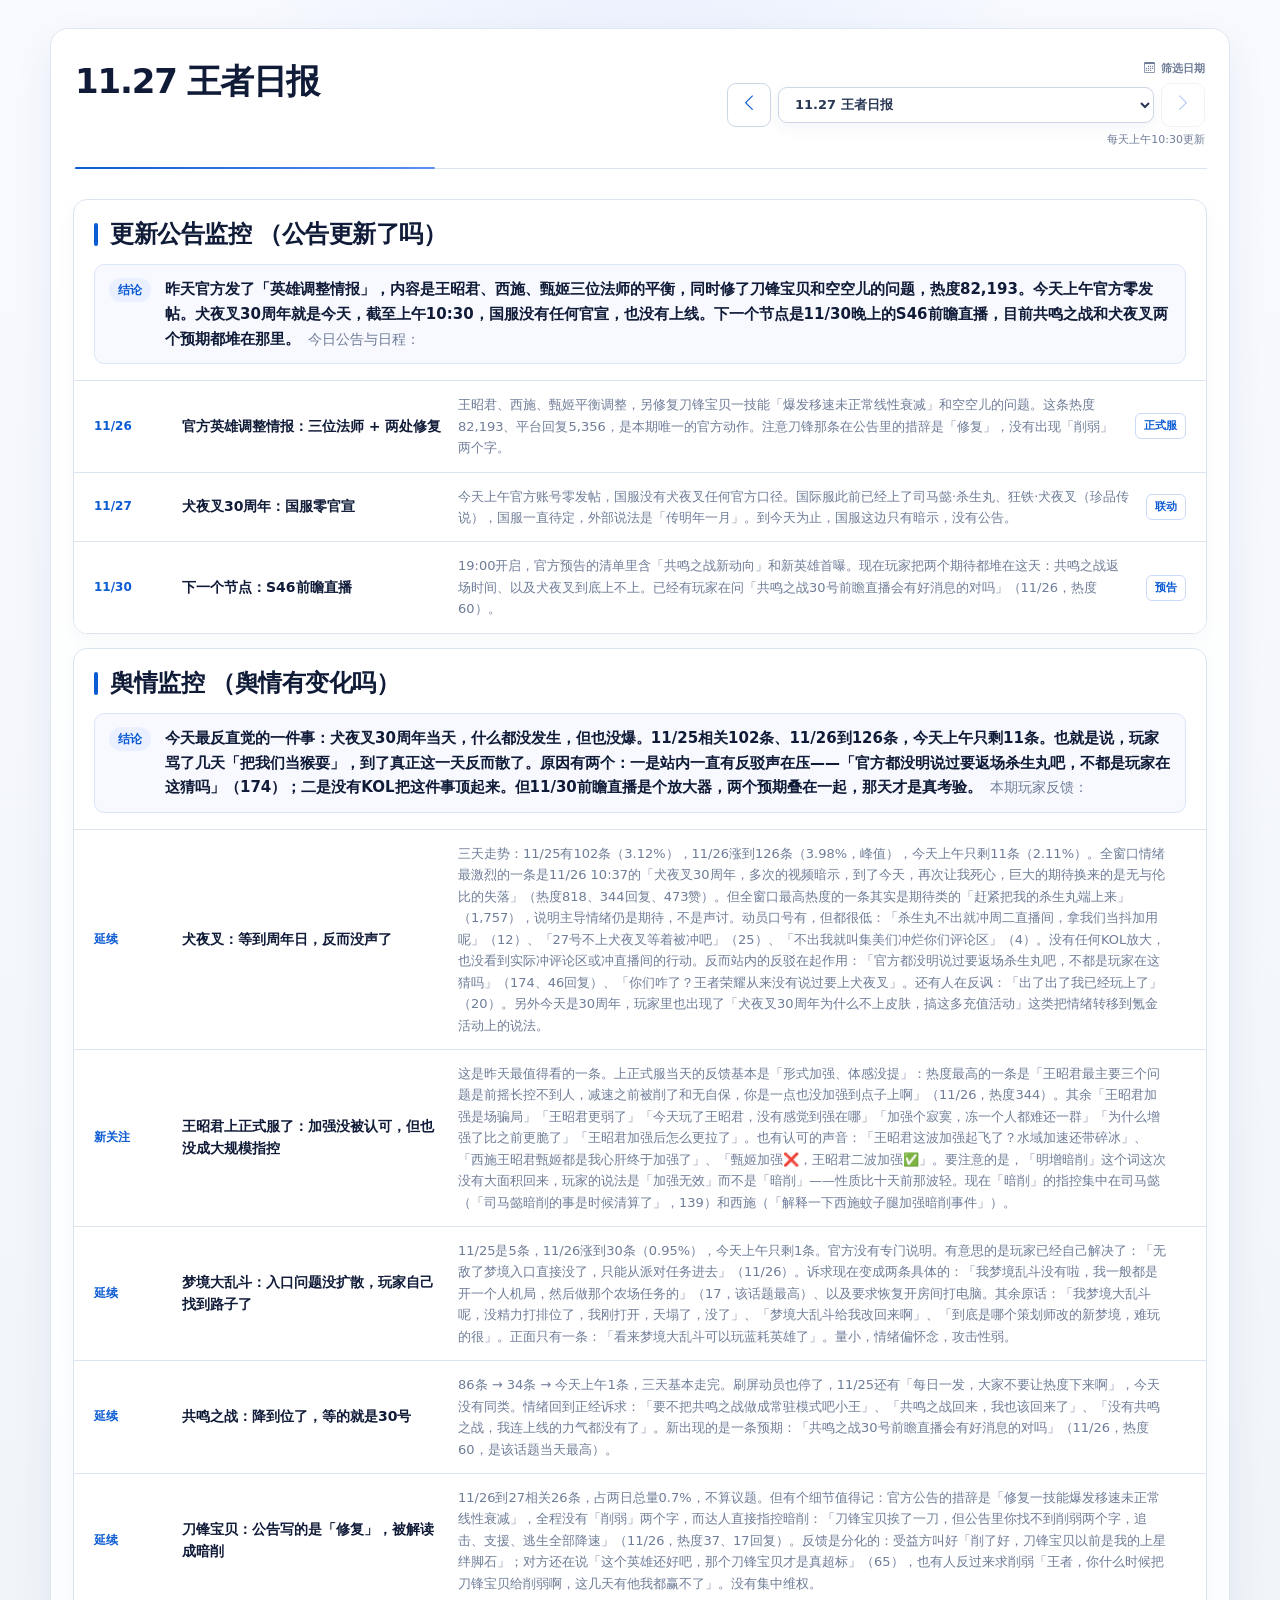
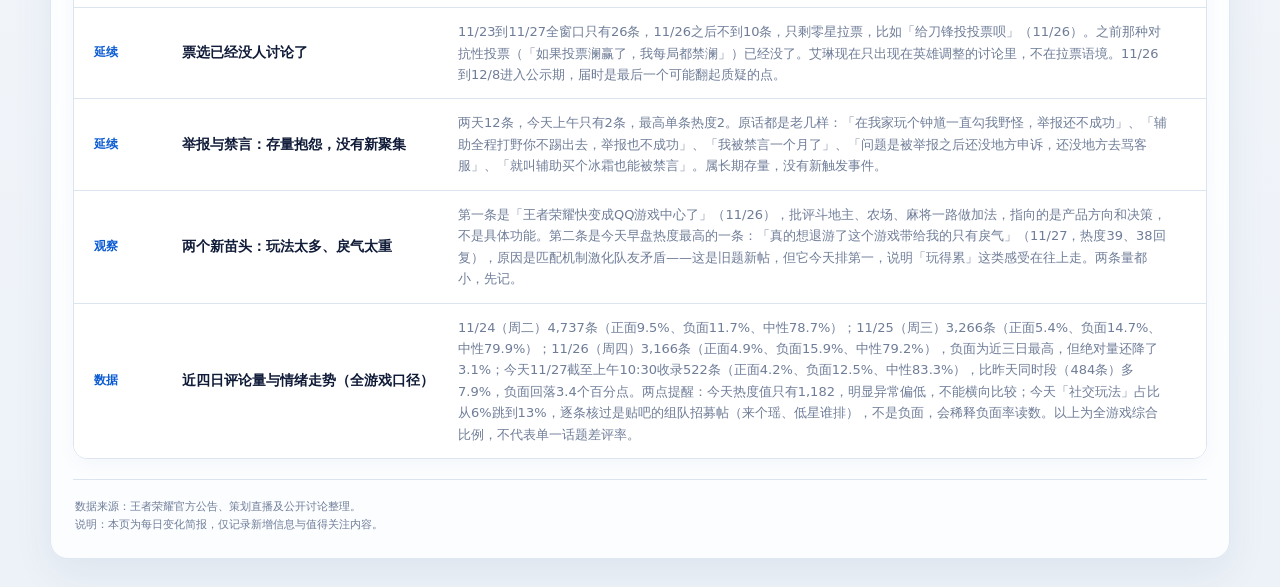
<file: index.html>
<!DOCTYPE html>
<html lang="zh-CN">
<head>
<meta charset="UTF-8">
<meta name="viewport" content="width=device-width, initial-scale=1.0">
<meta name="color-scheme" content="light">
<meta name="description" content="王者荣耀更新与舆情监控内部日报">
<title>王者荣耀 · 更新与舆情监控</title>
<link rel="icon" href="data:,">
<link rel="preconnect" href="https://cdn.jsdelivr.net" crossorigin>
<link rel="stylesheet" href="https://cdn.jsdelivr.net/npm/bootstrap-icons@1.11.3/font/bootstrap-icons.min.css">
<style>
  :root {
    color-scheme: light;
    --page: #f3f6fb;
    --surface: #ffffff;
    --surface-soft: #f8faff;
    --ink: #101b38;
    --text: #293754;
    --muted: #6f7d98;
    --line: #dce4f0;
    --line-strong: #cbd6e6;
    --blue: #0b5bd3;
    --blue-soft: #edf4ff;
    --green: #0a9953;
    --green-soft: #f0fbf5;
    --green-line: #a9dfc3;
    --red: #e22d2d;
    --red-soft: #fff5f4;
    --red-line: #f2b8b4;
    --amber: #b86c08;
    --shadow: 0 14px 42px rgba(28, 53, 94, 0.07);
    --radius: 14px;
  }

  * { box-sizing: border-box; }

  html { scroll-behavior: smooth; }

  body {
    margin: 0;
    background:
      radial-gradient(circle at 50% -180px, rgba(56, 114, 226, 0.1), transparent 440px),
      linear-gradient(180deg, #f8faff 0%, var(--page) 54%, #edf2f8 100%);
    color: var(--text);
    font-family: "Microsoft YaHei", "PingFang SC", "Noto Sans SC", system-ui, sans-serif;
    font-size: 15px;
    line-height: 1.65;
    -webkit-font-smoothing: antialiased;
  }

  a { color: inherit; }

  .skip-link {
    position: fixed;
    top: 10px;
    left: 10px;
    z-index: 10;
    transform: translateY(-150%);
    padding: 8px 12px;
    border-radius: 8px;
    background: var(--ink);
    color: #fff;
  }

  .skip-link:focus { transform: translateY(0); }

  .report {
    width: min(1180px, calc(100% - 32px));
    margin: 28px auto;
    padding: 0 22px 22px;
    overflow: hidden;
    border: 1px solid #dfe7f2;
    border-radius: 18px;
    background: linear-gradient(180deg, #ffffff 0%, #fbfdff 100%);
    box-shadow: var(--shadow);
  }

  .masthead {
    position: relative;
    display: flex;
    align-items: flex-start;
    justify-content: space-between;
    gap: 24px;
    padding: 32px 2px 20px;
    border-bottom: 1px solid var(--line);
  }

  .masthead::after {
    position: absolute;
    bottom: -1px;
    left: 2px;
    width: min(32%, 360px);
    height: 2px;
    border-radius: 2px;
    background: linear-gradient(90deg, var(--blue), #5f8ff0);
    content: "";
  }

  .masthead h1 {
    margin: 0;
    color: var(--ink);
    font-size: clamp(25px, 3vw, 34px);
    line-height: 1.22;
    letter-spacing: -0.035em;
  }

  .masthead-meta {
    display: grid;
    flex: 0 0 auto;
    justify-items: end;
    gap: 5px;
    color: var(--muted);
    font-size: 13px;
    line-height: 1.5;
    text-align: right;
  }

  .date-filter-label {
    display: inline-flex;
    align-items: center;
    gap: 6px;
    color: var(--muted);
    font-size: 11px;
    font-weight: 700;
  }

  .date-control-row {
    display: flex;
    align-items: center;
    gap: 7px;
  }

  .date-select {
    min-width: 156px;
    height: 36px;
    padding: 0 32px 0 12px;
    border: 1px solid var(--line-strong);
    border-radius: 9px;
    outline: none;
    background-color: rgba(255, 255, 255, 0.9);
    color: var(--text);
    font: inherit;
    font-size: 13px;
    font-weight: 800;
    font-variant-numeric: tabular-nums;
    cursor: pointer;
    box-shadow: 0 5px 16px rgba(28, 53, 94, 0.05), inset 0 1px 0 #fff;
    transition: border-color 0.18s ease, box-shadow 0.18s ease;
  }

  .date-select:hover { border-color: #aebdd3; }
  .date-select:focus-visible {
    border-color: var(--blue);
    box-shadow: 0 0 0 3px rgba(11, 91, 211, 0.13), 0 5px 16px rgba(28, 53, 94, 0.05);
  }

  .refresh-note { color: var(--muted); font-size: 11px; }

  .compact-report-nav {
    display: none;
    width: 44px;
    height: 44px;
    place-items: center;
    border: 1px solid var(--line-strong);
    border-radius: 9px;
    background: rgba(255, 255, 255, 0.9);
    color: var(--blue);
    font-size: 18px;
    cursor: pointer;
  }

  .compact-report-nav:focus-visible {
    outline: 3px solid rgba(11, 91, 211, 0.16);
    outline-offset: 1px;
  }

  .compact-report-nav:disabled { opacity: 0.3; cursor: not-allowed; }

  .report-nav {
    position: fixed;
    top: 50%;
    z-index: 6;
    display: grid;
    width: 62px;
    height: 82px;
    place-items: center;
    border: 1px solid rgba(156, 176, 207, 0.52);
    border-radius: 18px;
    background: rgba(255, 255, 255, 0.5);
    color: var(--blue);
    font-size: 40px;
    opacity: 0.5;
    cursor: pointer;
    box-shadow: 0 12px 32px rgba(28, 53, 94, 0.09), inset 0 1px 0 rgba(255, 255, 255, 0.9);
    transform: translateY(-50%);
    backdrop-filter: blur(12px);
    transition: opacity 0.18s ease, transform 0.18s ease, background-color 0.18s ease, box-shadow 0.18s ease;
  }

  .report-nav i {
    line-height: 1;
    -webkit-text-stroke: 0.45px currentColor;
  }

  .report-nav:hover,
  .report-nav:focus-visible {
    opacity: 0.92;
    background: rgba(255, 255, 255, 0.88);
    box-shadow: 0 16px 40px rgba(28, 53, 94, 0.14), inset 0 1px 0 #fff;
    transform: translateY(-50%) scale(1.04);
  }

  .report-nav:focus-visible { outline: 3px solid rgba(11, 91, 211, 0.16); outline-offset: 3px; }
  .report-nav:disabled { opacity: 0.16; cursor: not-allowed; filter: grayscale(0.35); }
  .report-nav:disabled:hover { background: rgba(255, 255, 255, 0.5); transform: translateY(-50%); box-shadow: 0 12px 32px rgba(28, 53, 94, 0.09); }
  .report-nav--prev { left: max(18px, calc(50% - 700px)); }
  .report-nav--next { right: max(18px, calc(50% - 700px)); }

  main { padding-top: 30px; }

  .metrics {
    display: grid;
    grid-template-columns: repeat(3, minmax(0, 1fr));
    border: 1px solid var(--line);
    border-radius: var(--radius);
    background: linear-gradient(115deg, #fbfdff 0%, #f4f8ff 52%, #fbfdff 100%);
    box-shadow: inset 0 1px 0 rgba(255, 255, 255, 0.9), 0 8px 24px rgba(28, 53, 94, 0.04);
  }

  .metric {
    display: grid;
    grid-template-columns: 48px 1fr;
    gap: 14px;
    min-width: 0;
    padding: 24px 26px;
    transition: background-color 0.18s ease;
  }

  .metric:hover { background: rgba(237, 244, 255, 0.46); }

  .metric + .metric { border-left: 1px solid var(--line); }

  .metric-mark {
    display: grid;
    width: 46px;
    height: 46px;
    place-items: center;
    border-radius: 50%;
    border: 1px solid #dce8fb;
    background: linear-gradient(145deg, #f8fbff, #e4efff);
    color: var(--blue);
    font-size: 21px;
    font-weight: 800;
    box-shadow: 0 7px 18px rgba(11, 91, 211, 0.1), inset 0 1px 0 #fff;
  }

  .metric-mark i { display: block; line-height: 1; }

  .metric-label {
    display: block;
    margin-bottom: 2px;
    color: var(--muted);
    font-size: 13px;
  }

  .metric-value {
    display: block;
    overflow-wrap: anywhere;
    color: var(--blue);
    font-size: clamp(22px, 2.6vw, 31px);
    font-weight: 800;
    line-height: 1.3;
    letter-spacing: -0.03em;
    font-variant-numeric: tabular-nums;
  }

  .metric-value small {
    font-size: 0.58em;
    font-weight: 700;
    letter-spacing: 0;
  }

  .section {
    margin-top: 20px;
    padding: 22px 18px 18px;
    border: 1px solid var(--line);
    border-radius: var(--radius);
    background: linear-gradient(180deg, #ffffff 0%, #fcfdff 100%);
    box-shadow: 0 7px 24px rgba(28, 53, 94, 0.035), inset 0 1px 0 #fff;
  }

  .section-heading {
    display: flex;
    align-items: baseline;
    justify-content: space-between;
    gap: 20px;
    margin-bottom: 18px;
  }

  .section-heading h2 {
    position: relative;
    margin: 0;
    padding-left: 16px;
    color: var(--ink);
    font-size: 24px;
    line-height: 1.25;
    letter-spacing: -0.02em;
  }

  .section-heading h2::before {
    position: absolute;
    top: 4px;
    bottom: 3px;
    left: 0;
    width: 4px;
    border-radius: 3px;
    background: var(--blue);
    content: "";
  }

  .title-count {
    color: var(--muted);
    font-size: 13px;
    font-weight: 500;
    letter-spacing: 0;
  }

  .section-note {
    color: var(--muted);
    font-size: 12px;
    text-align: right;
  }

  .brief-report {
    display: grid;
    gap: 14px;
  }

  [hidden] { display: none !important; }

  .brief-section {
    border: 1px solid var(--line);
    border-radius: var(--radius);
    background: #fff;
    box-shadow: 0 6px 20px rgba(28, 53, 94, 0.03);
    overflow: hidden;
  }

  .brief-section .section-heading {
    margin: 0;
    padding: 19px 20px 15px;
  }

  .brief-section .section-heading h2 small {
    margin-left: 7px;
    color: inherit;
    font-size: inherit;
    font-weight: inherit;
    letter-spacing: inherit;
  }

  .brief-conclusion {
    display: flex;
    gap: 14px;
    align-items: baseline;
    margin: 0 20px 16px;
    padding: 12px 14px;
    border: 1px solid #dce6fa;
    border-radius: 10px;
    background: #f7f9ff;
  }

  .brief-conclusion-label {
    flex: 0 0 auto;
    padding: 3px 9px;
    border-radius: 999px;
    background: #eaf0ff;
    color: var(--blue);
    font-size: 12px;
    font-weight: 800;
    line-height: 1.5;
  }

  .brief-conclusion-copy {
    margin: 0;
    color: var(--muted);
    font-size: 14px;
    line-height: 1.65;
  }

  .brief-conclusion-copy strong {
    margin-right: 8px;
    color: var(--ink);
    font-size: 15px;
  }

  .brief-row-list { border-top: 1px solid var(--line); }

  .brief-row {
    display: grid;
    grid-template-columns: 72px minmax(170px, 260px) minmax(0, 1fr) auto;
    gap: 16px;
    align-items: center;
    min-height: 62px;
    padding: 13px 20px;
    background: #fff;
  }

  .brief-row + .brief-row { border-top: 1px solid var(--line); }
  .brief-row:hover { background: #fbfcff; }

  .brief-row-lead {
    color: var(--blue);
    font-size: 12px;
    font-weight: 800;
    white-space: nowrap;
  }

  .brief-row-title {
    color: var(--ink);
    font-size: 14px;
    font-weight: 800;
    line-height: 1.55;
  }

  .brief-row-copy {
    color: var(--muted);
    font-size: 13px;
    line-height: 1.65;
  }

  .brief-row-tag {
    padding: 3px 8px;
    border: 1px solid #c9dafa;
    border-radius: 6px;
    color: var(--blue);
    font-size: 11px;
    font-weight: 800;
    white-space: nowrap;
  }

  .brief-row.starred { background: #fffdf5; }
  .brief-row.starred:hover { background: #fffaf0; }

  .brief-row.starred .brief-row-lead {
    display: inline-flex;
    gap: 7px;
    align-items: center;
    color: #aa6b00;
  }

  .brief-row.starred .brief-row-lead i { color: #f0ad19; font-size: 16px; }
  .brief-row.starred .brief-row-title { color: #8d5700; }
  .brief-row.starred .brief-row-tag { border-color: #dfbb61; color: #9b6500; }

  .focus-card {
    position: relative;
    display: grid;
    grid-template-columns: minmax(0, 1.25fr) minmax(240px, 0.75fr);
    gap: 28px;
    padding: 24px;
    border: 1px solid var(--green-line);
    border-radius: 11px;
    background: linear-gradient(120deg, #f7fff9 0%, #edf9f3 70%, #f8fffb 100%);
    box-shadow: inset 0 1px 0 rgba(255, 255, 255, 0.9), 0 8px 22px rgba(10, 153, 83, 0.05);
    overflow: hidden;
  }

  .focus-card::after {
    position: absolute;
    top: -90px;
    right: -70px;
    width: 250px;
    height: 250px;
    border-radius: 50%;
    background: radial-gradient(circle, rgba(68, 190, 125, 0.1), transparent 68%);
    pointer-events: none;
    content: "";
  }

  .focus-title-row {
    display: flex;
    align-items: center;
    gap: 15px;
    margin-bottom: 12px;
  }

  .focus-title-row > div { min-width: 0; }

  .focus-icon {
    position: relative;
    z-index: 1;
    display: grid;
    flex: 0 0 48px;
    width: 48px;
    height: 48px;
    place-items: center;
    border: 1px solid rgba(255, 255, 255, 0.8);
    border-radius: 50%;
    background: linear-gradient(145deg, #18af67, #078947);
    color: #fff;
    font-size: 21px;
    box-shadow: 0 8px 20px rgba(10, 153, 83, 0.2), inset 0 1px 0 rgba(255, 255, 255, 0.28);
  }

  .eyebrow {
    display: inline-flex;
    align-items: center;
    width: fit-content;
    margin-bottom: 10px;
    padding: 4px 10px;
    border: 1px solid currentColor;
    border-radius: 999px;
    font-size: 12px;
    font-weight: 800;
    line-height: 1.35;
  }

  .eyebrow.good { color: var(--green); background: #fff; }
  .eyebrow.risk { color: var(--red); background: #fff; }

  .focus-card h3 {
    margin: 0;
    color: var(--green);
    font-size: clamp(25px, 3vw, 36px);
    line-height: 1.2;
    letter-spacing: -0.03em;
  }

  .focus-card p { margin: 0; font-size: 16px; }

  .focus-proof {
    position: relative;
    z-index: 1;
    align-self: stretch;
    padding-left: 28px;
    border-left: 1px solid var(--green-line);
  }

  .proof-label {
    display: inline-flex;
    align-items: center;
    gap: 7px;
    color: var(--muted);
    font-size: 12px;
  }

  .proof-value {
    margin: 7px 0 5px;
    color: var(--green);
    font-size: clamp(25px, 3vw, 36px);
    font-weight: 800;
    line-height: 1.2;
    letter-spacing: -0.035em;
    font-variant-numeric: tabular-nums;
    text-shadow: 0 2px 10px rgba(10, 153, 83, 0.08);
  }

  .proof-note { color: #4b6b5a; font-size: 12px; }

  .risk-panel {
    display: grid;
    grid-template-columns: 190px minmax(0, 1fr);
    margin-top: 14px;
    border: 1px solid var(--red-line);
    border-radius: 11px;
    background: linear-gradient(112deg, #fffafa 0%, #fff3f2 100%);
    box-shadow: inset 0 1px 0 rgba(255, 255, 255, 0.8), 0 7px 20px rgba(226, 45, 45, 0.035);
    overflow: hidden;
  }

  .risk-label {
    display: flex;
    flex-direction: column;
    align-items: flex-start;
    justify-content: center;
    gap: 8px;
    padding: 20px;
    border-right: 1px solid #f2cbc8;
    background: linear-gradient(145deg, rgba(255, 255, 255, 0.72), rgba(255, 245, 244, 0.42));
  }

  .risk-heading-icon,
  .risk-item-icon {
    display: grid;
    place-items: center;
    border-radius: 50%;
    background: linear-gradient(145deg, #f63d3d, #d82020);
    color: #fff;
    box-shadow: 0 6px 16px rgba(226, 45, 45, 0.18), inset 0 1px 0 rgba(255, 255, 255, 0.25);
  }

  .risk-heading-icon { width: 34px; height: 34px; font-size: 17px; }
  .risk-item-icon { width: 30px; height: 30px; font-size: 15px; }

  .risk-label strong { color: var(--red); font-size: 20px; }
  .risk-label > span:not(.risk-heading-icon) { color: #8d5d60; font-size: 12px; }

  .risk-list { margin: 0; padding: 6px 18px; list-style: none; display: flex; flex-direction: column; justify-content: center; }

  .risk-item {
    display: grid;
    grid-template-columns: 30px minmax(190px, 0.42fr) minmax(0, 1fr) auto;
    gap: 16px;
    align-items: center;
    padding: 15px 0;
  }

  .risk-item + .risk-item { border-top: 1px solid #f2d6d3; }

  .risk-name { color: var(--red); font-weight: 800; }
  .risk-copy { color: #695456; font-size: 13px; }

  .risk-status {
    padding: 3px 9px;
    border: 1px solid rgba(226, 45, 45, 0.28);
    border-radius: 7px;
    background: rgba(255, 255, 255, 0.66);
    color: var(--red);
    font-size: 12px;
    font-weight: 800;
    white-space: nowrap;
  }

  .update-group + .update-group { margin-top: 20px; }

  .update-group-title {
    display: flex;
    align-items: center;
    gap: 9px;
    margin: 0 0 8px;
    color: var(--blue);
    font-size: 17px;
  }

  .group-index {
    display: inline-grid;
    width: 26px;
    height: 26px;
    place-items: center;
    border-radius: 7px;
    border: 1px solid #dce8fb;
    background: linear-gradient(145deg, #f7faff, #e6f0ff);
    font-size: 14px;
    font-variant-numeric: tabular-nums;
    box-shadow: 0 4px 12px rgba(11, 91, 211, 0.07), inset 0 1px 0 #fff;
  }

  .update-table {
    overflow: hidden;
    border: 1px solid var(--line);
    border-radius: 10px;
    background: #fff;
    box-shadow: inset 0 1px 0 #fff;
  }

  .update-row {
    display: grid;
    grid-template-columns: minmax(185px, 0.34fr) minmax(0, 1fr) auto;
    min-height: 48px;
    align-items: center;
    transition: background-color 0.18s ease;
  }

  .update-row:hover { background: #f8fbff; }

  .update-row + .update-row { border-top: 1px solid var(--line); }

  .update-name,
  .update-copy,
  .update-tag { padding: 11px 16px; }

  .update-name { color: var(--blue); font-weight: 800; }
  .update-copy { border-left: 1px solid var(--line); color: var(--text); font-size: 13px; }

  .update-tag {
    color: var(--muted);
    font-size: 11px;
    font-weight: 700;
    white-space: nowrap;
  }

  .update-tag::before {
    display: inline-block;
    width: 5px;
    height: 5px;
    margin-right: 6px;
    border-radius: 50%;
    background: #8aa5cf;
    vertical-align: 2px;
    content: "";
  }

  .topic-board {
    border: 1px solid var(--line);
    border-radius: 10px;
    background: var(--surface);
    overflow: hidden;
    box-shadow: inset 0 1px 0 #fff;
  }

  .topic-board-head,
  .topic-row {
    display: grid;
    grid-template-columns: 92px minmax(0, 1fr) minmax(190px, 0.34fr);
    gap: 20px;
    align-items: center;
  }

  .topic-board-head {
    padding: 11px 18px;
    border-bottom: 1px solid var(--line);
    background: var(--surface-soft);
    color: var(--muted);
    font-size: 11px;
  }

  .topic-ranking { margin: 0; padding: 0; list-style: none; }

  .topic-row { min-height: 76px; padding: 14px 18px; transition: background-color 0.18s ease; }
  .topic-row + .topic-row { border-top: 1px solid var(--line); }
  .topic-row:hover { background: #f8fbff; }

  .topic-rank {
    display: grid;
    width: 30px;
    height: 30px;
    place-items: center;
    border-radius: 8px;
    background: #98a4b6;
    color: #fff;
    box-shadow: 0 5px 12px rgba(73, 91, 122, 0.14), inset 0 1px 0 rgba(255, 255, 255, 0.25);
  }

  .topic-rank small { display: none; }
  .topic-rank strong {
    font-size: 15px;
    line-height: 1;
    font-variant-numeric: tabular-nums;
  }

  .topic-row:nth-child(1) .topic-rank { background: linear-gradient(145deg, #f04438, #d92d20); }
  .topic-row:nth-child(2) .topic-rank { background: linear-gradient(145deg, #ff8a34, #f15a16); }
  .topic-row:nth-child(3) .topic-rank { background: linear-gradient(145deg, #f6b914, #e89a00); }

  .topic-main strong { display: block; color: var(--ink); font-size: 15px; }
  .topic-main span { display: block; margin-top: 4px; color: var(--muted); font-size: 12px; }
  .topic-signal { color: var(--blue); font-size: 12px; font-weight: 700; }

  .method-note {
    margin: 16px 2px 0;
    color: var(--muted);
    font-size: 11px;
  }

  .section-rail {
    position: fixed;
    top: auto;
    bottom: calc(50% + 64px);
    left: calc(50% + 610px);
    z-index: 5;
    display: grid;
    width: 132px;
    overflow: hidden;
    border: 1px solid var(--line);
    border-radius: 12px;
    background: linear-gradient(180deg, rgba(255, 255, 255, 0.97), rgba(247, 250, 255, 0.95));
    box-shadow: 0 12px 35px rgba(28, 53, 94, 0.09);
    backdrop-filter: blur(12px);
  }

  .section-rail a {
    display: grid;
    grid-template-columns: 24px 1fr;
    gap: 8px;
    align-items: center;
    min-height: 52px;
    padding: 10px 12px;
    color: var(--muted);
    font-size: 12px;
    font-weight: 700;
    text-decoration: none;
    transition: color 0.18s ease, background 0.18s ease;
  }

  .section-rail a + a { border-top: 1px solid var(--line); }
  .section-rail a:hover,
  .section-rail a:focus-visible,
  .section-rail a[aria-current="true"] { color: var(--blue); background: var(--blue-soft); }

  .section-rail b {
    color: inherit;
    font-size: 15px;
    font-variant-numeric: tabular-nums;
  }

  footer {
    margin-top: 20px;
    padding: 18px 2px 2px;
    border-top: 1px solid var(--line);
    color: var(--muted);
    font-size: 11px;
  }

  .sr-only {
    position: absolute;
    width: 1px;
    height: 1px;
    padding: 0;
    margin: -1px;
    overflow: hidden;
    clip: rect(0, 0, 0, 0);
    white-space: nowrap;
    border: 0;
  }

  @media (max-width: 900px) {
    .report { width: min(100% - 20px, 760px); margin: 10px auto; }
    .metrics { grid-template-columns: 1fr; }
    .metric + .metric { border-top: 1px solid var(--line); border-left: 0; }
    .focus-card { grid-template-columns: 1fr; }
    .focus-proof { padding: 18px 0 0; border-top: 1px solid var(--green-line); border-left: 0; }
    .risk-panel { grid-template-columns: 150px minmax(0, 1fr); }
    .risk-label { padding: 16px; }
    .risk-item { grid-template-columns: 30px minmax(180px, 0.5fr) minmax(0, 1fr); gap: 12px 16px; }
    .risk-status { grid-column: 1 / -1; }
  }

  @media (max-width: 1499px) {
    .section-rail { display: none; }
  }

  @media (max-height: 560px) {
    .section-rail { display: none; }
  }

  @media (max-width: 1419px) {
    .report-nav { display: none; }
    .compact-report-nav { display: grid; }
  }

  @media (max-width: 620px) {
    body { font-size: 14px; }
    .report { width: 100%; margin: 0; padding: 0 12px 16px; border: 0; border-radius: 0; box-shadow: none; }
    .masthead { flex-direction: column; gap: 14px; padding: 22px 2px 16px; }
    .masthead h1 { font-size: 24px; }
    .masthead-meta { width: 100%; justify-items: start; text-align: left; }
    .date-control-row { width: 100%; }
    .date-select { flex: 1; min-width: 0; }
    main { padding-top: 18px; }
    .metric { grid-template-columns: 40px 1fr; padding: 17px 16px; }
    .metric-mark { width: 38px; height: 38px; font-size: 18px; }
    .metric-value { font-size: 23px; }
    .section { margin-top: 12px; padding: 18px 12px 12px; }
    .section-heading { align-items: flex-start; margin-bottom: 14px; }
    .section-heading h2 { font-size: 20px; }
    .section-note { max-width: 120px; }
    .brief-section .section-heading { margin: 0; padding: 17px 14px 13px; }
    .brief-conclusion {
      gap: 10px;
      margin: 0 14px 13px;
      padding: 11px 12px;
    }
    .brief-conclusion-copy strong { display: block; margin: 0 0 2px; }
    .brief-row {
      grid-template-columns: 56px minmax(0, 1fr);
      gap: 4px 12px;
      align-items: start;
      min-height: 0;
      padding: 13px 14px;
    }
    .brief-row-title,
    .brief-row-copy,
    .brief-row-tag { grid-column: 2; }
    .brief-row-tag { width: fit-content; margin-top: 3px; }
    .focus-card { gap: 18px; padding: 18px; }
    .focus-card h3 { font-size: 28px; }
    .focus-card p { font-size: 14px; }
    .risk-panel { grid-template-columns: 1fr; }
    .risk-label { padding: 14px; border-right: 0; border-bottom: 1px solid #f2cbc8; }
    .risk-list { padding: 0 14px; }
    .risk-item { grid-template-columns: 30px minmax(0, 1fr); gap: 5px 10px; }
    .risk-item-icon { grid-row: 1 / span 3; }
    .risk-copy,
    .risk-status { grid-column: 2; }
    .update-row { grid-template-columns: 1fr; padding: 11px 13px; }
    .update-name,
    .update-copy,
    .update-tag { padding: 0; }
    .update-copy { margin-top: 5px; border-left: 0; }
    .update-tag { margin-top: 7px; }
    .topic-board-head { display: none; }
    .topic-row { grid-template-columns: 54px minmax(0, 1fr); gap: 12px; padding: 14px; }
    .topic-signal { grid-column: 2; }
  }

  @media (prefers-reduced-motion: reduce) {
    html { scroll-behavior: auto; }
    *, *::before, *::after { transition-duration: 0.001ms !important; }
  }
</style>
</head>
<body>
<a class="skip-link" href="#main-content">跳到主要内容</a>
<button class="report-nav report-nav--prev" id="previous-report" type="button" aria-label="查看上一期报告">
  <i class="bi bi-chevron-left" aria-hidden="true"></i>
</button>
<button class="report-nav report-nav--next" id="next-report" type="button" aria-label="查看下一期报告">
  <i class="bi bi-chevron-right" aria-hidden="true"></i>
</button>
<nav class="section-rail" id="section-rail" aria-label="页面章节"></nav>
<div class="report">
  <header class="masthead">
    <h1 id="report-title"></h1>
    <div class="masthead-meta">
      <span class="date-filter-label"><i class="bi bi-calendar3" aria-hidden="true"></i>筛选日期</span>
      <div class="date-control-row">
        <button class="compact-report-nav" id="compact-previous-report" type="button" aria-label="查看上一期报告">
          <i class="bi bi-chevron-left" aria-hidden="true"></i>
        </button>
        <label class="sr-only" for="report-date-select">选择报告日期</label>
        <select class="date-select" id="report-date-select"></select>
        <button class="compact-report-nav" id="compact-next-report" type="button" aria-label="查看下一期报告">
          <i class="bi bi-chevron-right" aria-hidden="true"></i>
        </button>
      </div>
      <span class="refresh-note">每天上午10:30更新</span>
    </div>
  </header>

  <main id="main-content">
    <div class="brief-report" id="brief-report" hidden>
      <section class="brief-section" id="brief-updates" aria-labelledby="brief-updates-title">
        <div class="section-heading">
          <h2 id="brief-updates-title">更新公告监控<small>（公告更新了吗）</small></h2>
        </div>
        <div id="brief-update-conclusion"></div>
        <div class="brief-row-list" id="brief-update-list"></div>
      </section>

      <section class="brief-section" id="brief-changes" aria-labelledby="brief-changes-title">
        <div class="section-heading">
          <h2 id="brief-changes-title">舆情监控<small>（舆情有变化吗）</small></h2>
        </div>
        <div id="brief-change-conclusion"></div>
        <div class="brief-row-list" id="daily-change-list"></div>
      </section>
    </div>

    <div id="full-report">
    <section class="metrics" aria-label="本期关键数据">
      <div class="metric">
        <span class="metric-mark" aria-hidden="true"><i class="bi bi-chat-square-dots-fill"></i></span>
        <div>
          <span class="metric-label">评论总量</span>
          <strong class="metric-value"><span id="comment-total"></span> <small>条</small></strong>
        </div>
      </div>
      <div class="metric">
        <span class="metric-mark" aria-hidden="true"><i class="bi bi-clock"></i></span>
        <div>
          <span class="metric-label">更新时间</span>
          <strong class="metric-value">每天上午10:30</strong>
        </div>
      </div>
      <div class="metric">
        <span class="metric-mark" aria-hidden="true"><i class="bi bi-star"></i></span>
        <div>
          <span class="metric-label">最值得关注</span>
          <strong class="metric-value" id="metric-highlight"></strong>
        </div>
      </div>
    </section>

    <section class="section" id="recommendation" aria-labelledby="focus-title">
      <div class="section-heading">
        <h2 id="focus-title">值得关注</h2>
        <span class="section-note">本期正向表现与重点争议</span>
      </div>

      <article class="focus-card">
        <div>
          <div class="focus-title-row">
            <span class="focus-icon" aria-hidden="true"><i class="bi bi-trophy-fill"></i></span>
            <div>
              <span class="eyebrow good" id="focus-eyebrow"></span>
              <h3 id="focus-name"></h3>
            </div>
          </div>
          <p id="focus-copy"></p>
        </div>
        <div class="focus-proof">
          <span class="proof-label"><i class="bi bi-hand-thumbs-up-fill" aria-hidden="true"></i><span id="proof-label"></span></span>
          <div class="proof-value" id="proof-value"></div>
          <div class="proof-note" id="proof-note"></div>
        </div>
      </article>

      <div class="risk-panel">
        <div class="risk-label">
          <span class="risk-heading-icon" aria-hidden="true"><i class="bi bi-exclamation-lg"></i></span>
          <strong>舆情风险</strong>
          <span id="risk-count"></span>
        </div>
        <ul class="risk-list" id="risk-list"></ul>
      </div>
    </section>

    <section class="section" id="sentiment" aria-labelledby="sentiment-title">
      <div class="section-heading">
        <h2 id="sentiment-title">近期话题讨论度<small class="title-count">（本周统计 <span id="sentiment-count"></span> 条评论）</small></h2>
        <span class="section-note">近7日话题讨论热度</span>
      </div>

      <div class="topic-board">
        <div class="topic-board-head" aria-hidden="true">
          <span>排名</span>
          <span>话题与讨论焦点</span>
          <span>热度依据</span>
        </div>
        <ol class="topic-ranking" id="topic-ranking"></ol>
      </div>
      <p class="method-note">说明：榜单用于回答“大家本周都在讨论什么”，按评论量、互动量与讨论持续度综合排序。</p>
    </section>

    <section class="section" id="updates-section" aria-labelledby="updates-title">
      <div class="section-heading">
        <h2 id="updates-title">更新内容</h2>
        <span class="section-note">玩法 → 商业化 → 运营活动</span>
      </div>
      <div id="updates"></div>
    </section>
    </div>
  </main>

  <footer id="report-footer"></footer>
</div>
<p class="sr-only" id="report-change-status" role="status" aria-live="polite"></p>

<script>
/* 历史日报入口：新增日期时追加一份报告，旧日期继续保留。 */
const BASE_UPDATES = [
  {
    title: "玩法",
    rows: [
      { name: "超极限狂潮", copy: "限时玩法。英雄技能冷却大幅缩短，体型随战斗变化，强调高频技能与爽感对抗。", tag: "已上线" },
      { name: "夏日农友节峡谷", copy: "主题玩法。峡谷加入身份牌与“种土豆”等互动，对局内完成目标可获得主题奖励。", tag: "已上线" },
      { name: "新英雄卢雅那", copy: "定位射手，核心玩法包含远程持续输出与致盲机制；英雄内容统一归入玩法。", tag: "已上线" }
    ]
  },
  {
    title: "商业化",
    rows: [
      { name: "澜·雾影狼魂", copy: "无双限定，祈愿抽取；本期监测显示保底成本约 400 元。", tag: "价格关注" },
      { name: "海月·真言先知", copy: "传说品质，8月8日上架，售价990点券。", tag: "皮肤" },
      { name: "百里守约·暗夜巡卫", copy: "传说品质，8月13日上架，售价990点券。", tag: "皮肤" },
      { name: "扁鹊·双面药师", copy: "史诗品质，通过活动免费获取。", tag: "福利" },
      { name: "心魔六耳·未来纪元", copy: "勇者品质，首周售价60点券。", tag: "皮肤" }
    ]
  },
  {
    title: "运营活动",
    rows: [
      { name: "夏日农友节", copy: "主题玩法与登录福利联动，围绕对局参与和主题奖励展开。", tag: "主题活动" },
      { name: "城市派对·青岛站", copy: "8月5日至8月9日开展线下城市活动。", tag: "线下" },
      { name: "明星农友赛", copy: "8月7日开展明星参与的主题对抗活动。", tag: "社区活动" }
    ]
  }
];

const REPORTS = {
  "2026-08-11": {
    layout: "full",
    title: "8.11 王者日报",
    date: "2026年8月11日",
    totalComments: "92,500",
    metricHighlight: "超极限狂潮",
    focus: {
      eyebrow: "舆情较好",
      tone: "good",
      name: "超极限狂潮",
      copy: "英雄技能冷却大幅缩短、体型随战斗夸张变化，玩法轻松爽快。玩家反馈娱乐性强，并催生大量趣味名场面（如关羽骑摩托、奥特曼乱入），社区呼吁转为常驻模式。",
      proofLabel: "外部表现",
      proofValue: "140 万点赞",
      proofNote: "本期监测到的相关视频最高点赞量"
    },
    risks: [
      {
        name: "周瑜剧情争议",
        copy: "争议集中于动画将周瑜塑造为诸葛亮的陪衬（“万年老二”），被玩家指为丑化角色；官方回应后仍需跟踪情绪回落。",
        status: "仍需跟踪"
      }
    ],
    updates: BASE_UPDATES,
    topics: [
      { name: "超极限狂潮", focus: "英雄体型被夸张放大，出现关羽骑着摩托车带着奥特曼这类被放大的搞笑名场面，玩家觉得非常有趣。", signal: "最高点赞视频 140 万" },
      { name: "澜·雾影狼魂皮肤", focus: "玩家对闪光海报高度赞扬，认为造型非常帅气；另有部分玩家认为技能特效品质未匹配无双定价。", signal: "海报口碑突出" },
      { name: "周瑜剧情争议", focus: "争议集中于动画将周瑜塑造为诸葛亮的陪衬（“万年老二”），被玩家指为丑化角色。", signal: "剧情争议持续" },
      { name: "新英雄卢雅那", focus: "玩家围绕致盲机制的强度与平衡性展开讨论，是本期值得关注的英雄设计话题。", signal: "单条视频最高 24.5 万赞" },
      { name: "夏日农友节峡谷", focus: "讨论集中在主题玩法、活动参与和福利内容。", signal: "玩法与福利讨论" }
    ]
  },
  "2026-08-12": {
    layout: "brief",
    title: "8.12 王者日报",
    date: "2026年8月12日",
    brief: {
      updateConclusion: {
        title: "有，但不大。",
        copy: "8月10日和11日各出了一次体验服更新："
      },
      updates: [
        {
          date: "8/10",
          title: "体验服停机维护",
          copy: "常规稳定性更新，无实质内容。",
          tag: "体验服"
        },
        {
          date: "8/11",
          title: "体验服不停机更新",
          copy: "含英雄调整（具体英雄因官网编码问题未能完整抓取，但NGA社区确认有平衡性改动）。",
          tag: "体验服"
        },
        {
          date: "持续中",
          title: "真正的大更新是8月6日夏日农友节",
          copy: "（8月8日澜无双·雾影狼魂上线、扁鹊史诗皮活动送、心魔六耳秒杀、妲己九尾返场、新英雄卢雅那等），都在3天窗口前已启动，目前仍在持续中（蔷薇之心今天截止）。",
          tag: "正式服"
        }
      ],
      changeConclusion: {
        title: "有，变化显著。",
        copy: "三个热点："
      },
      changes: [
        {
          name: "周瑜动画事件（8月9日爆发）",
          state: "热点1",
          copy: "《是王者啊》动画把周瑜欢迎会换成诸葛亮，激怒周瑜/小乔/曜等多群体，负面率~85%。制作组当日道歉承诺重做，8月10日起已降温。"
        },
        {
          name: "英雄平衡争议升温",
          state: "热点2",
          copy: "六耳猕猴/影/卢雅那等被指超标，8月11日策划直播点名15位超标+16位补强英雄。【战斗强度平衡性】讨论占比3天从10%翻到23%，仍在爬升。"
        },
        {
          name: "匹配机制争议",
          state: "热点3",
          copy: "策划直播宣布加入【负面信誉维度】优化排位算法，但玩家以质疑和讽刺为主（「策划承认连胜必连败了吗」）。",
          tag: "值得关注",
          starred: true
        },
        {
          name: "新皮肤（澜无双等）",
          state: "补充",
          copy: "舆情中性偏正面，无明显翻车。"
        }
      ]
    }
  },
  "2026-08-13": {
    layout: "brief",
    title: "8.13 王者日报",
    date: "2026年8月13日",
    brief: {
      updateConclusion: {
        title: "有新的。",
        copy: "最近 3 天（8.10–8.13）公告变化如下："
      },
      updates: [
        {
          date: "8/13",
          title: "正式服更新",
          copy: "苏烈-临界推演勇者皮肤上架（48 碎片可兑换）；弈星×诡秘之主新皮肤预热上线；累计充值等五档活动福利。",
          tag: "正式服"
        },
        {
          date: "8/11",
          title: "体验服不停机更新",
          copy: "英雄调整（具体数值未在公开搜索确认）。",
          tag: "体验服"
        },
        {
          date: "预告",
          title: "预告 / 爆料（未证实）",
          copy: "8.14 影×道诡异仙联动新皮上线、七夕狐妖小红娘皮肤返场；S45 新赛季前瞻直播、新英雄「王维」开测（自媒体消息）。",
          tag: "爆料"
        }
      ],
      changeConclusion: {
        title: "有变化。",
        copy: "两个新热点 + 常青吐槽无波动："
      },
      changes: [
        {
          name: "蔡文姬 / 澜「江东组」剧情争议",
          state: "热点1",
          copy: "（负面，8.12 集中爆发）：澜归入吴阵营，蔡文姬「魏回不去、吴进不去」，粉丝指责官方边缘化蔡文姬当工具人——「江东组什么活动都不带蔡蔡……蔡文姬是工具人吗？用完就丢」。价值认同类讨论 184→679 条，飙升。",
          starred: true
        },
        {
          name: "苏烈新皮肤「临界推演」",
          state: "热点2",
          copy: "（正面+调侃）：官方爆料热度 3.4 万+，科研主题获认可，玩家玩梗「每次出新皮也就换个电池🔋」。",
          tag: "舆情较好"
        },
        {
          name: "常青吐槽",
          state: "补充",
          copy: "平衡、匹配、皮肤定价无新波动。"
        }
      ]
    }
  },
  "2026-08-14": {
    layout: "brief",
    title: "8.14 王者日报",
    date: "2026年8月14日",
    brief: {
      updateConclusion: {
        title: "有新的，但不重要。",
        copy: "8/13 正式服更新 + 8/11 体验服调整，均为小更新："
      },
      updates: [
        {
          date: "8/13",
          title: "正式服不停机更新",
          copy: "苏烈新皮肤「临界推演」（勇者）进碎片商店，48 碎片兑换；百里守约新皮肤游戏内上架；狐妖小红娘联动返场；夏日农友节活动持续。",
          tag: "正式服"
        },
        {
          date: "8/11",
          title: "体验服不停机更新",
          copy: "蒙犽调整回退、钟无艳修复。",
          tag: "体验服"
        },
        {
          date: "预告",
          title: "预告 / 爆料（未证实）",
          copy: "曹操×道诡异仙联动皮肤预热；8/19 S45 新赛季速递直播（新英雄首曝）。",
          tag: "爆料"
        }
      ],
      changeConclusion: {
        title: "有变化，双主线。",
        copy: "上周价值观争议已降温，切换为："
      },
      changes: [
        {
          name: "蔡文姬剧情边缘化事件",
          state: "热点1",
          copy: "（8/12 新爆发，值得关注）：角色粉有组织地刷屏请愿（单日 450+ 条），不满「魏都回不去、江东不带她」的剧情悬空 + 官方二创只带澜不带蔡文姬——目前唯一有人组织、可能传到圈外的新热点。",
          starred: true
        },
        {
          name: "英雄平衡性争议",
          state: "热点2",
          copy: "热度仍第一（讨论占比 40~47%），但负面率已回落至 20% 附近，属「高讨论、可控」；吐槽集中在刮痧/超标/暗削（如「李白出无双皮肤削 170 护甲」）。"
        },
        {
          name: "整体状态",
          state: "补充",
          copy: "上周「价值观争议」已降温（负面 31.6% → 2~4%）；整体高讨论度、负面可控的平稳偏热状态。"
        }
      ]
    }
  },
  "2026-08-17": {
    layout: "brief",
    title: "8.17 王者日报",
    date: "2026年8月17日",
    brief: {
      updateConclusion: {
        title: "无变化。",
        copy: "8/15-17 官方渠道（正式服/体验服/皮肤/活动/平衡）无新增公告，最新仍是 8/14 体验服更新和 8/13 正式服版本更新。"
      },
      updates: [
        {
          date: "最新",
          title: "8/14 体验服更新（最近一次）",
          copy: "影/敖隐调整、蒙犽重新测试。",
          tag: "体验服"
        },
        {
          date: "最新",
          title: "8/13 正式服版本更新（上一期已记录）",
          copy: "苏烈临界推演、守约新皮、狐妖返场等。",
          tag: "正式服"
        },
        {
          date: "前瞻",
          title: "爆料未证实（B站流传）",
          copy: "8/18 更新：新英雄王维、曹操联动、七夕返场，可当前瞻留意。",
          tag: "爆料"
        }
      ],
      changeConclusion: {
        title: "有变化。",
        copy: "新版本预热 + 澜无双争议，负面占比连续 3 日下降："
      },
      changes: [
        {
          name: "8/18-20 版本更新预热刷屏",
          state: "热点1",
          copy: "新英雄王维（法刺）、曹操联动皮肤、狐妖小红娘返场、七夕情侣皮返场、30 抽/限时点券福利，整体期待偏正面。"
        },
        {
          name: "澜新无双皮肤争议",
          state: "热点2",
          copy: "「氪了才发现是幽默鲨匕男」，品质 vs 定价不匹配，属口碑分裂点。"
        },
        {
          name: "整体趋势",
          state: "补充",
          copy: "负面占比连续 3 日下降（18.2%→15.9%→12.9%），讨论热度从 8/13 高点回落，没有哪件事单独闹大；但英雄平衡（卢雅那/姬小满「超标」争论）与匹配机制（「运气游戏」）仍被反复抱怨，王维上线后的强度是下一个观察点。"
        }
      ]
    }
  },
  "2026-08-18": {
    layout: "brief",
    title: "8.18 王者日报",
    date: "2026年8月18日",
    brief: {
      updateConclusion: {
        title: "有变化，但近 3 天官方无新增正式服公告。",
        copy: "最新公告为 8/14 版本更新，其余为预告与爆料："
      },
      updates: [
        {
          date: "最新",
          title: "8/14 版本更新（最近一次正式服）",
          copy: "敖隐史诗级削弱、蒙犽变异、影平衡调整、修复刘备钟无艳。",
          tag: "正式服"
        },
        {
          date: "8/19 生效",
          title: "8/13 预告：狐妖小红娘系列返场 + 狄仁杰·小李飞刀联动",
          copy: "古龙正版授权。",
          tag: "正式服"
        },
        {
          date: "爆料",
          title: "媒体爆料（未证实）",
          copy: "S45 新英雄王维 8/19 前瞻直播 / 8/20 上线；海贼王联动官宣（8/16 前后曝光）；曹操/影道诡异仙联动皮肤预热。",
          tag: "爆料"
        }
      ],
      changeConclusion: {
        title: "有变化，热度降温。",
        copy: "新热点是七夕版本官宣："
      },
      changes: [
        {
          name: "七夕版本官宣（8/17）",
          state: "热点1",
          copy: "狐妖返场 + 小李飞刀 + 新英雄王维集中预热，情绪以「期待 + 薅羊毛」为主（「8月18更新有点香啊！」）。"
        },
        {
          name: "正面亮点",
          state: "热点2",
          copy: "新模式「超极限狂潮」口碑好（「好玩到排位都懒得打」）；澜/宫本加强获赞。"
        },
        {
          name: "整体趋势",
          state: "补充",
          copy: "热度逐日降温（评论量 1.08万 → 0.71万），负面占比 18.1% → 16.5%，整体中性偏正面，无爆发性危机。负面集中在老问题：①匹配机制/ELO 控胜率积怨（体量最大）②皮肤抽奖保底坑钱（澜无双/青丘九尾 120 抽保底，「品质不配价格」）③英雄削弱争议（百里守约/影/司空震「凭什么削我本命」）。"
        }
      ]
    }
  },
  "2026-08-19": {
    layout: "brief",
    title: "8.19 王者日报",
    date: "2026年8月19日",
    brief: {
      updateConclusion: {
        title: "有变化，七夕版本 8/19 正式上线。",
        copy: "狐妖返场 + 狄仁杰小李飞刀同日开启，另积分夺宝限时折扣："
      },
      updates: [
        {
          date: "8/19 生效",
          title: "狐妖小红娘联动限时返场",
          copy: "公孙离涂山容容、干将莫邪千山共赴、少司缘涂山红红、大司命东方月初 4 款 + 天幕/小兵/时装。",
          tag: "正式服"
        },
        {
          date: "8/19 上架",
          title: "狄仁杰·小李飞刀联动皮肤（古龙授权）",
          copy: "史诗限定，游戏外 490 点券礼包，8/26 游戏内直售。",
          tag: "正式服"
        },
        {
          date: "8/19 开启",
          title: "积分夺宝限时折扣",
          copy: "持续 4 天。",
          tag: "活动"
        },
        {
          date: "爆料",
          title: "新英雄王维 S45 预热（媒体爆料未证实）",
          copy: "8/19 前瞻直播 / 8/20 上线，定位法刺。",
          tag: "爆料"
        }
      ],
      changeConclusion: {
        title: "有变化，8/19 三线齐发，负面反弹。",
        copy: "核心是定价争议 + 皮肤归属争议："
      },
      changes: [
        {
          name: "狐妖返场定价争议",
          state: "热点1",
          copy: "史诗皮肤进祈愿、少司缘从 488 涨到约 2000 点券翻 5 倍，「史诗卖两百」被骂；叠加连续三年七夕返场审美疲劳。"
        },
        {
          name: "小李飞刀归属争议",
          state: "热点2",
          copy: "皮肤给了狄仁杰而非台词「小李飞刀」的李元芳，被玩「上司抢皮/职场霸凌」梗；七夕只出 1 新皮被指单调。"
        },
        {
          name: "道诡异仙/王维预热",
          state: "补充",
          copy: "道诡异仙皮肤迟迟不官宣引发「流产」猜疑；王维命名/定位有争议，但整体期待偏正面。"
        },
        {
          name: "整体趋势",
          state: "补充",
          copy: "8/18 热度峰值 48.4 万，负面占比 18%+ 高位；核心风险是「越卖越贵 + 返场敷衍」的慢性信任消耗，非事故级但需留意。"
        }
      ]
    }
  },
  "2026-08-20": {
    layout: "brief",
    title: "8.20 王者日报",
    date: "2026年8月20日",
    brief: {
      updateConclusion: {
        title: "有变化，8/20 出新版更新公告（昨天七夕版本延续）。",
        copy: "昨天 8/19 七夕版（狐妖返场+小李飞刀+S45前瞻）继续发酵，今天新增皮肤碎片补给站、英雄调整、王维体验服上线："
      },
      updates: [
        {
          date: "8/20 更新",
          title: "皮肤碎片补给站逐区开启",
          copy: "免费领 15 皮肤碎片，可兑公孙离涂山容容（88 碎片）。",
          tag: "正式服"
        },
        {
          date: "8/20 上线",
          title: "钟无艳/盾山/刘禅调整上线",
          copy: "「撞击伤害」改动；玩家忧「明升暗削」（媒体报道）。",
          tag: "正式服"
        },
        {
          date: "8/19 前瞻",
          title: "S45 新赛季前瞻直播（不止王维，机制改动量大）",
          copy: "①新英雄王维（法师，闪避机制+大招化雾全图支援）；②4 英雄重做：牛魔（三技能重做+投斧）、夏侯惇（大招拉回敌人+改位移）、苍（手感+三技能）、戈娅（全技能升级），赵怀真预告优化；③新召唤师技能「雾行千山」；④视野精灵大改（改为固定路线巡航+血条机制，影响辅助/打野视野节奏）；⑤共鸣之战正式版上线（自由搭配技能）。匹配机制/举报官方仅表态会优化、未公布具体方案（近期落地的是 8/12「负面信誉维度」，非本次前瞻）。均为前瞻/体验服，正式服未官宣。",
          tag: "前瞻"
        },
        {
          date: "8/20 更新",
          title: "新头像框、农场留言板、星币商城上新、异常修复",
          copy: "小更新。",
          tag: "正式服"
        },
        {
          date: "持续中",
          title: "七夕版本延续",
          copy: "狐妖 4 款返场至 9/19；小李飞刀 490 点券礼包窗口期至 8/25。",
          tag: "活动"
        }
      ],
      changeConclusion: {
        title: "有变化，昨天评论量飙到 19953 条（全期峰值）。",
        copy: "四股情绪叠加，王维首曝、英雄调整是今天的新爆点："
      },
      changes: [
        {
          name: "王维首曝 + 新召唤师技能争议",
          state: "新爆点",
          copy: "S45 前瞻单条热度 36304（全期最高）；王维「偷 5 个英雄技能」、机制失衡、「0场王维」玩梗刷屏；新召唤师技能「雾行千山」全程闪避被吐槽「吞掉司马懿两刀」。颜值好评但强度存疑。"
        },
        {
          name: "英雄调整「明升暗削」",
          state: "新爆点",
          copy: "钟无艳/盾山/刘禅加强上线，盾山技能被小兵挡引担忧；「加强=卖皮肤」阴谋论是最强负面。"
        },
        {
          name: "七夕定价 + 小李飞刀延续",
          state: "持续发酵",
          copy: "「史诗卖传说价 2000 点券」共识性吐槽仍在；小李飞刀归属（该给李元芳？）+ 不能赠送的抱怨未降温。"
        },
        {
          name: "整体趋势",
          state: "补充",
          copy: "8/19 评论量 19953 条（环比+116%），负面占比 17.4%；无单一危机但「定价+七夕内容单薄」共识度高；碎片补给站小吐槽冒头，留意活动入口。"
        }
      ]
    }
  },
  "2026-08-24": {
    layout: "brief",
    title: "8.24 王者日报",
    date: "2026年8月24日",
    brief: {
      updateConclusion: {
        title: "有变化。S45「长安雾山」上体验服（8/20 起），正式服预计 9 月下旬（约 9/23-24）。",
        copy: "8.21-8.24 主要是 S45 体验服实测 + 巅峰赛优化 + 几个皮肤预热/延期："
      },
      updates: [
        {
          date: "体验服",
          title: "S45「长安雾山」体验服上线（正式服约 9/23-24）",
          copy: "新英雄王维（中路法师，攒能量闪避伤害 + 化雾全图支援）；牛魔/夏侯惇/戈娅/苍 4 英雄变异重做；新召唤师技能「雾行千山」（穿墙位移 + 闪避 + 90 秒 CD）；视野精灵重做；共鸣之战娱乐模式；峡谷斗地主。",
          tag: "体验服"
        },
        {
          date: "8/21",
          title: "巅峰赛匹配优化",
          copy: "放宽同阵营不同分路的分数差限制，缓解匹配时长。",
          tag: "正式服"
        },
        {
          date: "8/22 预热",
          title: "甄姬×狐妖「涂山雅雅」联动新皮肤预热",
          copy: "预热阶段。",
          tag: "预热"
        },
        {
          date: "8/23",
          title: "暃/露娜/涂山雅雅等皮肤延期上线",
          copy: "原档期推迟。",
          tag: "预热"
        },
        {
          date: "福利",
          title: "皮肤碎片补给站 / 峡谷必吃",
          copy: "做任务得 15 皮肤碎片；150 星币兑头像框。",
          tag: "活动"
        }
      ],
      changeConclusion: {
        title: "有变化，负面反转。实测打脸宣传，负面从 18% 飙到 31%（8/22 峰值）。",
        copy: "8/20 体验服上线后玩家实测，情绪从「期待」转成「被骗感 + 抵制」，四条线同时炸："
      },
      changes: [
        {
          name: "夏侯惇「明增暗削」（最激烈）",
          state: "新爆点",
          copy: "官方宣传加强，实测一技能伤害砍 50%、大招削 41% 还加 4 秒 CD，被骂「飞升是场骗局 / 欺诈消费者」，本命玩家喊退款——「我攒一年荣耀水晶换的夏侯惇，你告诉我削了？」"
        },
        {
          name: "戈娅重做「抹杀灵魂」（组织化抵制）",
          state: "新爆点",
          copy: "删短喷、去漂移拉扯，老玩家「肌肉记忆全废、只是套皮新英雄」，「别动戈娅 / 0 个人要求重做」统一话术刷屏（单条热度 4069）；恐冲击后续 FMVP 皮肤销量。"
        },
        {
          name: "雾行千山「碾压闪现」恐慌",
          state: "新爆点",
          copy: "新召唤师技能穿墙 + 闪避 + 90 秒 CD，射手/打野恐慌「8 个人都带没法反制」；理性派指出「无无敌帧、不免控，其实不如闪现」。"
        },
        {
          name: "王维「假闪避」争议",
          state: "持续",
          copy: "宣传「无限闪避」实测是「有限护盾格挡」，落差被骂「诈骗」；清线慢、数值低被判「机制唬人、数值拉胯」，两派对立。"
        },
        {
          name: "少司缘削弱「圈钱背刺」",
          state: "持续",
          copy: "狐妖皮肤刚返场卖完就大削软辅少司缘，「圈完钱美美削弱，吃相太难看」，信任危机向其它软辅/女性向皮肤扩散。"
        },
        {
          name: "整体趋势",
          state: "补充",
          copy: "8/21 评论 2.1 万、8/22 评论 1.6 万负面 31% 峰值，8/23 起回落至 16%；无停氪运动，但 9 月下旬正式服上线若戈娅/夏侯惇原样实装，恐二次集中反弹。"
        }
      ]
    }
  },
  "2026-08-25": {
    layout: "brief",
    title: "8.25 王者日报",
    date: "2026年8月25日",
    brief: {
      updateConclusion: {
        title: "公告无大变化。8.23-8.25 无正式服大版本更新（S45 在体验服测，正式服约 9 月下旬）。",
        copy: "今天 8/25 只有几个延续项："
      },
      updates: [
        {
          date: "8/25 截止",
          title: "狄仁杰小李飞刀 490 礼包最后一天",
          copy: "8/19-8/25 窗口，明起转游戏内直售（首周 710 点券）。",
          tag: "活动"
        },
        {
          date: "预热",
          title: "曹操×影「道诡异仙」联动仍预热",
          copy: "约 8/27 上线，曹操-李火旺（传说）/影-白灵淼（史诗），未官宣。",
          tag: "预热"
        },
        {
          date: "体验服",
          title: "S45 七英雄调整持续实测",
          copy: "王维 + 牛魔/夏侯惇/戈娅/苍等，正式服约 9/23-24。",
          tag: "体验服"
        }
      ],
      changeConclusion: {
        title: "有变化。负面从 8/21-22 峰值 28.6% 回落到约 20%（8/23-25）。",
        copy: "核心从「实测打脸」转向「英雄平衡 + 匹配顽疾」；开放式问还挖出一个更新里没有的事件——农音节 AI 抄袭："
      },
      changes: [
        {
          name: "英雄平衡：王维超标 + 少司缘削弱（TOP1）",
          state: "持续爆发",
          copy: "连续 3 天讨论度第一。「新英雄王维超标」单条热度 8.4 万；少司缘被大削后「回调少司缘 / 一进场就融化」刷屏。超标砍不砍 vs 本命被削，两派对立。"
        },
        {
          name: "农音节舞台「AI + 抄袭单依纯」（开放式挖到，更新里没有）",
          state: "新发现",
          copy: "8/21-22 引爆负面峰值 28.6%——农音节舞台被指大量用 AI、歌曲抄袭歌手单依纯；8/23 起明显降温。这是按方向框问绝对问不出来的舆情。"
        },
        {
          name: "发育路/射手环境差",
          state: "新爆发",
          copy: "「别动戈娅/敖隐」「射手再不改没有活下去的必要」刷屏，双边玩家集中宣泄体验差。"
        },
        {
          name: "匹配机制/ELO 顽疾",
          state: "持平",
          copy: "长期高位负面，「机制有一万种方法让你输」「强行平衡胜率」，是退游言论主因。"
        },
        {
          name: "少司缘「卖皮就削」信任危机",
          state: "持续",
          copy: "「刚返场狐妖皮就削少司缘，吃相难看」「见不得女生爱玩的软辅」，已跨 5 天且与性别议题捆绑。"
        },
        {
          name: "整体趋势",
          state: "补充",
          copy: "负面高峰（8/21-22）已过、回落到约 20%，无单日 >30% 紧急态势；但英雄平衡 + 匹配 + 少司缘信任是持续发酵的慢性议题。"
        }
      ]
    }
  },
  "2026-08-26": {
    layout: "brief",
    title: "8.26 王者日报",
    date: "2026年8月26日",
    brief: {
      updateConclusion: {
        title: "无大更新。官方 8/26 发「8/27 版本更新公告」，8/27 生效。",
        copy: "8/26 的重心在舆情（策划道歉回退持续发酵），公告是明天的预告："
      },
      updates: [
        {
          date: "8/26 官宣",
          title: "8/27 更新预告（官方）",
          copy: "限时玩法「王者万象棋·迷你战」8/27 上线（送碎片×15/星币×100）；9 月礼册鲁班大师-傩神司史诗进免费奖池；婉儿群星魔术团/盾山梦圆繁星折扣返场；六耳二技能削弱、传送减伤优化。",
          tag: "正式服"
        },
        {
          date: "未证实",
          title: "西游记限定皮肤二波返场（旧媒体）",
          copy: "旧媒体排期称 8/2 与 8/27 两波西游记限定返场，但 8/27 官方公告正文未提，标未证实。",
          tag: "未证实"
        }
      ],
      changeConclusion: {
        title: "大变化。负面从 22% 跳到 43.3%（8/25）、8/26 仍 42.5%——策划直播道歉回退引爆。",
        copy: "主轴是「英雄调整双标」信任危机，另发育路新爆发："
      },
      changes: [
        {
          name: "策划直播道歉、回退少司缘/戈娅削弱（主轴）",
          state: "爆发",
          copy: "8/25 晚策划撤回少司缘第九次调整、取消戈娅「变异」重做并公开道歉。软辅玩家「我们赢了，冲策划有用」；双边/坦玩家「凭什么夏侯惇没人管」炸出「双标」愤怒。单条抖音视频热度 47.8 万。"
        },
        {
          name: "发育路环境争议（新爆发）",
          state: "新爆点",
          copy: "策划直播承认「发育路是一个人的游戏」，射手主播故氏/游苏集体开团；「发育路环境早就烂透了」「被五人越塔好无力」。单条热度 11.7 万。"
        },
        {
          name: "夏侯惇「双标」质疑升级",
          state: "升级",
          copy: "「少司缘说回调就回调，夏侯呢？」「魏国依旧飞升骗局」；高忠诚玩家失望+愤怒，矛头指向策划双标。"
        },
        {
          name: "傩神司新皮肤好评",
          state: "正面",
          copy: "鲁班大师时隔 1156 天新史诗、礼册免费获取被赞「良心」；少数吐槽「刚用掉史诗转换券」。"
        },
        {
          name: "整体趋势",
          state: "补充",
          copy: "8/25 评论 1.6 万、负面 43.3%（热度 189.5 万，4 倍），8/26 负面 42.5%；「官方态度/回应」标签从 773 飙到 1974 条——信任危机指向策划。"
        }
      ]
    }
  },
  "2026-08-27": {
    layout: "brief",
    title: "8.27 王者日报",
    date: "2026年8月27日",
    brief: {
      updateConclusion: {
        title: "有变化。8/27 正式服版本更新上线：万象棋·迷你战 + 六耳削弱落地。",
        copy: "公告主体是小更新+返场；舆情主轴仍是「双标」信任危机延续："
      },
      updates: [
        {
          date: "8/27 更新",
          title: "限时玩法「王者万象棋·迷你战」上线",
          copy: "8/27 逐步开启，回合制卡牌阵容对战，参与领皮肤碎片×15、星币×100；完整版《王者万象棋》9 月上线。",
          tag: "正式服"
        },
        {
          date: "8/27 更新",
          title: "英雄调整落地：六耳二技能削弱、传送减伤优化",
          copy: "心魔六耳二技能削弱、召唤师技能传送减伤优化；多项异常修复。",
          tag: "正式服"
        },
        {
          date: "9/1 起",
          title: "9 月礼册：鲁班大师-傩神司（史诗）进免费奖池",
          copy: "婉儿群星魔术团、盾山梦圆繁星折扣池返场；傩神司首月后商城直售 710/888 点券。",
          tag: "活动"
        },
        {
          date: "未证实",
          title: "西游记二波返场（旧媒体）",
          copy: "旧媒体称西游记限定 8/27 二波返场，官方公告正文未提，标未证实。",
          tag: "未证实"
        }
      ],
      changeConclusion: {
        title: "有变化。「双标」信任危机延续（8/27 数据未完整，负面 32.8%），海月超标新爆。",
        copy: "对比 8/25-26：戈娅抵制/王维超标降温，矛头集中在「双标」+ 发育路："
      },
      changes: [
        {
          name: "「双标」信任危机延续",
          state: "持续·高位",
          copy: "「少司缘说回调就回调，夏侯呢？」双边/坦玩家诉求被无视的愤怒未散；官方已道歉但未回应「双标」核心质疑，负面维持高位。"
        },
        {
          name: "发育路环境持续",
          state: "持续",
          copy: "射手玩家还在集体发声，等官方给具体优化时间表；这股情绪可能和「双标」的吐槽搅在一起扩大。"
        },
        {
          name: "海月机制超标（新爆发）",
          state: "新爆点",
          copy: "「机制严重超标，削弱数值没用，只有重做大招才能控制强度」，8/26 新增要求重做。"
        },
        {
          name: "关羽移速削弱 + 雾行千山削弱持续",
          state: "持续",
          copy: "关羽移速百分比→固定值被判「下水道」；雾行千山伤害移除、位移削弱继续被吐槽。"
        },
        {
          name: "整体趋势",
          state: "补充",
          copy: "8/27 数据未完整（1846 条、负面 32.8%）；若官方只停在「少司缘回退」、不回应双边诉求，恐二次反弹。"
        }
      ]
    }
  },
  "2026-08-28": {
    layout: "brief",
    title: "8.28 王者日报",
    date: "2026年8月28日",
    brief: {
      updateConclusion: {
        title: "无大更新。官方最新仍是 8/27 版本更新（万象棋·迷你战等）；8/28 为日常活动。",
        copy: "今天 8/28 几个延续项："
      },
      updates: [
        {
          date: "持续",
          title: "碎片补给站继续（至 8/30）",
          copy: "做任务最多领 15 皮肤碎片。",
          tag: "活动"
        },
        {
          date: "预热",
          title: "曹操×影「道诡异仙」联动仍预热",
          copy: "旧媒体指向 8 月底上线（曹操-李火旺传说/影-白灵淼史诗），官方未官宣。",
          tag: "预热"
        },
        {
          date: "未证实",
          title: "西游记二波返场仍无官方确认",
          copy: "官方公告正文始终未提，保持未证实。",
          tag: "未证实"
        }
      ],
      changeConclusion: {
        title: "有变化。「双标」信任危机连续 3 天扩散（8/26-28）：8/27 负面 30.7%、8/28（未完整）36.8%。",
        copy: "主轴仍是「英雄调整双标」，新增次生风险是性别对立 + 梗出圈："
      },
      changes: [
        {
          name: "「双标」危机扩散（主轴）",
          state: "持续·扩散",
          copy: "官方二次回应（8/27「没有飞升失败」）未平息；「要么全回调、要么别双标」的英雄名单被复制粘贴刷屏；「媚女荣耀/策划约到cos了」等梗跨抖音/B站/小红书出圈。"
        },
        {
          name: "性别对立苗头（新次生风险）",
          state: "新爆发",
          copy: "「媚女/内部爱」话术蔓延，中辅 vs 双边、女玩家 vs 男玩家对立放大；官方表态易被解读为站队，是舆情恶化的次生风险。"
        },
        {
          name: "发育路积怨持续",
          state: "持续",
          copy: "「发育路哭一暑假没人管，少司缘哭三天直接回调」；故氏/游苏等 KOL 持续开团，等实质优化落地。"
        },
        {
          name: "海月超标被点名",
          state: "持续",
          copy: "高分段 BP 率近 100% 却「不闻不问」，与少司缘回退对照成「双超标」。"
        },
        {
          name: "傩神司稳定好评",
          state: "正面",
          copy: "傩文化设计 + 礼册免费，好评延续，无风险。"
        },
        {
          name: "整体趋势",
          state: "补充",
          copy: "负面从基线约 21% 抬到 30-40%，属「信任危机」型而非单一事件型；指望它自己凉下去不太现实，转机在官方给统一调整标准 + 发育路实质落地。"
        }
      ]
    }
  },
  "2026-08-31": {
    layout: "brief",
    title: "8.31 王者日报（含 8.29-30 周末并入）",
    date: "2026年8月31日（周末并入）",
    brief: {
      updateConclusion: {
        title: "周末（8.29-30）无官方更新；8/31 极限狂潮下架 + 8 月礼册收尾。",
        copy: "按规则周末内容并入本条；公告侧只有模式/礼册切换 + 几个未证实预热/爆料："
      },
      updates: [
        {
          date: "8/31",
          title: "娱乐模式「超极限狂潮」下架",
          copy: "玩家大量刷「返场/常驻」，部分直接卸载；官方一句表态即可低成本消化。",
          tag: "正式服"
        },
        {
          date: "9/1 起",
          title: "8 月礼册关闭、9 月礼册开启",
          copy: "鲁班大师-傩神司进免费奖池（9/1 起）。",
          tag: "活动"
        },
        {
          date: "预热/爆料",
          title: "影×道诡异仙预热 + 一堆 9 月版本爆料（未证实）",
          copy: "8/28 影-白灵淼史诗首爆；「9/1、9/3 更新、孙尚香新皮肤」等均为未证实爆料。",
          tag: "未证实"
        }
      ],
      changeConclusion: {
        title: "有变化。「双标」危机周末进入第二阶段：靶点转向冷门英雄集体喊回调；负面回落至 30-33%。",
        copy: "周末三天（8.29-8.31）的新爆点 + 延续："
      },
      changes: [
        {
          name: "「双标」主轴迁移（周末核心）",
          state: "迁移·持续",
          copy: "少司缘事件降温（官方运营反馈占比 27%→2%），但「凭什么少司缘哭几天就回调」演变为空空儿/大禹/王昭君的集体喊冤，「回调XX」复读刷屏。"
        },
        {
          name: "空空儿回调诉求（8/30 爆发）",
          state: "新爆点",
          copy: "官方直播间把「空空儿」设成屏蔽词，火上浇油；「非遗被冷处理」的说法有传出厂外、被更多路人看到的势头。"
        },
        {
          name: "大禹修 bug 胜率暴跌（8/30）",
          state: "新爆点",
          copy: "bug 修复后胜率 55%→47%；「超绝逛街流辅助第一人」，此前强度建立在恶性 bug 上。"
        },
        {
          name: "关羽体验服被削（8/29）",
          state: "新爆点",
          copy: "「机制装备再砍两刀，牢九门秒成下水道」vs「关羽太该削了」，两派撕裂。"
        },
        {
          name: "极限狂潮下架刷屏（8/31，当日最密）",
          state: "新爆点",
          copy: "「上线一看狂潮没了，当场把王者卸了」「10 多万钻石全砸狂潮里」。"
        },
        {
          name: "炫神试玩引来一堆圈外人围观 + KPL 季后赛（8/30-31）",
          state: "中性/赛事",
          copy: "LOL 主播炫神试玩王者围观量大；TTG 2:4 JDG 淘汰，中辅 + BP 被骂「绝对战犯」。"
        },
        {
          name: "整体趋势",
          state: "补充",
          copy: "负面从 8/26 峰值约 43% 回落至 30-33%，整体风险 🟡；信任裂痕转入「冷门英雄集体喊冤」第二阶段，新赛季改动节点恐再点燃；9 月版本 + 返场皮肤带来正向覆盖。"
        }
      ]
    }
  },

  "2026-09-01": {
    layout: "brief",
    title: "9.1 王者日报",
    date: "2026年9月1日",
    brief: {
      updateConclusion: {
        title: "正式服无新版本更新；补记万象棋·迷你战一条 + 9 月爆料继续加码（未证实）。",
        copy: "8.30-31 内容已并入 8.31（周末并入）日报，本条只记 9.1 增量与补记："
      },
      updates: [
        {
          date: "8/30（补记）",
          title: "新限时玩法「王者万象棋·迷你战」",
          copy: "8.31 日报遗漏，此处补记：自走棋向新玩法已上线/预热；玩家「古币流轻松 90 星币」好评与「平衡最差的自走棋」吐槽并存。",
          tag: "正式服"
        },
        {
          date: "预热/爆料",
          title: "9/2-5 版本爆料增多（未证实）",
          copy: "在 8.31 日报爆料基础上扩充：曹操×道诡异仙联动皮肤、孙尚香三丽鸥无双、鲁班柯南/马可怪盗基德返场、S45 新赛季、新英雄王维、公孙离碎光执事、蓬莱峡谷语音包；王者荣耀世界 9/3「竹庭清赏」。官方未官宣。",
          tag: "未证实"
        }
      ],
      changeConclusion: {
        title: "有变化。9.1 当日两个真新爆点：少司缘「道歉后继续削」+ 匹配机制顽疾上头条。",
        copy: "8.30-31 爆点（空空儿/关羽体验服/狂潮下架等）已在 8.31 日报覆盖，本条只记增量："
      },
      changes: [
        {
          name: "少司缘「策划道歉后继续削」",
          state: "新爆点",
          copy: "道歉后又砍 2 技能 16% 伤害，信任落差引爆：「全分段胜率 50% 以下…下赛季就弃坑」扬言退游；对立面「少司缘就应该削弱」。"
        },
        {
          name: "匹配机制/ELO + 举报双标集中爆发",
          state: "新上榜",
          copy: "682 条 + 单条热度 1.22 万「平均 1 分打 19 分的巅峰对决」；核心诉求：取消 50% 胜率控制传闻、公开匹配规则、修举报双标（挂机举报无效、正常玩家反被误判）。",
          starred: true
        },
        {
          name: "新版本预热期待",
          state: "延续扩充",
          copy: "9/2-5 更新 + 皮肤排期爆料刷屏、期待为主（道诡异仙联动呼声高）；少数嘲讽「活动奖励少了一堆，看笑了」。"
        },
        {
          name: "8.30-31 爆点跟进（不单列）",
          state: "延续",
          copy: "「回调关羽」8/31 峰值延续、空空儿刷屏仍在扩散、KPL/主播节奏余热——均已在 8.31 日报详述，无新转折。"
        },
        {
          name: "整体趋势",
          state: "补充",
          copy: "负面约 30%。本日数据覆盖面偏窄，指标待补全。对英雄强度调整不满的玩家仍在集中留言；若 9/2-5 更新没有回应，S45 上线时可能再次被集中提起。"
        }
      ]
    }
  },

  "2026-09-02": {
    layout: "brief",
    title: "9.2 王者日报",
    date: "2026年9月2日",
    brief: {
      updateConclusion: {
        title: "正式服仍无版本更新（爆料的 9/2 更新未落地）；官方文旅企划「小王打卡计划」官宣 + 万象棋定档 9/10。",
        copy: "官网最新公告仍是 8/27 版本更新；增量 = 文旅企划官宣 + 万象棋定档 + 更多爆料（未证实）："
      },
      updates: [
        {
          date: "9/1 官宣",
          title: "文旅跨界企划「小王打卡计划」启动",
          copy: "团长小王带队、携英雄走进地方文旅；首站江西九江琵琶亭 × 杨玉环，出专属表情/头像框。官方动作，央广网等报道；舆情热度 21 万（周期第二）。",
          tag: "官方"
        },
        {
          date: "9/2 官宣",
          title: "王者万象棋定档 9/10，今日开预注册",
          copy: "迷你战玩法可领皮肤碎片/星币；评论区已为平衡性吵架（昨日日报已报口碑分裂）。",
          tag: "官方"
        },
        {
          date: "预热/爆料",
          title: "9 月版本爆料增多（未证实）",
          copy: "孙尚香三丽鸥无双 9/5 预热、鲁班柯南/马可怪盗基德返场二选一、S45 战令四选二（王昭君/镜/金山公主）、曹操道诡异仙「李火旺」；官方均未官宣。",
          tag: "未证实"
        }
      ],
      changeConclusion: {
        title: "有变化。平衡危机进入「策划正面开麦」阶段：主播开团→策划回应被嘲「诡辩」；吕布加强成全周期热度之王。负面 29.6-33.2%。",
        copy: "三天（8.31-9.2）累计 28,664 条；爆点 + 延续："
      },
      changes: [
        {
          name: "主播开团策划 → 策划开麦回应",
          state: "新焦点",
          copy: "吕德华/琴酒开团（8/31）后策划直播回应：「对抗路没有 T0 是好事，可增加博弈」「关羽数据确实太强」→ 大量玩家嘲讽「诡辩」「傲慢甩数据」，主播-策划对线成舆论放大器。",
          starred: true
        },
        {
          name: "平衡调整：加强侧正面峰值",
          state: "新爆点",
          copy: "吕布二技能新增吸附（热度 23.6 万，全周期最高单条）、瑶增强（20.9 万）、上官婉儿「飞天可直接按恢复」史诗级大改；削弱侧关羽/少司缘/敖隐喊冤持续。赵怀真玩法共创投票（辅助化 vs 边野化）是少见的新互动形式。"
        },
        {
          name: "皮肤商业化：期待与不满并存",
          state: "新上榜",
          copy: "爆料带期待（三丽鸥/道诡异仙）；但「返场二选一、战令四选二」选择机制被吐槽，首销无双「明辉仪」特效简陋被全网嘲，龙吟宝阁可兑换狮心王引老玩家不满。"
        },
        {
          name: "小王打卡计划文旅出圈",
          state: "正面",
          copy: "单条热度 21 万；「民乐之美不止一种打开方式」好评，玩家热议下一站城市——文旅联动少见地刷出正口碑。"
        },
        {
          name: "KPL：AG 4:1 RW「王者归来」",
          state: "延续",
          copy: "钟意裴擒虎准五杀，李九直言「AG 王者归来」；WB 老林泪洒/暖阳破防下播余热未散。"
        },
        {
          name: "整体趋势",
          state: "补充",
          copy: "负面 29.6%→33.2%→（9.2 当日未完整，不代表回落）；舆情降温中（8/31 峰值 1.66 万条→9/2 回落）。平衡危机已从「喊回调」进入「策划直接回应但被解读为傲慢」阶段，官方要是还这么回应，可能会发展成有组织的停氪/退游；整体 🟡。"
        }
      ]
    }
  },
  "2026-09-03": {
    layout: "brief",
    title: "9.3 王者日报",
    date: "2026年9月3日",
    brief: {
      updateConclusion: {
        title: "有新的。9/3 正式服更新落地（78M 小版本，无新皮肤）——9/2 日报爆料的更新实际推迟到今天，且不含新皮肤。",
        copy: "官网新增 9/3 版本更新公告；万象棋预约量更新为 7000 万："
      },
      updates: [
        {
          date: "9/3",
          title: "正式服版本更新（78M，无新皮肤）",
          copy: "高校系统上线；英雄强度调整：苍优化上线、少司缘/敖隐/影/刘备削弱；九江联动开放杨玉环头像框/表情；万象棋棋盘头像框开放获取。",
          tag: "正式服"
        },
        {
          date: "8/27 发布会",
          title: "王者万象棋预约量破 7000 万（此前日报报 5000 万）",
          copy: "定档 9/10 全平台上线（移动/PC 同步），85 英雄、18 棋手；预告公孙离「碎光执事」免费皮、双游联动福利。",
          tag: "官方"
        }
      ],
      changeConclusion: {
        title: "有变化。负面逐日走高（30.1%→32.3%→33.8%），玩家对策划的信任持续下滑；3 天累计约 3.3 万条。",
        copy: "新焦点 + 延续："
      },
      changes: [
        {
          name: "策划开麦争议发酵（「对抗路没有 T0 是好事」）",
          state: "延续",
          copy: "吕德华/琴酒开团后，策划回应被广泛嘲讽「诡辩」「傲慢甩数据」；「班级没有第一，有的话就把他干掉」类反讽刷屏；矛头高度集中策划团队，是当前负面情绪的核心引擎。",
          starred: true
        },
        {
          name: "英雄平衡：关羽「内部爱」论 + 吕布疑似纯削",
          state: "新焦点",
          copy: "关羽/少司缘同期出的削弱方案只先上线少司缘，玩家刷「策划 10 个有 9 个关平」；关羽一刀 4500 伤害被指「数值用脚填」；吕布加强呼声高但普遍认为「幅度不够/疑似纯削弱」；瑶增强获广泛认可（热度 20.9 万）。"
        },
        {
          name: "9/3 更新「无新皮肤」失望",
          state: "新上榜",
          copy: "78M 小版本只有高校系统+平衡调整+头像框，玩家「完全不敢相信，没有新皮肤」；另有「影改废了」「敖隐再削」零星不满。"
        },
        {
          name: "万象棋 9/10 预热被「求皮肤」梗绑架",
          state: "新上榜",
          copy: "预热讨论实际被「给杨玉环出皮肤我就玩万象棋」刷屏绑架，真正关注玩法者少；已有「自走棋再氪金难成功」的理性质疑声音。"
        },
        {
          name: "整体趋势",
          state: "补充",
          copy: "3 天约 3.3 万条（9/3 当日半天数据不具可比性）；负面 31% 上下且逐日走高，最大风险是「对抗路无T0」言论让玩家越来越不信策划，吐槽开始向「策划不做事/内部爱」扩散；整体 🟡。"
        }
      ]
    }
  },
  "2026-09-04": {
    layout: "brief",
    title: "9.4 王者日报",
    date: "2026年9月4日",
    brief: {
      updateConclusion: {
        title: "有新的。官网新增 9/3 体验服更新公告（元歌/巨人斧调整）；9/4 当天无新公告。",
        copy: "体验服在正式服 9/3 更新后迎来首次维护："
      },
      updates: [
        {
          date: "9/3 发布",
          title: "体验服不停机更新（元歌/巨人斧调整）",
          copy: "元歌、巨人斧：单个目标触发间隔 2 秒→1 秒，后选补偿提升至 25/40 层，进阶要求降低；另有消息称含关羽移速削弱回退、李白二技能必闪、空空儿加强、元流之子(辅助)削弱等（数值未核全，以官方公告为准）。",
          tag: "体验服"
        }
      ],
      changeConclusion: {
        title: "有变化。关羽「内部爱」论升级为绝对核心（789 条全时段最大话题），叠加 KPL 巅峰对决 TTG 关羽大放异彩引爆；9/3 热度约 41.5 万，属于新旧热点交替。",
        copy: "核心变化："
      },
      changes: [
        {
          name: "关羽「内部爱」论升级为绝对核心",
          state: "新爆点",
          copy: "体验服关羽「移速削弱回退+前期伤害加强」被解读为策划偏袒，叠加当晚 KPL 巅峰对决 TTG 关羽大放异彩，话题彻底引爆：关键词命中 789 条为全时段最大，单条最高热度 4.3 万；「关平被污名化」「策划被裹挟」阴谋论出现，与「对抗路没有 T0」言论形成逻辑矛盾被反复嘲讽（「嘴上说没有 T0，反手加强关羽」）；有观点评论中负面约 60%，高对抗性。",
          starred: true
        },
        {
          name: "苍「明升暗削」争议（全域草丛机制重做）",
          state: "新上榜",
          copy: "正式服苍机制重做被大量玩家实测认为是「砍数值换机制」的变相削弱（100 的 AD 加成被删、「T1 削到 T2.5 刮痧大王」）；官方定位「加强」与玩家体感严重背离，「卖皮肤前加强」的猜疑加剧信任消耗；有观点评论负面约 65%。"
        },
        {
          name: "9/3 无新皮肤失望 → 皮肤产能下滑质疑（周年庆预热期）",
          state: "延续",
          copy: "「搞这么大阵仗结果 0 个皮肤」「今年到 9 月只有 71 个皮肤」；周年庆限时点券、柯南/怪盗基德返场、道诡异仙联动延期等预热信息混杂，失望情绪与「AI 流水线皮肤」质疑叠加；单条最高热度 8317。"
        },
        {
          name: "高校认证系统上线 → 认证资格被炒至上千元（黑产争议）",
          state: "新上榜",
          copy: "高校认证重新开放（五级铭文特权/校徽/全校第一专属皮肤），认证资格在闲鱼被炒至数百至上千元（清北标价 8888 元），「学历歧视」「黑产倒卖」争议有可能传到游戏圈外去；有观点评论负面约 60%。"
        },
        {
          name: "整体趋势",
          state: "补充",
          copy: "9/3 评论量 6505、热度约 41.5 万（较 9/1-9/2 百万级热度回落，属于新旧热点交替）；整体负面 9/3 26.0%、9/4（半天）19.5%，明确表态的人里骂的占 9/3 约 72.6%；最大风险仍是「关羽内部爱」把平衡性问题升级为策划公信力+群体对立问题，若正式服原样上线将二次引爆；整体 🟡。"
        }
      ]
    }
  },
  "2026-09-07": {
    layout: "brief",
    title: "9.7 王者日报（含 9.5-6 周末并入）",
    date: "2026年9月7日（周末并入）",
    brief: {
      updateConclusion: {
        title: "周末（9.5-6）官方仅一条纯修复更新 + 一条高校黑产严打声明；9/7 无新公告。",
        copy: "按规则周末内容并入本条："
      },
      updates: [
        {
          date: "9/5",
          title: "问题修复版本更新（纯 bug 修复）",
          copy: "9:00-11:00 全服不停机；修复高校系统【你好同学】称号无法佩戴及过期时间展示等问题。",
          tag: "正式服"
        },
        {
          date: "9/4 发布",
          title: "官方严打高校身份冒用声明（回应黑产舆情）",
          copy: "伪造/买卖学信网信息认证属违规，将封停账号；媒体曝认证被炒至上千元（名校最高破 2000），客服称将通过实名/人脸核验防范，有消息称功能已下线（未证实）。",
          tag: "官方"
        },
        {
          date: "9/5",
          title: "万象棋研发纪录片发布（9/10 公测倒计时）",
          copy: "官方内容单条热度约 3.8 万，为 9/10 公测做最后预热；9/7 体验服关服。",
          tag: "官方"
        }
      ],
      changeConclusion: {
        title: "有变化。周末「量跌热涨」：周日热度 92.6 万、近周六 4 倍，KPL 巅峰对决 + 高校黑产报道双引爆；明确表态的人里骂的占约 71-75%。",
        copy: "周末三天（9.5-9.7）的新爆点 + 延续："
      },
      changes: [
        {
          name: "关羽「内部爱」→「超标本质」+ KPL 巅峰对决（周末核心，未降温）",
          state: "延续",
          copy: "关键词 695 条全周期最大；9/5-9/6 TTG 连续巅峰对决中「关羽+赵云+钟馗+小乔+敖隐」体系近乎无敌，萝卜关羽绕后成胜负手，关羽成「版本答案」；论战从「内部爱」升级为「超标本质」归因（减速统一度量衡/装备红利/续航起飞/卡 a 修复多重因素）；「1350 以上关羽 11 出场 51 胜率」数据刷屏；护关方与吐槽方互扣「关平/颜良文丑」帽子。",
          starred: true
        },
        {
          name: "高校认证黑产 → 官方严打声明（9/5 引爆 → 9/7 降温）",
          state: "新焦点",
          copy: "单条媒体报道热度 1.9 万+，为本周单个媒体信息最高；闲鱼认证资格炒至数百至上千元、名校最高破 2000；官方声明封停账号+实名/人脸核验；玩家转向认证实操/封号风险/隐私担忧讨论，9/7 已明显降温。",
          starred: true
        },
        {
          name: "玩家直接开火：「策划用英雄回调挑拨玩家互斗」",
          state: "新上榜",
          copy: "玩家明说「策划用英雄回调操弄舆论」：「嘴上说没有 T0，反手加强关羽」；少司缘回调被戏称「少司缘大人同款回调名额」；「李白不增反降，关羽不降反增」成反讽梗——已经从骂平衡，升级成骂策划动机。"
        },
        {
          name: "影「无皮肤 + 工具人」群体愤怒",
          state: "新上榜",
          copy: "「回调影！凭什么关羽影响手感了就能回调，影不行？」「改影的意义在哪里，连皮肤都没捞到」；高忠诚度小群体被伤害型愤怒，与关羽回调待遇对比持续放大，存在退游/抱团风险。"
        },
        {
          name: "对抗路生态 + 「没有 T0 是好事」（397 条，持续发酵）",
          state: "延续",
          copy: "「打野本质游戏王，辅助本质三分之二个打野，双边本质凑数的」；「没事 985 策划说对抗路没 T0 是好事」反讽刷屏；分路对立怨气未见降温。"
        },
        {
          name: "苍「明升暗削」（降温）",
          state: "延续",
          copy: "官方说法是胜率 48.5%→49.9%、出场率翻倍 vs 绝活哥「数值换机制、打肉能力骤降」；热度被关羽/KPL 压过，9/8 苍传说皮肤预热的消息一出来，争论就被冲淡了。"
        },
        {
          name: "整体趋势",
          state: "补充",
          copy: "评论量逐日回落（周六 11597 → 周日 8726 → 周一半天 2012）但热度冲到顶之后没掉下来；整体负面 14-18%、明确表态的人里骂的占约 71-75%；最大风险是「策划操弄舆论」的指控已经成型（玩家开始质疑策划动机而不只是数值），叠加 9/10 万象棋公测、周年庆皮肤爆料节点易再发酵；整体 🟡。"
        }
      ]
    }
  },
  "2026-09-08": {
    layout: "brief",
    title: "9.8 王者日报",
    date: "2026年9月8日",
    brief: {
      updateConclusion: {
        title: "官网无 9/8 新公告；澜无双皮肤祈愿今晚 23:59 兑换关闭（8/8 开启，一月活动收官）。",
        copy: "公告侧（含自媒体爆料，未证实的均标注）："
      },
      updates: [
        {
          date: "9/8 23:59",
          title: "澜无双皮肤祈愿兑换关闭",
          copy: "8/8 开启的「无双祈愿-抽澜无双皮肤」活动今日收官，兑换窗口今晚 23:59 关闭。",
          tag: "活动"
        },
        {
          date: "爆料（未证实）",
          title: "9/8 更新爆料刷屏（自媒体，未证实）",
          copy: "影×道诡异仙联动皮肤（白灵淼）、苍传说皮肤预热、S45 段位继承/分路优化、六款战令选二返场、周年庆限时点券+返场投票名单预测；均为自媒体爆料，官方未官宣。",
          tag: "未证实"
        }
      ],
      changeConclusion: {
        title: "有变化。讨论重心换了一批：9/7 晚体验服更新引爆三个新话题（制裁之刃重做/AoV 六英雄/姬小满优化），关羽大讨论明显降温；评论量自 8/27 峰值 24648 回落至 9/7 的 8648。",
        copy: "今日新焦点："
      },
      changes: [
        {
          name: "体验服「制裁之刃」重做：「看似加强实则削弱」（当日第一热点）",
          state: "新爆点",
          copy: "关键词 388 条、单条热度最高 10.2 万；攻速 20%→30%、物攻 100→75、回魂被动改低血量+普攻按最大生命回血（远程翻倍），官方定位「契合射手」被批；玩家共识「没人出≠制裁弱，是末世太强+射手没格子」；明确表态的人里骂的占约 85%，基本一边倒唱衰（「策划真的玩游戏吗？」）。"
        },
        {
          name: "AoV 六英雄登陆体验服投票（六选一）",
          state: "新上榜",
          copy: "莉莉安/星葵/皮皮/索文/卡芬妮/绯泪限时上线体验服，预计开启投票；「抄袭缝合 LOL」「国服设计师江郎才尽」质疑抬头，叠加王维「设计无聊」评价，有演变为对原创能力整体质疑的风险；皮皮「吞队友/吞兵线」机制成衍生讨论焦点。"
        },
        {
          name: "姬小满痛点优化（全加强）",
          state: "新上榜",
          copy: "被动新增「摸鱼减 CD」、21 组合技击杀回血回力劲、修复索敌缓存；全段位胜率仅 45.1% 背景下被定位「全加强」；「稳 T1 了」与「还是区、不解决根本」两派分化。"
        },
        {
          name: "9/8 更新爆料 + 周年庆返场预热",
          state: "新上榜",
          copy: "影×道诡异仙皮肤爆料（影「无皮肤」愤怒被部分缓解）、苍传说预热与「明升暗削」争议叠加；周年庆返场投票预测刷屏，「加价返场（49 史诗卖 200+）」「返场还投票」不满零星出现；孙尚香三丽鸥联动/珍品无双爆料（35 条）。"
        },
        {
          name: "关羽「超标/内部爱」明显降温",
          state: "延续",
          copy: "关键词仍有 401 条但热度几乎全集中在 9/7 KPL 巅峰对决，9/8 仅剩零星低热评论；被制裁/新英雄话题取代；风险：若体验服「前期加强后期削弱」方案落地，可能引发第二轮「关平」反弹。"
        },
        {
          name: "整体趋势",
          state: "补充",
          copy: "9/7 评论量 8648（8/27 峰值 24648 持续回落），负面约 16%；澜无双收官仅 24 条弱热度（负面集中「无双出太频繁+不加强英雄」）；万象棋公测预热仅 12 条仍未起势；下一风险窗口：制裁重做落地 + S45 新赛季临近（约 9/23-24）；整体 🟡。"
        }
      ]
    }
  },
  "2026-09-09": {
    layout: "brief",
    title: "9.9 王者日报",
    date: "2026年9月9日",
    brief: {
      updateConclusion: {
        title: "有新的。9/9 正式服大更新落地（庆万象棋上线：1000 限时点券 + 奇幻商店返场 + 商城上新 + 英雄调整）；9/10 万象棋公测 + 奇幻商店开启。",
        copy: "公告侧（9/8 发布，9/9 6:00-8:00 不停机更新）："
      },
      updates: [
        {
          date: "9/9",
          title: "庆万象棋上线：1000 限时点券 + 联动福利",
          copy: "游戏内福袋 + 万象棋每日对局领限时点券；联动送刘备新皮肤、公孙离勇者皮肤、夺宝五连抽。",
          tag: "官方"
        },
        {
          date: "9/10 开启",
          title: "奇幻商店：三款皮肤返场，直售最低 5 折",
          copy: "王昭君·映山客、马超/铠·琥珀纪元返场；直售皮肤最低 5 折 + 5 皮肤碎片再抵 50 点券；任务可刷新两次折扣（保留最低）。",
          tag: "官方"
        },
        {
          date: "9/9",
          title: "商城上新：狂铁秒杀皮 + 墨子·碎光执事 + 农友节时装",
          copy: "狂铁侦探小队勇者皮首周 60 点券秒杀；墨子·碎光执事上架（48 皮肤碎片/488 点券，标签由「勇者」改为「王者荣耀世界」）；农友节时装星币商城兑换（一套 600 星币）。",
          tag: "正式服"
        },
        {
          date: "9/9",
          title: "英雄调整：赵云削弱（空降）+ 元辅削视野 + 五射手攻速 + 兰陵王二技能",
          copy: "赵云大招基础伤害砍 70-140 + 0.05 额外 AD（未经体验服测试直接上线）；元流之子辅助二技能视野下调；鲁班/伽罗/狄仁杰/马可基础攻速 +3.5%、黄忠 +5%；兰陵王二技能调整（数值未核全）。",
          tag: "正式服"
        }
      ],
      changeConclusion: {
        title: "有变化。更新日主导矛盾是「英雄平衡」而非「福利」：赵云空降削弱、李白闪避改护盾、影削弱三处骂声特别集中；昨日三大热点（制裁/AoV/姬小满）全部大幅降温（-92%~-96%）。",
        copy: "今日焦点："
      },
      changes: [
        {
          name: "赵云被削：玩家气的不是「削」，是「没过体验服直接上」",
          state: "新爆点",
          copy: "削弱本身有共识（全段位 55.1% 胜率、14% 出场、KPL 巅峰对决指定打野）；玩家气的是「未经体验服、公告日直接空降」，觉得官方流程不透明；剔除中性后负面 100%；「宁可削赵云也要护关羽」的说法是最大火药点，还有「卖完皮肤就削」的老怀疑。"
        },
        {
          name: "李白「闪避改护盾」争议（策划直播称「纯加强」）",
          state: "新上榜",
          copy: "9/8 策划直播言论引发，剔除中性后负面 94.4%；「闪避不稳定，但只要触发就能靠大招反杀」vs「任何情况下只能多活 0.5 秒」；「又乱改机制」的抱怨和「策划说的话不可信」的情绪搅在一起。"
        },
        {
          name: "影削弱「被欺骗感」（出伤速度降低）",
          state: "新上榜",
          copy: "官方说法是「削前补后」，玩家实测全期削弱：「出六把影刃出刀速度都没之前快」；高忠诚度玩家愤怒 + 停氪言论，与道诡异仙联动皮挂钩（「数值不回调，一块钱也不会充」）。"
        },
        {
          name: "五大射手集体加攻速：嘲讽性负面",
          state: "新上榜",
          copy: "「五个射手加起来多了 1.6 把匕首」「黄忠单独 +2% 没绷住」；主要是嘲讽「加强幅度太小」，没有升级成集中争吵。"
        },
        {
          name: "奇幻商店返场：中性偏正（今日少数正向声量）",
          state: "新上榜",
          copy: "剔除中性后正面 66.7%：「琥珀纪元终于返场」；王昭君·映山客未满一年即返场引发「一年之期」潜规则讨论；少量「我 500 抽算什么」不满。"
        },
        {
          name: "昨日三大热点大幅降温",
          state: "补充",
          copy: "制裁之刃 -96%（仅剩零星「不适配射手」吐槽）、AoV 六英雄 -92%（「投皮皮」延续，机制破坏担忧潜伏）、姬小满 -96% 基本翻篇；属「当日爆发、次日衰减」型舆情。"
        },
        {
          name: "整体趋势",
          state: "补充",
          copy: "万象棋公测 + 1000 点券福利以中性资讯扩散为主，少量「金铲铲都玩腻了谁碰这玩意」抵触；更新日无爆发型危机，但平衡类话题骂声集中，赵云/李白声量若跨平台扩散存在短期升级风险；综合 🟡。"
        }
      ]
    }
  },
  "2026-09-10": {
    layout: "brief",
    title: "9.10 王者日报",
    date: "2026年9月10日",
    brief: {
      updateConclusion: {
        title: "有新的。9/10 王者万象棋正式公测 + 本体联动福利（1000 限时点券/刘备新皮/公孙离勇者皮）+ 奇幻商店开启。",
        copy: "公告侧（9/9 另有体验服不停机更新，内容未核全）："
      },
      updates: [
        {
          date: "9/10",
          title: "王者万象棋全平台公测（预约 7000 万）",
          copy: "iOS/安卓/鸿蒙/PC 模拟器，移动/PC 同服互通；开服福利：全部棋手免费兑换、老玩家领复刻棋盘演武沙盘、累计登录 7 天解锁万象超市棋盘。",
          tag: "官方"
        },
        {
          date: "9/10",
          title: "本体联动：1000 限时点券福袋 + 刘备新皮 + 公孙离勇者皮",
          copy: "福袋分金/银/铜袋（60/40/20 点券），纯本体 15 天领满、玩万象棋 7 天领满；刘备新史诗皮肤 710 限时点券兑换；公孙离新勇者皮做万象棋对局任务获取。",
          tag: "官方"
        },
        {
          date: "9/10",
          title: "奇幻商店开启（王昭君·映山客 / 马超·铠·琥珀纪元返场）",
          copy: "返场皮肤随机 8-9 折、直售最低 5 折；任务可刷新两次折扣（保留最低），5 皮肤碎片再抵 50 点券。",
          tag: "官方"
        }
      ],
      changeConclusion: {
        title: "有变化。当日绝对核心是万象棋公测 + 点券福袋互助刷屏（四端刷屏）；奇幻商店「9 折」吐槽 + 体验服吕布「数值加强」群嘲并列发酵；赵云/李白昨日高热话题显著降温。",
        copy: "今日焦点："
      },
      changes: [
        {
          name: "万象棋公测首日：点券奖励比玩法本身更吸引人",
          state: "新爆点",
          copy: "关键词 287 条当日第一，「小万金/银/铜袋」口令在抖音/贴吧/B站/TapTap 四端刷屏；明确表态的人里夸的占 40%（「自走棋赛道还能有创新，挺上头」）/负面 40%（「缝合酒馆战棋」「觉醒=凑三连」「单局太长」）/中立 20%；玩家实测出三个问题：在万象棋绑了账号后，王者里就做不了任务了；点券到账异常；不玩万象棋要 15 天才能拿满、玩了 7 天就行，被骂逼肝。不少人明说「十天后全款拿下敖隐然后美美卸载」——点券拿完就走，留不留得住人是下一个问题。",
          starred: true
        },
        {
          name: "奇幻商店「9 折」吐槽",
          state: "新上榜",
          copy: "明确表态的人里骂的占约 70%：「刷新两次还是九折」「就想要马超结果 9 折」；逐区开放时间不透明引发等待抱怨（「不标时间又不 0 点开啥意思」），已形成节奏苗头；正面约 20%（刷到心仪皮肤）。"
        },
        {
          name: "体验服吕布「数值加强」群嘲",
          state: "新上榜",
          copy: "单条热度 25684 为当日最高；「牢布的加强堪比茅厕里点上香薰」「痛点一个没管，随便加点小数字」；明确表态的人里骂/嘲讽的占约 85%；玩家说「赵云太强了削几次，吕布他喜欢玩就加强」——认为策划偏心吕布，顺带点关羽。"
        },
        {
          name: "关羽「超标/内部爱」延续",
          state: "延续",
          copy: "约 30 条、情绪比较激烈：「你不能只在砍到关羽的时候才想起来对抗路要团结」；和「吕布/赵云被偏心」的吐槽混在一起，玩家持续质疑策划护关羽。"
        },
        {
          name: "赵云/李白显著降温",
          state: "补充",
          copy: "赵云「空降削弱」仅剩零星余温（情绪由愤怒转吐槽/认命）；李白「闪避改护盾」基本平息（个位数残留）；再现「当日爆发、次日衰减」模式。"
        },
        {
          name: "整体趋势",
          state: "补充",
          copy: "9/10 整体负面 15.6%（明确表态的人里骂的占约 87%）；S45 临近时以期待为主（约 60%）；AoV 六选一投票仍有人质疑「官方动手脚/内定」（约 50%）。当天主要问题是点券活动 BUG 和「策划偏心内部爱」吐槽，但没有哪一件事单独闹大；整体 🟡。"
        }
      ]
    }
  },
  "2026-09-11": {
    layout: "brief",
    title: "9.11 王者日报",
    date: "2026年9月11日",
    brief: {
      updateConclusion: {
        title: "有新的。9/11 问题修复版本更新（修限时点券福袋显示异常等，回应昨天的 BUG 投诉）；另有马可无双/铠神罪/周年庆返场等一堆自媒体爆料（未证实）。",
        copy: "公告侧（补记 9/9 一次漏报的问题修复）："
      },
      updates: [
        {
          date: "9/11",
          title: "问题修复版本更新（6:00-8:00 不停机）",
          copy: "修复 1000 限时点券福袋活动页面领取/显示异常、投票相关显示等问题（内容未核全）；对应万象棋点券 BUG 投诉。",
          tag: "正式服"
        },
        {
          date: "9/9 补记",
          title: "9/9 问题修复版本更新（12:00-13:00）",
          copy: "修复农场作物列表、墨子皮肤碎片商店显示异常，优化农场装饰物显示（昨日漏报，补记）。",
          tag: "正式服"
        },
        {
          date: "爆料（未证实）",
          title: "马可无双「荣耀之章·宝藏篇」预热 + 周年庆返场名单 35 款",
          copy: "马可波罗无双限定预热、铠·神罪等无双祈愿返场、S45 新战令（安琪拉/亚瑟）、九款战令返场、十一周年限时点券回归；均为自媒体爆料/资讯，官方未官宣。",
          tag: "未证实"
        }
      ],
      changeConclusion: {
        title: "有变化。两件事被骂得最凶：①点券福袋 BUG（1587 条，当日第一）②奇幻商店「锁死 9 折」（吐槽占约 9 成）；官方已发修复公告，上午还有玩家在投诉。",
        copy: "今日焦点："
      },
      changes: [
        {
          name: "限时点券福袋 BUG 投诉集中爆发",
          state: "新爆点",
          copy: "1587 条当日第一，抖音/TapTap/微博都有；玩家骂三件事：在万象棋里绑了账号，王者里就做不了任务了；点券没到账（「点券没到账啥意思？两游戏邮箱都没有」）；不玩万象棋要 15 天才能拿满、玩了 7 天就行，像被绑着玩。官方已发修复公告，但上午还有人喊「吞点券」「绑错区改不了」——绑错区不给改是规则问题，修 BUG 也解决不了。"
        },
        {
          name: "奇幻商店「9 折锁死」：想买的玩家几乎全在骂",
          state: "新上榜",
          copy: "明确表态的人里骂的占约 9 成：「9 折锁死 + 刷新 BUG + 开放时间不透明」三叠加；「十年老玩家……偏偏马超琥珀纪元锁死 9 折，你弄丢了一个十年玩家」；刷 2 次仍 9 折、打 2 局不送刷新次数的 BUG 投诉并行。"
        },
        {
          name: "吕布加强群嘲：玩家刷「策划偏心关系户」",
          state: "延续",
          copy: "543 条；「加数值不解决摸不到人才是硬伤」；玩家翻出「王者里有个专门负责吕布赵云的 ch」的说法，认为「赵云强就削、吕布弱就加」是策划偏心——关羽、吕布、赵云一起被点名「内部爱/关系户」。"
        },
        {
          name: "万象棋次日口碑：有人夸上头，但更多人是「领完点券就删」",
          state: "延续",
          copy: "主播测评出来了但没传开（「弈星孝子 up 锐评：具有成瘾性，建议少玩」「瑕不掩瑜」）；官方在猛打广告拉人：「吕布/铠/伽罗打电话邀你玩万象棋」这类二创视频刷屏；但玩家里最多的说法是「要不是领限时点券我都不带下的」「领完皮肤就删」；这游戏到底行不行，得看 10/7 点券活动结束后还有多少人留下玩。"
        },
        {
          name: "关羽延续 / 赵云降温 / 李白平息",
          state: "补充",
          copy: "关羽 162 条「削弱关羽！！」刷屏延续；赵云 81 条分化（「弱势快五年，强一点怎么了」）；李白基本平息（峰值热度仅 30）。"
        },
        {
          name: "整体趋势",
          state: "补充",
          copy: "9/10 评论 12212 条（近 7 天第二高），但大部分是领点券的互助口令和转发，不是真讨论（热度指数只有 25 万，前几天 170 万+），所以负面比例看着低（12.1%，前日 16.5%）不代表情绪好转；9/11 上午负面 10.7%；当前最要盯的两件事：点券 BUG（修复中）和奇幻商店 9 折；整体 🟡。"
        }
      ]
    }
  },
  "2026-09-14": {
    layout: "brief",
    title: "9.14 王者日报（含 9.12-13 周末并入）",
    date: "2026年9月14日（周末并入）",
    brief: {
      updateConclusion: {
        title: "周末（9.12-13）官方没有新版本公告；最大节点是 9/12 KPL 夏决 TTG 夺冠；另有吕布加强/孙尚香无双等自媒体爆料（未证实）。",
        copy: "按规则周末内容并入本条："
      },
      updates: [
        {
          date: "9/12",
          title: "KPL 夏决：TTG 4:3 狼队夺冠，FMVP 小胖",
          copy: "厦门凤凰体育馆；巅峰对决两边都选关羽+赵云+敖隐，清清/萝卜关羽镜像对位；涵的钟馗神钩刷屏。",
          tag: "赛事"
        },
        {
          date: "爆料（未证实）",
          title: "9/14 更新爆料：吕布「史诗级加强」+ 孙尚香无双预热",
          copy: "含两件专精装加强、S45「牢布起飞」预热；孙尚香无双预热进入讨论；均为自媒体爆料，官方未官宣。",
          tag: "未证实"
        }
      ],
      changeConclusion: {
        title: "有变化。KPL 夺冠把大盘情绪拉高一档（9/13 正面 13.3%，近 10 日最高；负面降到 12.6-13.2%，近 10 日最低）；但 FMVP 归属吵翻了，关羽/赵云「版本答案」争论被赛事带火。",
        copy: "周末三天（9.12-9.14）的焦点："
      },
      changes: [
        {
          name: "TTG 夺冠 + 小胖 FMVP 归属吵翻",
          state: "新爆点",
          copy: "样本约 2513 条、单条最高热度 14.2 万；两派各半：夸的是「老东家不让我上首发，实力打脸」的复仇爽文剧本、涵的钟馗封神；骂的是「FMVP 纯属乱给，最 C 的是鹤辞不是小胖」、狼队粉「被自己研发的体系反噬」。争议指向赛事公平性，暂没烧到游戏本身。",
          starred: true
        },
        {
          name: "关羽「超标」争论被 KPL 直接点燃",
          state: "延续",
          copy: "958 条；巅峰对决两边都出关羽，挺关羽的拿这个当证据（「觉得关羽弱的看看 KPL 巅峰对决什么阵容」），骂的更凶（「一刀 3400、机制好数值高，还不削？」）；明确表态的人里骂的占约 60%。S45 若再动关羽容易二次引爆。"
        },
        {
          name: "赵云/钟馗/小乔被叫「版本答案」",
          state: "新上榜",
          copy: "KPL 带火的阵容讨论：「钟馗小乔加赵云怎么打，早就告诉你们答案了」；争论从「强不强」变成「怎么破解」；也有人抱怨「现在赵云就算了，钟馗小乔都上场了？」"
        },
        {
          name: "万象棋：投诉少了但没断，还改出新矛盾",
          state: "延续",
          copy: "「点券不到账」投诉明显减少，但「打三把任务还是完成不了、点券不发」还在刷屏；官方为防挂机改了任务判定，被骂「为了日活逆天修改、挂机不给领」；好消息是开始出现真实好评（「越玩越上头」「吕布开大燃爆了」）——口碑在好转但还没翻正，主力动机仍是点券。"
        },
        {
          name: "奇幻商店刷新 bug 集中爆发（9/12 峰值）",
          state: "延续",
          copy: "「什么模式都玩了就是刷不了刷新次数」单条热度 744；叠加「刷三次贵的全是 9 折」，明确表态的人里骂的占约 80%；bug 连续数日没修好，付费体验持续受伤。"
        },
        {
          name: "吕布「史诗级加强」预热：一半期待一半嘲",
          state: "新上榜",
          copy: "期待派：「S45 牢布真要起飞」「再也不怕大招疏散人群」；嘲讽派：「把吕布从 T5 提升到 T4.999」「加强没加对地方」；还有人反着说「牢布还是太超标，还得削」。"
        },
        {
          name: "整体趋势",
          state: "补充",
          copy: "9/13 评论 14214、热度 98.4 万（夺冠峰值）；大盘负面 12.6-13.2% 为近 10 日最低、正面升到 9.6-13.3%，夺冠把情绪整体拉好了一档；整体风险 🟢 平稳；要盯的是关羽/赵云「版本答案」争论会不会和 S45（约 9/23-24）平衡调整撞在一起。"
        }
      ]
    }
  },
  "2026-09-15": {
    layout: "brief",
    title: "9.15 王者日报",
    date: "2026年9月15日",
    brief: {
      updateConclusion: {
        title: "有新的。9/15 抢先服更新 S45 赛季（媒体称赛季名「月照长安」，正式服约 9/23-24）；9/14 发 iOS13 停支持公告；补记 9/12 官方承认万象棋/奇幻商店奖励延迟。",
        copy: "公告侧："
      },
      updates: [
        {
          date: "9/15",
          title: "抢先服更新 S45 赛季（14:00-17:30）",
          copy: "新英雄王维（中路法师，云雾/闪避机制）、农场昼夜交替、局内表情/动作交互整合；7:00 起关闭抢先服与正式服互通；正式服预计 9/23-24。",
          tag: "正式服"
        },
        {
          date: "9/14",
          title: "建议系统升级公告：S45 起停支持 iOS13 及以下",
          copy: "因适配 iOS 系统要求，S45 新赛季起 iOS13 以下系统无法登录，建议升级设备或用云·王者荣耀。",
          tag: "官方"
        },
        {
          date: "9/12 补记",
          title: "官方承认奖励延迟：种万象王牌/奇幻商店",
          copy: "「对局任务奖励领取延迟问题说明公告」：部分玩家这两个活动奖励延迟到账，官方已定位紧急修复（此前日报漏记此公告）。",
          tag: "官方"
        }
      ],
      changeConclusion: {
        title: "有变化。S45「月照长安」官宣彻底点燃讨论，王维是绝对主线（单条热度 5.4 万，期待 6 成）；万象棋投诉变异成「任务不结算」；上周关羽/FMVP 等都降温了。",
        copy: "今日焦点："
      },
      changes: [
        {
          name: "S45「月照长安」官宣 + 新英雄王维：期待 6 成",
          state: "新爆点",
          copy: "单条热度最高 5.4 万；夸的是「王维太帅了」「赛季名好美，有当时长安故事那几季的感觉」；骂的是「大招特效太阴」「王维建模和程咬金不像一个游戏里的人」「请加强王维」——美术和强度预期是正式服前最要盯的点。",
          starred: true
        },
        {
          name: "S45 英雄调整：李白/关羽/吕布/牛魔/程咬金吵成一片",
          state: "新上榜",
          copy: "吐槽和好评差不多对半：程咬金因不死鸟之眼加强意外被夸（「下赛季将撕裂高分段」）；骂的是「李白这波还是蚊子腿」「吕布机制不改只能滚去坐牢」；关羽转向「到底是削还是加强」的数值争论（「一个超标英雄在体验服削弱待了一个月还没上正式服」）。"
        },
        {
          name: "赛季限定技能「雾行千山」被质疑设计",
          state: "新上榜",
          copy: "穿墙位移+闪避+雾气减速的新机制，技巧帖热度 2 万说明有人研究；但质疑声也在：「闪避还限制伤害上限，那闪避的意义是啥」「每个赛季跟开盲盒似的」；今晚抢先服实测若超模或鸡肋，负面会快速放大。"
        },
        {
          name: "万象棋投诉变异：从「领不到」变成「任务不结算/速刷失效」",
          state: "延续",
          copy: "「打两把了一把都没给我结算任务，是 bug 还是故意的」「昨天挂机第五名还能完成任务，今天非要认真玩四五十分钟」——官方改了防挂机判定后速刷失效，成了新投诉点；同时真实好评还在出现（「凌晨三点还在玩，真上瘾了」）。"
        },
        {
          name: "iOS13 停支持：声量小但有零星抱怨",
          state: "新上榜",
          copy: "「我 13.6.1 这可咋整，逼着我换手机啊」；没形成群体抱怨；暗雷是云·王者荣耀的画质落差和收费政策，正式服上线时可能被翻出来。"
        },
        {
          name: "皮肤/战令：小黄鸭返场被夸，战令选人挨骂",
          state: "新上榜",
          copy: "「下赛季返场全套小黄鸭皮肤」期待声不少；骂的是战令给安琪拉/亚瑟（「瑶妹新皮去哪了」「亚瑟都第 3 个赛季皮了」）、武则天 1335 天没新皮肤被翻出来。"
        },
        {
          name: "整体趋势",
          state: "补充",
          copy: "9/15 正面 6.5%、负面 13.4%。本日数据覆盖面偏窄，指标待补全；上周的关羽超标、小胖 FMVP、版本答案和奇幻商店争论都已明显减少，当天没有新的集中抱怨，整体 🟡；下一步看抢先服实测反馈。"
        }
      ]
    }
  },
  "2026-09-16": {
    layout: "brief",
    title: "9.16 王者日报",
    date: "2026年9月16日",
    brief: {
      updateConclusion: {
        title: "官网无新公告；核心信息来自 9/15 策划直播：达摩大招加「保底击退」、赵怀真共创 4 痛点优化方向；9/15 体验服还有一次停机更新（内容未核全）。",
        copy: "公告/直播侧："
      },
      updates: [
        {
          date: "9/15 直播",
          title: "策划直播：达摩大招「保底击退」+ 赵怀真共创 4 痛点",
          copy: "达摩大招命中即击退、上墙更容易；赵怀真共创总结 4 个痛点与优化方向；同步回应双边环境、辅助移速、干扰补强。",
          tag: "官方"
        },
        {
          date: "9/15",
          title: "体验服停机更新（15:30-17:30）",
          copy: "官网有公告但正文未核到全文（JS 页抓不到），具体调整内容未核全。",
          tag: "体验服"
        }
      ],
      changeConclusion: {
        title: "有变化。主线切换：昨天还是 S45/王维，今天换成达摩「保底击退」和李白「闪避变薄护盾」两股吐槽（9/15 策划直播的次日发酵）；负面升到 16.6%。",
        copy: "今日焦点："
      },
      changes: [
        {
          name: "达摩「保底击退」：8 成人说治标不治本",
          state: "新爆点",
          copy: "59 条提及、两条解读视频热度 962/570 为当日断层第一；吐槽占约 8 成：「保底击退不解决伤害/数值/CD 的根本痛点」「策划不行就回退吧，以前的手感多舒服」「头疼医头脚疼医脚，极其敷衍」；认可约 2 成（「好歹是加强了，直接 t4 到 t1.5」）。老玩家诉求分三类：回退老版/加数值减 CD/还斩杀脚。"
        },
        {
          name: "李白「闪避」实测翻车：玩家说这就是个薄护盾",
          state: "新上榜",
          copy: "雾行千山给李白二技能的「闪避」实测后只挡伤害不挡控制、还有伤害上限；吐槽约 8 成、几乎没好评：「明明是护盾，为什么叫闪避」「超级闪避×，超级（薄）护盾√」「为了一个王维搭上这么一个人气英雄」。"
        },
        {
          name: "赵怀真共创：玩家怕他被改成辅助",
          state: "新上榜",
          copy: "4 痛点优化方向公布后，担忧占约 5 成：「第二个不就是把赵怀真往辅助改吗」「有些英雄根本不用重做，回调到刚出时的强度就能重回巅峰」。"
        },
        {
          name: "王维实测还没起量",
          state: "补充",
          copy: "直接提及仅 3 条——抢先服实测一天后，王维强度/手感的讨论没规模展开，热度全被达摩/李白分流；昨天「特效太阴/建模不像一个游戏」的吐槽也没继续发酵；实测口碑还得再等几天。"
        },
        {
          name: "万象棋：真人声音 6-7 成负面，留存风险坐实中",
          state: "延续",
          copy: "147 条里约 130 条还是点券口令刷屏；真人口碑：「顶多比王世界强一点，依旧路边」「玩一周就不想玩了」「今天打完就能领公孙离皮肤了，万象棋再见」；「对局了不算场次」的结算问题还在。"
        },
        {
          name: "整体趋势",
          state: "补充",
          copy: "负面 12.9%→13.3%→16.6% 三连升（9/16 数据未完整）；体验服外挂新冒头（「把把都有挂、透视挂」）；达摩/李白若官方不回应，可能从平衡吐槽扩散成「策划敷衍/不玩游戏」的信任质疑；整体 🟡。"
        }
      ]
    }
  },
  "2026-09-17": {
    layout: "brief",
    title: "9.17 王者日报",
    date: "2026年9月17日",
    brief: {
      updateConclusion: {
        title: "有新的。9/16 抢先服碎片商店异常兑换事件有了官方说明：赵云/嬴政回收 + 补发碎片 + 道歉；正式服无新公告，达摩/李白仍无官方回应。",
        copy: "公告侧："
      },
      updates: [
        {
          date: "9/16",
          title: "抢先服碎片商店异常兑换：官方回收 + 补发 + 道歉",
          copy: "S45 抢先服碎片商店误上架赵云/嬴政（68 碎片可兑），部分玩家兑了；官方 9/16 修复并单独发说明公告：回收异常期间兑换的英雄、补发所消耗碎片，正文道歉。",
          tag: "官方"
        },
        {
          date: "9/17",
          title: "正式服无新公告；达摩/李白仍无官方回应",
          copy: "截至今早，达摩「保底击退」、李白「闪避=薄护盾」两个吐槽点都没有官方解释或回退表态。",
          tag: "官方"
        }
      ],
      changeConclusion: {
        title: "变化不大。碎片商店回收事件是今天最主要的新话题（玩家分「支持回收」和「同情兑了的人」两派）；达摩/李白没有新的大发酵；王维实测第二天仍没起量。",
        copy: "今日焦点（本条数据覆盖面偏窄，仅供参考）："
      },
      changes: [
        {
          name: "碎片商店回收事件：官方「真的有必要吗」",
          state: "新焦点",
          copy: "媒体和玩家在讨论：赵云/嬴政能 68 碎片兑本来就是官方配置错误，玩家按规则兑了却被回收；有人理解回收，也有人觉得「错在官方，兑了的不该挨刀」；说明公告承诺补发碎片，但情绪没完全平（讨论量不大不小）。"
        },
        {
          name: "达摩/李白：官方没回应，也没再闹出新浪花",
          state: "延续",
          copy: "策划直播过去两天，搜索渠道没见新的大爆款、也没官方解释或回退；昨天「8 成吐槽治标不治本」的情绪变成存量讨论；若 S45 正式服前还不回应，「策划敷衍」的信任质疑可能复燃。"
        },
        {
          name: "王维实测：第二天仍没起量",
          state: "补充",
          copy: "搜索渠道仍没有规模化的实测口碑（只有「叠被动耗时、前期对线存疑」一类分析在传）；实测感情主要等正式服日期官宣后才会放大。"
        },
        {
          name: "整体趋势",
          state: "补充",
          copy: "今天没有新的高热话题；S45 正式服日期仍未官宣（自媒体猜 9/24 或 9 月底 10 月初）；本日数据覆盖面偏窄，负面占比等指标待后续补全。"
        }
      ]
    }
  },
  "2026-09-18": {
    layout: "brief",
    title: "9.18 王者日报",
    date: "2026年9月18日",
    brief: {
      updateConclusion: {
        title: "没有新公告。S45 正式服日期仍未官宣；达摩/李白连续三天无回应。",
        copy: "公告侧（含一条被拦的假线索）："
      },
      updates: [
        {
          date: "9/18",
          title: "官网无新公告",
          copy: "最新仍是 9/15 体验服/抢先服系列公告；流传的「9月18日全服更新公告」经核实是 2018 年 9 月的旧公告（莲蓉月饼/小乔中秋内容），已拦截。",
          tag: "官方"
        }
      ],
      changeConclusion: {
        title: "几乎没变化。安静的一天：搜索渠道没有新热点；达摩/李白第三天无回应也没新浪花；王者荣耀世界 90 小时长评吐槽在传是唯一可见的新动向。",
        copy: "今日焦点（数据覆盖面仍偏窄）："
      },
      changes: [
        {
          name: "达摩/李白：第三天，官方还是没说话",
          state: "延续",
          copy: "搜索渠道没见新爆款、没解释没回退；玩家讨论变成存量吐槽（「头疼医头脚疼医脚」类原话还在传）；S45 正式服前再不回应，「策划敷衍」的质疑可能复燃。"
        },
        {
          name: "王者荣耀世界 90 小时长评吐槽在传",
          state: "新上榜",
          copy: "B 站爆肝 90+ 小时实测吐槽：「一款不应该在 2026 年出现的游戏」「对等待五年的王者荣耀世界彻底失望」；世界的口碑欠账还在延续，会间接拖累 IP 信任（本体和万象棋共用这个 IP）。"
        },
        {
          name: "S45/王维/万象棋：都没新动静",
          state: "补充",
          copy: "正式服日期仍未官宣（预约页挂着但没日期）；王维实测口碑仍没起量；万象棋第二周没有新公开讨论点。"
        },
        {
          name: "整体趋势",
          state: "补充",
          copy: "安静的一天，没有新高热话题；接下来的看点：S45 正式服定档官宣（自媒体猜 9/24）和达摩/李白的官方回应；9/17-9/18 指标待补全。"
        }
      ]
    }
  },
  "2026-09-20": {
    layout: "brief",
    title: "9.20 王者日报（周末并入）",
    date: "2026年9月20日（周末并入）",
    brief: {
      updateConclusion: {
        title: "周末（9.19-9.20）没有新公告。背景节点：名古屋亚运 9/19 开幕、电竞项目 9/23-10/2 开赛（含王者荣耀亚运版本）；S45 定档仍未官宣。",
        copy: "按规则周末并入本条（应要求周日出刊，明天周一日报只记周一增量）："
      },
      updates: [
        {
          date: "周末",
          title: "无新公告；两条旧闻已拦截",
          copy: "官网无 9/19-9/20 新公告；流传的「敦煌皮肤 9/20 揭晓」「9月20日版本更新」经 URL 日期核实均为 2018/往年旧闻，未计入。",
          tag: "官方"
        },
        {
          date: "9/23-10/2",
          title: "亚运电竞赛程：王者荣耀亚运版本 9/23 开赛",
          copy: "名古屋亚运 9/19 开幕，电竞项目 9/23-10/2 在 Aichi Sky Expo 举行；游戏内「追光逐梦」亚运主题活动进行中。",
          tag: "赛事"
        }
      ],
      changeConclusion: {
        title: "没啥变化。安静周末：搜索渠道没有新热点；达摩/李白第四天仍无官方回应；S45/王维/万象棋都没新动静。",
        copy: "今日焦点（数据覆盖面仍偏窄）："
      },
      changes: [
        {
          name: "达摩/李白：第四天，官方继续沉默",
          state: "延续",
          copy: "周末也没解释没回退；讨论已是存量吐槽；S45 正式服（猜 9/24-28）就在眼前，再不回应「策划敷衍」的质疑大概率随赛季更新复燃。"
        },
        {
          name: "S45 定档传闻升温但仍未官宣",
          state: "延续",
          copy: "「一文前瞻王者 S45 新赛季」上了今日热榜（自媒体汇总），赛季名「月照长安」、9/24-28 上线的说法在传；官方预约页仍无日期；官宣可能就在本周。"
        },
        {
          name: "整体趋势",
          state: "补充",
          copy: "安静周末，无新高热话题；本周看点密集：S45 定档官宣、亚运电竞开赛（9/23）、达摩/李白回应窗口；9/17-9/20 指标待补全。"
        }
      ]
    }
  },
  "2026-09-21": {
    layout: "brief",
    title: "9.21 王者日报",
    date: "2026年9月21日",
    brief: {
      updateConclusion: {
        title: "有大节点：多家媒体确认正式服 9/23 更新、S45 赛季开启（官方公告暂未索引到）；亚运电竞央视独家直播、王者决赛 9/28 晚黄金档。",
        copy: "周一增量（周末已并入 9/20）："
      },
      updates: [
        {
          date: "9/23",
          title: "S45 赛季正式服定档 9/23（多家媒体一致说法）",
          copy: "7 位英雄调整：牛魔/夏侯惇/蒙犽/关羽/李白/空空儿/吕布；3 位英雄变异；峡谷/农场/战令新内容；新英雄王维、雾行千山、共鸣之战随赛季上线。自媒体另称少司缘/戈娅调整不上、蒙犽变异加强方案被删（未证实）。官方公告暂未索引到，以官宣为准。",
          tag: "官方"
        },
        {
          date: "亚运",
          title: "亚运电竞央视独家直播，王者决赛 9/28 晚黄金档",
          copy: "CCTV5+CCTV16 覆盖；电竞 9/23-10/2，中国队 23 名运动员参加王者/和平/永劫/第五人格 4 个小项。",
          tag: "赛事"
        }
      ],
      changeConclusion: {
        title: "有变化。两周的平衡争论（关羽/李白/吕布）将随 9/23 赛季更新一次性落地，社区在落地前又吵了一轮；亚运直播官宣是今日最大正面消息。",
        copy: "今日焦点（数据覆盖面仍偏窄）："
      },
      changes: [
        {
          name: "S45 定档 9/23：两周平衡争论随赛季一次性落地",
          state: "新爆点",
          copy: "关羽/李白都在 9/23 调整名单里——吵了两周的「关羽内部爱/超标」和「李白假闪避」将随赛季见分晓；社区落地前仍分两派：「关羽这削法对线倒欠半管血」vs「关羽要出无双？不削弱反而加强」；李白「假闪避」照单上线，吐槽延续；达摩不在这次名单里，「保底击退」落地时间另等。",
          starred: true
        },
        {
          name: "S45 内容期待与担心并存",
          state: "延续",
          copy: "王维/雾行千山/共鸣之战/斗地主随赛季上线，期待是主调（「月照长安」赛季名、水墨美术被夸）；担心集中在雾行千山平衡（「闪避还限伤害上限」）和王维强度预期；抢先服实测口碑至今没大翻车也没大爆赞。"
        },
        {
          name: "亚运直播官宣：今年最大的赛事曝光",
          state: "新上榜",
          copy: "央视独家+CCTV5/CCTV16 双频道+决赛 9/28 晚黄金档——对 IP 是纯正面曝光；叠加游戏内「追光逐梦」活动，亚运周期（9/23-10/2）会持续带热度和正面情绪。"
        },
        {
          name: "整体趋势",
          state: "补充",
          copy: "周一无新爆点；本周是密集节点周：9/23 S45 上线 + 亚运电竞开赛、9/28 王者亚运决赛黄金档；9/17-9/21 指标待补全；S45 上线首日是下一个舆情高峰观察点。"
        }
      ]
    }
  },
  "2026-09-22": {
    layout: "brief",
    title: "9.22 王者日报",
    date: "2026年9月22日",
    brief: {
      updateConclusion: {
        title: "有新的。S45「月照长安」官方公告已发（9/23 上线）：今天 1:00-10:00 社交系统维护、23:00 后禁排位、S44 战令今日结束；补记 9/17 官方连发三条违规打击公告。",
        copy: "公告侧："
      },
      updates: [
        {
          date: "9/23",
          title: "S45「月照长安」正式服更新公告（官方已发）",
          copy: "新英雄王维、雾行千山、共鸣之战、农场昼夜交替；7 位英雄调整（牛魔/夏侯惇/蒙犽/关羽/李白/空空儿/吕布）+3 位变异；战令皮肤给安琪拉+亚瑟。今天 1:00-10:00 战队/小队等社交系统维护，23:00 后禁止排位，段位按继承规则重置。",
          tag: "正式服"
        },
        {
          date: "9/17 补记",
          title: "官方连发三条违规打击公告",
          copy: "「演员」行为（买分卖分同局操纵结果）、挂车行为（与开挂玩家组队）、言语违规；处罚含扣星、禁止上榜、封号 3 个月-1 年。此前日报漏记。",
          tag: "官方"
        }
      ],
      changeConclusion: {
        title: "有变化。上线前夜骂声明显变多：负面 16.2%，是近 8 天最高（在明确表态的评论里，骂的占 67%）。两个吐槽源：战令皮肤给了安琪拉而不是传言里的瑶（100 条，当日第二大话题）；英雄调整和玩家期待差太远（87 条，骂的占 86%）。",
        copy: "今日焦点："
      },
      changes: [
        {
          name: "战令皮肤给安琪拉+亚瑟：等瑶的玩家白等了",
          state: "新爆点",
          copy: "100 条、当日第二大话题，明确表态的人里骂的占约 75%：「我点券都留好了，就等瑶上线了谁知道换成安琪拉了」「谁相信瑶会出便宜皮肤啊」；也有理性声音点出「官方哪有说过是瑶」——网传剪影是 AI 自制，属爆料带偏预期而非官方失信；另有「为什么每次亚瑟都是这种小奶狗风格，能不能出个威风的大将军」。好评方向：「安琪拉和嫦娥真的是一眼就惊艳」。"
        },
        {
          name: "英雄调整和期待差太远：骂的占 86%，李白关羽夏侯惇一起挨骂",
          state: "延续",
          copy: "87 条，明确表态的人里骂的占约 86%：「夏侯还能削……被动删了完了，和达摩一样废掉」「关羽那削弱和吕布那蚊子腿加强，这改法，策划他自个能绷住吗」「回调李白」刷屏×20、「李白这波纯属无妄之灾，被王维连累」；达摩虽不在名单里仍被反复提（「四区垫底」「被踢三秒摁不出东西」）。当日最高热单条反而是攻略向：「还有人不知道姬小满天克关羽吗」（热度 1023）。"
        },
        {
          name: "王维：期待和嫌超标各一半",
          state: "延续",
          copy: "英雄 CG《相思》是当日最高热主贴（热度 2705、回复 909、赞 1795）；夸的「这王维原皮做的跟无双似的」「红豆生南国，王维是男模」，骂的「太超标了，手还长，ban 位又来一个占位置的」「一个诗人竟然是个法刺」；注意：雾行千山/共鸣之战/农场昼夜交替今天几乎没人讨论，注意力全在英雄和皮肤上。"
        },
        {
          name: "赛季末定榜把「演员」议题烧到主播身上",
          state: "新上榜",
          copy: "9/17 三条打击公告本身获认可（官方封禁巅峰赛作弊号 102 个被正面转发）；但赛季末定榜期，话题拐向主播站队互撕：「定榜 7 次听了 7 个赛季的宗师请演员」「主流公会这两天都会请演员，宗师和斌斌两家都有请」；要盯的是会不会扩散成「官方管控不力」。"
        },
        {
          name: "整体趋势",
          state: "补充",
          copy: "9/22 当日 1483 条（数据未走完）、负面 16.2% 为近 8 天最高（前 7 日均值 13.9%）；新冒出来几个小话题：有人组织刷屏要安琪拉「如懿」返场（这皮肤 8 年没返过）、上官婉儿 12 技能吞技能的 bug、亚运电竞基本还没人聊（只有 2-3 条）；明天 S45 开服首日是下一个高峰，最坏情况是王维上线即超标或李白被证实「假增强」，会触发「策划不玩游戏」的群嘲。"
        }
      ]
    }
  },
  "2026-09-23": {
    layout: "brief",
    title: "9.23 王者日报",
    date: "2026年9月23日",
    brief: {
      updateConclusion: {
        title: "S45「月照长安」今日 0:00-5:00 上线；同时凌晨空降孙尚香「珍品无双」皮肤（全游第二款，保底约 800 元）——这才是今天舆情的头号变量。",
        copy: "公告侧："
      },
      updates: [
        {
          date: "9/23",
          title: "S45「月照长安」正式服上线",
          copy: "新英雄王维（赛季活动免费领 / 13888 金币 / 388 点券 / 58 碎片）、雾行千山、共鸣之战、峡谷斗地主、农场昼夜交替；7 位英雄调整 + 3 位变异；战令皮肤安琪拉+亚瑟；B.Duck 小黄鸭联动回归。",
          tag: "正式服"
        },
        {
          date: "9/23 凌晨",
          title: "孙尚香·云端乐园「珍品无双」空降（三丽鸥联动第四弹）",
          copy: "全游第二款珍品无双（首款是貂蝉·慕夏），保底约 800 元/8000 点券、全套 20000 点券；同批还有孙膑史诗「帕恰狗之风」（免费送/88 碎片）和元流之子时装。此前无爆料预热。",
          tag: "正式服"
        }
      ],
      changeConclusion: {
        title: "有变化。上线首日负面 19.4%，是近 4 天最高；在明确表态的评论里，骂的从前一天 56.8% 涨到 72.4%。但把骂声拉起来的不是新赛季内容，而是孙尚香那款 800 元的皮肤。",
        copy: "今日焦点："
      },
      changes: [
        {
          name: "孙尚香「珍品无双」空降：当天真正的爆点",
          state: "新爆点",
          copy: "361 条、单条最高热度 20373；美术效果分类负面从昨天 10.1% 暴涨到 26.4%、正面从 25.9% 腰斩到 10.7%，是所有分类里恶化最剧烈的。骂点是「价格配不上品质」：「貂蝉珍品无双是艺术品，孙尚香珍品无双像名创优品」「把安琪拉库洛米和瑶妹的皮肤二合一了」「看看孙悟空 400 块的无双海报，再看看孙尚香 800 块的…大家都别买，别让王者这样一次次试探底线」；少数好评是手感向：「比年限和传限都要丝滑，技能锚点改得有创意」。已出现号召抵制的苗头。",
          starred: true
        },
        {
          name: "李白改动落地：老玩家喊退游、不充钱",
          state: "延续",
          copy: "47 条，明确表态的人里骂的占 77.8%，是英雄调整里唯一真吵起来的：「你做梦，这么对李白老玩家，老子不会再充一分」「你不把李白改回去，我绝对退游，立贴为誓」「刚体验了新李白，我们李白玩家错了，再也不敢叫你们加强李白了，求求把二技能改回去」；策划说法是「新闪避保证加强」，玩家不买账（「闪避本来就是二技能破甲换的」）。"
        },
        {
          name: "王维：夸的是脸，没人聊强度",
          state: "新上榜",
          copy: "45 条，明确表态的人里夸的占 69.2%，但讨论几乎全在长相和建模上：「好帅啊王维」「太好看了，我决定每把都把王维禁了」；骂的主要是嫌中单这个位置本来就吃亏：「清线慢的中单就是要低人一等…不肉身进场很难打满伤害」。真正打过几把再来评强度的还很少，这类争议一般要过两三天才出来。"
        },
        {
          name: "农场进不去成了首日最集中的事故",
          state: "新上榜",
          copy: "37 条全是可用性吐槽而非玩法讨论：「我的农场培育台怎么用不了」「你更新赛季关我农场干啥」「明早起来我邮箱里没有农场每日任务的 10 多万经验，我将成为你王者的一生黑」；停机更新连带关了农场、逐区开放不均，收菜和每日任务受影响。"
        },
        {
          name: "战令「金字」被孙尚香背刺",
          state: "延续",
          copy: "为了凑三丽鸥全金字买了亚瑟的玩家被新皮肤打乱：「之前为了金字我还买了亚瑟，现在没有了」「我也是为了金字 88 买的亚瑟」；战令本身也被说没吸引力：「玩亚瑟的有几个在乎皮肤？在乎皮肤的有几个在玩亚瑟？安琪拉根本不缺皮肤」；「不是说战令进阶有瑶的嘛？怎么没了」落差延续。"
        },
        {
          name: "新玩法首日几乎没人聊",
          state: "补充",
          copy: "共鸣之战 1 条、峡谷斗地主 0 条、雾行千山 4 条——赛季主推的三个新玩法在首日几乎没人讨论，注意力全被皮肤和英雄调整吃掉；当天公开讨论中也几乎没见到亚运赛事内容，赛事信息需要单独看官方和媒体报道。"
        },
        {
          name: "整体趋势",
          state: "补充",
          copy: "9/23 当日 3714 条（数据还没走完）、负面 19.4%，近 4 天最高；报 bug 的帖子 208 条（游戏 bug 71、网络延迟 36、闪退黑屏 22），没出现大面积崩溃。数据更正一下：昨天日报写的 9/22「1483 条、负面 16.2%」只统计到半天，全天走完是 9251 条、负面 13.0%（明确表态的人里骂的占 56.8%）——今天的 72.4% 就是跟这个数比的。"
        }
      ]
    }
  },
  "2026-09-24": {
    layout: "brief",
    title: "9.24 王者日报",
    date: "2026年9月24日",
    brief: {
      updateConclusion: {
        title: "有新的。9/24 5:00-7:00 问题修复更新（含修孙尚香皮肤回城特效音效异常）；孙膑「帕恰狗之风」活动今日开启；补记 9/23 上线日还有一次热修。",
        copy: "公告侧（官方对皮肤争议只修了 bug，没回应画质/定价）："
      },
      updates: [
        {
          date: "9/24",
          title: "问题修复版本更新（5:00-7:00）",
          copy: "修复了孙尚香-云端乐园皮肤在定制界面回城特效音效异常等问题；对争议核心（海报/定价）没有任何表态。",
          tag: "正式服"
        },
        {
          date: "9/24",
          title: "孙膑「帕恰狗之风」活动开启",
          copy: "三丽鸥联动免费皮肤活动逐步开启，10/12 起可用 88 皮肤碎片兑换；官方主贴是当日最高热度单条（热度 5256）。",
          tag: "活动"
        },
        {
          date: "9/23 补记",
          title: "上线日热修（11:00-12:00）",
          copy: "S45 上线当天还有一次全服不停机问题修复更新，昨日日报未记。",
          tag: "正式服"
        }
      ],
      changeConclusion: {
        title: "有变化，而且更糟。孙尚香这事第二天没消气，骂的内容还从「海报丑」扩到了价格、抽奖和孙尚香本身强度；另外出现了有人组织着把同一句话刷几十遍。整体风险提到 🔴。",
        copy: "今日焦点："
      },
      changes: [
        {
          name: "孙尚香这事越吵越大：从骂海报到有人组织刷屏",
          state: "新爆点",
          copy: "123 条，明确表态的人里骂的占 67.6%。讨论内容变了：跟画面美术有关的从昨天 24% 降到 14%，跟玩法、抽奖、英雄强度有关的升到 38%（其中抽奖概率 74 条、英雄本身 210 条）——火从「海报丑」烧到了「这个价不值」和「孙尚香本来就弱」。已经有人组织着刷同一句话：「重做孙尚香珍无皮肤和海报」「优化珍品无双海报和辉光海报」重复几十次，还有「不买皮肤从我做起」「以后多禁孙尚香」这种抵制说法；但明确说要退款的很少。说它是 AI 画的也有具体指认：「海报更是在豆包进修过的」「紫色头发那个辉光海报和原海报，一眼看出问题」「百分之八九十是 ai 跑出来的」。官方客服只说「优化建议已记下，后续关注官网公告」，没承诺改。",
          starred: true
        },
        {
          name: "安琪拉玩家被连带点燃：「把库洛米还给安琪拉」",
          state: "新上榜",
          copy: "孙尚香用了库洛米元素，安琪拉珍传却没有本体酷洛米，老玩家刷屏：「重做安琪拉二技能，酷洛米之心没有酷洛米」「之前出安琪拉的时候说库洛米不能打人要用小骷髅，孙尚香这是拿啥打的」——这事还牵连到安琪拉玩家，又多一批花过钱的人跟着不满。"
        },
        {
          name: "王维强度实测起量：两极分化",
          state: "延续",
          copy: "50 条（昨天只有夸长相的），明确表态的人里夸的 46.2%、骂的 53.8%：夸的「直接当女娲玩就行，下限比女娲高」「大招无成本开视野开团，打辅助超模，我拿王维辅助上了十几颗星」；骂的「20 把 75 胜率，体感真的区」「基础数值太低，选出来就是家里的甄姬变成王维」「没控制没爆发没持续消耗，大招只有赶路作用」。到底强不强还没定论，建议再看一周。"
        },
        {
          name: "李白：没有回调信号，退游情绪没扩大但负面浓",
          state: "延续",
          copy: "12 条，明确表态的人里骂的占 71.4%；昨天那批「退游/不充钱」今天没继续扩大，但怨气集中在觉得被骗：「这游戏敲代码的不会搞闪避，就一个隐形护盾，李白这个改版直接坐实了」「又爱拿李白出来做宣传 CG，又背地里暗改无法选中」。官方无回调动作。"
        },
        {
          name: "农场事故平息；新玩法和亚运仍是零声量",
          state: "补充",
          copy: "农场只剩 2 条中性讨论，没看到补偿相关反馈；共鸣之战、峡谷斗地主仍无人讨论，雾行千山有 8 条且都在聊具体功能；当天公开讨论中仍几乎没见到亚运赛事内容。"
        },
        {
          name: "整体趋势",
          state: "补充",
          copy: "9/24 截至上午 1587 条、负面 17.0%（明确表态的人里骂的占 67.5%），骂声没降下来。数据更正：9/23 全天实际是 15732 条、热度 133 万、负面 18.6%（昨天报的 3714 条/19.4% 只统计到半天），9/22 全天 9810 条、负面 13.6%。风险提到 🔴 有三个理由：这件事已经被外面的媒体报道了、有人组织刷屏、骂声连着两天没降；而官方到现在只说了句「建议已记下」，指望它自己凉下去不太现实。"
        }
      ]
    }
  },
  "2026-09-28": {
    layout: "brief",
    title: "9.28 王者日报（含中秋 9.25-27 并入）",
    date: "2026年9月28日（中秋并入）",
    brief: {
      updateConclusion: {
        title: "中秋三天没发新版本公告；但 9/25 官方对孙尚香皮肤做了第一个实质动作——改了主海报。亚运王者项目 9/27 中国队全胜晋级，今早打决赛。",
        copy: "按规则假期并入本条："
      },
      updates: [
        {
          date: "9/25",
          title: "官方改了孙尚香主海报（第一个实质动作）",
          copy: "通过「老亚瑟答疑」优化主海报：美乐蒂形态的五官、发型、打光都调了，夕阳氛围减弱。但没降价、没重绘辉光海报、没改称号、也没补宣发——玩家最想要的几条都没动。",
          tag: "官方"
        },
        {
          date: "9/27-9/28",
          title: "亚运王者项目：中国队全胜进半决赛，今早打决赛",
          copy: "9/27 小组赛 2:0 老挝（首局 6 分钟结束）、四分之一决赛 2:0 印尼；一诺、句号、清融等被反复提到。今早 8 点半决赛+BO7 决赛，结果暂未核到，明天补。",
          tag: "赛事"
        },
        {
          date: "9/30 预告",
          title: "国庆+周年庆更新预热（苍首款传说）",
          copy: "9/30 更新预热已铺开：苍首款传说皮肤；周年庆爆料有弈星首款传说、妲己荣耀典藏、孙权羊年限定、司马懿×杀生丸联动等，均为爆料未官宣。",
          tag: "未证实"
        }
      ],
      changeConclusion: {
        title: "有变化。孙尚香这事没降温，变成「官方小改一点、玩家不认」的僵持：整个假期负面都卡在 15-17%，明确表态的人里骂的一直占 67-74%。",
        copy: "假期四天（9.25-9.28）的情况："
      },
      changes: [
        {
          name: "孙尚香：官方改了海报，玩家说「这不还是 AI」",
          state: "延续",
          copy: "1094 条，仍是断层第一。9/25 官方改完主海报后，刷屏不但没停，还带上了新的一句「似乎新海报也是 ai 呢」；玩家把诉求列成清单反复复制：「1.辉光海报重绘，我们要手绘 2.原皮海报依旧不好看 3.被动加速特效哪去了 4.三种特性为什么是同一个 5.称号重新想个跟孙尚香有关的 6.天幕和头像优化」；还有「800 一个皮肤，你没见过钱吗，评论区那么多人说你看不见吗」。同时骂点扩到英雄本身——「孙尚香胜率倒数」「又贵又弱」，衍生出「加强孙尚香」的新诉求。也确实有人买了：「82 抽拿下」「260 直接拿下」「恭喜大小姐，总算没浪费珍无格子」。",
          starred: true
        },
        {
          name: "中秋最大的怨气：嫦娥没有中秋皮肤",
          state: "新爆点",
          copy: "571 条里最扎心的一条热度 19913：「还知道中秋节有嫦娥，也不给出个皮肤」「年年中秋假孕皮肤」；还有「中秋啥活动都没有」「中秋没限免皮肤吗」。对福利宣传也有嘲讽：「去年十周年也是这么说的『有史以来福利最多的一次』」。另外邮箱送皮肤/点券的说法在刷屏，多是营销号话术，没见官方公告，别当真。"
        },
        {
          name: "S45 一周后：李白没定论、吕布白加强、夏侯惇真起飞",
          state: "延续",
          copy: "913 条。李白胜率涨到 52%，但玩家自己拆穿了：「低端玩家弃玩、剩下全是绝活哥，胜率当然涨」，到底算加强还是削弱没人说得清；关羽两派还在吵，策划公开回应承认「强势就必须削」；吕布最惨，「无效补强」的视频热度 10833，「加强了跟没加强一样，胜率还是那点」；夏侯惇是唯一口碑向好的，「新版夏侯惇强得可怕，数值机制全都有」，但也有人说「飞升是骗局，身板太脆全靠手法」。"
        },
        {
          name: "王维：从「怕他超标」变成「他是版本陷阱」",
          state: "延续",
          copy: "455 条，评价还是两极。夸的「中路新 T0」「辅助王维就是行走的视野精灵」「轻松打出 42% 输出」；骂的「王维是版本陷阱」（大主播视频，热度 5216）「大招除了赶路支援没什么用」「遇到王维就是输一局」。高分段和低分段体验割裂明显；假期里冒出个新方向——拿王维当辅助玩。"
        },
        {
          name: "亚运讨论量不大但全是正面",
          state: "新上榜",
          copy: "只有 61 条，属于圈内自嗨级别，但情绪很好：「中国队 6 分钟碾压老挝，这就是国产电竞的底气」「一诺用守约吊打印尼队」。杂音是「亚运会虐菜有啥意义」「没有直播解说」「央视找不到王者项目」。"
        },
        {
          name: "假期新冒头：西施外挂、皮肤 bug",
          state: "新上榜",
          copy: "9/28 有人点名西施：「现在西施是这个游戏外挂最大的重灾区，1、2 技能能在对面脚下同时生成，配合全图视野比当年貂蝉还无脑」；另外孙尚香新皮肤「卡出时间暂停」的 bug、以及海报展示页的 bug「这么多天还不修」也被反复提。量都不大，但涉及公平性，值得盯。"
        },
        {
          name: "整体趋势",
          state: "补充",
          copy: "假期每天：9/25 8902 条、9/26 10595 条、9/27 9691 条、9/28 截至上午 1427 条；负面一直在 15-17%，明确表态的人里骂的占 67-74%，没恶化也没好转。值得注意的是 9/27 热度值从前两天的 175 万砍到 64 万——刷屏式的声量退了，但诉求还在，属于「小火慢炖」。数据更正：9/23 全天实际 19084 条、负面 22.3%，9/24 是 11477 条、负面 15.9%（此前两天报的数都是当时没走完的）。下一个节点是 9/30 国庆+周年庆更新，如果孙尚香的诉求继续不回应，容易在那天二次被翻出来。"
        }
      ]
    }
  },
  "2026-09-29": {
    layout: "brief",
    title: "9.29 王者日报",
    date: "2026年9月29日",
    brief: {
      updateConclusion: {
        title: "亚运夺金：9/28 决赛中国队 4:0 马来西亚卫冕，全程一局未失。9/29 版本更新给了伽罗免费皮、两款传说限定返场，并预告国庆限免等活动。",
        copy: "公告与赛事："
      },
      updates: [
        {
          date: "9/28",
          title: "亚运王者项目：中国队 4:0 卫冕，一局未失",
          copy: "名古屋亚运会决赛 4:0 战胜马来西亚，继杭州亚运会后再次夺金，本届赛事一局未失（新华社、央视报道）。一诺、句号、清融、队长徐必成等被反复提到。",
          tag: "赛事"
        },
        {
          date: "9/29",
          title: "伽罗·月影弦鸣免费领 + 两款传说限定返场",
          copy: "伽罗·月影弦鸣（勇者）参与活动免费领；惊喜折扣奖池更新，伽罗·炽翼辉光、云中君·群星魔术团两款传说限定返场，10/1 随 10 月福利礼册正式回归（9/23-9/30 游戏外商城已超前直售）。",
          tag: "正式服"
        },
        {
          date: "9/30-10/7",
          title: "国庆活动：登录+对局走棋子领皮肤",
          copy: "国庆期间登录和完成对局可推进棋子，能拿到孙膑·帕恰狗之风等奖励；更多限免、亚运主题皮肤和签名内容从 10/1 起陆续开放。",
          tag: "活动"
        }
      ],
      changeConclusion: {
        title: "整体平稳，负面 12.8%（比 9/27 的 15.5% 降了）。但亚运夺金没把情绪拉起来，今天真正闹起来的是马超被削——而且马超、孙尚香、伽罗三件事抱怨的是同一件事。",
        copy: "今日情况："
      },
      changes: [
        {
          name: "马超被削：今天最大的新怨气",
          state: "新爆点",
          copy: "67 条，是今天单个英雄里最多的，明确表态的人里骂的占约 85%，「回调马超」成串刷屏。核心是「野马超标、边马躺枪」：「是野马超标又不是边马超标，给人边马砍成路边了野马还在逍遥法外」「卖完皮肤就削，还胡乱削，大家一起去投诉」「再见了马超，陪伴了我 4 年」。也有支持的：「马超玩家强烈支持这波削弱」。"
        },
        {
          name: "亚运夺金：正面但没带动大盘，还被吐槽福利寒酸",
          state: "新上榜",
          copy: "只有 45 条，明确表态的人里约 4 成是质疑（烈度不高）。夸的「为国争光，拿到金牌真的太让人激动了」「全满贯清融大王欢迎回家」；质疑集中在两点——含金量（「完全没有悬念完全碾压，几乎纯国内游的金牌那不是应该的吗」「就像派人去参加汉语大赛拿冠军」）和福利（「都拿亚运会冠军了，这老王者就给这福利？」「为了庆祝得冠出了一堆氪金活动」）。没有出现「国服环境这么烂还好意思庆祝」这类强负面。"
        },
        {
          name: "孙尚香明显退潮，但诉求还挂着",
          state: "延续",
          copy: "从 1094 条掉到 23 条，最高热度只有 9，官方今天也没新动作。剩下的是零散追问：「优化一下孙尚香皮肤海报吧」「海报优化这次更新还不上线吗？」「重做孙尚香闪光海报好吗，我真的求你了」。明天 9/30 更新要是还不落地，容易被重新翻出来。"
        },
        {
          name: "伽罗免费皮没被夸良心，被说福利太薄",
          state: "新上榜",
          copy: "纯伽罗相关约 10 条，反应偏冷淡——既没人夸良心，也没人指责「用返场转移注意力」。少数正面挺有意思：「最大优点不是免费，而是不用玩万象棋」；吐槽是「礼册返场能不能来点新的，咋不是伽罗就是上官」「本次国庆福利高达一款免费勇者皮哎，福利会不会太多了，不要减点吧」（反讽）「一直在出皮肤，能不能先加强一下，真当我们伽罗玩家是空气」。"
        },
        {
          name: "国庆更新预热：期待不高，主要在担心排位环境",
          state: "新上榜",
          copy: "只有 16 条：「国庆谁敢打排位」「国庆连个大皮肤返场都没有」「中秋还有个三丽鸥，国庆怎么只有一个史诗皮跟一些返场皮」「一想到国庆七天一群小孩哥还有一堆练英雄的我就不想玩了」。"
        },
        {
          name: "嫦娥、西施外挂两个旧点都退了",
          state: "补充",
          copy: "昨天热度 19913 的「嫦娥没中秋皮肤」今天只剩 9 条，还反转成期待（「嫦娥宝宝终于要出新皮肤了嘛」）；西施相关 9 条里没有一条提外挂，昨天那个点没续上。另外海月削弱有 21 条（「削了跟没削一样」），雾行千山的强度在被评估（「致敬版本最超标，闪现 promax」）。"
        },
        {
          name: "整体趋势",
          state: "补充",
          copy: "9/29 截至目前 1971 条、负面 12.8%（9/28 是 12162 条/12.9%，9/27 是 11950 条/15.5%）。今天说得最多的是陈伯狙击赛等主播赛事，把其他话题压了下去。值得记一笔的是：马超「卖完皮肤就削」、孙尚香「又贵又弱」、伽罗「只出皮不加强」——三件事抱怨的其实是同一件：皮肤出得快，英雄强度的事没跟上。明天 9/30 国庆活动开启是下一个观察点。"
        }
      ]
    }
  },
  "2026-09-30": {
    layout: "brief",
    title: "9.30-10.07 王者日报（国庆合并）",
    date: "2026年9月30日—10月7日",
    brief: {
      updateConclusion: {
        title: "国庆看着东西很多，但没有再开一个大版本。真正新增的是亚运夺金福利、伽罗/海诺/卢雅那三款皮肤、两条免费皮活动和海月/马超调整；S45、王维、雾行千山、孙尚香·云端乐园都是 9/23 已有内容。",
        copy: "10/1-10/7 汇总："
      },
      updates: [
        {
          date: "9/28-10/7",
          title: "亚运卫冕带来国庆福利",
          copy: "中国队 4:0 战胜马来西亚卫冕。10/1-10/7 开放全英雄、全直售皮肤和 10 款精选限定皮肤免费体验，并上线亚运主题回城、语音和选手签名等内容；限免现已结束。",
          tag: "赛事福利"
        },
        {
          date: "至10/11",
          title: "两款免费皮肤现在还能补",
          copy: "伽罗·月影弦鸣通过皮肤许愿镜累计抽取 9 次必得；孙膑·帕恰狗之风通过登录、王者对局和万象棋任务推进棋子领取。两项任务都在 10/11 截止。",
          tag: "免费皮肤"
        },
        {
          date: "10/1-10/8",
          title: "海诺、卢雅那新皮肤上线",
          copy: "海诺·星光竞辉为史诗品质，10/1-10/7 曾以皮肤+按键 490 点券礼包抢先上架；卢雅那·烈焰狂欢为勇者品质，10/8 起进入游戏内商城，首周 60 点券，也可用 48 皮肤碎片兑换。",
          tag: "新皮肤"
        },
        {
          date: "10月礼册",
          title: "两款传说限定进入折扣返场池",
          copy: "伽罗·炽翼辉光、云中君·群星魔术团进入 10 月福利礼册折扣池；另外亚运夺金相关的签名、天幕与个性资源同步上架或返场。",
          tag: "返场"
        },
        {
          date: "9/29",
          title: "海月、马超平衡调整",
          copy: "海月一技能伤害下调、二技能伤害提高；马超一技能基础伤害提高，但被动移速叠加层数减少。后者成为整个假期争议最大的一次英雄调整。",
          tag: "英雄调整"
        }
      ],
      changeConclusion: {
        title: "假期讨论在 10/3 最多，后半程虽然说话的人少了，但抱怨反而更多。最集中的是匹配、人机、举报和禁言；马超‘卖完皮肤就削’排在其后。",
        copy: "玩家反馈："
      },
      changes: [
        {
          name: "国庆排位环境被集中吐槽",
          state: "重点",
          copy: "假期里最常见的抱怨不是皮肤，而是‘连胜后必连跪’‘队友像人机’‘挂机送人头却举报不成功’‘普通发言也被禁言’。玩家假期连续打排位，这几类问题一起被放大。",
          tag: "值得关注",
          starred: true
        },
        {
          name: "马超：‘卖完皮肤就削’一直骂到假期结束",
          state: "持续",
          copy: "玩家不认一技能的伤害补偿，认为被动移速层数减少直接影响刷钱和追人。最常见的话是‘刚买完限定，反手就是削弱’‘野马的问题为什么让边马一起挨刀’。也有人支持削弱，但声音明显更少。"
        },
        {
          name: "雾行千山从好玩变成强度争议",
          state: "升温",
          copy: "玩家主要质疑它位移远、途中能闪避、落点还有雾气减速，认为比闪现能做的事更多；KPL 出现有效用法后，‘该不该削’讨论明显增加。"
        },
        {
          name: "孙尚香珍品无双没再次爆发，但优化诉求还在",
          state: "持续",
          copy: "玩家仍在追问海报和细节什么时候继续优化，也会拿它和其他珍品无双比较。讨论量没有回到上线首日，但‘价格高、优化迟迟不到位’这件事并未解决。"
        },
        {
          name: "王维讨论多，强弱评价完全相反",
          state: "补充",
          copy: "一边说王维是‘炮台流强角’、闪避和视野能力强，另一边说他只是信息差、比赛首秀也没打出效果。颜值和建模得到的好评比强度评价更一致。"
        },
        {
          name: "国庆整体情况",
          state: "数据",
          copy: "10/1-10/7 共收录约 7.56 万条公开讨论，10/3 最多（约 1.58 万条）。负面占比从 10/1 的 13.8% 升到 10/7 的 15.9%：假期后半段说话的人变少了，但留下来抱怨的人更多。"
        }
      ]
    }
  },
  "2026-10-09": {
    layout: "brief",
    title: "10.09 王者日报",
    date: "2026年10月9日",
    brief: {
      updateConclusion: {
        title: "今天没有独立版本更新。唯一按今天时间新上架的是星币头像框‘亚头’；其余是 10/8 更新的延续：卢雅那 6 元皮、种个苹安果、星币商城和夺宝换池。",
        copy: "公告侧："
      },
      updates: [
        {
          date: "10/9 11:00",
          title: "头像框‘亚头’上架星币商城",
          copy: "售价 150 星币，限购 1 个，上架至 11/5 23:59。这是今天唯一有明确新上架时间的内容。",
          tag: "今日上新"
        },
        {
          date: "10/8开启",
          title: "种个苹安果：农场新增主题活动",
          copy: "完成登录、对局或查看公益活动页面可获得苹安果种子；在农场种植并收获苹安果时，有机会获得限定苹果礼盒。",
          tag: "农场活动"
        },
        {
          date: "10/8-10/14",
          title: "卢雅那·烈焰狂欢进入游戏内商城",
          copy: "勇者品质，首周 60 点券，也可用 48 皮肤碎片兑换；首周后恢复 488 点券，碎片兑换继续保留。今天公开讨论中没有出现集中评价。",
          tag: "新皮肤"
        },
        {
          date: "10/8更新后",
          title: "星币商城与夺宝奖池常规更新",
          copy: "星币商城新增回城特效‘顶级农民’和稷下动作‘果然接住了’；积分夺宝奖池更换为嬴政、宫本武藏等内容。",
          tag: "常规更新"
        }
      ],
      changeConclusion: {
        title: "截至上午收录 958 条公开讨论，负面 15.2%。本日数据覆盖面偏窄，指标待补全。没有新的集中争吵；匹配机制仍在被骂，王维是今天被提得最多的重点英雄。",
        copy: "今日情况："
      },
      changes: [
        {
          name: "匹配、人机和举报仍是最稳定的抱怨",
          state: "持续",
          copy: "今天有 8 条直接提到相关问题，典型说法是‘什么时候能把匹配机制改一改’‘逆天匹配机制能改改不’‘联系客服举报对方，回复举报不成立’。假期结束后，这类反馈没有跟着活动一起消失。"
        },
        {
          name: "王维今天最活跃：有人喊削，也有人开发辅助玩法",
          state: "今日最多",
          copy: "共 9 条。一边连续留言‘削弱王维’，另一边认为他不吃经济也能稳定带节奏，适合出冰杖、梦魇打辅助并快速支援。强弱评价还没有形成一致结论。"
        },
        {
          name: "马超争议明显减少",
          state: "降温",
          copy: "今天只有 6 条相关讨论，主要是‘回调马超’和机动性强弱调侃；没有新的‘卖完皮肤就削’集中留言，讨论已经从商业化抱怨退回普通英雄强度争论。"
        },
        {
          name: "雾行千山、孙尚香都只剩零星留言",
          state: "降温",
          copy: "雾行千山只有 1 条，仍在说光信搭配后过强；孙尚香珍品无双有 2 条，其中 1 条继续要求优化海报和天幕。两件事都没有重新被大量讨论。"
        },
        {
          name: "卢雅那新皮和国庆收尾没有带来新讨论",
          state: "补充",
          copy: "卢雅那·烈焰狂欢今天没有检索到直接评价；国庆活动结束相关只有 3 条零散内容。玩家注意力已经转回英雄强度和日常排位体验。"
        },
        {
          name: "今日整体情况",
          state: "数据",
          copy: "截至上午共 958 条，正面 6.4%、负面 15.2%、其余为中性讨论。本日数据覆盖面偏窄，指标待补全；目前能确认的是没有新的大事件，节后仍在持续的是匹配问题与王维强度争论。"
        }
      ]
    }
  },
  "2026-10-10": {
    layout: "brief",
    title: "10.10 王者日报",
    date: "2026年10月10日",
    brief: {
      updateConclusion: {
        title: "截至上午未检索到今天独立的正式服或体验服版本更新。刘备·督灵司正今天转为商城直售；另补记昨天的演员、挂车和言语违规处罚公告。",
        copy: "公告动态："
      },
      updates: [
        {
          date: "10/10",
          title: "刘备·督灵司正转为商城直售，不是新皮肤首发",
          copy: "这款史诗皮肤 9/10 已通过限时点券商城开放兑换，兑换在 10/9 23:59 结束。今天 0 点起改为普通点券直售，首周 710 点券、之后 888 点券；专属按键首周 150 点券、之后 188 点券。此前兑换礼包同时包含皮肤和按键，今天直售则分开购买。",
          tag: "商城上架"
        },
        {
          date: "10/9",
          title: "官方发布演员、挂车和言语违规处罚公告",
          copy: "三份专项公告公布相关处罚名单，属于对违规行为的常规打击；尚不能据此认定匹配规则或举报判定已经改进，也没有核实到新的匹配机制方案。",
          tag: "生态治理"
        },
        {
          date: "10/10截止",
          title: "国服骑手头像框与限时语音到期提醒",
          copy: "9/9 公告中的国服骑手头像框上架至今天 23:59；‘胆子真是肥嘟嘟的’限时语音道具也需在今天 23:59 前使用。两者都是此前活动收尾，并非今天新增福利。",
          tag: "活动收尾"
        },
        {
          date: "持续中",
          title: "两款免费皮肤任务明天截止",
          copy: "伽罗·月影弦鸣和孙膑·帕恰狗之风活动任务均在 10/11 截止；卢雅那·烈焰狂欢游戏内 60 点券首周优惠仍在继续。10/8 的种个苹安果农场活动也已开启。",
          tag: "活动提醒"
        }
      ],
      changeConclusion: {
        title: "今天新增值得留意的是周年庆角色同框引起的不满；清融轮换争论也继续出现，匹配问题仍有人抱怨。本次收录 1191 条，负面 19.0%，但尚不能代表全天，也不能直接证明是哪件事推高了比例。",
        copy: "玩家反馈："
      },
      changes: [
        {
          name: "周年庆角色同框：部分澜蔡粉丝觉得被忽视",
          state: "新关注",
          copy: "部分玩家把澜和孙权同框解读为忽略澜与蔡文姬的故事，留言‘没人记得《目标》CG了吗’‘我们老玩家默认这两是一对’。这是玩家对物料的解读，不是官方宣布改变角色关系；具体相关评论量和原始物料尚未核全，不称全体玩家都在反对。"
        },
        {
          name: "清融轮换：粉丝质疑公平，不是今天才发生",
          state: "延续",
          copy: "JDG 首发与替补安排继续引起讨论，部分粉丝用‘宫斗’‘摘桃子’表达不满，希望公平竞争、让清融首发。10/6 已有替补相关报道，不能写成今天突然发生；粉丝对教练组动机的指控也没有得到证实。这是战队话题，与游戏内更新分开看。"
        },
        {
          name: "匹配、人机和举报仍被抱怨",
          state: "延续",
          copy: "贴吧和评论区仍有‘破匹配机制’‘1v9 公平对抗’等抱怨，玩家担心连胜后连败、队友像人机和举报无效。官方昨天的专项处罚名单不能直接证明这些体验问题已解决；本次也没有足够数据判断它们今天是否更严重。"
        },
        {
          name: "周年庆也有期待和购票咨询",
          state: "正面",
          copy: "并不是只有骂声：官方活动内容下有人期待线下活动、询问购票，也有人希望本命英雄出皮肤或返场。深圳共创之夜及嘉年华的日期、地点在 9 月已公布，今天的反馈不能写成首次官宣。"
        },
        {
          name: "今日数据与旧话题跟进范围",
          state: "数据",
          copy: "本次收录 1191 条，正面 8.9%、负面 19.0%、其余中性；10/9 最新统计为 8509 条、负面 13.0%。本日数据覆盖面偏窄，指标待补全，两天不能直接作完整日比较。本次没有马超、王维、雾行千山和孙尚香的细分数量，不能把未列出写成话题消失。"
        }
      ]
    }
  },
  "2026-10-12": {
    layout: "brief",
    title: "10.12 王者日报（含10.10–10.11周末并入）",
    date: "2026年10月12日（含10月10日至11日）",
    brief: {
      updateConclusion: {
        title: "今天全服服务器优化，没有公布新玩法或英雄数值改动。周六体验服调整元流辅助、鲁班大师和达摩；周年庆进入人气投票、共创之夜票务预热阶段。",
        copy: "周末与今日公告："
      },
      updates: [
        {
          date: "10/12",
          title: "全服服务器优化升级",
          copy: "官方安排今天 6:00–8:00 不停机更新，公告内容为服务器优化升级；没有公布匹配算法、举报规则或英雄平衡变动，不能把它理解成这些问题已解决。",
          tag: "正式服"
        },
        {
          date: "10/10",
          title: "体验服调整：元流辅助、鲁班大师、达摩",
          copy: "官方确认周六下午体验服更新，涉及元流之子辅助、鲁班大师和达摩，并有系统优化。鲁班大师二技能选中近距离墙体后的冷却返还由 70% 调至 50%；元流辅助与达摩完整数值、机制尚未核全，不拼接猜测。测试方案不等于正式服已上线。",
          tag: "体验服"
        },
        {
          date: "周末至10/12",
          title: "周年庆人气投票与共创之夜票务预热",
          copy: "全英雄答谢物料和年度人气英雄投票引起拉票讨论；共创之夜定于 10/25 在深圳举行，公开票务信息标注 10/12 10:28 猫眼开售。地点、举办日期早前已公布，本期新增关注的是阵容和票务，不重复当成第一次官宣。",
          tag: "周年预热"
        },
        {
          date: "10/12截止",
          title: "伽罗许愿、小屋奖励最后兑换日",
          copy: "伽罗·月影弦鸣活动任务已于 10/11 结束，许愿截止为今天 23:59；夹心马卡龙小屋活动任务也已结束，商店兑换截止今天 23:59。刘备·督灵司正已从限时点券兑换转为普通点券直售，周六页已记录，不重复当新皮肤首发。",
          tag: "活动收尾"
        }
      ],
      changeConclusion: {
        title: "周末最值得看的新增讨论是周年庆角色同框与人气投票，体验服英雄调整也有人争强弱。今天开始有人担心周年庆点券奖励要跨游戏做任务，但规则尚未核实；不要把担心写成已经强制绑定。",
        copy: "本期玩家反馈："
      },
      changes: [
        {
          name: "今天新关注：点券福利是否要求玩其他游戏",
          state: "新关注",
          copy: "今天相关活动分类有 115 条，但不等于全是这个问题。吐槽‘如果捆绑其他游戏才能领到这 3000 限时点券，那不要了’‘不想玩万象棋’；也有人认为不玩其他游戏仍能拿满，或期待夺宝奖励。具体额度、任务和跨游戏要求尚未核实，先记录意见分歧，不当作官方方案。"
        },
        {
          name: "周末角色同框争论：不满与反对过度解读的声音都有",
          state: "周末并入",
          copy: "部分澜蔡粉丝不满澜与孙权同框，认为官方忽略《目标》CG和澜头上的花，留言‘你现在这是要凉透我们的心’；另一边说‘同框就是 CP 那我没招了’‘这俩人只是站在一起，不要认为是爱情’。同框不等于官方改变关系，双方是不同解读；今天仍有讨论，暂不能断定已经平息。"
        },
        {
          name: "年度人气投票：主要是拉票，也有互相质疑",
          state: "周末并入",
          copy: "李信、影、貂蝉、小乔等角色粉丝开始拉票，有人夸‘李信遥遥领先’，也有人质疑‘影的人气有点虚’或不喜欢互相争吵。榜单领先和投票热度不能直接证明皮肤会卖得好；具体实时排名未独立核实。"
        },
        {
          name: "元流辅助、达摩体验服调整：强弱意见相反",
          state: "周末并入",
          copy: "有人说‘元辅体验服又大削’，也有人认为前期变弱但后期反而加强；达摩有人期待‘这增强上正式服我直接回归’，也有人对实际收益不满意。战斗平衡分类周六 1146 条、周日 1393 条，是全游戏分类数量，不是这几个英雄的专属评论数。"
        },
        {
          name: "匹配、人机、禁言仍是反复被提的老问题",
          state: "延续",
          copy: "玩家继续说‘强行控制胜率’‘全都是人机队友’‘队友骂人不会被禁言，我骂人就会’。这些是玩家感受和投诉，不证明后台存在控胜率；服务器优化和违规处罚也不能直接证明这些体验问题已改好。"
        },
        {
          name: "赛事和影新皮传闻：分开记录，不写成实锤",
          state: "补充",
          copy: "赛事切片里有人夸一诺守约、皖皖五杀，也有人不满战队轮换和钟馗选择。今天另有影新皮的期待，但‘双形态无双’品质、上线时间尚未拿到官方确认，不列为已官宣内容。"
        },
        {
          name: "周末完整数据与周一早间数据分开看",
          state: "数据",
          copy: "周六 9254 条，正面 9.2%、负面 14.4%；周日 9398 条，正面 14.4%、负面 12.5%。两天合计 18652 条，周日整体好评占比更高，但不能据此认定某个争议已解决。今天截至约 10:00 收录 1425 条，正面 13.5%、负面 10.8%；本日数据覆盖面偏窄，指标待补全，不与完整日直接比较。"
        }
      ]
    }
  },
  "2026-10-13": {
    layout: "brief",
    title: "10.13 王者日报",
    date: "2026年10月13日",
    brief: {
      updateConclusion: {
        title: "今日核心焦点：盾山十一周年限定皮肤「一塔千年」官宣，定位传说品质且可通过活动免费获取，系官方与山西应县木塔文创联动。暂无全服新停机更新公告。",
        copy: "今日公告："
      },
      updates: [
        {
          date: "10/12-10/13",
          title: "盾山周年庆免费传说皮首曝",
          copy: "官方发布2026十一周年限定皮肤【盾山-一塔千年】，与国内现存最高最古老木塔「山西应县木塔」文创联动。皮肤为传说品质，周年庆期间完成任务免费获得。目前仅首曝主题概念和先导CG，尚未公布局内技能实机演示及活动上线具体日期。",
          tag: "正式服"
        },
        {
          date: "10/13",
          title: "近期新皮肤上架节点",
          copy: "今日起，相关渠道提到伽罗·月影弦鸣(488点券/碎片)及其他历史皮肤(如铠无双等)的上架/活动节点。暂无新的10月13日当天全服停机或体验服平衡改动公告发布。",
          tag: "活动日程"
        }
      ],
      changeConclusion: {
        title: "舆情由「盾山新皮肤官宣」完全主导，呈两极分化：冷门英雄玩家与家乡玩家盛赞文化联动，而部分玩家因不是热门英雄（或女性角色）表达失望。需要重点警惕的是，部分玩家指出新皮肤海报疑似使用了AI作画。",
        copy: "本期玩家反馈："
      },
      changes: [
        {
          name: "盾山皮肤选角争议：文化联动 vs 消费降级",
          state: "新关注",
          copy: "好评集中在文化传承：‘文化联动的意义超越了冷热，保护我方应县木塔’‘谢谢小王宣传我家乡’；吐槽集中在选角和福利感知：‘免费皮肤不敢送个热门英雄的’‘又是男的，没买的欲望’。这是免费皮常见的阵营对线，不属于产品质量危机。"
        },
        {
          name: "AI 作画质疑：需警惕的信任风险",
          state: "新发酵",
          copy: "伴随皮肤官宣，部分玩家指出海报和宣传物料存在AI瑕疵：‘800的皮肤海报图AI，免费的宣传图AI一下很正常吧’‘歇山殿AI出的庑顶殿，层数对不上’。由皮肤扩散到传统文化考究细节，一旦坐实易升级为信任危机，建议尽快明确美术来源。"
        },
        {
          name: "限时点券跨游戏捆绑担忧",
          state: "延续",
          copy: "玩家继续抱怨‘再跟某两个衍生游戏捆绑拿3000就把公司炸了’。目前仍是基于历年模式的猜测，官方尚未公布十一周年限时点券获取的最终规则清单。"
        },
        {
          name: "人气投票拉票对线",
          state: "延续",
          copy: "李信、影、貂蝉等英雄的年度人气投票临近截止（10/15），各家粉丝持续拉票并伴有互踩（‘宗教英雄投票’‘假数据’）。由于投票结果影响后续商业规划，粉圈烈度偏高。"
        },
        {
          name: "体验服平衡与匹配机制日常吐槽",
          state: "延续",
          copy: "元流辅助（元辅）削弱的讨论热度比周末高点有所回落；‘强行控制胜率’‘系统安排人机’等匹配抱怨保持一贯的常态音量，未见突发性增长点。"
        }
      ]
    }
  },
  "2026-10-15": {
    layout: "brief",
    title: "10.15 王者日报",
    date: "2026年10月15日",
    brief: {
      updateConclusion: {
        title: "今日不停机更新已落定：盾山「一塔千年」皮肤（活动积分兑换）、共鸣之战限时玩法上线、周年庆返场投票开启（官方公告：10/15–10/18 23:59:59，10/19公示）、孙尚香海报优化。当天没有新英雄上线正式服。",
        copy: "今日公告与新内容："
      },
      updates: [
        {
          date: "10/15",
          title: "不停机更新：盾山皮肤/共鸣之战/返场投票三线并进",
          copy: "周年庆节奏三条线同时开启：盾山「一塔千年」进入活动积分兑换阶段；共鸣之战限时玩法正式开放（10/15-11/15）；返场投票开启，官方公告投票时间为10/15–10/18 23:59:59，最终票数10/19公示。官方公告当天没有新英雄上线正式服。",
          tag: "正式服"
        },
        {
          date: "10/15",
          title: "孙尚香海报优化",
          copy: "配合周年庆节奏放出孙尚香海报优化，舆情中未出现针对该优化的集中讨论。",
          tag: "视觉"
        }
      ],
      changeConclusion: {
        title: "今日呈现「福利抱怨 vs 皮肤与投票高参与度」两线并行：限时点券/福利缩水是最大负面焦点（单日253条），返场投票拉票集中（652条），盾山一塔千年继续正面发酵（330条），共鸣之战首日声量翻倍（72条）但绝对量仍小。",
        copy: "本期玩家反馈："
      },
      changes: [
        {
          name: "限时点券/福利缩水：今日最大负面焦点",
          state: "延续",
          copy: '单日命中253条，热度最高2368。玩家原话：「王者十一周年庆福利刚公布，就引发大量玩家不满，限时点券没了」「宝箱没有，限时点券也没有」「可以卸载了，本来就是每年这个时候来拿限时点券才安装的」「没有限时点券我周年庆就不上号了」。理性反驳声音较少但存在：「除了21年因为lolm和25年是十周年特殊纪念日，其他周年庆都没有限时点券」「建国70周年有阅兵，71周年没阅兵，这能叫福利缩水吗」。截至10/15未见官方对限时点券的公开回应。'
        },
        {
          name: "返场投票开启首日：拉票集中，无重大冲突",
          state: "新进展",
          copy: '单日命中652条，热度最高11682（妲己、司空震等）。玩家集中拉票原话：「求求大家投云缨」「投西施吧，我是真的想要」「给司马懿投投票吧」。部分玩家对4-6名延至2027元旦返场的新规则不满：「为啥要突然改4~6名返场资格……还要等到元旦」。个别玩家指控「司空震水分最多，年年投票都有一个高位置被水排名」「赵怀真投票双倍票数bug」，均为单条/少数指控，无数据佐证。'
        },
        {
          name: "盾山「一塔千年」继续正面发酵",
          state: "延续",
          copy: '单日命中330条，热度最高11175（获取攻略刷屏）。好评原话：「11年了，硬辅终于有了第三款传说皮肤」「选盾山真的太绝了，在游戏里面修塔同样也是盾山的责任」「盾山这次的联动皮肤真的特别有意义，也让更多人了解到文物保护者们的不易」。吐槽原话（少数）：「盾山被改的太牢了……以前的盾山多厉害」「扶贫专场？盾山11周年限定遭玩家吐槽」「不玩盾山不是很想要啊，还不如给我个周年皮自选」。'
        },
        {
          name: "共鸣之战上线首日：声量翻倍但仍小，键位Bug集中",
          state: "新进展",
          copy: '从跨日累计的32条上升到10/15单日72条。讨论重心从"求常驻"转向实战攻略+强度讨论+键位Bug。好话原话：「王者共鸣之战的伪装也太搞笑了！差点被这些野怪骗了！」「新模式共鸣之战确实挺不错的」。集中诉求（玩家真实反馈，待官方核实）：「共鸣之战主动技能和技能升级键位冲突麻烦修一下」「改一下共鸣位置啊，放买装备那老是误触」。强度吐槽（玩家感受）：「丢子太强了……坦克超标，现在纯废物」「一个娱乐模式还搁这限制这些」。'
        },
        {
          name: "更新后小bug：掉帧/按键/点将卡",
          state: "新关注",
          copy: '玩家反馈「更新完掉帧」「按键被扣」「存了30多张点将卡一玩共鸣之战直接变7张」。系统标注部分为Bug，是否属实待官方核查，属小型技术反馈，未形成规模抱怨。'
        },
        {
          name: "今日全游戏数据",
          state: "数据",
          copy: '10/15完整日13,055条评论，正面9.2%/负面9.6%/中性81.3%。负面率较10/14的13.2%下降3.6pct，情绪整体"钝化"——正负两极被大量攻略/拉票/活动参与类中性内容稀释。这是全游戏口径，不能等同任一单一话题的差评率。'
        }
      ]
    }
  },
  "2026-11-27": {
    layout: "brief",
    title: "11.27 王者日报",
    date: "2026年11月27日（今日数据截至上午10:30）",
    brief: {
      updateConclusion: {
        title: '昨天官方发了「英雄调整情报」，内容是王昭君、西施、甄姬三位法师的平衡，同时修了刀锋宝贝和空空儿的问题，热度82,193。今天上午官方零发帖。犬夜叉30周年就是今天，截至上午10:30，国服没有任何官宣，也没有上线。下一个节点是11/30晚上的S46前瞻直播，目前共鸣之战和犬夜叉两个预期都堆在那里。',
        copy: '今日公告与日程：'
      },
      updates: [
        {
          date: '11/26',
          title: '官方英雄调整情报：三位法师 + 两处修复',
          copy: '王昭君、西施、甄姬平衡调整，另修复刀锋宝贝一技能「爆发移速未正常线性衰减」和空空儿的问题。这条热度82,193、平台回复5,356，是本期唯一的官方动作。注意刀锋那条在公告里的措辞是「修复」，没有出现「削弱」两个字。',
          tag: '正式服'
        },
        {
          date: '11/27',
          title: '犬夜叉30周年：国服零官宣',
          copy: '今天上午官方账号零发帖，国服没有犬夜叉任何官方口径。国际服此前已经上了司马懿·杀生丸、狂铁·犬夜叉（珍品传说），国服一直待定，外部说法是「传明年一月」。到今天为止，国服这边只有暗示，没有公告。',
          tag: '联动'
        },
        {
          date: '11/30',
          title: '下一个节点：S46前瞻直播',
          copy: '19:00开启，官方预告的清单里含「共鸣之战新动向」和新英雄首曝。现在玩家把两个期待都堆在这天：共鸣之战返场时间、以及犬夜叉到底上不上。已经有玩家在问「共鸣之战30号前瞻直播会有好消息的对吗」（11/26，热度60）。',
          tag: '预告'
        }
      ],
      changeConclusion: {
        title: '今天最反直觉的一件事：犬夜叉30周年当天，什么都没发生，但也没爆。11/25相关102条、11/26到126条，今天上午只剩11条。也就是说，玩家骂了几天「把我们当猴耍」，到了真正这一天反而散了。原因有两个：一是站内一直有反驳声在压——「官方都没明说过要返场杀生丸吧，不都是玩家在这猜吗」（174）；二是没有KOL把这件事顶起来。但11/30前瞻直播是个放大器，两个预期叠在一起，那天才是真考验。',
        copy: '本期玩家反馈：'
      },
      changes: [
        {
          name: '犬夜叉：等到周年日，反而没声了',
          state: '延续',
          copy: '三天走势：11/25有102条（3.12%），11/26涨到126条（3.98%，峰值），今天上午只剩11条（2.11%）。全窗口情绪最激烈的一条是11/26 10:37的「犬夜叉30周年，多次的视频暗示，到了今天，再次让我死心，巨大的期待换来的是无与伦比的失落」（热度818、344回复、473赞）。但全窗口最高热度的一条其实是期待类的「赶紧把我的杀生丸端上来」（1,757），说明主导情绪仍是期待，不是声讨。动员口号有，但都很低：「杀生丸不出就冲周二直播间，拿我们当抖加用呢」（12）、「27号不上犬夜叉等着被冲吧」（25）、「不出我就叫集美们冲烂你们评论区」（4）。没有任何KOL放大，也没看到实际冲评论区或冲直播间的行动。反而站内的反驳在起作用：「官方都没明说过要返场杀生丸吧，不都是玩家在这猜吗」（174、46回复）、「你们咋了？王者荣耀从来没有说过要上犬夜叉」。还有人在反讽：「出了出了我已经玩上了」（20）。另外今天是30周年，玩家里也出现了「犬夜叉30周年为什么不上皮肤，搞这多充值活动」这类把情绪转移到氪金活动上的说法。'
        },
        {
          name: '王昭君上正式服了：加强没被认可，但也没成大规模指控',
          state: '新关注',
          copy: '这是昨天最值得看的一条。上正式服当天的反馈基本是「形式加强、体感没提」：热度最高的一条是「王昭君最主要三个问题是前摇长控不到人，减速之前被削了和无自保，你是一点也没加强到点子上啊」（11/26，热度344）。其余「王昭君加强是场骗局」「王昭君更弱了」「今天玩了王昭君，没有感觉到强在哪」「加强个寂寞，冻一个人都难还一群」「为什么增强了比之前更脆了」「王昭君加强后怎么更拉了」。也有认可的声音：「王昭君这波加强起飞了？水域加速还带碎冰」、「西施王昭君甄姬都是我心肝终于加强了」、「甄姬加强❌，王昭君二波加强✅」。要注意的是，「明增暗削」这个词这次没有大面积回来，玩家的说法是「加强无效」而不是「暗削」——性质比十天前那波轻。现在「暗削」的指控集中在司马懿（「司马懿暗削的事是时候清算了」，139）和西施（「解释一下西施蚊子腿加强暗削事件」）。'
        },
        {
          name: '梦境大乱斗：入口问题没扩散，玩家自己找到路子了',
          state: '延续',
          copy: '11/25是5条，11/26涨到30条（0.95%），今天上午只剩1条。官方没有专门说明。有意思的是玩家已经自己解决了：「无敌了梦境入口直接没了，只能从派对任务进去」（11/26）。诉求现在变成两条具体的：「我梦境乱斗没有啦，我一般都是开一个人机局，然后做那个农场任务的」（17，该话题最高）、以及要求恢复开房间打电脑。其余原话：「我梦境大乱斗呢，没精力打排位了，我刚打开，天塌了，没了」、「梦境大乱斗给我改回来啊」、「到底是哪个策划师改的新梦境，难玩的很」。正面只有一条：「看来梦境大乱斗可以玩蓝耗英雄了」。量小，情绪偏怀念，攻击性弱。'
        },
        {
          name: '共鸣之战：降到位了，等的就是30号',
          state: '延续',
          copy: '86条 → 34条 → 今天上午1条，三天基本走完。刷屏动员也停了，11/25还有「每日一发，大家不要让热度下来啊」，今天没有同类。情绪回到正经诉求：「要不把共鸣之战做成常驻模式吧小王」、「共鸣之战回来，我也该回来了」、「没有共鸣之战，我连上线的力气都没有了」。新出现的是一条预期：「共鸣之战30号前瞻直播会有好消息的对吗」（11/26，热度60，是该话题当天最高）。'
        },
        {
          name: '刀锋宝贝：公告写的是「修复」，被解读成暗削',
          state: '延续',
          copy: '11/26到27相关26条，占两日总量0.7%，不算议题。但有个细节值得记：官方公告的措辞是「修复一技能爆发移速未正常线性衰减」，全程没有「削弱」两个字，而达人直接指控暗削：「刀锋宝贝挨了一刀，但公告里你找不到削弱两个字，追击、支援、逃生全部降速」（11/26，热度37、17回复）。反馈是分化的：受益方叫好「削了好，刀锋宝贝以前是我的上星绊脚石」；对方还在说「这个英雄还好吧，那个刀锋宝贝才是真超标」（65），也有人反过来求削弱「王者，你什么时候把刀锋宝贝给削弱啊，这几天有他我都赢不了」。没有集中维权。'
        },
        {
          name: '票选已经没人讨论了',
          state: '延续',
          copy: '11/23到11/27全窗口只有26条，11/26之后不到10条，只剩零星拉票，比如「给刀锋投投票呗」（11/26）。之前那种对抗性投票（「如果投票澜赢了，我每局都禁澜」）已经没了。艾琳现在只出现在英雄调整的讨论里，不在拉票语境。11/26到12/8进入公示期，届时是最后一个可能翻起质疑的点。'
        },
        {
          name: '举报与禁言：存量抱怨，没有新聚集',
          state: '延续',
          copy: '两天12条，今天上午只有2条，最高单条热度2。原话都是老几样：「在我家玩个钟馗一直勾我野怪，举报还不成功」、「辅助全程打野你不踢出去，举报也不成功」、「我被禁言一个月了」、「问题是被举报之后还没地方申诉，还没地方去骂客服」、「就叫辅助买个冰霜也能被禁言」。属长期存量，没有新触发事件。'
        },
        {
          name: '两个新苗头：玩法太多、戾气太重',
          state: '观察',
          copy: '第一条是「王者荣耀快变成QQ游戏中心了」（11/26），批评斗地主、农场、麻将一路做加法，指向的是产品方向和决策，不是具体功能。第二条是今天早盘热度最高的一条：「真的想退游了这个游戏带给我的只有戾气」（11/27，热度39、38回复），原因是匹配机制激化队友矛盾——这是旧题新帖，但它今天排第一，说明「玩得累」这类感受在往上走。两条量都小，先记。'
        },
        {
          name: '近四日评论量与情绪走势（全游戏口径）',
          state: '数据',
          copy: '11/24（周二）4,737条（正面9.5%、负面11.7%、中性78.7%）；11/25（周三）3,266条（正面5.4%、负面14.7%、中性79.9%）；11/26（周四）3,166条（正面4.9%、负面15.9%、中性79.2%），负面为近三日最高，但绝对量还降了3.1%；今天11/27截至上午10:30收录522条（正面4.2%、负面12.5%、中性83.3%），比昨天同时段（484条）多7.9%，负面回落3.4个百分点。两点提醒：今天热度值只有1,182，明显异常偏低，不能横向比较；今天「社交玩法」占比从6%跳到13%，逐条核过是贴吧的组队招募帖（来个瑶、低星谁排），不是负面，会稀释负面率读数。以上为全游戏综合比例，不代表单一话题差评率。'
        }
      ]
    }
  },
  "2026-11-26": {
    layout: "brief",
    title: "11.26 王者日报",
    date: "2026年11月26日（今日数据截至上午10:27）",
    brief: {
      updateConclusion: {
        title: '今天正式服不停机更新，内容不少：6位英雄调整、梦境大乱斗改版、4款限定返场（兔限曜「山海苍雷引」和夏洛特「浮生妄」，11/26–12/2直售1788点券）、累充活动、老夫子「巡彩乐章」免费皮肤。最值得记的是王昭君终于落地了——官网公告标题就是「王昭君、西施增强」：被动新增有寒冰护盾时在水域额外获得25~50点移速，二技能从「冰冻额外伤害」改成碎冰，对目标及附近敌人造成130~260+26%Ap。另外官方还修了刀锋宝贝一技能爆发移速衰减异常。',
        copy: '今日公告与日程：'
      },
      updates: [
        {
          date: '11/26',
          title: '正式服更新：王昭君、西施增强落地',
          copy: '王昭君：被动新增「拥有寒冰护盾时在水域额外获得25~50点移速」；二技能由冰冻额外伤害改为碎冰，对目标及附近敌人造成130~260(+26%Ap)。西施同步增强。官方公告标题为「王昭君、西施增强」。这是从11/3体验服算起、跨了三周多的一次落地。玩家反应很平静：「王昭君打单体削弱，打群体增强，西施纯增强」（11/25）。也有人问得细：「王昭君碎冰机制，别的皮肤加特效了吗」「王昭君护盾刷新时间不调整？」',
          tag: '正式服'
        },
        {
          date: '11/26',
          title: '梦境大乱斗改版，但入口不见了',
          copy: '改版内容本身是两条兵线、8分钟后团灭一方获得主宰协助等。但今天上午真正的反馈是入口问题：13条，是今日唯一新增的负面源。「我梦境大乱斗呢，我刚打开，天塌了，没了」「无敌了，梦境入口直接没了，只能从派对任务进去」「没了，差点卸载游戏」。目前不清楚是入口调整还是显示问题，需要官方说明。',
          tag: '玩法'
        },
        {
          date: '11/26',
          title: '兔限返场、累充、老夫子免费皮肤',
          copy: '兔限曜「山海苍雷引」与夏洛特「浮生妄」11/26至12/2直售1788点券，累充活动同步开启，老夫子「巡彩乐章」12月月度礼册免费获取。兔限的反馈以中性偏负为主：「天天最后一次」（质疑话术）、「我当初原价买的夏洛特皮肤算什么」、「这次返厂浮生妄不给语音包」。',
          tag: '活动'
        }
      ],
      changeConclusion: {
        title: '今天真正该看的不是总量，是结构。11/26「官方与运营反馈」这个分类从14%涨到23%，其中「预期管理」子标签从4%翻到8%——这是各项指标里唯一在恶化的。原因只有一个：犬夜叉。官方连续用犬夜叉BGM、插画细节、限免安排做暗示，但到现在零官宣，而11/27就是30周年。今天早上出现了热度218的一句话，是当日最高：「今年这一手确实牛批，既把流量拉满了，还把我们当猴耍了，真棒」。',
        copy: '本期玩家反馈：'
      },
      changes: [
        {
          name: '犬夜叉：今天最高热度的一句是「把我们当猴耍了」',
          state: '新关注',
          copy: '玩家自己整理了一份暗示清单，在评论区反复传：「王者营地9月23号发司马懿视频／王者荣耀11月21号发司马懿公仔视频／五排限免狂铁司马懿伴生皮／两个官号都用犬夜叉BGM／11月27号犬夜叉30周年／QQ犬夜叉联动第二弹」，结论是「这要是不上，那你王者真行，给狂铁司马懿玩家当狗遛」。情绪是分层升级的：期待（「小王赶紧空降上线吧」1,217）→追问（「杀生丸呢，打算藏到什么时候」449）→施压（「27号不上犬夜叉，等着被冲吧」连刷三遍）→失望（「从迪迦空降开始就每天搜杀生丸，这几个月心气也耗没了」193）→今天早上的峰值（「既把流量拉满了，还把我们当猴耍了」218，当日最高）。最扎心的是这条：「玩司马懿很多年了，今年三十岁，既是懿玩家，也是犬夜叉老粉，最后没能等到上线，真的特别失望。不是非要皮肤不可，是这种落空的滋味很难受」（90）。外部爆料口径说预计2027年1月才上国服，国服无官宣。'
        },
        {
          name: '一个特别明显的错位：官方发皮肤，评论区全在问杀生丸',
          state: '新关注',
          copy: '11/25上午11:00官方发老夫子新皮肤爆料（热度23,294），11:02到11:06评论区三条最高热度追问全是「杀生丸呢」（449、132、124）。这就是「被当流量工具」这个感觉的生成机制——不是玩家凭空想的，是官方内容供给和玩家关切完全错位造成的。另外今天上午官方没有新主贴，犬夜叉没官宣，王昭君生日也没有官方祝福。'
        },
        {
          name: '共鸣之战：请愿量断崖，但不是需求消失',
          state: '延续',
          copy: '11/24预告当天爆发，11/25还有74条，今天只剩3条。原因是动员目标换了：「要冲就等前瞻直播去冲直播间」（11/25 23:52）。也就是说，从游戏内刷屏转成了等11/30。官方口径也比之前实了一些，预告里写「优化后的共鸣之战将回归」，但没给时间。质疑也在：「别忘了前瞻不一定上，阿轲和刘禅也是前瞻，最后不还是没上」。反对改版的还在：「不要升级，还我共鸣之战」。'
        },
        {
          name: '票选已经从拉票变成阵营对抗',
          state: '延续',
          copy: '后羿和澜的差距，自媒体口径是后羿破2亿、澜还差五千万。但现在出现了报复性投票：「拿不到澜，兄弟们只要匹配到对面拿后羿就往死里干它」（热度261、82回复，是本主题最高的一条）、「如果投票澜赢了，我每局都禁澜」、「不玩后羿也投，澜玩家气不气」。艾琳和刀锋那边也在互相指责，刀锋方反击得很准：「一开始引起事端的好像是艾琳玩家吧，先是觉得投不过就指控官方控票，现在怎么反超不说控票了？」。内定的猜测还有，但没有证据。'
        },
        {
          name: '刀锋的削弱诉求今天基本停了，因为官方修了它的移速',
          state: '延续',
          copy: '11/25还有17条，今天只剩2条。转折点是今天公告里那条「修复刀锋宝贝一技能爆发移速衰减异常」——没有改数值，但实质降低了支援速度，等于技术性回应了「跑太快」这个核心抱怨。现在是观望状态：「这刀锋跟刚出的原刺差不多，等后面数值砍一刀又冷门了」（11/26）、「机制完全就是十年前王者英雄的机制，除了数值一无是处」、「遇到典韦、刘禅、八戒就废」。还主张削弱的也有：「控又控不了，跑又跑飞快，伤害又高又肉」（今天）。'
        },
        {
          name: '王昭君生日：被三件事完全盖住了',
          state: '观察',
          copy: '11/26确实是生日，但讨论量极小——11/25只有5条，今天上午3条。原因是同期被犬夜叉、兔限返场、皮肤票选三件事占满了。祝福还是情怀向的：「北京时间2026.11.26，王昭君生日快乐，愿得昭君王，携手共长生」。加强诉求和生日绑在一起发过一条：「首先祝昭君宝宝马上生日快乐，其次策划不许削弱王昭君，加强王昭君伤害，回调减速」。无双档期都是玩家推测：「是不是暗示王昭君无双，陪跑诸葛亮无双」。另有大量「生日折扣能不能叠加返场皮肤」的购买咨询，属运营话题。'
        },
        {
          name: '举报与禁言：没有扩散',
          state: '延续',
          copy: '11/25是14条，今天1条，11/24才是集中期。个案都各自独立、平台分散、没有统一话题、没有KOL介入。原话有：「遇到演员队友反而被封禁一天，想找客服电话转的也只有机器人AI」（11/25）、「在农场跟好友聊天，给我禁言七天，连申诉的机会也不给」（11/25）。「举报机制」是长期存量抱怨，本期没有新的触发事件。'
        },
        {
          name: '鼠年五岳返场：彻底翻篇了',
          state: '延续',
          copy: '三天合计只有3条，且没有负面聚集。定价被接受了（「156r拿下，33抽，总体挺满意」），贵族积分和特效这两条都没有新增。这条线可以结案。'
        },
        {
          name: '近四日评论量与情绪走势（全游戏口径）',
          state: '数据',
          copy: '11/23（周一）1,713条（正面11.2%、负面17.5%、中性71.3%）；11/24（周二）4,617条（正面9.6%、负面11.8%、中性78.6%），官方前瞻预告日，为本期峰值；11/25（周三）2,763条（正面5.2%、负面12.7%、中性82.2%），比11/24降40.2%，但比11/23高61.3%；今天11/26截至上午10:27收录484条（正面2.3%、负面13.6%、中性84.1%）。要注意两点：一是今天同时段（10:27的484条）比昨天同时段（10:13的376条）多28.7%，不能按484这个数说降温；二是正面率从9.6%一路降到2.3%，是分母结构变化——新增讨论以追问、请愿、咨询购买这类中性内容为主，不代表口碑恶化，中性占比已经到84.1%。以上为全游戏综合比例，不代表单一话题差评率。'
        }
      ]
    }
  },
  "2026-11-25": {
    layout: "brief",
    title: "11.25 王者日报",
    date: "2026年11月25日（今日数据截至上午10:13）",
    brief: {
      updateConclusion: {
        title: '昨天官方发了S46赛季前瞻直播预告，11/30晚上19点，内容清单里第一次写进了「共鸣之战新动向」——这是这么多天以来官方对这个玩法最早的正面信号。清单还包括新英雄、英雄优化思路、新赛季限定装备、峡谷平衡优化、稷下新体验和赛季限时活动。另外西施三技能的效果优化本周上正式服；11/20体验服那三位（鲁班大师、桑启、盾山）还没确认上正式服，王昭君也没有。今天没有新公告。',
        copy: '今日公告与日程：'
      },
      updates: [
        {
          date: '11/24 11:08',
          title: 'S46前瞻直播预告，首次写入「共鸣之战新动向」',
          copy: '官方抖音预约11/30 19:00的前瞻直播，公布内容包括：新英雄首曝、英雄优化思路、新赛季限定装备、峡谷平衡优化、共鸣之战新动向、稷下新体验、全新赛季限时活动。热度59,598、回复4,045、点赞39,588、转发15,964，是本期全站最高内容。注意措辞是「新动向」，没有承诺返场或常驻。',
          tag: '官方沟通'
        },
        {
          date: '11/24',
          title: '伽罗S46机制升级、天美18周年参展',
          copy: '合作内容号放伽罗将于S46新赛季迎来机制升级（热度11,197），官方同时确认天美18周年TiMiLand参展（12,297）。两条都是正向，但伽罗那条带出了「上次加强没出体验服」的疑虑。',
          tag: '预告'
        },
        {
          date: '11/24',
          title: '西施三技能本周上正式服',
          copy: '有视频口径称本周正式服上线西施三技能改动与效果优化。舆情讨论量很小。11/20体验服的鲁班大师、桑启、盾山都没有确认上正式服，王昭君也没有。',
          tag: '正式服'
        }
      ],
      changeConclusion: {
        title: '11/24评论量3,841条，比11/23涨了133%，但先别当成舆情升温——其中740条是组队搭子帖（占16%），跟游戏评价没关系。真正该看的是负面率从18.0%降到11.0%，情绪确实在修。这期最大的变化是官方开口了：把共鸣之战写进了11/30的直播清单。这句话很轻，对已经刷了十天的玩家来说，够不够就是另一回事了。',
        copy: '本期玩家反馈：'
      },
      changes: [
        {
          name: '官方第一次给出共鸣之战的正面信号，但只是一个词',
          state: '新关注',
          copy: '11/24的直播预告里写的是「共鸣之战新动向」。这是13天来官方第一次把这个玩法放进正式公布的内容清单，之前所有渠道都是沉默。但要注意，措辞是「新动向」——既没说返场，也没说常驻，更没给时间。而玩家的动员还在稳定执行：「每日一发，大家不要让热度下来啊，不然遥遥无期了」在11/23和11/24两天里反复出现，还有「返场共鸣之战，同意的点赞」、「共鸣之战快点给我返场，不返场一分都不充」（含停氪表述）。11/23到今天共329条，属高频低热——单条最高662，绝大多数在35以下。也就是说，这件事现在是「人数多、单条影响力小」，官方这一句话能不能接住，11/30就见分晓。'
        },
        {
          name: '犬夜叉是这周最大的悬念，而且已经是硬节点',
          state: '新关注',
          copy: '一条《司马懿·杀生丸｜上线细节暗示及推理》（11/23，热度2,253、回复272、点赞1,204、转发776）把预期推得很高，理由是：官方连发3条犬夜叉BGM视频、五排限免司马懿加狂铁、营地司马懿单人影、鼠年限定端外返场预示空降，加上11/27正好是犬夜叉30周年。作者自己注了「以上为推理预测」。另一条《犬夜叉最后的空降机会就在这周，这周没有只能等明年》也在传。官方零官宣，11/30的清单里也没有联动。风险已经出现了：「官方发这么多期视频暗示不会真不出犬夜叉吧？那真感觉被戏耍了一样」（11/24，负向）、「所谓的暗示还是太牵强了，感觉大概率不会出」。还有人在猜「中日关系跌低了」。11/27就是这两天。'
        },
        {
          name: '票选基本结束了：后羿领先五千万，刀锋出局',
          state: '延续',
          copy: '福利池后羿守得很稳：「后羿破2亿，澜还差后羿五千万，仅剩最后一周」（11/24）、「Q区后羿比澜多四千万」、「后羿跟澜都差了5115万了」、「最后一天没人投后羿了，澜都不可能能反超」。直售池艾琳已经反超并居首：「我都搞不懂为什么艾琳变成第一了，不是一直都是刀锋宝贝吗」、「刀锋没希望了，投谁？」。现在的行为很有意思，已经变成对抗性投票：「不玩后羿也投，澜玩家气不气」、「我三个号都投后羿，就怕被澜反超」、「被反超了，我开100个区投后羿去」。官方始终没公开票数和规则，所以「内定」的猜测还有：「这夏侯惇、刀锋宝贝、艾琳、花木兰、后羿、钟馗、澜、百里守约一看就内定啊，就这8个能投」。'
        },
        {
          name: '刀锋强度进入争论阶段，最高热的一条反而是说它机制老',
          state: '延续',
          copy: '这期最热的玩家内容不是骂它超标，而是《刀锋宝贝强度真的高吗？机制太原始了！》（11/23，热度10,325、回复1,322、点赞8,178）。反方意见很具体：「更像是阉割版的阿轲，只要敢进场吃到一个控直接被一套秒」、「对面敢掏刀锋我就掏八戒，我大招一框」、「机制完全就是十年前王者英雄的机制」、「上线没几天都没怎么遇到过」。主张削弱的也还在：「到底还能不能玩，一出来就超标」、「能不能削弱刀锋」。也就是说，现在是「超标」和「机制落后」两种诉求同时在喊，官方没有任何强度表态。另有新出现的小争议：11/24有人质疑「这也能拐耽拐同」（热度58），属价值认同类，要观察会不会扩散。'
        },
        {
          name: '举报和禁言：唯一跨平台扩散的负面',
          state: '延续',
          copy: '47条，量不大，但有一条从百度贴吧传到了taptap。原话是大致同一件事：「被两个陌生人拉进3V3，我被系统禁言，举报不成功」、「三V三俩陌生男生的拉一个女生欺负，这种王者还举报不成功」、「凌晨一点被双排恶意拉群羞辱，被骂禁言的是我，举报失败的也是我」。其余是尺度问题：「开局发了两句会鲁大吗，被禁言了，还给我禁言30天」、「开挂的不封，骂人的封一年」、「举报系统就是聋子的耳朵，摆设」、「队友泉水挂机、故意送头、全程人身攻击，提交完整录屏都能判无违规」（11/25）。也有正向的：「客服不仅撤销了禁赛，还把信誉分还给了我」，说明申诉通道是有效的。'
        },
        {
          name: '五岳返场：定价被接受了，这件事基本翻篇',
          state: '延续',
          copy: '和上期担心的方向相反，这次定价是中性偏接受：「这次运气还不错，156r就拿下了，抽了33抽，总体还是挺满意的」、「156r（33抽）拿下岱宗」。负面情绪也没落在价格上，而是转到了匹配：「买完这皮肤后连输了10来把，氪皮肤后我就会输」。贵族积分和特效阉割这两条，这两期都没有新增讨论。另外要知道，「返场」这个词现在基本都被别的皮肤占了——瑶年限返场热度1,162、瑶比心动作293、小乔花嫁，五岳本身讨论量已经很低。'
        },
        {
          name: '王昭君：生日加高光播报，是少见的正向节点',
          state: '延续',
          copy: '「永冻之域」高光播报的补发诉求还在，是这条线热度最高的（364、赞355），官方没回应。但11/26是她生日，预热已经起来了：「最近昭君出镜率有点高呀，能不能26号就端上来，给昭君过个生日」（83）、多条「1126生日快乐」，还有人把祝福和诉求写在一起：「首先祝昭君宝宝马上生日快乐，其次策划不许削弱王昭君，加强王昭君伤害，回调减速」。另有羊年限定和无双档期的猜测（185）。整体是正向偏期待，不是负面。提醒一句：这条线里混着同一个账号反复发的「期待西施/艾琳/桑启羊年限定」模板刷屏，单条热度只有1，不能算真实声量。'
        },
        {
          name: '今天的中性87.5%，和昨天一样是结构问题',
          state: '数据',
          copy: '11/24收盘后上修为4,737条（正面9.5%、负面11.7%、中性78.7%）；11/25全天3,266条（正面5.4%、负面14.7%、中性79.9%）；11/26全天3,166条（正面4.9%、负面15.9%、中性79.2%），负面为近三日最高，但绝对量比11/25还降3.1%。11/24评论量翻倍这个涨法是虚的：其中740条是转发的组队搭子帖（占16%），跟游戏评价无关。以上为全游戏综合比例，不代表单一话题差评率，数字比发布当天上午的快照有变化，以本行为准。'
        }
      ]
    }
  },
  "2026-11-24": {
    layout: "brief",
    title: "11.24 王者日报",
    date: "2026年11月24日（今日数据截至上午10:17）",
    brief: {
      updateConclusion: {
        title: '11/23和11/24都没有新的正式服或体验服公告。最近一条还是11/20晚上的体验服更新（鲁班大师二、三技能施法距离900→850，桑启一技能伤害500→400但提高AP加成、新增移动施法、大招改落地给范围每人2只萤火虫，盾山普攻可被非英雄单位阻挡、二技能范围下调），原公告也写了不是所有调整都会上正式服。王昭君的滑冰加碎冰那套到今天是11/3体验服的内容，仍未上正式服，所谓「终于上正式服」不成立。票选12/1截止，12/2公示。',
        copy: '今日公告与日程：'
      },
      updates: [
        {
          date: '11/23–11/24',
          title: '无新公告',
          copy: '两天里跟更新公告相关的讨论是0条，官方账号主贴也是0条。最近一条官方内容是11/22的「暗中注视着你」抖音，热度20万。下一批正式服内容要等11/20体验服那三位的落地，目前没有确认。',
          tag: '正式服'
        },
        {
          date: '11/20 晚',
          title: '体验服三位辅助，尚未确认上正式服',
          copy: '鲁班大师二、三技能施法距离900→850（削）；桑启一技能伤害500(+100/Lv)(+0.1Ap)→400(+80/Lv)(+0.2Ap)、新增4到9层萤火之力移动施法、大招改为落地给范围内每人2只萤火虫（机制加强）；盾山普攻可被非英雄单位阻挡、二技能范围与位移下调（削）。三位都还没确认进正式服，玩家侧已经有桑启的回调诉求。',
          tag: '体验服'
        },
        {
          date: '12/1–12/2',
          title: '票选节点',
          copy: '全球英雄派对双池票选12/1 23:59截止，12/2至12/8公示。第三方统计到11/22，艾琳约1.088亿票、刀锋约9,925万票，差距接近1,000万。官方没有公开实时票数，也没有公开规则细则。',
          tag: '活动'
        }
      ],
      changeConclusion: {
        title: '先说一个更正：上期判断「共鸣之战基本收尾」是错的。11/23到今天它命中190条，占这两天总量的10.46%，是单话题第一，而且出现了明确的动员痕迹——「每日一发，大家不要让热度下来啊，不然遥遥无期了」。另外今天的数据要小心中性85.8%这个数字：它不是口碑变好，是内容结构变了，求开黑、求带的帖子占到了24%。真正要看的是负面从13.0%到9.6%这条线，以及票选在12/1前的最后走势。',
        copy: '本期玩家反馈：'
      },
      changes: [
        {
          name: '更正：共鸣之战没结束，还是单话题第一',
          state: '新关注',
          copy: '11/20到11/22共793条，11/23到今天190条，占两天总量10.46%。上期我只看到38条就判了收尾，那是数据没补齐导致的，这里更正。现在最关键的信号是动员痕迹：「每日一发，大家不要让热度下来啊，不然遥遥无期了」，同款文案出现多条。其余原话：「共鸣之战赶紧改为常驻啊，等上菜呢」「共鸣之战别升级，原版还回来」「年纪大了，排位赛巅峰赛打不过，共鸣之战没了我玩啥啊我」（34）、「共鸣之战没了，觉醒之战还得等到周末才能玩」。注意诉求已经变了：从「求返场」变成「改回原版或直接常驻」，这比单纯要回来更难满足。官方零回应。'
        },
        {
          name: '刀锋的削弱刷屏消失了，胜率也上来了',
          state: '延续',
          copy: '两天「刀锋」只有24条，明确喊削弱的只剩1到2条，不再是刷屏级。反而出现了反向声音：「评论区的某些人你要知道刀锋宝贝根本不强，这英雄上线没几天都没怎么遇到过」。第三方报道说加强后三档胜率升到49.8%、51.8%、49.3%。也就是说，11/19那次紧急加强基本把问题解决了，之前那波「超标」是被加强后的短期体感带起来的。官方没有二次平衡动作。'
        },
        {
          name: '票选「内定」几乎没了，但票差已经拉到1,000万',
          state: '延续',
          copy: '「内定」关键词两天只剩1条，而且是回顾性的：「这件事本质上来说和西施那个限定皮肤返场一模一样，说是内定疯狂拉踩说人卖肉啥的」。主体变成了站队拉票，艾琳32条、刀锋24条。质疑还有但热度低了：「我都搞不懂为什么艾琳变成第一了，不是一直都是刀锋宝贝吗？」（67，35回复）、「为啥都是射手啊，英雄投票也是射手，皮肤也是射手，我只想玩刀锋啊」（63，27回复）、「咱如果想要直接给刀锋出一个皮肤，没必要整个投票」。艾琳那边已经形成叙述：「接下来我要讲述一个两天时间反超1000多万票，爽文大女主艾琳的故事」。第三方统计11/22艾琳1.088亿对刀锋9,925万。官方既没公开票数也没公开规则，所以最后一周还有翻盘类质疑的空间。'
        },
        {
          name: '返场三条争议都降温了，但返场需求本身在变大',
          state: '延续',
          copy: '定价、贵族积分、特效被改这三条，11/23以后都没有新增，11/20到11/22才是主战场。留下的记录是：「一个伽罗的太华400？是穷疯了吗」「说好保底250呢，甄姬幽恒278块钱了，还差一个碎片」「老王教会我年套得按一套买，不然返厂就是200+400+，现在买齐得600+700+」「端外返场皮肤抽奖是不是不算贵族积分啊」「回调甄姬幽恒大招雾气，拒绝暗削特效」「幽恒放技能听起来就像不锈钢大脚盆掉地上了」。今天还有中性晒价：「156r（33抽）拿下岱宗」。另一边，返场类需求整体到了115条（6.33%），说明这个盘子还在扩大，只是这次都满足了。'
        },
        {
          name: '误封那条没重演，但举报和禁言的新个案出来了',
          state: '延续',
          copy: '「误封十年」那一类两天只有2条，而且实际是语音检测的漏洞：「开主宰音骂人随便骂，啥脏话都行，系统检测不出来兄弟们」。今天新增的是举报判定和禁言尺度的个案，都是主贴： 「三V三俩陌生男生的拉一个女生欺负，这种王者还举报不成功」、「我从头到尾就骂了一句臭蘑菇能禁我十五天，这会不会有点太公平了」、「凌晨一点被双排恶意拉群羞辱，被骂禁言的是我，举报失败的也是我，王者荣耀，你到底在保护谁？」。量都是个位数，但对「举报机制到底保护谁」的指向很明确。'
        },
        {
          name: '审美对立没有扩大，缩回贴吧了',
          state: '延续',
          copy: '价值认同类11/23是22条（1%）、11/24是10条（2%），没上升。内容也回到贴吧圈层：「王者的女玩家很双标」、围绕少司缘身材的长篇互怼，以及同一个账号在11/24连续发「女的无论玩什么位置都很蠢」「所有女的无论玩什么位置都很蠢」「所有男的无论玩什么位置都很蠢」——单人短时多发，有明显引战特征。判断是没有扩散到主流渠道，按低量持续处理，不必升级。'
        },
        {
          name: '王昭君和甄姬：诉求还在，但重心从机制转到了别的地方',
          state: '延续',
          copy: '两天相关36条。王昭君侧最有意思的变化是出现了一个新诉求：「王昭君高光播报『永冻之域』什么时候补」——热度364、赞355，这是从11/20官方公布5名英雄高光播报引出来的。其余是「加强王昭君」刷屏、「王昭君不回归中路强度不买皮肤」，以及生日应援「王昭君1126生日快乐」和「王姐无双得多美啊，快快抬上来」。甄姬侧还是回调为主：「回调甄姬」刷屏、「把那个甄姬给敌人回血回蓝的机制给我去掉好吗」、「我以为是路人，原来是官方吗？把甄姬回调」——说明官方账号在视频评论区出现过，但没有发过公告。'
        },
        {
          name: '新的中性热点：犬夜叉最后一次机会',
          state: '观察',
          copy: '抖音一条「司马懿·杀生丸｜上线细节暗示及推理」热度2,253、赞1,204、转发776、回复272，衍生出「王者荣耀犬夜叉最后的空降机会就在这周」（对应犬夜叉30周年11/27）。相关爆料类合并52条。纯属爆料，官方没有确认，性质中性偏正面。这是目前唯一有可能在近期变成大话题的悬念。'
        },
        {
          name: '两个新的技术个案：网络瘫痪扣三星、登录卡循环',
          state: '观察',
          copy: '一条是「我是本局的夏侯惇，进入游戏手机就出现网络瘫痪，最重要是我扣了三星」（热度44，被判为信任类负面），一条是「为什么登不上去，老重复一个环节」（好游快爆）。都是个案，没有聚集。'
        },
        {
          name: '今天的中性85.8%要小心解读',
          state: '数据',
          copy: '11/23收盘后上修到1,646条（当天上午只有1,401）、负面18.0%、正面11.5%，比11/20的4,627跌了64.4%。11/24收盘后是3,841条、负面11.0%，评论量虽然翻了一倍多，但其中740条是组队搭子帖（占16%），跟评价无关，不能当升温看。今天上午416条、中性85.8%也是同一个道理——「转发求助」占24%。11/23热度最高的一条是「王者有没有凌晨一起打王者的，实在是太无聊」（3,308）。所以判断这周舆情，看评论量没意义，要看负面率和具体话题。另外11/21、11/22已补到2,743和1,335，接近正常周末量级。以上为全游戏综合比例，不代表单一话题差评率。'
        }
      ]
    }
  },
  "2026-11-23": {
    layout: "brief",
    title: "11.23 王者日报（含11/21–11/22周末并入）",
    date: "2026年11月23日（今日数据截至上午10:26，含周末两天）",
    brief: {
      updateConclusion: {
        title: '周末没有正式服更新。11/20晚上体验服调了三个辅助：鲁班大师二、三技能施法距离900→850（削），桑启一技能基础伤害500→400但提高AP加成、新增移动施法、二技能起飞加速、大招改瞬发萤火虫（机制加强），盾山一技能普攻可被非英雄单位阻挡、二技能范围固定175（削）。王昭君11/3和11/12两轮调整到周末仍未上正式服，11/20体验服也没她。鼠年五岳祈愿11/20开启后一直在跑，票选12/1截止、12/2公示。',
        copy: '周末公告与日程：'
      },
      updates: [
        {
          date: '11/20 晚',
          title: '体验服调整三名辅助',
          copy: '鲁班大师：二技能与三技能施法距离900→850。桑启：一技能基础伤害500→400并提高AP加成，新增移动施法，二技能起飞加速，大招改为瞬发萤火虫。盾山：一技能普攻可被非英雄单位阻挡，二技能范围固定175。三个都不是当期讨论热点。',
          tag: '体验服'
        },
        {
          date: '11/20',
          title: '鼠年五岳祈愿返场首日',
          copy: '太华、飞衡、岱宗、幽恒、玄嵩五款返场，另带太华星传说、飞衡星史诗。首日讨论集中在太华价格上，抽卡概率相关讨论从11/19的9条涨到11/20的131条。11/21回落到28条，说明争议在首日集中释放后迅速衰减。',
          tag: '活动'
        },
        {
          date: '11/21',
          title: '票选出现反转：艾琳反超刀锋',
          copy: '直售池原本刀锋宝贝「深海传说」断层第一，11/21上午被艾琳「宇宙真味」反超。福利池后羿仍守住第一，澜没有反超。投票12/1 23:59截止，12/2至12/8公示。',
          tag: '活动'
        }
      ],
      changeConclusion: {
        title: '这轮最需要看清的不是负面率，是性质变了。11/18那波共鸣之战是情怀型的，「像失恋一样」「身上有蚂蚁在爬」，负面但温和；11/20以后的返场定价和票选争议是交易型的，「400是穷疯了吗」「投票完全被后台操控」。交易型的不满会直接影响付费决策，这比数字重要。另外周末两天数据明显不完整（11/21热度比11/20掉91%，不符合周六的特征），负面率回升不能当恶化信号。',
        copy: '本期玩家反馈：'
      },
      changes: [
        {
          name: '票选「内定」的说法成形，这是本期最高危的点',
          state: '新关注',
          copy: '核心引爆点很具体：刀锋皮肤的特效在投票还没结束的时候就被优化了。KOL发了一条「刀锋宝贝深海传说，特效史诗级优化」（热度3,029），本来是个正向爆料，结果被反过来当成了票选不公的证据。原话有：「终于知道刀锋宝贝为什么这么多人投票了，这都是官方设计好的」（757）、「破崩了，刀锋这个皮肤特效都重做了，这个投票结果会给谁，好难猜啊」（604）、「投票结果都没出来呢，就优化特效，这很明显了」。11/21艾琳反超之后质疑更重：「艾琳没有内幕我吃了，之前刀锋都超那么多了，现在还能超回来」、「投票完全被后台操控」（142）、「你猜澜快追上的时候后羿会不会也有神秘力量」。这条难反驳的原因就在这——「结果未出、特效已改」是一个玩家自己能看出来的时间顺序，不需要任何内部信息。',
          tag: '票选'
        },
        {
          name: '刀锋宝贝72小时内从「太弱」翻成「超标」',
          state: '新关注',
          copy: '三段变化很清楚。11/17到11/19是「太弱」：「三榜里面两个倒数第一」「百分之四十一的胜率，官方确实挺急的」。11/20加强后开始分裂：「巅峰千强胜率46，高星排位47，全分段48」「国服数值砍了一半，特色砍没了」「低端局强、高端局废」。11/21起转成「求削弱」，而且变成刷屏：「削弱刀锋宝贝」从11/21 14:39开始密集重复，11/22还有「删除刀锋宝贝，给我顶上去」。官方没有二次平衡动作（11/20体验服三个英雄里没有她）。同一个英雄三天内从下水道被喊成超标，这是个值得记的反转。',
          tag: '平衡'
        },
        {
          name: '返场定价：进了玩家侧，但停在吐槽层',
          state: '延续',
          copy: '首日就爆发，但没变成抵制。原话：「一个伽罗的太华400？是穷疯了吗？」「450一个太华」「564有比我黑的吗，太华加星传说」「118×2+68=304，一个太华」「为什么珍品和无双原价返场，传说却要提价返场」（11/21）。抽奖体验两边都有：「249才把飞衡和星元抽出来」「说好保底250呢，甄姬幽恒278块钱了，还差一个碎片」对「520拿下太华加星传说、飞衡，不亏」「460太华加星元，开心撤离」。最受关注的是太华，其次飞衡，岱宗、幽恒、玄嵩是长尾。',
          tag: '皮肤'
        },
        {
          name: '两个新长出来的次级议题：端外返场、特效被改',
          state: '新关注',
          copy: '第一条是渠道问题：「能不能直接返场游戏内啊，一定要王者营地这样吗，感觉好麻烦」、「端外返场皮肤抽奖是不是不算贵族积分啊？」。第二类是特效：「太华的特效阉割的好严重」、「回调甄姬幽恒大招雾气，拒绝暗削特效」（多条刷屏）、「幽恒放技能听起来就像不锈钢大脚盆掉地上了」。这两条都不是大议题，但都属于会反复复发的机制性不满，尤其端外不累积积分这件事，不澄清就会一直在。'
        },
        {
          name: '误封话题：36小时热度，但记忆点留下了',
          state: '延续',
          copy: 'KPL选手守约被封那条，热度2,878，是11/20单条第一梯队，跟评「职业打都能封，检测系统」（125）。11/21还有追问「所以小屿误封不出来解释一下？」。但整体从60条掉到11/22至11/23只剩3条，没有扩散。官方零回应。风险不在封号数量，在「职业选手都能误封」这个记忆点会留下来，和11/22那条「封号10年申诉无果」是同一个根。'
        },
        {
          name: '共鸣之战基本收尾了',
          state: '延续',
          copy: '日均从1,028条降到404条，再降到19条，两天掉了95.3%。11/20还有零星高热单条（「我要玩共鸣之战」1,220），但没有新的聚集点。官方从11/19到11/23没有任何提及这个模式的主贴。玩家提问也变成了没人接的状态：「请问一下，这里是王者荣耀官方吗？是的话麻烦问一下共鸣之战还会返场吗？」。诉求没闭环，但声量确实过去了。'
        },
        {
          name: '审美争议升级成性别对立，还被当成拉票工具',
          state: '新关注',
          copy: '这一条比票数更麻烦。原话从服装吐槽：「刀锋宝贝原型枪神纪里这么清凉，结果到了农这里直接裙子换皮裤，这就是乙女荣耀吗」（378）、「标签打的是9+，胸部都露出来一半了你管这叫9+？」；升级到互相攻击：「我现在真的厌女了」对「别太厌女了大姐们」；最后变成投票武器：「目前已经看见某生物以刀锋宝贝穿的少提倡投艾琳了」、「我边上不想让刀锋那么擦的皮肤上，全给艾琳」。已经从「选哪个皮肤」变成价值观站队了。'
        },
        {
          name: '王昭君还是没上正式服，而且传播开始失真',
          state: '延续',
          copy: '11/20体验服只有鲁班大师、桑启、盾山，没有王昭君；11/21的行业稿还是写「体验服的王昭君，甄姬和西施都准备变异」。玩家侧的质疑也更具体了：「所谓加强根本不治标也不治本，河道溜冰机制局限性太大，脱离河道等于毫无作用」、「那个加强是认真的吧，一个王昭君凭什么走河道」。还有一个新问题：官方一次直播的口径在玩家侧被切碎了，出现了「这直播说的不是王昭君增强吗，为啥都在说是基德耐心等待」这种混淆——同一条信息被拆成了两个话题。'
        },
        {
          name: '小地图遮挡按键：还是单点',
          state: '延续',
          copy: '这两天相关16条，只有1条是这个问题本体（「每次开大招技能全部按不了，被这个地图挡住了」，11/19，热度3），其余都是看视野的正常讨论。另外冒出一个相邻的：「高光怎么关闭，又挡视野又挡小地图」（11/21）。同属界面遮挡家族，目前都是长尾个案。'
        },
        {
          name: '官方这五天发了4条，全部是活动',
          state: '新关注',
          copy: '11/19到11/23官方账号4条主贴：5名英雄高光播报共创获奖（程咬金、李白、安琪拉、刘禅、鲁班七号）、两条品牌向绘画转场、毛茸茸委托站表情包。返场定价、票选公平性、封号误判这三件争议，一条回应都没有。需要说明的是，官方号收录以抖音为主，官网公告不在这个统计里，所以这个结论只覆盖社媒发声。'
        },
        {
          name: '近四日评论量与情绪走势（全游戏口径）',
          state: '数据',
          copy: '11/18（周三）6,278条（正面14.8%、负面15.0%、中性70.2%），为本周评论量峰值；11/19（周四）4,410条（正面10.4%、负面16.2%、中性73.4%）；11/20（周五）4,530条（正面9.7%、负面14.4%、中性75.9%），负面为近一周次低，鼠年返场首日；11/21（周六）2,578条（正面6.3%、负面22.2%），11/22（周日）986条（正面4.2%、负面20.3%）。后两天热度分别只有14,027和2,306，比11/20的163,856缩水九成以上，明显不符合周末流量特征，按采集不完整处理，不能当作降温或恶化。今天11/23截至上午10:26，数据同样未完整。以上为全游戏综合比例，不代表单一话题差评率。'
        }
      ]
    }
  },
  "2026-11-20": {
    layout: "brief",
    title: "11.20 王者日报",
    date: "2026年11月20日（今日数据截至上午10:25）",
    brief: {
      updateConclusion: {
        title: '今天不是版本更新日，是活动上线日：鼠年限定返场「山河志·五岳祈愿」开启（11/20–12/20），五款限定加太华星传说、飞衡星史诗，同时开充值有礼。昨天（11/19）正式服有一次没走体验服的紧急加强，把刀锋宝贝一技能护盾与加速从2秒拉到2.5秒。王昭君那边要补一句：她其实改了两轮，11/3那轮是水域加速加碎冰，11/12那轮才是减速砍半，两轮都还在体验服，没有确认上正式服。',
        copy: '今日公告与日程：'
      },
      updates: [
        {
          date: '11/20',
          title: '鼠年限定返场开启：山河志·五岳祈愿',
          copy: '11/20至12/20返场五款鼠年限定：伽罗太华、韩信飞衡、典韦岱宗、甄姬幽恒、庄周玄嵩，另带太华星传说、飞衡星史诗，充值有礼同步开启。12月礼册皮肤（百里玄策、哪吒）11/24至11/30抢先返场。',
          tag: '活动'
        },
        {
          date: '11/19',
          title: '刀锋宝贝紧急加强，没走体验服',
          copy: '一技能护盾与加速时长2秒→2.5秒，并修复技能图标不显示。这是上线后第一次调整，也是没走体验服直接上正式服的一次。背景是首日三档胜率约43.2%、41.4%、40.5%，顶端排位最低。',
          tag: '正式服'
        },
        {
          date: '11/19',
          title: '王昭君两轮改动的口径要分开',
          copy: '11/3体验服那轮是「有寒冰护盾时水域额外+25~50移速」加二技能碎冰；11/12体验服那轮才是减速50%→25%~50%、减攻速35%~63%→25%~50%。两轮都还在体验服，截至今天没有确认上正式服。之前把两轮混在一起说过，这里更正。',
          tag: '体验服'
        }
      ],
      changeConclusion: {
        title: '11/19是刀锋紧急加强日，全站3,391条，比11/18掉了41%，负面率15.4%基本持平——这是事件后的自然退潮，不是口碑变差。今天上午最值得记的不是数据，是误封话题重新点燃：一条「KPL选手因守约狙太准被封号」的帖子（热度247）成了当期最高单帖。另外鼠限返场的定价争议现在只在媒体和自媒体层面，站内玩家还没起来，先别写成集体不满。',
        copy: '本期玩家反馈：'
      },
      changes: [
        {
          name: '误封话题重新点燃：KPL选手守约被封',
          state: '新关注',
          copy: '今天上午08:29出现一条反讽帖：「逆天！KPL选手竟因守约狙的太准惨遭封号，我们王者荣耀的检测系统实在是太智能了」，热度247，是当期站内最高单帖。属玩家和UP主的说法，官方没有任何回应。这条之所以值得记，是因为它把一个具体身份（职业选手）和具体能力（狙太准）挂上了，比之前那些「20多连胜被封」的申诉更容易传播，也更容易被解读成「打得好就会被封」。'
        },
        {
          name: '刀锋宝贝：加强落地了，评价没统一，反而分裂成两派',
          state: '延续',
          copy: '加强确实见效：次日胜率回升到约45%、45%、43%。但社区评价没有单向转向，而是分成两拨。仍偏弱派：「刀锋没续航啊，出吸血刀都吸不上来」「刀锋手太短了，唯一一个位移还是锁头才能位移」「就是我上星的绊脚石，回血都不行」。新增的超标派是这轮新出现的：「真的假的，刀锋超标的来」（24）、「刀锋宝贝刚出来强度肯定高」（75）、「这个完全远古王者英雄来的，数值用脚填」、「削弱刀锋」（11/19）。也有中立实战派：「10把左右只要顺风不浪基本就不会输，强度蛮正常的一个打野，中低端局」（11/20）。最该注意的是副作用：排位练英雄招人烦——「我真求你了，打野们，别贪图新鲜，放过我吧，别玩刀锋了」、「80星的局三路优势，被一个刀锋宝贝送输了」。目前没有二次平衡动作。'
        },
        {
          name: '共鸣之战：请愿在加速消失',
          state: '延续',
          copy: '走势很干净：11/16是1,198条，11/17涨到1,740（策划直播带的），11/18是1,197，11/19直接掉到351（-70.7%），今天上午只剩28条。诉求语已经变成具体问句：「希望官方能尽快公布升级返场的具体时间」（11/19）、「共鸣之战抓紧变成常驻的吧，就是因为这个模式我才回归的」。情绪也出现小范围升级：「共鸣之战不常驻，就卸载」「你个游戏公司搞什么饥饿营销啊」。官方口径还是11/17那句：未来返场是一定的、会做小升级、是否常驻需更多考量，没有时间表。今天只到上午且是工作日，28条不能判死刑，但连续两天断崖是事实。'
        },
        {
          name: '鼠限返场：定价讨论在站外升温，站内还没起量',
          state: '新关注',
          copy: '自媒体在算账：太华当年直售1788点券，祈愿保底被算到3500~4320点券区间，五款全拿被估算过万点券，还出现了「理性参与、别上头」的劝告。但站内几乎没起来——「鼠年／限定」11/19到11/20只有5条，今天相关的只有1条抽奖体验：「充值了一个648+348，换了4个皮肤，感觉比上次牛年的好抽一点」（09:29，中性）。所以现在这是媒体议题，不是玩家议题。活动首日只过了半天，周末要复看。'
        },
        {
          name: '票选：后羿守住第一，澜在追；刀锋领先但没拉开',
          state: '延续',
          copy: '福利池后羿仍然第一，玩家已经形成「投不过」的共识：「天天投，还是投不过后羿」、「后羿都成免费皮大王了」。但也有人反过来嫌：「不要后羿的，后羿都有好几个皮肤了，传说、史诗、伴生都有」。竞争者其实是澜：「澜还有追上后羿的风险嘛」、「周末澜的投票必定会超过后羿」。直售池刀锋「深海传说」第一，艾琳「宇宙真味」在追，差距两天基本持平，有被反超的风险。已经出现「10个号全投刀锋」这种刷票式操作。「内定」指控只有2条，其中1条还是辟谣式的反驳，没有扩大。审美攻击主要集中在澜：「一个雷霆大臭脚，难看的要死」、「钟馗像太乙，守约像凯，后羿像马可，澜像项羽」。'
        },
        {
          name: '赵云：一周后已经没什么人聊了',
          state: '延续',
          copy: '11/19到11/20只剩12条，热度早就过了。剩下的都是短句：「赵云还削弱还能玩吗」「别削啊，我才刚练两个星期」「回调赵云」「赵云还超标？？？」。媒体口径是削弱后三榜胜率不降反增、半肉玩法依旧强势，站内没有官方数据，只能当方向参考。这条基本可以收尾了。'
        },
        {
          name: '小地图遮挡技能按键：个案，没扩散',
          state: '延续',
          copy: '这个问题这两天相关命中5条，但真问题只有1条：「每次开大招技能全部按不了，被这个地图挡住了，打团技能全部按不了」（11/19 05:13，贴吧，热度3）。其余4条都是看小地图意识、按键皮肤、按键大小这类无关内容。判定为单点个案，没有扩散，官方没有回应。不构成当期风险，但如果是版本引入的，后面会重复出现，继续看。'
        },
        {
          name: '官方这两天只发了一条，还是表情包',
          state: '新关注',
          copy: '11/19到11/20官方账号只有1条主贴：11/19 17:00的「毛茸茸委托站」表情包联动，热度24,188、回复2,363。共鸣之战返场时间、检测系统与误封、小地图遮挡、刀锋强度，四件事都没有站内回应。需要说明的是，官方号覆盖有限，站内没有不等于别处没说，但到目前为止没有一个可引用的公开口径。'
        },
        {
          name: '近四日评论量与情绪走势（全游戏口径）',
          state: '数据',
          copy: '11/16（周一）5,251条（正面10.1%、负面23.6%、中性66.3%），负面高点；11/17（周二）5,710条（正面18.3%、负面16.2%、中性65.5%），热度82.9万为峰值；11/18（周三）6,278条（正面14.8%、负面15.0%、中性70.2%），为本周评论量峰值；11/19（周四）4,410条（正面10.4%、负面16.2%、中性73.4%），刀锋宝贝紧急加强日；11/20（周五）4,530条（正面9.7%、负面14.4%、中性75.9%），负面为近一周次低。以上为收盘后的完整口径，比发布当天的快照有变化，以本行为准。以上为全游戏综合比例，不代表单一话题差评率。'
        }
      ]
    }
  },
  "2026-11-19": {
    layout: "brief",
    title: "11.19 王者日报",
    date: "2026年11月19日（今日数据截至上午09:41）",
    brief: {
      updateConclusion: {
        title: '今天正式服有一次小更新，内容是给新英雄刀锋宝贝紧急加强：一技能护盾与加速时长2秒→2.5秒，并修复技能图标不显示。这条没有出现在官方账号的公告里，是另外核到的，落地请以游戏内为准。11/18全天没有新的正式服或体验服公告。王昭君11/12体验服那批调整到今天仍未上正式服。',
        copy: '今日公告与日程：'
      },
      updates: [
        {
          date: '11/19',
          title: '刀锋宝贝紧急加强，方向与预期相反',
          copy: '一技能护盾与加速时长2秒→2.5秒，同时修复技能图标不显示的问题。上线第二天就加强，说明官方拿到的数据不支持「超标」。这份内容未进入官方账号公告列表，具体以游戏内公告为准。',
          tag: '正式服'
        },
        {
          date: '11/18',
          title: '无新公告，王昭君仍未上正式服',
          copy: '11/18一整天没有新的正式服或体验服更新。11/17那次平衡公告只含刀锋宝贝上线、澜增强、赵云平衡三项，没有王昭君。玩家侧反复在确认这件事：「我咋没看到这个，还在体验服？正式服没有」「上线了吗？不会还在体验服吧」。',
          tag: '正式服'
        },
        {
          date: '11/17 直播',
          title: '策划给了共鸣之战方向，但没给时间表',
          copy: '直播口径（来自媒体转述，官方账号未发公告）：已经和负责该玩法的项目组沟通过，未来返场是一定的，并且会做一次「小升级」，加入新内容和全球英雄机制；但是否常驻还需要更多考量，目前倾向周期性限时上线。没有给具体返场日期。同一场直播里，策划也承认王昭君体验服的方案「实际效果没有达到预期」。',
          tag: '官方沟通'
        }
      ],
      changeConclusion: {
        title: '大盘在明显降温：11/18全天4,801条、负面14.1%，是三天最低；今天上午428条、负面11.7%、正面20.8%。但降温的方式不是争议解决了，是话题换挡——共鸣之战的请愿虽然还占近三成声量，已经从「求常驻」退化成低热度的复读打卡，单条热度普遍只有1到5。真正的新增风险有两个：一是票选滑向了审美和性别对立，二是今早出现小地图遮挡技能按键的操作阻断问题。',
        copy: '本期玩家反馈：'
      },
      changes: [
        {
          name: '更正上期判断：刀锋宝贝主流评价是「太弱」，不是「超标」',
          state: '新关注',
          copy: '上期我们记的是「超标已成共识」，靠的是首日5条样本，这个判断不成立，这里更正。这两天的评价是分裂的，但「弱」占主流：「刀锋宝贝强度被严重高估，缺少位移技能还特别依赖技能刷新机制，导致团战容错率非常低」（11/18，热度2,471）、「这英雄玩法没有完全开发出来，那就不能在巅峰赛练英雄啊，第一天的数据不会骗人」、「很难想象一个亚瑟典韦都能空A位移的时代，会出现一个打完龙只能死在龙坑里的新英雄」。说超标的仍有，比如「数值太超标，第一天就拿下五杀」（3,022）、「究极轮椅操作乱打都随便杀后排」。官方今早的反向加强，等于用动作站到了「弱」这一边。另有第三方测算称首日全段位胜率43.2%、巅峰赛41.4%、顶端局40.5%，这组数字不是官方口径。'
        },
        {
          name: '共鸣之战：从请愿退化为复读打卡，但官方只给方向不给日子',
          state: '延续',
          copy: '窗口内3,086条，占总声量约29%，仍是第一大声量。但结构变了：高热帖全部集中在11/17，比如「同意共鸣之战常驻的楼下排队」（2,201）、「王者荣耀评论区终于统一了」（1,824）、「两天没打共鸣之战了，我感觉我身上有蚂蚁在爬」（1,674）、「共鸣之战常驻」（1,199）；11/18以后变成大量低热度复读，「我要玩共鸣之战」单条热度普遍只有1到5。诉求语也在变，从「求常驻」变成「到底什么时候回来」。还有一条很妙的讽刺：「我是从一百年后穿越回来的，有个游戏就是听了所有玩家的话，把共鸣之战改成常驻，然后未来存续了一百多年」。反方也有：「为什么一堆人说想要返厂共鸣之战啊，不知道好玩在哪，我玩了500多把都没上瘾」。策划直播说返场是一定的、会做小升级，但没给日子。'
        },
        {
          name: '票选滑向审美对立：这是本周新增的次级风险',
          state: '新关注',
          copy: '票数本身是公开的，到11/18晚的状态是：直售池刀锋宝贝「深海传说」第一、艾琳「宇宙真味」第二，差距不大，花木兰和夏侯惇落后；福利池后羿「魔女回忆录·言之灵」断层第一，澜、百里守约、钟馗在后。所谓「内定」质疑量很小，而且多数人在反驳：「干嘛不投刀锋，啥叫内定啊，新英雄还是很多人喜欢的」「别猜什么黑幕内定，大多数玩家不充钱就想投一个新英雄皮肤，这不是很正常」「后羿的票数高太正常了，因为很多人可能会玩后羿，但没什么可能玩澜」。真正新的问题是票选变成了人身和审美攻击：有人说「投艾琳吧求求了，到底是谁在投刀锋」，有人转到小红书出现辱骂，还有人因为服装设计强烈不适：「花木兰是个将军啊，整什么抹胸露背，好烦好烦」（2,804）。「文化认同威胁」和「群体情感冒犯」两个子标签都在抬升，各23条。这已经从选皮肤滑到价值观摩擦了。'
        },
        {
          name: '赵云：削了但胜率没掉，讨论变成数字之争',
          state: '延续',
          copy: '第三方测算称赵云全段位胜率54.6%→54.8%、巅峰赛51.7%→52.3%、顶端局53.3%→53.8%，出场率下降3到6个百分点。这组数字在社区里被反复转载，成了主要讨论形态。玩家体感却是两头：「赵云这波削弱胜率掉多少了？今天玩了两把，好弱去，连续几次都是差点伤害」（11/18）、「我说白了赵云加强了三年，靠这一朝一夕是削弱不了的」、「额外生命加成从2.5%一路砍到1.0%，你赵云叔叔独一档」、「关羽太强了，咱们来削赵云吧」。注：胜率数字不是官方口径，引用要标来源。'
        },
        {
          name: '王昭君：策划自己承认「没达到预期」',
          state: '延续',
          copy: '这是这轮最有分量的一句。直播里策划承认体验服那套方案「实际效果没有达到预期」，还说「大伙可以去随便骂」——比上期那句「是增强，不存在明增暗削」往后退了一步。但正式服依然没上，玩家等的是实装：「别拿蚊子腿加强糊弄王昭君玩家，从T4到T3.5算不上加强，没有实打实的加强，绝不入手皮肤」（11/18）、「王昭君只要纯加强！」。这条已经从「改得好不好」变成「什么时候上」，而且和皮肤购买绑在一起了。'
        },
        {
          name: '今早新出现：小地图遮挡技能按键，技能按不出来',
          state: '新关注',
          copy: '11/19清晨连续出现求助帖：「每次开大招技能全部按不了，被这个地图挡住了，打团技能全部按不了」「怎么关啊，每次遇到敌方开大就会出现，然后技能按不了，被追死了，只能普攻」。量还很小，但性质是操作被阻断，属可复现的功能问题，值得直接转研发确认是不是版本引入的。'
        },
        {
          name: '曹操「命定之王」：争议结束',
          state: '延续',
          copy: '上一期记的三项争议（国际服法提赫改名、只有勇者品质、没加新配音），这个窗口一条都没延续，只剩11条功能性疑问，比如「曹操新皮肤为什么没送」「搁哪，没看到」「训练营试了下，感觉音效没有官方视频好呀」。可以判定这件事结束了。'
        },
        {
          name: '祈愿返场定价：还没升温，但批评句式固定了',
          state: '观察',
          copy: '讨论主要落在伽罗「太华」上：「伽罗的太华这么贵，还不如我抽珍品呢」（热度55，该话题最高）、「什么太华，要400，跟我的珍传说去吧」、「好好好，以后返厂祈愿都是整套整套一起返厂了，到时候无双一起抽奖返厂」（反讽）。「把直售改成抽奖」这个批评已经成了固定句式，但目前只有6条定价相关，没有形成对打包定价的集中声讨。另外要说明：社区里没有出现「9款」这个具体表述，那个数字是我们自己的口径，写材料时建议以官方活动页核对。'
        },
        {
          name: 'KPL FMVP：结束了，转成催皮肤',
          state: '延续',
          copy: '11/18起话题变成皮肤前瞻，「官方，赶紧上架戈雅fmvp啊，勇者玩够了」「一条视频看懂司空震皮肤前瞻」。争议期那些话还在，比如「你说年度最佳选手四个都是wb了你给个暖阳会咋」，但已经没人接着吵。标准依然没公开，火种还留着。'
        },
        {
          name: '觉悟人机、人机局、误封：全部无进展',
          state: '延续',
          copy: '觉悟人机3条，第一次出现负反馈：「打了几把血压都上去了，自家人机对线打不过，支援慢，不抱团，喜欢少人再上去送」。人机局抱怨是存量：「1800分已经算很高的分数都有ai了」。误封6条全是个人申诉，比如「20多连胜被封两次」「云玩还没开始做就判我封号」。官方都没有回应。另外提醒：11/18晚间出现多条完全相同的超长控诉文被复制粘贴，属有组织转发，不该计入真实情绪增量。'
        },
        {
          name: '近四日评论量与情绪走势（全游戏口径）',
          state: '数据',
          copy: '11/16（周一）5,250条（正面10.1%、负面23.6%、中性66.3%），负面为近期高点；11/17（周二）5,657条（正面18.2%、负面16.2%、中性65.7%），热度79.3万为峰值；11/18（周三）5,754条（正面15.1%、负面15.4%、中性69.5%）；11/19（周四）3,391条（正面9.1%、负面15.4%、中性75.5%），评论环比降41.1%，属事件后自然退潮。以上为收盘后的完整口径，比发布当天上午的快照有变化，以本行为准。以上为全游戏综合比例，不代表单一话题差评率。'
        }
      ]
    }
  },
  "2026-11-18": {
    layout: "brief",
    title: "11.18 王者日报",
    date: "2026年11月18日（今日数据截至上午10:20）",
    brief: {
      updateConclusion: {
        title: '昨天正式服更新落地：9款限定返场、全球英雄派对开启、新英雄刀锋宝贝上线，赵云、澜、亚连三位英雄调整。官方22:05补发「英雄调整情报」正式公示赵云削弱（一技能冷却降低、二技能回复降低、三技能伤害降低）。晚上「策划开麦了」直播集中回应了共鸣之战、王昭君、甄姬、阿轲、梦奇、孙策、辅助削弱、李元芳等话题。今天暂无新公告。',
        copy: '今日公告与日程：'
      },
      updates: [
        {
          date: '11/17',
          title: '正式服更新：限定返场、英雄派对、刀锋宝贝上线',
          copy: '9款限定返场需要用「祈愿」抽奖，全球英雄派对开启并同步开放双池皮肤票选，新英雄刀锋宝贝上线并带亚连15级组合技霸体。英雄调整三位：赵云三技能伤害480-960+145%AD→450-900+135%AD、一技能冷却8-6.5s→7.5-6s、二技能额外生命加成1.5%→1%；澜加强，潜水3s→4s；亚连组合技加霸体。',
          tag: '正式服'
        },
        {
          date: '11/17 晚',
          title: '「策划开麦了」直播集中回应八个话题',
          copy: '涉及共鸣之战、王昭君、甄姬、阿轲、梦奇、孙策、辅助削弱、李元芳。两处具体口径：王昭君「这次改动是增强，并不存在明增暗削」；甄姬解释的是二技能「弹一弹」改为固定六次（前期清线加强），没有提大招视为水域。共鸣之战只说到「呼声很高」，没有给出返场时间或常驻方案。这场直播没有形成官方公告。',
          tag: '官方沟通'
        },
        {
          date: '11/17 22:05',
          title: '官方补发英雄调整情报',
          copy: '公示刀锋宝贝上线、澜增强、赵云平衡三项，并引导玩家在评论区反馈。这是赵云削弱第一次以官方口径成文，此前玩家看到的都是拆包和自媒体转述。',
          tag: '正式服'
        }
      ],
      changeConclusion: {
        title: '昨天是典型的版本日：评论量没涨（4,729条，环比还降了5.8%），但热度暴涨136%到50.4万，负面从22.9%骤降到14.1%，正面从9.9%翻到19.9%。原因很清楚——游戏里塞满了活动、免费皮肤和新英雄，讨论被活动内容吸走了。但有一条线是反着走的：共鸣之战请愿从1,129条涨到1,610条，创下峰值。所以这不是争议消解，是争议被盖住了。',
        copy: '本期玩家反馈：'
      },
      changes: [
        {
          name: '共鸣之战请愿涨到峰值：1,610条，官方仍无承诺',
          state: '延续',
          copy: '11/16是1,129条，11/17反而涨到1,610条，今天上午半天已经315条，按同时段折算仍在昨天量级。原话从宣泄变成了打卡和玩笑，但诉求很明确：「共鸣之战玩家的呼声很高，到底有没有机会返场？」（热度2,266）、「共鸣之战改为常驻同意的扣1」（944）、「我要玩共鸣之战，我这两天没玩到就像失恋了一样难受」（494）、「允许共鸣之战设计师恢复人籍，以后骑着运营策划上班」（613）、「超极限狂潮和共鸣之战选一个常驻」（258）。最值得注意的是这条：「本来共鸣之战随机到英雄没皮肤还想买几个皮肤呢」（1,045）——玩家自己在论证这玩法能带动消费。直播只说了「呼声很高」，没给时间表。'
        },
        {
          name: '刀锋宝贝首日：超标已经是共识，但还没变成口号',
          state: '新关注',
          copy: '上线第一天就出现「数值太超标，第一天就拿下五杀」（热度3,022）、「击杀直接刷新3技能冷却，人头收割机」、「刀锋宝贝到底是个什么阴间英雄」。也有人说简单：「这应该所有英雄里最简单打出专属播报的」。辨识度吐槽还在：「真的不是没改版之前的荆轲吗」。上一轮的配音争议没有回来。目前没有「要求削弱」的规模化口号，也没有任何官方削弱动作——但首日就形成超标共识，如果一周内不动，会变成「上线即超标还不削」。'
        },
        {
          name: '赵云削弱：两边都有理，官方缺的是数据',
          state: '新关注',
          copy: '130条，最高单条热度1,278。支持的一方说「超标赵云终于削弱了，澜也迎来了加强调整」（2,422）、「赵云被削废了？其实不然，职业赛场上赵云登场率很高，是一个万金油打野」。反对的一方说「策划，看看你改的赵云！这不开智了吗？」（1,278）、「11月17日，神赵云又一次迎来了削弱，到底赵云还能玩吗」（686）、「赵云现在已经很弱了，再削弱成下水道了」（128）、「本质就是靠队友的团队英雄，比不上镜老虎一根」。官方的说法只有「为胜率和出场率双高的赵云降温」，没有给具体数据。这类分歧靠一句「降温」压不住。'
        },
        {
          name: '王昭君：官方首次正面表态「是增强，不存在明增暗削」',
          state: '新关注',
          copy: '这是这轮最有信息量的一句。策划在直播里说「这次改动的王昭君是增强，并不存在明增暗削」——等于正面否掉了玩家刷了十天的说法。同时没有解释为什么还不上正式服。玩家侧的不满已经降温到两位数热度，主要是「请有效加强王昭君」（33）、「让王昭君回归中路强度」（97）、「为什么拿王昭君打辅助？还不是我玩中王昭君冻不到人」（52）。但官方口径和玩家体感之间那道缝还在。'
        },
        {
          name: '甄姬：机制争议退潮，只剩「清线慢」的常规抱怨',
          state: '延续',
          copy: '这两天甄姬298条，但绝大多数是皮肤返场（幽恒）和对局趣闻，机制争议只剩零星。最高的一条还是那个讽刺长贴（热度119）：「貌似甄姬这个英雄就是己方的内鬼，三技能重头戏来了，成功解决了澜陆地上潜水时间短的问题，解决了朵莉亚在受到伤害不能回血和王昭君追不上人的问题」。官方解释的是二技能改固定六次，大招视为水域的设计意图至今没有正面说明。属于已降温但没有讲清楚的事。'
        },
        {
          name: '曹操「命定之王」：官方帖热度第一，槽点全在「改名」和「省配音」',
          state: '新关注',
          copy: '111条，官方三条爆料帖热度72,179、44,791、26,936，是当期单帖热度前三。争议不是免费不好，而是三件事：国际服「法提赫」原皮改名搬过来、品质只有勇者、没加新配音。原话挺有意思：「命定之王？哈哈哈，没绷住，法提赫就法提赫，搬过来你还改个名」（86）、「法提赫就法提赫还命定之王」（104）、「曹操是法提赫的皮肤，法提赫也是曹操的皮肤，策划真是有够幽默的」（119）、「动画也做了，特效也改了，加个新配音能亏死你啊？膈应人」（14）。因为免费，情绪是调侃不是愤怒，没形成抵制。'
        },
        {
          name: '票选「内定」质疑还没起来，但刀锋皮肤已经领先',
          state: '观察',
          copy: '相关只有13条，最高热度32。质疑集中在刀锋宝贝直售池皮肤领先这件事上：「就刀锋这特效还第一，不是内定有鬼谁信啊」（32）、「刀锋宝贝这皮肤绝对是内定」（24）、「你要是内定就别搞投票返场行不行」（13）。也有玩家在自发劝票：「真不建议投刀锋，某音一堆克苏鲁骂刀锋皮肤擦边」。免费池有人在为百里守约、艾琳拉票，第一名的票数暂无佐证。目前是安全的，票数一旦和预期差太多就会翻。'
        },
        {
          name: 'KPL FMVP：基本收尾，但标准还是没公开',
          state: '延续',
          copy: '11/17到11/18相关只剩10条，负面最高热度3。争议最完整的一条是：「十年内没人能看懂ctbz的评选标准。看全年不给道崽，看FMVP不给流浪，看年总不给暖阳，看冠军最佳选手不给一笙，真的太神秘了」（707）。官方只发了夺冠祝贺和梓墨司空震FMVP皮肤内容，没有公开评选规则。这条已经安静了，但火种还在，下次评奖会直接复燃。'
        },
        {
          name: '「觉悟人机」是个新触发点',
          state: '新关注',
          copy: '禁言和人机这条老线这两天44条，热度都不高，但冒出一个新东西：「刚发现王者出了个觉悟人机，打了几把血压都上去了」（11/17）。人机质疑也跟着变了说法：「为什么百星排位赛这么多人机，从上次更新说优化匹配机制开始，现在大概每五把才排一把真人」（11/18）、「现在人机待遇比真人还好，无双尊荣贵族，皮肤比我好，动不动带国标」。另外误封也在：「用模拟器打王者封了3650」、「这云玩也太垃圾了，还没开始做就判我封号」。量还小，但方向值得记。'
        },
        {
          name: '9款限定返场要抽祈愿，被算出全入约15,820点券',
          state: '观察',
          copy: '有自媒体按祈愿机制算了总价，约15,820点券。目前这条还算中立长贴，没有演变成负面情绪，但性质上是定价话题。如果后面鼠限返场也走祈愿，两件事叠在一起，「抽奖定价」会和「玩法下线」并成一条线，那时候就不是现在这个温度了。'
        },
        {
          name: '官方这三天发了10条，争议类一条没有',
          state: '新关注',
          copy: '11/16到11/18官方账号10条主贴，全是活动、皮肤、夺冠祝贺、源梦台词。共鸣之战返场、王昭君为什么不上正式服、甄姬大招机制、KPL评选标准、禁言人机判定，这五件事没有一条以公告形式固定下来。昨晚直播说了不少，但直播没有变成公告，结果就是玩家只能靠转述，转述里就出现了「策划说王昭君是增强」这种被标成负面的帖子。沟通做了，但没有落到可引用的地方。'
        },
        {
          name: '近四日评论量与情绪走势（全游戏口径）',
          state: '数据',
          copy: '11/14（周六）4,365条（正面6.3%、负面21.3%、中性72.3%）；11/15（周日）3,904条（正面6.2%、负面20.0%、中性73.8%），热度51.8万主要由年总收官内容拉高；11/16（周一）5,198条（正面9.9%、负面23.8%、中性66.3%），负面高点，对应共鸣之战下架当日；11/17（周二）5,509条（正面18.3%、负面15.8%、中性65.9%），热度72.2万为峰值；11/18（周三）4,801条（正面15.9%、负面14.1%、中性70.0%），声量环比降12.9%，负面为三天最低。以上为收盘后的完整口径，比发布当天的快照有变化，以本行为准。以上为全游戏综合比例，不代表单一话题差评率。'
        }
      ]
    }
  },
  "2026-11-17": {
    layout: "brief",
    title: "11.17 王者日报",
    date: "2026年11月17日（今日数据截至上午10:16）",
    brief: {
      updateConclusion: {
        title: '今天正式服有一次更新，三块内容：限定返场、全球英雄派对、英雄调整。英雄调整只动了赵云（三技能削弱）、澜（一技能潜水时间+1秒、二技能强化普攻加强）、亚连（与刀锋宝贝15级组合技加霸体），王昭君和甄姬那批体验服改动依然没有上线。另外新英雄刀锋宝贝今天上线，全球英雄派对双池皮肤票选也今天开启。昨天最大的事是11/16零点共鸣之战入口关闭，玩家请愿常驻。',
        copy: '今日公告与日程：'
      },
      updates: [
        {
          date: '11/17',
          title: '正式服更新：限定返场、全球英雄派对、三名英雄调整',
          copy: '英雄调整只涉及三位：赵云三技能削弱；澜一技能潜水时间增加1秒、二技能强化普攻加强；亚连与刀锋宝贝的15级组合技追加霸体。没有王昭君，没有甄姬。同时开启限定返场与全球英雄派对双池皮肤票选。需要说明：这份更新内容来自第三方拆包解读，官方在收录范围内没有发布该公告主贴，具体以游戏内公告为准。',
          tag: '正式服'
        },
        {
          date: '11/16 00:00',
          title: '共鸣之战入口关闭，11周年限时玩法结束',
          copy: '这个从10月15日开到11月15日24点的限时娱乐玩法，11/16零点正式关闭入口。官方没有发布说明或后续安排。玩家随后大规模请愿常驻，相关讨论1,256条，是昨天第一大话题。另有玩家发现体验服仍能玩到，并猜测下架与AOV英雄测试有关（属玩家推测，官方未回应）。',
          tag: '玩法'
        },
        {
          date: '11/17',
          title: '新英雄刀锋宝贝上线、双池皮肤票选开启',
          copy: '刀锋宝贝11/17上线，配套亚连的15级组合技加了霸体。全球英雄派对双池皮肤票选同日开启，玩家侧主流是拉票，比如「有猴投猴，没猴夏侯」「能不能都给夏侯惇投票啊」。',
          tag: '正式服'
        }
      ],
      changeConclusion: {
        title: '昨天的情绪是被一个下架点着的。11/16全天4,457条、负面23.5%，是这四天最高，正面率也同时从6.3%升到10.0%，说明不是单向恶化，而是两极分化：一边是共鸣之战下架的不舍，一边是新皮肤、限定返场、明天更新的期待。真正该注意的不是23.5%这个数字，是1,256条请愿背后那句「没有共鸣之战身边很多人都不打王者」——这是一句留存警告，不是情绪发泄。',
        copy: '本期玩家反馈：'
      },
      changes: [
        {
          name: '共鸣之战下架：昨天第一大话题，1,256条请愿常驻',
          state: '新关注',
          copy: '热度峰值3,052、1,826、502、491，多条过百。语气以不舍为主，攻击性不强，但里面夹着几句很重的话：「天塌了，共鸣之战居然下架了」（热度3,052）、「能不能不要下共鸣之战，求常驻」（502）、「还我共鸣之战」（491）、「回来吧共鸣之战，我最骄傲的信仰」（改编歌词，133到263）。更值得看的是这几条：「是不是做大了不把玩家当人了」、「没有共鸣之战身边很多人都不打王者」、「扫码游戏，怎么下架共鸣之战了，还会不会留住玩家了」。请愿本身不可怕，可怕的是它和「留下来」绑定在一起。'
        },
        {
          name: 'KPL FMVP争议进入尾部，但矛头转向了评选标准',
          state: '延续',
          copy: '昨天88条，热度峰值139、138、125，今天凌晨只剩1条。变化在于讨论重心：从一开始骂选手，转成质疑制度。「怪不得昨晚硬给五号位梓墨fmvp，明明现场都在喊暖阳」「打了7场游戏一共8个人头，甚至是微博唯一一个负战绩的」「老子现在已经不在乎猪肉分给谁了，老子现在只在乎评判标准到底是什么」「利用内定去评奖，是在规则之内的使用方式，但这个东西不符合公平公正精神」。反方也在，避免只看一面：「梓墨前面有小局mvp有巅峰对决司空震mvp，拿fmvp说得过去，只是被单杀有点丑陋」。官方和联盟至今没有公开评选标准。这些属玩家质疑，未经核实。'
        },
        {
          name: '甄姬断崖式下滑：653条降到31条',
          state: '延续',
          copy: '11/13到11/15一共653条，11/16到11/17只剩31条，降幅约95%。但剩下的是最硬的几条，而且列成了清单：「1玩家真正想要的是前期清线快点，而不是非得要求前期打人伤害高；2甄姬大招视为水域凭什么敌方英雄也生效；3甄姬一技能冰柱漏视野这个多年bug当英雄特色是吗；4甄姬冰柱凭什么不能像大禹女娲墙体一样队友可以穿过」。热度最高那条（120）还是同一套讽刺：「成功解决了澜陆地上潜水时间短的问题，解决了朵莉亚在受到伤害不能回血和王昭君追不上人的问题，你到底玩不玩游戏我问你」。官方仍然零解释。'
        },
        {
          name: '王昭君：明增暗削不喊了，改喊「说了为什么不上」',
          state: '新关注',
          copy: '「明增暗削」这个词在这两天已经零命中，王昭君相关只剩20条，主要是出装和皮肤诉求，比如「让王昭君回归中路强度」「啥时候给王昭君出个典藏皮」。但出现了一种新的不满，性质更麻烦——不是嫌改得差，是嫌说了不做：「王昭君加强了？？？我刚玩的没有啊」「王昭君加强还不上？这么难吗，真的」「该不会王昭君又不能上了吧？」。今天正式服更新确实没有她，这个疑问会继续累积。'
        },
        {
          name: '刀锋宝贝首日：样本太少，只能看出「像谁」',
          state: '新关注',
          copy: '今天上午相关只有5条，其中2条还是资讯长文，强度、手感、数值完全还没有有效评价。可见的只有辨识度吐槽：「这新英雄刀锋宝贝咋感觉像不会隐身的阿珂」「什么刀锋宝贝，这是荆轲」（上线前），以及「改刀锋海报」。上一轮的配音争议这两天零延续。样本不足，不能判断首日口碑，要等今天收盘和明天。'
        },
        {
          name: '双池皮肤票选：还没吵起来，主流是拉票',
          state: '观察',
          copy: '投票相关15条，全部是拉票和策略讨论，比如「有猴投猴，没猴夏侯，兄弟们夏侯惇投票走起」「所以能不能投刀锋宝贝，我是真的想要传说皮，实在不行就投夏侯惇行不」。所谓「内定」只有上线前1条猜测：「感觉传说会内定刀锋」（热度2）。另外「英雄派对」这个正式活动名零命中，说明玩家还没用官方叫法讨论。目前是安全的，票数一旦和热门预期不符就容易翻，继续盯。'
        },
        {
          name: '禁言与人机：老问题，没有新进展',
          state: '延续',
          copy: '29条分散在各平台，没有新的集中事件。禁言误判还是那几种情形：「跟我朋友组队麦，我就讲了两句队友就给我禁言了」「那我没开麦，我的双排队友一直在开麦骂人，最后我被禁言了是什么原理？」「昨天莫名被禁言十五天」。人机质疑延续：「系统竟然为了让我输，连个人评分60的人机队友都给我干来了」「现在人机待遇比真人还好」。举报失效也在：「举报了一个不带惩击打野的诸葛亮没成功」。单条热度最高的反而是调侃（169）。'
        },
        {
          name: '韩信皮肤：翻篇了，舆情侧没有沉淀',
          state: '延续',
          copy: '「逐霄拾梦」这个正式名在全窗口零命中，11/16到11/17只有2条韩信新皮肤相关，其中一条还是「0个韩信新皮肤」这种无关抱怨。唯一一条有效评价是11/13那条正向的：「6元勇者，原皮手感，但特效不赖，切割刀光加原皮那个很带劲的音效听起来伤害很高，玩几把已经玩爽了，不过肯定还是没街霸和典藏轻快」。也就是说，这皮肤没有形成持续话题，既没有口碑发酵，也没有后悔潮。销量要看后台数据，不能拿舆情沉默当卖得差。'
        },
        {
          name: '官方这两天只发了一条皮肤',
          state: '新关注',
          copy: '11/16零点到11/17上午，官方账号只有2条主贴，全是曹操「命定之王」新皮肤（一条热度63,984、评论4,818、点赞47,258；一条热度26,028）。没有11/17更新公告，没有共鸣之战下架的说明，没有甄姬王昭君的解释，没有FMVP的任何表态。四个争议点同时沉默，这是本期最值得记的一个事实。'
        },
        {
          name: '近四日评论量与情绪走势（全游戏口径）',
          state: '数据',
          copy: '11/13（周五）5,270条（正面7.5%、负面19.0%、中性73.4%）；11/14（周六）4,193条（正面6.5%、负面20.5%、中性73.0%）；11/15（周日）3,808条（正面6.3%、负面20.3%、中性73.4%），热度51.4万为四日最高，主要由官方KPL夺冠内容拉高；11/16（周一）5,020条（正面9.9%、负面22.9%、中性67.1%），负面为四日最高；11/17（周二）4,729条（正面19.9%、负面14.1%、中性66.0%），热度50.4万为峰值，负面降到近六日最低。以上为收盘后的完整口径，比发布当天上午的快照有变化，以本行为准。以上为全游戏综合比例，不代表单一话题差评率。'
        }
      ]
    }
  },
  "2026-11-16": {
    layout: "brief",
    title: "11.16 王者日报（含11/14–11/15周末并入）",
    date: "2026年11月16日（今日数据截至上午10:30，含周末两天）",
    brief: {
      updateConclusion: {
        title: '周末最大的事是KPL年度总决赛：11/14北京WB在成都4:3击败北京JDG，拿到队史第四冠和首座圣龙杯，冠军奖金2000万，FMVP给了梓墨（司空震）。11/15同一场馆办巅峰之夜和KPL十周年庆典。版本这边周末没有新的正式服或体验服公告，王昭君、甄姬那批调整还停在体验服，没有上线正式服。下一个节点是11/17：新英雄刀锋宝贝上线、全球英雄派对皮肤票选开启。',
        copy: '周末公告与赛果：'
      },
      updates: [
        {
          date: '11/14',
          title: 'KPL年度总决赛：北京WB 4:3 北京JDG 夺冠',
          copy: 'KPL史上第一次「京城德比」，打满七局进巅峰对决。WB队史第四冠、首座圣龙杯，冠军奖金2000万（总奖金池7000万）。FMVP由联盟公布为梓墨（吴喆杰），并将以司空震作为定制皮肤。开幕式周深以品牌代言人身份唱十周年主题曲《我们在场》，中场又唱《达拉崩吧》《全世界的雨》《修星星的人》，全场共4首；另有荣耀殿堂环节，约70位历届冠军选手回归。',
          tag: '赛事'
        },
        {
          date: '11/15',
          title: '巅峰之夜暨KPL十周年庆典',
          copy: '同一场馆（成都凤凰山体育公园综合体育馆）举办，周深、胡夏、黄子弘凡参与。官方抖音夺冠帖热度324,196、点赞29.5万、回复2.9万，是本期热度最高的单条内容。',
          tag: '赛事'
        },
        {
          date: '11/16',
          title: '版本侧：周末无新公告，王昭君甄姬仍停体验服',
          copy: '11/14–11/15没有新的正式服或体验服更新公告。上一次正式服动作仍是11/10那次不停机更新；王昭君11/12体验服那批调整（减速50%→25%~50%等）截至今天没有二次调整，也没有上线正式服。11/13当天的官方动作全部是赛事与活动，没有版本内容。',
          tag: '正式服'
        },
        {
          date: '11/17',
          title: '明天三个内容：新英雄、皮肤票选、艾比事件',
          copy: '刀锋宝贝11/17上线（11/12晚已公布玩法与语音）；全球英雄派对双池皮肤票选开启；神奇艾比的异常波动事件（神秘超市、护送艾比蛋、保护渡渡、稀有艾比出没）与限时补给资源同步开启。',
          tag: '预告'
        }
      ],
      changeConclusion: {
        title: '周末把注意力从「改英雄」换到了「颁奖」。11/14全天3,961条、负面21.0%，11/15降到2,808条、负面17.3%，11/15的热度35.2万里有32.4万来自官方那一条夺冠帖。数字看着是好看了，但争议没消失，只是从强度问题变成了公信力问题：FMVP给了梓墨，玩家大规模不认。另一条线是甄姬、王昭君没有退潮，官方到今天仍然零解释，甚至已经出现两边玩家互撕。',
        copy: '本期玩家反馈：'
      },
      changes: [
        {
          name: 'FMVP争议是周末最大的一波负面',
          state: '新关注',
          copy: 'WB夺冠本身好评很多，比如「wb这一路走来是真的地狱，这个冠军什么含金量不用说了吧」「感受下KPL总决赛第七把巅峰对决，沈梦溪这堵上职业生涯的一撞，直接秒了对面龙人」（热度10,354）。但FMVP一公布，讨论立刻翻面：「最有价值选手，给了最意想不到之人，让我们恭喜kpl历史上第一个总决赛被单杀的fmvp」（热度129）、「梓墨的四个队友各显神通，唯独梓墨没有任何高光画面反而经常给机会掉点，完美证实了所谓FMVP制度完全是个笑话」（热度103）、「但凡看完总决赛七局的，相信大家都跟我一样，认为打野和辅助发挥的更好」（热度103）。也有少数人辩护：「wb全员发挥比较均衡的情况下，肯定优先给队内功勋元老」。需要说明：这些指控属于玩家推测，官方没有回应，能确认的事实只有WB 4:3夺冠、联盟公布FMVP为梓墨。',
          tag: '赛事'
        },
        {
          name: '甄姬、王昭君没有退潮，反而出现双方互撕',
          state: '延续',
          copy: '周末甄姬、水域相关命中631条，王昭君77条，仍是评论量峰值的第一拉动力。11/12是「公告公布引爆」，11/13之后变成「看完实测的第二轮反噬」，玩家从期待加强转为确认削弱。原话越来越具体：「一个英雄大招改动竟然对英雄本身无任何关联，相反给其他英雄增益，而且敌方也能生效」（热度83）、「成功解决了澜陆地上潜水时间短的问题，解决了朵莉亚在受到伤害不能回血和王昭君追不上人的问题，你到底玩不玩游戏」（热度81）。王昭君那边热度最高的是「加强王昭君！拒绝明增暗削！拒绝削弱伤害」（热度742），技术派那条也有388：「十把王昭君都不一定能出一次关键群控，这次碎冰机制减少实在单体伤害，增加莫须有的群体伤害」。最值得注意的是这句：「因为这些神仙改动，现在甄姬玩家和昭君玩家疯狂互撕」。',
          tag: '英雄调整'
        },
        {
          name: '官方连续多日零解释，这是问题的根',
          state: '延续',
          copy: '11/13到11/15官方账号只发了主题曲、开屏动画、活动、夺冠和FMVP这类内容，没有一条涉及英雄调整说明。「官方态度/回应」这个子标签在11/14还有113条。第三方媒体和博主在替官方解释「水域是为了打通技能联动接口」，但那是解读不是官方表态。换句话说，「水域」这个设计意图本身讲得通，只是官方没把它讲给玩家，玩家只看到「给敌方澜和朵莉亚加成」这个表层结果，就把它读成了内鬼改动。这属于沟通缺失，不是设计无法解释。',
          tag: '官方回应'
        },
        {
          name: '韩信「逐霄拾梦」开卖：性价比赢了，争议在品质定位',
          state: '延续',
          copy: '11/13–11/15相关56条，没有出现成规模的「买了后悔」。好评集中在手感和性价比：「6元勇者，原皮手感，但特效不赖，切割刀光加原皮那个很带劲的音效听起来伤害很高」「这个皮肤我感觉是韩信手感最好一个，比街霸还好」（热度118）、「我决定撤下我的典藏韩信皮，换上这个梦泪皮」，还有人反过来调侃典藏：「这回韩信荣耀典藏真成小丑了」。真正的争议不是值不值，而是规格：「一个勇者6元皮！凭什么品质比史诗还高？」（热度35,701，韩信话题第一）。微博侧更直接：「韩信和梦泪被你游玩这么久的梗，结果一个秒杀打发了」。沉默的部分也真实存在：「手感再好也不买，因为我一年也玩不了两次韩信」。',
          tag: '皮肤'
        },
        {
          name: '禁言和举报机制误判：11/13真正的新负面',
          state: '新关注',
          copy: '这条不是英雄调整，但热度比很多调整帖都高。原话：「这一句也能禁言」（热度505）、「禁言系统真的很有问题，我和朋友双排开组队麦也没说脏话也没发文字就突然给我禁言一天」（热度317）、「这游戏禁言机制就很神奇，我开麦还没问候呢声音稍微大一点就能被禁言，有些人骂半天也不被禁言」、「队友开麦吵架，我一句话没说结果禁言的人是我」。特点很明确：具体、可复现、有误判感，比「求加强」更容易引发共鸣。目前热度分散，还没有统一口号。',
          tag: '机制'
        },
        {
          name: '皮肤票选被质疑「内定」，明天开启要注意',
          state: '新关注',
          copy: '11/17全球英雄派对双池皮肤票选开启，但票还没投，质疑先来了：「投票没用，给刀锋宝贝上线包的饺子」「有不内定刀锋的可能么」「国服就认真对待，国际服就随意敷衍是吧」。目前声量很小、个位数热度，但性质敏感，涉及投票公信力，明天开启后如果票数和热门预期不符，很容易被放大。先记下来。',
          tag: '活动'
        },
        {
          name: '刀锋宝贝：配音和海报被挑，但没成规模',
          state: '延续',
          copy: '11/13–11/15相关251条，热度最高只有115，绝大多数个位数，属资讯和玩梗型讨论，不构成风险。配音争议持续：「海报和配音真的让你搞得很差劲」「cv配成这样一点感情都没有，你们对得起刀锋宝贝吗」「建议参考台配的声源重配吧」，还有人点名要初代声优。反方也在：「刀锋宝贝本来就是冷静的雇佣兵，这种平淡的声音反而更有感觉」。海报的争议反而更集中：「把刀锋宝贝海报换成第二版」（热度19）、「刀锋脸上的雀斑没了」。另外也有人对数值存疑：「上线即大砍，国际服老刀锋6s2.2w，国服新刀锋6s2.1w」。明天上线后数值口碑可能会再起一波。',
          tag: '新英雄'
        },
        {
          name: '影的三条bug：没有扩散',
          state: '延续',
          copy: '上期记的那三条（二技能随机变向180度、位移出伤被澜大招或西施控制打断、技能提前进冷却），周末只出现2条，11/13热度11、11/14热度7，内容几乎逐字相同，没有二次转述也没有跟评扩散。同一时间「问题反馈」类里真正的热点是禁言误判，不是影。官方没有回应。这属于单点诉求，不需要公关动作，但三条描述有复现路径，值得直接转研发核实。',
          tag: '技术反馈'
        },
        {
          name: '一元福利周：活动是真的，舆情侧几乎没人聊',
          state: '观察',
          copy: '11/13开启的一元福利周，相关讨论在舆情里几乎为零，命中的零星几条还是同质化的领奖水帖。这说明它是低争议、低讨论的常规福利，既没有风险也没有口碑红利。另外提醒：网上流传的「最高16倍返利」这类具体倍数，我没有核到官方原文，写材料时建议以活动页为准，别当结论用。',
          tag: '活动'
        },
        {
          name: '排位人机局的老抱怨又冒头',
          state: '延续',
          copy: '11/14出现新帖：「我这几天从50星开始，一路打到140星，对面95%都是人机（营地看对面5个全是未授权）」（热度18）、「现在排位人机咋这么多」。属长期存量抱怨，量级不大，但和匹配机制、禁言一起构成「体验类」负面底色，没解决过。',
          tag: '机制'
        },
        {
          name: '王者荣耀世界S2：另一条产品线，单独记',
          state: '延续',
          copy: '周末24条，负面为主：「走mmo是死路一条，s1上冲了孙尚香战令开始就感觉越来越怪」「王世杰s2能不能派点老牌策划救救啊」（热度29，该话题最高）、「要是你还没打算放弃王世界，就赶紧把S2端上来」。这是衍生作品不是主游，后续单独跟踪，不混进主游结论里。',
          tag: '衍生作品'
        },
        {
          name: '近七日评论量与情绪走势（全游戏口径）',
          state: '数据',
          copy: '11/09（周一）2,834条（负面14.9%）；11/10（周二）3,237条（负面19.1%），热度28.9万；11/11（周三）3,990条（负面35.8%）为负面峰值日，但热度只有6.2万，说明是大量低互动的重复刷屏而不是扩散到更大众的平台；11/12（周四）5,897条（负面26.2%），评论量最高；11/13（周五）5,270条（负面19.0%）；11/14（周六）4,193条（负面20.5%）；11/15（周日）3,808条（负面20.3%），热度51.4万为四日最高，主要由官方KPL夺冠内容拉高；11/16（周一）4,457条（正面10.0%、负面23.5%、中性66.6%），评论量环比回升17.0%，负面为四日最高，但正面率同时从6.3%升到10.0%，属两极分化而非单向恶化。以上为收盘后的完整口径，比发布当天上午的快照有变化，以本行为准。以上为全游戏综合比例，不代表单一话题差评率。'
        }
      ]
    }
  },
  "2026-11-13": {
    layout: "brief",
    title: "11.13 王者日报",
    date: "2026年11月13日（今日数据截至上午10:22）",
    brief: {
      updateConclusion: {
        title: '昨天（11/12）体验服做了一次停机更新，动了五个英雄：露娜手感优化、司空震回退变异重做、苍移速下调、吕布附魔改真伤、王昭君减速砍半。昨晚官方又放出新英雄「刀锋宝贝」，11/17上线。今天是节点日：韩信「逐霄拾梦」60点券开卖、26款KPL皮肤限免开启、一元福利周开始；明天11/14是KPL年度总决赛。',
        copy: '今日公告与日程：'
      },
      updates: [
        {
          date: '11/12',
          title: '体验服停机更新：五英雄调整，王昭君减速砍半',
          copy: '露娜：被动优化手感，第三下普攻固定打出近身伤害，远程形态额外挥出刀波（远近不叠加）。司空震：被动移除全能穿透与吸血，等于回退11/8那次变异重做。苍：被动移速15%~30%→10%~20%，并移除「击杀任意单位获得移速」机制。吕布：被动改为附魔状态下普攻与技能均造成真伤、未附魔则附带25%物穿，二技能减速30%→15%(+3%/Lv)，多项生命回复与技能数值同步调整。王昭君：被动护盾480~900→450~900，被动伤害420~840(+0.65Ap)→400~800(+0.75Ap)，被动减移速50%→25%~50%，减攻速35%~63%→25%~50%，一技能伤害360→350，三技能CD 35(-2.5/Lv)→35(-3.5/Lv)，三技能伤害200(+0.28Ap)→200(+0.35Ap)。另修复猪八戒二技能缓存与一技能位移过远。',
          tag: '体验服'
        },
        {
          date: '11/12 晚',
          title: '新英雄「刀锋宝贝」公布，11/17上线',
          copy: '官方19:01发玩法介绍（「精准锁定，冷静收割」），19:15再发语音爆料，B站同步。两条抖音主贴热度分别28,894和12,728，是这两天流量最高的一批内容。玩家反应以期待为主，也有人说造型联动到早年《天天酷跑》。',
          tag: '正式服'
        },
        {
          date: '11/13',
          title: '今天开卖与开启的三个内容',
          copy: '韩信「逐霄拾梦」KPL限定勇者皮今天0点开卖、60点券，到11/19结束；全直售英雄加26款精选KPL皮肤限免，到11/16；一元福利周今天开启，到11/30，1元解锁、累计登录7天。明天11/14 KPL年度总决赛，北京JDG对北京WB。',
          tag: '预告'
        }
      ],
      changeConclusion: {
        title: '情绪在修。11/12全天5,897条，是这五天评论量最高的一天，负面占比26.2%，比11/11的35.8%明显回落；11/13全天5,231条、负面进一步降到19.1%。原因不是玩家消气了，是话题换挡：官方昨晚用新英雄「刀锋宝贝」把流量接走了，王昭君、甄姬的刷屏同时进入疲劳期。要留意的是官方已经连续三天零回应，信任类的提及11/12还有75条。',
        copy: '本期玩家反馈：'
      },
      changes: [
        {
          name: '王昭君又被削了一刀，但这次没炸起来',
          state: '新关注',
          copy: '11/12体验服把她的减速从50%砍成25%~50%、减攻速35%~63%砍成25%~50%，护盾和一技能基础伤害也下调，只把被动和三技能的AP加成往上抬了一点。这正好是玩家喊了八天的「拒绝明增暗削、回调减速」的反面。但从数据看没有二次引爆：刷屏单条热度从11/11的48到69掉到11/12的1到4，其中一条热度14；发布阵地从抖音收缩到B站，文案也从结构化长诉求退化成短句复制，比如反复贴「T4变T5你自己笑了没」「禁止削弱神秘冰冻女子昭君」。判断是进入疲劳期，不是态度缓和。'
        },
        {
          name: '甄姬「大招视为水域」还在，官方依旧没解释',
          state: '延续',
          copy: '11/11是峰值（单条热度1,700、还有179和176），11/12集中到抖音、热度掉到3到8，今天抽样300条里只剩1条。仍有人在说「回调甄姬不接受这个改版方案」「你为什么要把甄姬大招改水域，说是加强但明明是削弱」。也有中立提问：「甄姬这次调整怎么了呀评论区好恐怖，不是加强了伤害吗」——说明确实有玩家根本没看懂这改动的意图，这恰恰是官方该说明却没说明的地方。到今天为止，官方没有任何解释、说明或致歉。'
        },
        {
          name: '官方连续三天零回应，信任类提及仍在累积',
          state: '新关注',
          copy: '11/11到11/13官方账号只发了新英雄和源梦皮肤台词点赞这类内容，没有一条涉及甄姬、王昭君、赵云的调整。玩家的表达已经从骂强度转向骂态度，比如「装死」「听不见」。11/12「信任关系」类提及还有75条。这条是这几期最该盯的：数值可以回调，信任不会因为一次更新自动回来。'
        },
        {
          name: '「影」玩家列出三条可复现bug，这条最有价值',
          state: '新关注',
          copy: '11/12晚上19:22到22:55，同一个账号在五个不同视频下重复同一段长文，热度7到10。核心不是情绪，是三条具体描述：二技能释放后随机变向180度、位移出伤会被澜大招或西施控制打断、技能提前进入冷却。还附带一句「影特色的高机动都砍废了」。这类有复现路径的技术反馈比情绪刷屏更值得直接转策划核实，我们已经把它单独记下来了。'
        },
        {
          name: '新英雄「刀锋宝贝」11/17上线，配音被批太软',
          state: '新关注',
          copy: '这是昨天最大的正向流量。期待侧：「太好了终于有除了露露外我会的打野了」「天美居然没有忘记在王者之前的老大哥天天酷跑啊，死去的记忆回来了」。吐槽集中在配音：「这配音也太软了吧」「配的什么构思，就不能有力气点吗」；也有人反过来觉得合适：「刀锋宝贝本来就是冷静的雇佣兵，这种平淡的声音反而更有感觉吧」。属轻度争议，不影响上线。'
        },
        {
          name: 'AOV国际服皮肤返场投票刷屏，被指「控流水」',
          state: '新关注',
          copy: '今天上午最新的话题，抽样里最高热度59就是这条：「投艾琳好不好？」另有「艾琳这个皮肤当时在国际服上线的时候我就老喜欢了，能不能投艾琳一票」。反对声音在质疑投票本身：「福利投票就算了，直售还整个投票，真是控流水控的送钱都不要」。涉及艾琳、钟馗、花木兰、后羿、守约、澜等。目前量还小，属观察级。'
        },
        {
          name: '王者荣耀世界S2「双共鸣改单共鸣」有争议',
          state: '延续',
          copy: '注意这是衍生作品，不是主游。玩家在B站和贴吧集中吐槽：「把双角色改成单角色实在是多此一举」「战斗系统这一块延期这么久改了个一坨」「要我说他开服的时候就单共鸣一点问题没有，问题就是已经整了半年的双共鸣再去改，很多人就接受不了了」。也有对团本的好评：「太爽了这个本，三个剑都挺有意思的」。热度14到20，还没扩散。'
        },
        {
          name: '韩信皮肤今天开卖：预热早就打完，只剩价格预期',
          state: '延续',
          copy: '11/09那条爆料抖音热度57,643、转发22,850，是这轮最高。最高频的问题其实是「韩信的六元皮多少钱？」。期待侧有「梦泪忍辱负重这么久才换来韩信这么个皮肤」；质疑集中在外观和规格：「韩信这英雄挺惨的，明明有人气，皮肤质量都不咋好」「你说新皮肤六元？那我这个KPL皮肤算什么」「名刀配色的韩信」。今天开卖后能不能兑现6元的性价比预期，明后天就能看到结果。'
        },
        {
          name: 'KPL决赛明天开打，官方物料多但玩家自发讨论少',
          state: '延续',
          copy: '明天11/14，北京JDG对北京WB，JDG队史首次进决赛。玩家侧只有零星提及，比如「下赛季kpl又能看到一个常驻打野了」「KIC巅峰对决必选」，没有成规模的冠军竞猜，应援也是WB侧更明显。今天到明天是决赛周最后的宣发窗口，看今晚会不会有一波集中造势。'
        },
        {
          name: '旧话题已经退场',
          state: '延续',
          copy: '三丽鸥只剩被顺带提及，KPL奖项取消和派蒙串台这两天都检索不到讨论。当前还活着的旧问题只有匹配机制、举报机制、停氪维权和貂蝉年限建模四条。'
        },
        {
          name: '近五日评论量与情绪走势（全游戏口径）',
          state: '数据',
          copy: '11/09（周一）2,834条（负面14.9%）；11/10（周二）3,237条（负面19.1%），热度28.9万；11/11（周三）3,990条（负面35.8%）为负面峰值日，但热度只有6.2万，说明是大量低互动的重复刷屏而不是扩散到更大众的平台；11/12（周四）5,897条（负面26.2%），评论量最高；11/13（周五）5,231条（负面19.1%）。以上为收盘后的完整口径，比发布当天的快照略有变动，以本行为准；比例为全游戏综合口径，不代表单一话题差评率。'
        }
      ]
    }
  },
  "2026-11-12": {
    layout: "brief",
    title: "11.12 王者日报",
    date: "2026年11月12日（今日数据截至上午10:15）",
    brief: {
      updateConclusion: {
        title: '今早官网暂未查到新的正式服或体验服更新公告，最近一次仍是11/10那批：正式服上了曜增强、暃平衡和排位「跨服成局」，体验服调了赵云、甄姬、西施并大改梦境大乱斗。接下来两天是节点：11/13韩信「逐霄拾梦」开卖、KPL皮肤限免开启、一元福利周开始；11/14 KPL年度总决赛。',
        copy: '今日公告与日程：'
      },
      updates: [
        {
          date: '11/12',
          title: '体验服停机更新：五位英雄调整，王昭君减速被砍半',
          copy: '露娜：被动手感优化，第三下普攻固定打出近身伤害，远程形态额外挥出刀波（远近不叠加）。司空震：被动移除全能穿透/吸血（回退11/8的变异重做）。苍：被动移速15%~30%→10%~20%，并移除击杀任意单位获得移速。吕布：被动改为附魔状态下普攻与技能均真伤、未附魔附带25%物穿；二技能减速30%→15%(+3%/Lv)，多项回复与技能数值调整。王昭君：被动护盾480~900→450~900、被动伤害420~840(+0.65Ap)→400~800(+0.75Ap)、被动减移速50%→25%~50%、减攻速35%~63%→25%~50%、一技能伤害360→350、三技能CD 35(-2.5/Lv)→35(-3.5/Lv)、三技能伤害200(+0.28Ap)→200(+0.35Ap)。另修复猪八戒二技能缓存与一技能位移过远。',
          tag: '体验服'
        },
        {
          date: '11/10',
          title: '正式服已上：曜增强、暃平衡、跨服成局',
          copy: '11/10官方发布英雄调整情报：曜三技能冷却下调、暃可玉化斩杀非英雄单位。同日上线排位「跨服成局」，覆盖全段位，主打缩短热门分路等待。KPL决赛周内容（韩信皮肤、皮肤限免、冠军信物）继续在跑。',
          tag: '正式服'
        },
        {
          date: '11/13–11/14',
          title: '两个节点临近',
          copy: '11/13：韩信「逐霄拾梦」60点券开卖（到11/19）、全直售英雄加26款KPL皮肤限免（到11/16）、一元福利周开启（到11/30）。11/14：KPL年度总决赛，北京JDG对北京WB。',
          tag: '预告'
        }
      ],
      changeConclusion: {
        title: '11/11是这周最难看的一天：全游戏负面占比冲到36.5%，创近期新高，评论量3,653条也是四天最高。原因很集中——11/10体验服把甄姬大招改成「视为水域」、王昭君再次调整后，玩家在11/11集中爆发，并且出现带「空瓶文案」字样的组织化刷屏。更值得警惕的不是骂声大小，而是「信任关系」这个子标签从11/09的15条涨到11/11的139条，翻了9倍。',
        copy: '本期玩家反馈：'
      },
      changes: [
        {
          name: '甄姬「大招视为水域」是这轮爆发的主因',
          state: '新关注',
          copy: '两天里甄姬、水域、回调相关命中约1,480条，11/11单日「战斗强度平衡性」子标签就有1,151条，占当日全部分类的28%（11/09只有10%）。玩家的核心判断很一致：水域是王昭君和澜的增益条件，所以这改动对甄姬自己是负收益。原话有「合着甄姬成了澜和朵莉亚的专拐了」（热度221）、「谁教你给甄姬加的臭水坑」、「四v六公平竞技，对面朵莉亚在水里面边扣血边回血」、「解决了甄姬还有人玩的缺点」（反讽，热度726）。抖音上「给我把甄姬大招改回去」热度1,168、「不要动我的甄姬」热度1,337。也有人提出可落地的改法：「即便改成水域，也可以设定为水域效果只对友方英雄生效」。'
        },
        {
          name: '王昭君与甄姬合流：从单英雄变成「冰系法师维权」，还带组织化刷屏',
          state: '延续',
          copy: '王昭君原本已经在刷屏，11/11和甄姬议题合流，形成一整片。技术派的反驳也变具体了：「十把王昭君都不一定能出一次关键群控，这次碎冰机制减少实在单体伤害、增加莫须有的群体伤害」「策划不要靠臆想加强王昭君，以王昭君现在的强度，单纯增加数值都不会超标」。需要提醒的是，多条刷屏自带协调痕迹，比如「@所有人 空瓶文案」这样的字样，同一条长文在多个平台重复贴十几次，真实独立讨论量可能被高估。但诉求本身在独立讨论里同样存在，不能简单当成水军。'
        },
        {
          name: '官方没有解释，官方评论区成了集中表达不满的地方',
          state: '新关注',
          copy: '这一点比骂声本身更关键。11/10官方那条「英雄调整情报」只讲了曜和暃，没有提甄姬、王昭君；甄姬的「视为水域」至今没有任何解释性说明。结果是官方公告的评论区被刷成了意见收集区——11/10一条主贴的回复量到12,222条，热度55,060，是当天热度峰值来源。玩家的直接质问是：「告诉我，改成水域对甄姬这个英雄的意义是什么，有哪些加成？」「策划真的有玩过甄姬这个英雄吗？」'
        },
        {
          name: '「为卖皮肤改英雄」的质疑在放大：信任关系子标签翻9倍',
          state: '新关注',
          copy: '这是本期最需要记的一个数据变化：「信任关系」子标签从11/09的15条涨到11/11的139条，「官方态度/回应」也有221条。玩家不是在骂强度，是在怀疑动机——一边改机制一边排着皮肤档期，就被读成「为卖皮肤改英雄」。西施那边也出现了同样的句式：「一句话，西施要卖皮肤了，现在随便二段拉快来买皮肤」（热度93）。这类质疑不靠数值回调就能消掉，需要的是沟通。'
        },
        {
          name: '付费玩家的情绪是「我花了钱，你改了我认可的机制」',
          state: '新关注',
          copy: '这轮负面里最能说明性质的是几条要退钱的：「我给甄姬买了无双就这样对待甄姬的？」「把艾莎皮肤的钱还我」「改甄姬就给我退皮肤钱」。也就是说，主体不是在嘲讽游戏，而是自称长期玩、买过皮肤的人在维权。这类情绪比路人差评更难自行消散。'
        },
        {
          name: '跨服成局：有人给满分，有人说过滤不干净',
          state: '延续',
          copy: '11/10上线的排位跨服成局，反馈两头都有。正面：「凌晨三点排位二十分钟的心理阴影总算有人管了，这优化我给满分」（热度80）。质疑： 「你感觉到缩短了吗，今天也是排了很久」「匹配速度加快塞更多人机」「跨服以后段位差距会不会变大，别整出炸鱼局就行」。核心是改了匹配速度，但玩家要的是匹配质量，这条老问题不会因为一次优化就消。'
        },
        {
          name: '韩信皮肤：预热早在11/09就打完，这两天只剩长尾',
          state: '延续',
          copy: '11/09官方爆料那条抖音热度57,643、转发22,850，是这轮最高的一条。讨论最高频的问题其实是定价：「韩信的六元皮多少钱？」（热度3,758）。期待侧有「梦泪忍辱负重这么久才换来韩信这么个皮肤」「属于韩信玩家的激情绿茵来了」；质疑集中在美术与定位：「韩信这英雄挺惨的，明明有人气，皮肤质量都不咋好」「你说新皮肤六元？那我这个KPL皮肤算什么」「名刀配色的韩信」。一条「AI生成」的指控只出现一次，没有扩散。'
        },
        {
          name: 'KPL决赛11/14：官方物料密集，玩家自发讨论反而少',
          state: '延续',
          copy: '决赛对阵是北京JDG对北京WB，JDG队史首次进决赛。官方侧物料很多（决赛活动一览、苏绣十周年企划、冠军签名礼包），但玩家自发的决赛造势很少，也没有成规模的冠军竞猜讨论；应援内容是WB侧更明显一些，比如「书源你会拿到属于你的冠军的」「好想穿越到14号看比赛」。结论：KPL议题这两天的热度不构成主线，主线还是英雄平衡。'
        },
        {
          name: '双11当天：没有活动，也没有讨论',
          state: '观察',
          copy: '11/11当天王者没有双11专项活动，舆情里只有零星几条「明天双11买皮肤有没有折扣」「今天光棍节」这类。11/13开始的一元福利周在玩家侧的认知度也很低，几乎没人自发讨论。官方这周的资源全压在KPL决赛周上。'
        },
        {
          name: '爆料仍然一件都没官宣',
          state: '延续',
          copy: '马可波罗无双、犬夜叉联动、S46战令、影新皮肤，这几天全部停留在玩家询问和猜测，没有任何官方来源。需要提醒的是，网上流传的「S46新赛季26款皮肤」是UP主视频标题，不是官方信息。目前有官方来源的皮肤只有韩信「逐霄拾梦」（11/13）和亚连「出炉时刻」（碎片兑换）。'
        },
        {
          name: '旧话题基本退场',
          state: '延续',
          copy: '三丽鸥只剩一次被顺带提及（用在批评貂蝉年限建模的对比里），KPL奖项取消和派蒙串台这两天都检索不到讨论。当前延续的旧问题是匹配机制、举报机制、停氪维权和貂蝉年限建模四条。'
        },
        {
          name: '近四日评论量与情绪走势（全游戏口径）',
          state: '数据',
          copy: '11/09（周一）2,834条（正面5.5%、负面14.9%、中性79.7%）；11/10（周二）3,211条（正面4.9%、负面19.1%、中性76.0%），热度28.4万为四天最高；11/11（周三）3,653条（正面3.0%、负面36.5%、中性60.5%），负面占比接近翻倍，是近期最差的一天。11/12全天为4,475条（正面7.6%、负面23.4%、中性69.0%），是这五天评论量最高的一天，负面率反而回落13.1个百分点。以上11/11、11/12数字为收盘后的完整口径，比当天上午发布时的快照有回补，以本行为准。以上为全游戏综合比例，不代表单一话题差评率。'
        }
      ]
    }
  },
  "2026-11-11": {
    layout: "brief",
    title: "11.11 王者日报",
    date: "2026年11月11日（今日数据截至上午10:19）",
    brief: {
      updateConclusion: {
        title: '昨天下午体验服有一次不停机更新（15:30–17:30），动了四个地方：赵云三项数值下调、甄姬二技能弹射次数改固定6次且三技能新增「技能范围内视为水域」、西施三技能机制优化，以及梦境大乱斗的一次大改（双兵线、塔更硬、坍塌机制改动、新增研习页签等）。正式服这边继续跑KPL决赛周内容，韩信「逐霄拾梦」11/13开卖、KPL皮肤限免11/13–11/16；另外11/10上线了排位「跨服成局」。',
        copy: '今日公告与新内容：'
      },
      updates: [
        {
          date: '11/10 下午',
          title: '体验服不停机更新：赵云、甄姬、西施调整 + 梦境大乱斗大改',
          copy: '赵云：一技能冷却8~6.5秒→7.5~6秒；二技能回血70(+14/Lv)(+1.5%额外生命)→70(+14/Lv)(+1.0%额外生命)；三技能伤害480(+96/Lv)(+1.45额外Ad)→450(+90/Lv)(+1.35额外Ad)。甄姬：二技能最大弹射次数5~7次→固定6次；二技能法伤230(+46/Lv)(+0.45Ap)→240(+48/Lv)(+0.46Ap)；三技能新增「技能范围内视为水域」。西施：三技能优化，一技能牵引过程中放三技能仍可解锁第二次牵引，刷新二技能冷却改为额外获得一次二技能使用机会。梦境大乱斗：兵线改双平行、刷新间隔30秒、塔血塔射程提高、坍塌机制改为任意一方一塔被破触发、补血花恢复量与70%移速、新增研习页签买书加属性、8分钟后团灭召唤主宰先锋等。',
          tag: '体验服'
        },
        {
          date: '11/10',
          title: '正式服上线排位「跨服成局」',
          copy: '官方11/10发布的技术说明：跨服成局覆盖排位赛全段位，目的是缩短热门分路的等待时间。',
          tag: '正式服'
        },
        {
          date: '11/13–11/16',
          title: 'KPL决赛周内容待开：韩信皮肤与皮肤限免',
          copy: '韩信「逐霄拾梦」KPL限定勇者皮11/13 0:00开卖、60点券，到11/19结束；11/13–11/16全直售英雄加26款精选KPL皮肤限免；11/14决赛结束后本命集结可领十周年头像框；11/15上冠军阵容皮肤折扣。',
          tag: '预告'
        }
      ],
      changeConclusion: {
        title: '11/10全天2,661条，和11/09基本持平，但热度升到18.3万，官方一条英雄调整情报和一条匹配说明撑起来了。真正的负面焦点从「王昭君一个人」变成了「王昭君+甄姬两个」：甄姬三技能「视为水域」被玩家一眼识破，是给对面王昭君和澜送增益。今天截至10:19负面占比升到23.8%，但样本只有718条、只到上午，不能当全天结论。',
        copy: '本期玩家反馈：'
      },
      changes: [
        {
          name: '甄姬「大招视为水域」被识破：看着像加强，实际是帮对面',
          state: '新关注',
          copy: '这是这轮调整里最有意思的一条。玩家很快反应过来，水域是王昭君和澜的增益条件，所以甄姬这个改动对甄姬自己没什么用，反而方便对手。论坛原话直接点破：「甄姬这个大招视为水域对甄姬本人有1点用吗？」「这个是策划直播王昭君和澜改动时弹幕提的要求，和甄姬本人没关系」，紧接着就有人补刀「方便对面王昭君和鲨鱼更快走出大招吗，原来是削弱」。还有一句更直接的：「甄姬大招改成水域有0个作用，还会给对面澜、朵莉亚和有盾的王昭君触发增益」。官方公告只写了「新增效果：技能范围内视为水域」，没有解释这个设计意图。'
        },
        {
          name: '王昭君刷屏扩散成双英雄：模板同一段，最高赞68',
          state: '延续',
          copy: '王昭君相关两天累计114条，是本周期单话题最高。刷屏方式已经模板化：同一段文案在11/10 19:23到11/11 08:47之间反复贴了十次以上，单条最高热度73、赞68。内容大意是「王昭君T4加强到T5第一人，统一度量衡最大受害者，拒绝明增暗削，没有实质性加强就不买皮肤」。新的变化是出现了更具体的技术反驳：「碎冰生效范围太小了，冻住四个兵，碎冰效果只发生在同排的两只兵之间」，以及「刚看了国服直播间玩体验服，纯削弱，不可能冻住多人，清兵线依旧缓慢」。官方至今没有任何针对性回应。'
        },
        {
          name: '赵云：玩家嫌「蚊子腿削弱」，喊话一刀砍到位',
          state: '新关注',
          copy: '赵云三项一起下调，但玩家觉得幅度太小、还容易反复。原话有「最怕就是赵云这种小刀小刀砍的，不如直接像云缨过完年那样一刀一步砍到位得了」「这届策划就喜欢磨洋工搞这种蚊子腿削弱，哪吒赵云削了多少次了到现在还是数据下不去，赵云一技能直接改成只能掉血刷新根本不需要改数值」。也有人站另一边：「依旧是无脑超标，大砍一刀，回下水道呆去吧」。这条属于数值口径之争，不算大风险但会持续。'
        },
        {
          name: '梦境大乱斗大改：动得比英雄还多，但还没形成讨论',
          state: '新关注',
          copy: '这次体验服真正改动最大的是梦境大乱斗：兵线改双平行、塔血塔射程塔攻速全提、坍塌机制改成任意一方一塔被破触发、去掉坍塌区神符改红蓝石像、补血花恢复量大提且拾取移速+70%、新增研习页签可以买书加属性、8分钟后团灭召唤主宰先锋。机制量级比三个英雄调整加起来还大，但目前社区讨论很少，属未被充分讨论的内容，先记录。'
        },
        {
          name: '韩信皮肤：预热首日有声量，第二天就回落',
          state: '延续',
          copy: '11/10相关约25条，11/11上午只剩1条且与皮肤无关。口碑仍是分化：一边「隔了这么多年终于出伴生皮了，韩信也是吃上好的了」「韩信皮肤快点上，挺好看」；一边盯配色和规格，「不觉得这个皮肤很像名刀吗」「名刀配色的韩信，这蓝色高马尾你自己看看好看吗」「吃了十年的好处，今年给韩信发一身破烂」。还有个重复疑问「韩信不是有过kpl限定了吗」。价格层面反而没多少人抱怨，说明6元这个定位本身没争议，争议在外观和规格。'
        },
        {
          name: '玄策共鸣修复：改对了，但用的人舍不得',
          state: '延续',
          copy: '上周玩家骂得最凶的玄策无限拉人，这版把拉扯改成可净化的控制效果、钩锁期间不能再钩别人。反馈样本很少（个位数），且呈「用的人惋惜、被拉的人不发声」：一边「前阵子加强后我连霸体都能拉，现在韩信被我勾中放个大招跟净化了一样拉不动」「回调玄策共鸣」；另一边认为这是给受制方留了反制空间。样本太少，不能断言社区普遍认为改对了。'
        },
        {
          name: '共鸣之战常驻呼声：本期最集中的正向诉求',
          state: '延续',
          copy: '这条值得单独记，因为它是负面堆里少见的正向声音。「让共鸣之战成常驻模式」出现多条，单条热度137、赞130，另有大量复制版本。原话有「共鸣之战可以不结束吗，太好玩了，好多身边的老玩家最近活跃起来全是因为这个模式」「求共鸣之战常驻」。也就是说，这个模式在机制上被骂、在去留上被留，两件事同时成立。'
        },
        {
          name: '跨服成局：官方给了解释，玩家说「照样坑」',
          state: '新关注',
          copy: '11/10上线排位跨服成局，官方说法是覆盖全段位、缩短热门分路等待。但反馈是两头的：一边认可等得比以前快，一边直指核心问题没解决，评论区大量「匹配机制照样坑」这类回应。这属于预期管理问题——改了匹配速度，玩家要的是匹配质量。'
        },
        {
          name: '双11：玩家在问「为什么我们没有」',
          state: '观察',
          copy: '今天就是11/11，但王者这边没有任何双11专项活动或公告。舆情里只有2条疑问：「王者荣耀双十一没活动吗？」（还配了一句「别的游戏都有」）、「明天双11买皮肤有没有折扣？」。官方目前的活动是KPL决赛周和11/13开始的一元福利周。属于轻度落差，还没形成负面。'
        },
        {
          name: '旧话题余波：派蒙已平息，奖项与三丽鸥基本消失',
          state: '延续',
          copy: '派蒙串台那件事在11/08改图后就有正面反馈「改得真的挺快的」，11/09之后零新增，基本平息。KPL奖项取消只剩11/06那1条嗑瓜子式提及，没有组织化动作。三丽鸥只剩1条间接提及（「所以三丽鸥影响了个什么，你赶紧把犬夜叉端上来」），实质讨论已经消失。'
        },
        {
          name: '近四日评论量与情绪走势（全游戏口径）',
          state: '数据',
          copy: '11/08（周日）3,604条（正面5.9%、负面16.8%、中性77.2%），热度23.5万为四天最高；11/09（周一）2,706条（正面5.5%、负面15.2%、中性79.3%）；11/10（周二）2,661条（正面4.7%、负面16.2%、中性79.1%），量持平但热度升到18.3万。今天11/11截至上午10:19收录718条（正面2.6%、负面23.8%、中性73.5%），只覆盖约10小时，负面占比偏高与王昭君/甄姬刷屏直接相关，不能当全天结论。以上为全游戏综合比例，不代表单一话题差评率。'
        }
      ]
    }
  },
  "2026-11-10": {
    layout: "brief",
    title: "11.10 王者日报",
    date: "2026年11月10日（今日数据截至上午10:16）",
    brief: {
      updateConclusion: {
        title: '今早6:00–8:00全服不停机更新（安卓约130MB/iOS约71MB/鸿蒙约75MB），核心是KPL决赛周内容：韩信KPL限定勇者皮「逐霄拾梦」11/13 0点开卖、60点券；11/13–11/16全直售英雄加26款精选KPL皮肤限免；11/15上冠军阵容皮肤折扣。同版本还修了共鸣之战百里玄策的三处问题，斗地主也加了「再来一局」。',
        copy: '今日公告与新内容：'
      },
      updates: [
        {
          date: '11/10 早间',
          title: '全服不停机更新：KPL决赛周内容上线',
          copy: '韩信「逐霄拾梦」为KPL限定勇者品质，11/13 0:00–11/19 23:59上架，售价60点券；同期上韩信英雄宝箱（600金币，11/13–11/26）。11/13–11/16限免全直售英雄加26款精选KPL皮肤（含公孙离-云诺千山、澜-逐花归海、镜-炽阳神光、曜-云鹰飞将等）。11/14本命集结活动在决赛结束后可领KPL十周年纪念头像框；11/15上冠军阵容皮肤折扣。冠军签名信物礼包今天起售，静态82点券、动态250点券。',
          tag: '正式服'
        },
        {
          date: '11/10',
          title: '共鸣之战：百里玄策共鸣被修',
          copy: '官方这版改了百里玄策共鸣：拉扯效果视为控制，可被净化类效果解除，钩锁链接期间无法再钩其他英雄。同时修复了三处问题：老夫子共鸣未按描述减少终极技能与主动共鸣、大乔兰陵王等四技能英雄的额外基础技能冷却；玄策共鸣会把杨玉环等英雄的基础技能误判为终极技能；玄策共鸣在自身或目标被击败后仍未断开。',
          tag: '玩法修复'
        },
        {
          date: '11/10',
          title: '斗地主优化 + 一元福利周预告',
          copy: '斗地主：好友同玩结算界面支持「再来一局」，三人全部确认即开局；相同三人连打新增胜场与友情点统计；初级场门槛统一调整为100福豆。另预告「一元福利周」11/13–11/30，1元购买10点券，登录7天可领16倍返利。',
          tag: '玩法优化'
        }
      ],
      changeConclusion: {
        title: '11/09全天只收录2,455条，评论量连续三天下降，但当天热度反而升到12.8万——因为一条韩信皮肤的抖音爆料单条就拿了5.34万热度。玩家对韩信皮肤的态度是「终于有皮肤」和「6元勇者像名刀成精」并存。今天官方把上周玩家骂得最多的玄策无限拉人给修了，算是对症。王昭君还在长尾刷屏，但已经出现「一方要回调、一方说超标」的对立。',
        copy: '本期玩家反馈：'
      },
      changes: [
        {
          name: '韩信「逐霄拾梦」：一边说终于有皮肤，一边说「像名刀成精」',
          state: '新关注',
          copy: '这是11/09当天热度最高的话题，抖音爆料单条热度5.34万、转发2.17万，B站爆料页热度1.1万。好评集中在情怀和稀缺性：「我们韩信玩家终于有新皮肤了」「隔了这么多年终于出伴生皮了，韩信也是吃上好的了」「梦泪忍辱负重这么久才换来韩信这么个皮肤」。吐槽集中在规格：「kpl十周年了，韩信这么大个热门，你就给个六元勇者？」「关键是，他是韩信啊，你就搞个勇者皮，还要6块，还说什么福利」。评论区最大的梗是外观——「这是名刀化型了吧」「像名刀成精了」，这条热度662，是讨论里最集中的共识。另有玩家质疑美术「像AI生成」，此说法无证据，只作反馈记录。'
        },
        {
          name: '共鸣之战玄策被修：上周骂了一周的无限拉人，官方这次正面处理了',
          state: '新进展',
          copy: '这版更新直接动了玩家最不满的点。玄策的拉扯现在视为控制效果、可被净化解除，且钩锁期间不能再钩其他人；同时修了「被击败后仍不断开」「把杨玉环等基础技能误判为终极技能」两个问题。对比上周玩家原话「8秒拉到人直接往水晶里带，不会加强别加强」，这次算是把机制层的漏洞补上了。页面按官方公告记录，具体实战效果还要看这两天反馈。'
        },
        {
          name: '王昭君长尾刷屏：出现「要回调」和「说超标」两派对打',
          state: '延续',
          copy: '刷屏还在，但形态变了：不再是高热度集中爆发，而是低热度高频次，两天合计约35条，最高热度只有20。诉求模板已经固定：「反对王昭君明增暗削，回调减速，增加全期伤害数值，还想卖皮肤，请正视消费者诉求」。但另一派开始反驳：「这不超标？十五级的妲己一套秒不了王昭君？」「觉得王昭君就拿去上分，最好排我对面」。也就是说同一个调整，有人觉得削了、有人觉得强了，争议已经从「官方削我」变成「玩家互喷」。官方至今没有就王昭君发过回应。'
        },
        {
          name: '雅典娜三环机制：玩家怀疑被暗改',
          state: '新关注',
          copy: '有几条独立评论指向同一个点：「雅典娜的不对吧，触发方式是两次三环现在打不出来了」「雅典娜已经没有了，三环没有了」「贯穿之枪的播报没删除，但雅典娜现在没有三环了」。核心质疑是机制和技能描述对不上，属于容易被读成「暗改」的类型。目前量级很小、都是低热度，官方没有说明这是不是改动预期，页面只作玩家反馈记录。'
        },
        {
          name: '派蒙串台收尾了，但同类物料又出问题',
          state: '延续',
          copy: '上周KPL宣传图混进派蒙立牌那件事，官方通过改图处理掉了，玩家也确认「宣传图已经没有派蒙了，这改的真的挺快的」。但11/09又有人发现「KPL新版宣传视频旁边的原神英文logo没删干净」，热度只有5。两件事放一起看，问题不在单次失误，而在物料审核流程。官方两次都没有正式说明。'
        },
        {
          name: 'KPL决赛定在11/14，官方开始造势',
          state: '延续',
          copy: '官方这版公告写明11/14开打总决赛，11/14本命集结活动在决赛结束后可领十周年头像框，11/15上冠军阵容皮肤折扣。玩家侧应援已经出现：「光明总决赛加油！无双总决赛加油！加油北京JDG！拿下冠军！」。此前JDG 4:2击败北京WB队史首次进决赛，北京WB则4:3淘汰广州TTG拿到季军。'
        },
        {
          name: '双11：官方没提，玩家也没聊',
          state: '观察',
          copy: '这两天「双11」「双十一」在舆情里0命中。官方这版更新的活动是KPL决赛周和「一元福利周」，没有双11专项。此前流传的「免费送5款勇者皮肤」也没有对应公告，不作已官宣内容。'
        },
        {
          name: '马可波罗无双、犬夜叉联动：仍然一件都没上',
          state: '延续',
          copy: '马可波罗无双只有玩家追问「我马可的无双皮呢」；犬夜叉只有许愿「小王你下周能不能空降一个犬夜叉」；S46战令没有实质讨论，战令相关只有「这战令保底是不是有点拟人了」这类吐槽；影新皮肤也没有消息，只有打法讨论。全部停留在期待阶段，没有官方排期。'
        },
        {
          name: '近四日评论量与情绪走势（全游戏口径）',
          state: '数据',
          copy: '11/07（周六）4,176条（正面9.0%、负面15.1%、中性75.9%），评论量峰值；11/08（周日）3,578条（正面5.9%、负面16.9%、中性77.2%），热度21.1万为这几天最高；11/09（周一）2,455条（正面5.4%、负面13.3%、中性81.3%），量降到11/07的59%，但热度12.8万仍是11/07的3.3倍，主要是韩信皮肤单条高传播拉动，同时美术效果类占比从3%升到12%。今天11/10截至上午10:16仅326条（正面1.8%、负面9.8%、中性88.3%），属早间未完整数据，不能与前几日完整日比较。以上为全游戏综合比例，不代表单一话题差评率。'
        }
      ]
    }
  },
  "2026-11-09": {
    layout: "brief",
    title: "11.09 王者日报（含11.07–11.08周末并入）",
    date: "2026年11月9日（含11月7日至8日；今日数据截至上午10:33）",
    brief: {
      updateConclusion: {
        title: '周末到今早，官网没有新的正式服或体验服停机/不停机更新公告，在跑的仍是11/06那次更新（KPL十周年三活动 + 亚连「出炉时刻」48碎片兑换 + 艾琳增强/敖隐削弱）。赛事侧比赛打完了一轮：11/06 JDG 4:2击败北京WB，队史首次进决赛；11/08 北京WB 4:3拿下广州TTG，TTG获季军。决赛定在11/14。',
        copy: '周末与今日公告：'
      },
      updates: [
        {
          date: '11/07–11/09',
          title: '官网无新增更新公告',
          copy: '这三天官网公告列表没有新的正式服或体验服维护公告，官方账号周末发布的内容只有《我们的时代》花絮与KPL每日TOP5，没有任何版本或活动调整。',
          tag: '正式服'
        },
        {
          date: '11/06–11/08',
          title: 'KPL淘汰赛赛果：JDG进决赛，TTG获季军',
          copy: '11/06胜者组决赛，北京JDG 4:2击败北京WB，队史首次进决赛；11/08北京WB与广州TTG鏖战七局，WB 4:3获胜，TTG止步季军。年度总决赛决赛安排在11/14。',
          tag: '赛事'
        },
        {
          date: '在售内容',
          title: '亚连「出炉时刻」已在碎片商店，48碎片可换',
          copy: '11/05上线的亚连「出炉时刻」目前仍在售，48皮肤碎片或488点券获取，是本期口碑最好的一件内容。',
          tag: '在售'
        }
      ],
      changeConclusion: {
        title: '周末舆情整体比之前平缓：11/07收录4,091条、11/08收录3,343条，负面率14.2%–15.2%，没有出现新的爆点。周末最热的一条跟版本无关——KPL十周年周边宣传图里被玩家发现混进了《原神》派蒙立牌，单条热度6,475，全期最高，随后图被改掉。版本侧的主要不满仍在共鸣之战的天赋组合上，王昭君的刷屏进入第二轮但热度已经明显衰减。',
        copy: '本期玩家反馈：'
      },
      changes: [
        {
          name: '周末最热：KPL十周年宣传图里混进派蒙立牌，随后被删',
          state: '新关注',
          copy: '这是周末热度最高的一条（单条6,475），也是唯一一条跟游戏内容无关的话题。玩家发现KPL十周年周边宣传图角落出现了《原神》的派蒙立牌，随后图被改掉，玩家原话：「官方听到了玩家声音，kpl周边宣传图已经没有派蒙了，这改的真的挺快的」「悲报！派蒙被删了」。同时有多条评论质疑这类物料「疑似AI生成、外包审核疏漏」。这条目前没有官方说明，只记录玩家观察与传播情况。'
        },
        {
          name: '王昭君刷屏进入第二轮：开始直接@官方，但热度衰减',
          state: '延续',
          copy: '统一话术在11/06凌晨密集出现过一轮，11/08午后再次出现第二轮，并且开始带账号喊话。原话有「好好加强王昭君，拒绝暗削」「让王昭君回归中路强度」「拒绝王昭君明增暗削王昭君，拒绝t4英雄增强要付出代价，回调王昭君减速」。变化是单条热度掉到个位数，说明扩散力在减弱，但情绪没有消。官方至今没有任何回应，11/06那条「英雄调整情报」只讲艾琳和敖隐，没提王昭君。另有玩家明确说「很多博主都去体验服实测过了，这次碎冰改动真的很让人失望」——碎冰仍属体验服内容，本期没有查到已上正式服的说法或公告。'
        },
        {
          name: '共鸣之战：天赋组合仍是主要矛盾，还多了几个技术问题',
          state: '延续',
          copy: '这是周末讨论量最大的玩法话题（289条）。三类反馈最集中：一是钟馗自爆流「雅典娜＋钟馗能让钟馗大招必中」「自爆流随随便便几万真伤」；二是百里玄策被动无限拉人，「8秒拉到人直接往水晶里带，不会加强别加强」「今天有个哪吒一直用玄策的把我拉回家我真不行了」；三是雅典娜两头挨骂，一边说「削了依旧阴间」，一边说「现在砍了，正常位移的流派强度早就超过灵体流了」。技术侧还冒出两条高热问题：信誉分卡BUG（「用共鸣之战把信誉分卡到1了，然后补给一次直接回到90」，热度1,339）和「我玩的不是共鸣之战吗？为什么进来是单机模式」（846），另有大量人机对局质疑。正面声音同样在：「共鸣之战太好玩啦」「求共鸣之战常驻」。这些都属于玩家反馈，官方未回应，也未见热修。'
        },
        {
          name: '亚连「出炉时刻」：48碎片被当成白送，评价是本期最正面的',
          state: '延续',
          copy: '这件皮肤是周末少见的纯好评项。原话有「亚连新皮48碎片秒杀」「全款拿下亚连新皮肤，不得不说这次亚连建模还是很不错的」「价格对普通玩家极其友好，相当于白送」。也有少量吐槽「玩了一把新皮肤就不想玩了」。整体说明一件事：低门槛+建模过关，玩家是买账的。'
        },
        {
          name: '皮肤爆料一件都没上架，别当成已上线内容',
          state: '延续',
          copy: '这几天被反复提的几件，全部停留在许愿和自媒体预告阶段：韩信KPL秒杀皮只有预告标题、没有上架公告；马可波罗无双全是玩家的「什么时候上架」；犬夜叉只有零星的「犬夜叉什么时候上」；S46战令没有任何官方信息，战令相关讨论其实是返场诉求（嫦娥暖冬兔眠、云缨战令皮等）；影新皮肤也只有「好久上线影的新皮肤」这类追问。'
        },
        {
          name: 'KPL奖项取消：周末已停止发酵，只剩零星提及',
          state: '延续',
          copy: '上周五讨论度很高的「取消年度最受欢迎奖项」，整个周末只有1条提及，且是嗑瓜子式的中性发言：「kpl怕你ag叔叔和一诺叔叔继续垄断最受欢迎奖项，所以直接把这奖项取消了」。官方没有任何说明，粉丝也没有进一步动作。但这不代表事情结束，11/14颁奖节点仍可能被重新提起。'
        },
        {
          name: '三丽鸥：只剩1条，也没牵连到犬夜叉',
          state: '延续',
          copy: '三丽鸥在这几天基本从讨论里消失了，全期只命中1条且与争议无关。上周有UP主把它接到「日系IP联动都有风险」上的说法，并没有扩散——犬夜叉只出现在3条玩家许愿和问价里，没有任何「日系IP风险」的表述。官方依旧没有任何处置说明。'
        },
        {
          name: '斗地主：声量极小，之前说的「吞钱」在库里没查到原始评论',
          state: '数据',
          copy: '这几天斗地主相关只有7条，主要是发牌规则的疑问（「发牌没有双王，只有地主三张牌才可能有一个王」）和入口诉求。上周提到过的「斗地主吞钱」说法，这次在舆情库里没有检索到对应的原始评论，因此不作为已确认问题写入，只保留「发牌规则疑问」这一条。'
        },
        {
          name: '双11：玩家几乎没在聊',
          state: '观察',
          copy: '此前流传的「双11免费送5款勇者皮肤」在这几天只有4条相关讨论，且都不是在聊活动本身，官方也没有相关公告。目前玩家的注意力集中在KPL赛事、共鸣之战和英雄平衡上，双11还没形成话题。'
        },
        {
          name: '近四日评论量与情绪走势（全游戏口径）',
          state: '数据',
          copy: '11/06（周五）3,273条（正面11.9%、负面14.9%、中性73.2%），热度25.6万，为这几天最高；11/07（周六）4,091条（正面9.1%、负面15.2%、中性75.8%），是周末评论量峰值；11/08（周日）3,343条（正面6.2%、负面14.2%、中性79.6%），负面率为四天最低。今天11/09截至上午10:33收录678条（正面6.0%、负面15.2%、中性78.8%），只覆盖约四分之一个自然日，不能与完整日比较。以上为全游戏综合比例，不代表单一话题差评率；这几天中性占比都在73%以上，主要是招募、求助、闲聊类内容拉高。'
        }
      ]
    }
  },
  "2026-11-06": {
    layout: "brief",
    title: "11.06 王者日报",
    date: "2026年11月6日（今日数据截至上午10:12）",
    brief: {
      updateConclusion: {
        title: '今早官网没有新的正式服或体验服更新公告，版本内容沿用11/05那次更新（KPL十周年三活动 + 亚连「出炉时刻」48碎片兑换 + 艾琳增强/敖隐削弱）。赛事侧出了一件影响更大的事：KPL宣布自2026年起取消「年度最受欢迎选手/解说/俱乐部」等粉丝投票类奖项，改为基于全年赛场数据的单项奖，官方理由是引导评选回归竞技、减少饭圈化纷争。另外提醒一下，小王生日会送传说皮的兑换通道11/07 23:59关闭。',
        copy: '今日公告与日程：'
      },
      updates: [
        {
          date: '11/06',
          title: '官网无新增加更公告，沿用11/05版本内容',
          copy: '截至今天上午，官网公告列表没有新的正式服或体验服停机/不停机更新。当前在跑的仍是11/05的KPL十周年版本：亚连「出炉时刻」勇者皮48皮肤碎片限时兑换、韩信年度总决赛秒杀皮、十周年回城与十大记忆人物语音包、KPL拾光卡与头像框活动。',
          tag: '正式服'
        },
        {
          date: '11/05 起',
          title: 'KPL宣布取消年度最受欢迎等粉丝投票类奖项',
          copy: 'KPL官方宣布自2026年起取消「年度最受欢迎选手、解说、俱乐部」等完全由粉丝投票产生的奖项，改为设立基于全年赛场数据的单项奖。官方给出的理由是引导评选回归竞技本质、减少饭圈化纷争，后续更侧重赛场数据与表现。需要说明的是，「因为一诺连续三年第一才取消」是粉丝的推断，不是官方口径。',
          tag: '赛事'
        },
        {
          date: '11/07 23:59',
          title: '小王生日会送传说皮兑换即将关闭',
          copy: '周年庆「小王生日会·送传说皮」活动领取时间到11/05 23:59结束，皮肤兑换通道开到11/07 23:59。还没兑换的今天是最后窗口期。',
          tag: '活动收尾'
        }
      ],
      changeConclusion: {
        title: '11/05全天只收录2,379条，比11/04掉了约54%，但正面率11.4%是这四天最高——KPL十周年情怀内容加上亚连48碎片白送，确实拉了一波好感。真正的争议不在版本，在赛事侧：KPL取消人气奖被粉丝读成「怕一诺四连冠」，单条热度613，是今天最需要盯的新风险。另外王昭君的统一话术刷屏还在继续，11/05深夜仍有机械复制的同一条内容。',
        copy: '本期玩家反馈：'
      },
      changes: [
        {
          name: 'KPL取消人气奖：粉丝读成「怕一诺四连冠」，官方只给了竞技化理由',
          state: '新关注',
          copy: '这是本周期唯一一条直接指向赛事公信力的新话题，单条热度613。事实部分：KPL确已宣布2026年起取消年度最受欢迎选手/解说/俱乐部等粉丝投票类奖项，改为赛场数据类单项奖，官方理由是「引导评选回归竞技本质、减少饭圈化纷争」。争议部分：因为一诺2023–2025连续三年拿下该奖、票数断层，粉丝普遍质疑「官方是无力改变一家独大，为阻止四连冠直接消了奖项」，原话有「把奖项投到倒闭」「kpl怕你ag叔叔和一诺叔叔继续垄断最受欢迎奖项，所以直接把这奖项取消了」（属粉丝推断，官方未这样说过）。也有更中性的声音：「人气奖不等于竞技实力，但规则改变了，解释也应该跟上」。这条会自然撞上11/14的颁奖节点，是本周期最有可能二次引爆的点。'
        },
        {
          name: '王昭君：统一话术刷屏没停，11/05深夜仍在机械复制',
          state: '延续',
          copy: '王昭君相关讨论累计213条，仍是所有单一话题里评论量最大的。刷屏没有减弱，只是换了时段：11/05 23:54、23:55、23:56、23:59 连续四条内容完全一致的「拒绝王昭君明增暗削」，说明是跨日、机械复制的统一话术。原话有「拒绝明增暗削王昭君，已经t4了为什么还要砍数值伤害？回调王昭君伤害，回调王昭君减速，不纯加强不买皮肤」；也有人直接点名后续皮肤：「祝鸡菌无双销量爆」。官方回应停留在11/03策划直播那次（澄清爆炸范围削弱不存在），11/05–11/06没有新增说明。'
        },
        {
          name: '11/5平衡首日：敖隐哭弱被胜率数据打回去，艾琳被说「纯法点塔」',
          state: '延续',
          copy: '艾琳、敖隐相关讨论约55条。敖隐这边喊「还要削弱？？？？」的情绪在，但被一组实测数据顶回来：「首日胜率出来了，大众分段48.9-49.7，1350+ 49.2-49.6，高星排位48.4-49.1，千强48.2没啥变化，总结就是哭强艾琳和哭弱敖隐的真是闹麻了」——也就是说「削废」的说法在数据上站不住。艾琳侧正向反馈是「纯法艾琳点塔很快」「放大招能用1的来了」，但也有人坚持「这波艾琳其实是纯削弱」；另有零星「艾琳不会有羊年限定吧，莫名其妙重做」的卖皮联想，量级不大。'
        },
        {
          name: '共鸣之战换了靶子：玉化削对了，钟馗自爆流和玄策无限拉人接棒',
          state: '新关注',
          copy: '共鸣之战相关讨论约83条。这轮改动里暃的玉化削弱反而是公认好评：「玩家们呼声最高的削弱终于实装了，极大缓解了以前看着残血干瞪眼的挫败感」。但负面只是换了对象：一是钟馗自爆流被指太强，「共鸣之战逆天钟馗自爆流阴成啥了？秒杀一切十万真伤」；二是百里玄策「没有冷却就可以一直牵人」；三是雅典娜被连带削，「因为共鸣之战削英雄的来了，雅典娜直接调整英雄」。核心矛盾不是某个共鸣，而是改动节奏跟不上组合演化。'
        },
        {
          name: '斗地主出现两条具名反馈：吞钱与发牌',
          state: '新关注',
          copy: '斗地主上线后出现了两条带细节的反馈，量级小但形态比较实：一条是「王者荣耀斗地主吞钱」，附了账目自证；另一条是「联机游戏新出的斗地主发牌没有双王，只有地主三张牌才可能有一个王」。这两条都属于可核实的技术类问题，官方没有回应，页面按玩家反馈记录，未当事实认定。'
        },
        {
          name: 'KPL淘汰赛：EDG止步、LGD败者组一穿二、小胖状态在线',
          state: '延续',
          copy: '赛事讨论约32条。「EDG止步淘汰，花卷红了眼眶」「LGD拿的是三年前世冠WB的剧本，败者组已经一穿二了」「六局20-3-23是真吓人，小胖这状态，败者组半决赛对手要头疼了」。赛制侧也开始有人抱怨「1年赛季强度真的太高了，尤其是败者组」。决赛仍在11/14。'
        },
        {
          name: '三丽鸥只剩个位数讨论，但被KOL接到「日本IP联动风险」上',
          state: '延续',
          copy: '三丽鸥在11/05–11/06只剩4条左右，热度已经很低。变化在于传播方向：有B站UP主（克苟）直接说「以后联动日本IP会非常危险，王者和三丽鸥的联动说是延期，其实就是取消」，这条热度392，是该话题当日最高传播。这是个人推断、不是官方口径，但它把一件具体的联动事故，扩成了「日系联动都有风险」的判断，值得继续观察会不会连累犬夜叉这类待上线联动。官方至今仍无任何处置说明。'
        },
        {
          name: '爆料都没有官宣，别当成已上线内容',
          state: '延续',
          copy: '马可波罗无双、犬夜叉联动（甚至传出司马懿杀生丸、狂铁犬夜叉等具体对应表）、S46战令、影新皮肤，这一批在11/04–11/06合计344条讨论，但全部处于「许愿/催更/自媒体口径」阶段，没有任何官方官宣。玩家自己也清楚，原话有「官方到底哪天上马可无双？有准确消息了吗？」。'
        },
        {
          name: '近四日评论量与情绪走势（全游戏口径）',
          state: '数据',
          copy: '11/03 4,639条（正面7.1%、负面14.2%、中性78.7%）；11/04 5,156条（正面7.8%、负面16.3%、中性75.9%）；11/05 2,379条（正面11.4%、负面14.1%、中性74.4%），正面率为四天最高，但评论量环比下降约54%、热度降约59%。今天11/06截至上午10:12收录375条（正面7.7%、负面20.0%、中性72.3%），样本只到上午、负面偏高主要来自匹配机制这类老问题，不能当全天结论。以上为全游戏综合比例，不代表单一话题差评率。'
        }
      ]
    }
  },
  "2026-11-05": {
    layout: "brief",
    title: "11.05 王者日报",
    date: "2026年11月5日（今日数据截至上午10:11）",
    brief: {
      updateConclusion: {
        title: '今早6:00–8:00全服不停机更新，KPL十周年版本正式开启：亚连「出炉时刻」（勇者，48皮肤碎片限时兑换）今日上架，韩信年度总决赛秒杀皮肤、十周年回城特效与十大记忆人物语音包同步上线；公孙离的KPL十周年纪念珍品传说皮肤只写了「2027年敬请期待」。英雄侧艾琳增强、敖隐削弱实装。同版本还优化了王者农场、王者斗地主和共鸣之战。',
        copy: '今日公告与新内容：'
      },
      updates: [
        {
          date: '11/05',
          title: '11月5日版本更新：KPL十周年版本开启',
          copy: '官方11/05 6:00–8:00全服不停机更新。皮肤侧：亚连「出炉时刻」勇者品质，48皮肤碎片限时兑换；韩信2026KPL年度总决赛纪念皮肤（秒杀勇者皮）；还有十周年回城特效、十大记忆人物语音包、KPL拾光卡与十周年头像框等活动。公孙离KPL十周年纪念珍品传说皮肤在预告中只标注「2027年敬请期待」，无具体月份。',
          tag: '正式服'
        },
        {
          date: '11/04',
          title: '英雄平衡性调整：艾琳增强、敖隐削弱',
          copy: '艾琳：三技能Ad与Ap加成提升，并解除三技能持续期间一技能的禁用（可同时减速与加速）。敖隐：一技能基础数值下调、额外Ad加成减少，三技能移速90~180改为75~150，作为补偿二三技能整体伤害提升约15%，整体偏向削弱爆发与机动。',
          tag: '平衡性'
        },
        {
          date: '11/05',
          title: '农场、斗地主、共鸣之战同步优化',
          copy: '王者农场：100~120级新增10种16小时成熟作物，往期赛季作物返场。王者斗地主：任务奖励提高，失败扣分调整为只扣100。共鸣之战：调整打野与辅助装备，并改动9个共鸣之力。',
          tag: '玩法优化'
        }
      ],
      changeConclusion: {
        title: '11/04全天收录4,800条，负面率14.4%是本周期最高；11/03热度冲到23.4万但评论量反而下降，属于典型的高热度低量级事件驱动。今天的讨论重心非常集中：一是王昭君体验服改动被玩家用统一话术刷屏反对「明增暗削」，已经出现轻度组织性；二是KPL十周年三款皮肤官宣，公孙离珍品传说写着2027年，被玩家调侃「怕我们明年没盼头」；三是三丽鸥已明显降温，但官方依旧没有任何处置说明。',
        copy: '本期玩家反馈：'
      },
      changes: [
        {
          name: '王昭君：玩家开始用统一话术刷屏反对「明增暗削」',
          state: '新关注',
          copy: '11/03体验服的碎冰改动落地后，反对声迅速变成统一口号，这是本周期最需要盯的一条。原话高度重复：「拒绝明增暗削王昭君，已经t4了为什么还要砍数值伤害？回调伤害/减速，不纯加强不买皮肤」「这波就是削弱，用王昭君冻住人的伤害换4级前的清兵效率」。玩家的核心判断是碎冰收益要靠冻到多人，对单反而降了伤害，属于「加强换了代价」。这类同话术刷屏已经有轻度组织性，但目前只集中在抖音和B站，还没有扩散到微博、小红书这类更大众的平台。'
        },
        {
          name: '澜与暃：一个被说「加强带代价」，一个说宁愿不要这次加强',
          state: '新关注',
          copy: '澜这边分歧最大：一边「恭迎澜天帝回归」，一边「移速连砍」「加强带代价」「无双都出完了才加强」。暃则更微妙，11/03刚说「玉化回来了」，11/05就变成「共鸣之战暃玉化被史诗级削弱」「回复被砍，宁愿不要这次加强」。整体看，这轮体验服调整给到的正面感知不强，玩家更在意被拿走了什么。'
        },
        {
          name: 'KPL十周年皮肤：亚连48碎片被夸，公孙离2027被调侃',
          state: '新关注',
          copy: '三款皮肤官宣后口碑分化明显。亚连「出炉时刻」因为48皮肤碎片就能换，评价最好：「亚连出炉时刻还不错，48碎片免费获取」。韩信是年度总决赛秒杀勇者皮，玩家觉得品质一般、韩信本来高品质皮肤就多。争议最大的是公孙离：作为KPL登场3824次、全英雄第一的射手，拿到的是珍品传说，但预告只写「2027年敬请期待」，玩家直接调侃「王者这是怕我们明年没盼头」，也有人追问「27年上线？」。'
        },
        {
          name: '三丽鸥：热度只剩十几条，但官方仍然没有说法',
          state: '延续',
          copy: '整个11/02–11/05周期里，三丽鸥相关评论只剩16条左右，已经不是热点。但「不给说法」这件事本身还在：玩家仍在说「立场坚定就应该把三丽鸥皮肤全删了，抽个钱直接退，不让用叫立场坚定？」，也有人表示「在大是大非面前我选择不玩」。官方至今未就联动皮肤的去留、是否退还发布任何说明。这里要特别区分：11/04–11/05玩家反馈的「对局被踢下线、碎片迟迟未到账」是蚩奼皮肤碎片商店BUG回收的后续，跟三丽鸥不是一回事。'
        },
        {
          name: '瑞幸×KPL联名：真人肖像印杯，圈外路人观感不适',
          state: '新关注',
          copy: '这是本期少见的出圈型负面。瑞幸与KPL联名把十位选手真人肖像印在杯子上，非玩家反应是「买咖啡拆出陌生人的脸」，有消费者点单时特意备注不要联名杯。原话有「对于路人或者非王者玩家而言，杯子上印上十位KPL选手，还是会觉得有些奇怪」。这属于品牌联名的受众错配，对游戏本体影响不大，但会影响KPL十周年的整体观感。'
        },
        {
          name: '马可波罗无双与犬夜叉：都还在传，都没官宣',
          state: '延续',
          copy: '马可波罗无双从「开启预热」传到「下周曝光」，但至今没有官方定档，还夹杂「动画都定档27年了，今年上不了」的说法。犬夜叉联动同样是玩家在催「快抬上来」，没有任何官方时间。这两条只作传闻记录，不写进已官宣内容。'
        },
        {
          name: 'KPL淘汰赛：狼队止步，JDG此前4:0晋级',
          state: '延续',
          copy: '11/04广州TTG击败重庆狼队，狼队止步淘汰赛，赛后「清清碎、皖皖红了眼眶」的画面被大量转发；此前11/02 JDG 4:0零封狼队，「清融小乔先手开团，一换五终结」是那轮最热的一场。决赛定在11/14。'
        },
        {
          name: '近四日评论量与情绪走势（全游戏口径）',
          state: '数据',
          copy: '11/02（周一）5,063条（正面6.9%、负面12.1%、中性81.0%）；11/03（周二）4,479条（正面7.1%、负面14.2%、中性78.7%），热度23.4万为本周期峰值；11/04（周三）4,800条（正面8.4%、负面14.4%、中性77.2%），负面率为本周期最高。今天11/05截至上午约10:00收录677条（正面8.0%、负面14.2%、中性77.8%），约为前日均值的七分之一，属当天未走完，不做完整日比较。以上为全游戏综合比例，不代表单一话题差评率。'
        }
      ]
    }
  },
  "2026-11-04": {
    layout: "brief",
    title: "11.04 王者日报",
    date: "2026年11月4日（今日数据截至上午10:27）",
    brief: {
      updateConclusion: {
        title: '正式服这两天没有新的全服更新公告，动静都在体验服：11/03晚18:30–20:30不停机更新调整了王昭君、澜、暃三个人；体验服技术测试还上了两个新娱乐模式「极速冷却」（狂野技能大乱斗）和「神装3V3」（满级神装车轮战）。另外11/03官网新开一条「司空震、太乙真人源梦皮肤共创研发：语音台词征集」，属于玩家共创类动作。',
        copy: '今日公告与新内容：'
      },
      updates: [
        {
          date: '11/03 晚',
          title: '体验服不停机更新：王昭君、澜、暃三人调整',
          copy: '王昭君：被动新增「拥有寒冰护盾时，在水域额外获得25~50点移动速度」；二技能由「对冰冻敌人额外造成150(+30/Lv)(+0.2Ap)法术伤害」改为「造成伤害时额外触发碎冰，对目标及附近敌人造成125(+25/Lv)(+0.25Ap)法术伤害」。澜：下潜状态可用普攻键放强化普攻，潜水时间3秒→4秒，狩猎移速225~450→200~400，二技能强普伤害50~100(+0.75Ad)→55~110(+0.75Ad)。暃：重新开启体验服测试，被动新增「对血量低于500~1000的非英雄单位造成伤害可直接玉化斩杀」，一技能回复155(+31/Lv)(+1.5%额外生命)→100(+20/Lv)(+1.5%额外生命)。',
          tag: '体验服'
        },
        {
          date: '体验服技术测试',
          title: '两个新娱乐模式：极速冷却、神装3V3',
          copy: '体验服技术测试页新增两个模式：「极速冷却」主打大幅降CD、乱战乱放技能；「神装3V3」是满级神装的车轮战，先单挑再团战。社区把它们类比成「王者自己的无限火力和斗魂竞技场」，目前只在体验服技术测试中出现，尚未进正式服。',
          tag: '体验服'
        },
        {
          date: '11/03',
          title: '司空震、太乙真人源梦皮肤共创研发：语音台词征集',
          copy: '官网新开共创研发条目，面向玩家征集司空震与太乙真人源梦皮肤的语音台词，属于既有的源梦共创流程，不是新皮肤官宣。',
          tag: '玩家共创'
        },
        {
          date: '11/02–11/04',
          title: '正式服无新增全服更新公告',
          copy: '这两天官网公告列表里只有体验服更新与共创条目，没有新的全服停机或不停机更新公告。上一轮正式服更新仍是10/30凌晨的问题修复（蚩奼皮肤异常兑换回收）。',
          tag: '正式服'
        }
      ],
      changeConclusion: {
        title: '11/03全天收录3,695条，热度4.3万，相比11/01的热度峰值已回落约九成，热度退潮很明显。但话题并没有变干净：三丽鸥的后续处置仍然没有官方说法，已买皮肤的玩家现在纠结的是「敢不敢用」；体验服这边王昭君碎冰、澜潜水4秒、暃玉化斩杀三连改，被玩家判断为「全加强」，也照例被猜「是不是要卖皮肤了」；镜和曜的调整还卡在体验服没上正式服，玩家在催。',
        copy: '本期玩家反馈：'
      },
      changes: [
        {
          name: '三丽鸥：从「会不会绝版」变成「敢不敢用」',
          state: '延续',
          copy: '官方至今没有就三丽鸥联动皮肤发布任何处置说明，玩家情绪的落点已经转移了。一边是买了的人开始躲：「我这两天玩瑶都用典藏了，就怕有的人应激（大耳狗别人送的）」；另一边是要退钱的：「立场坚定就应该把三丽鸥的皮肤全删了，抽个钱直接退，不让用叫立场坚定？」；还有人质疑官方态度前后不一：「偷时间卖的时候怎么不爱国了……吹爱国的就不必了，爱赚钱才是真的」。也有玩家认可赛场处理：「kpl赛场禁用三丽鸥皮肤，干得漂亮，这下确定了三丽鸥永远不会返场了」。只要官方不表态，这条线就会一直吊着。'
        },
        {
          name: '体验服三连改被读成「全加强」：碎冰、潜水4秒、玉化斩杀',
          state: '新关注',
          copy: '玩家对这次调整的第一反应很统一——三个都是加强：「体验服最新三位英雄调整，王昭君和暃全加强」「好消息，暃11月3号体验服直接玉化回来了」。王昭君的碎冰机制正好接上10/28那次「护盾是显示bug」的澄清，等于官方用一次实打实的机制改动回应了「只加强数值不改痛点」的质疑；澜的潜水时间加到4秒、强普伤害上调，属于手感与输出双给。按以往规律，这类「体验服连加强」很快会被联想到卖皮肤，页面里相关猜测只作玩家推断记录，官方未提任何皮肤排期。'
        },
        {
          name: '镜与曜还卡在体验服：玩家在催上线时间',
          state: '延续',
          copy: '10/30那版镜（二技能CD 9~7→10~8、加速改固定值、三技能充能10→10~8）和曜（三技能CD 15~10→13.5~10）都没有进正式服，玩家已经在问「镜改动啥时候上正式服啊哥」。评价依旧两极：镜被说「纯削弱」，也有人反驳「这个1秒cd削弱对比加强的部分连蚊子腿都算不上」；曜则被认为力度太小，「策划不想加强曜，比敷衍还敷衍」。'
        },
        {
          name: '新娱乐模式：被当成「王者的无限火力」，也有人先泼冷水',
          state: '新关注',
          copy: '极速冷却和神装3V3在体验服技术测试出现后，社区最集中的类比是「王者自己的无限火力和斗魂竞技场」，说明玩家对「降CD爽玩」和「满级神装单挑」这两类玩法有明确期待。同时也出现了提醒式内容，比如「全网首发，紧急通知，不要玩王者荣耀体验服神装3v3模式」，这类标题多半指向测试期体验问题，具体是机制缺陷还是内容引导无法确认，页面不采信为结论。'
        },
        {
          name: '周年庆口碑：被说成「最抠的一届」',
          state: '延续',
          copy: '周年庆收官后负面还在零散冒头，原话有「王者史上最抠门的11周年庆送史诗皮肤活动」「一个周年庆只出了两个皮肤，一个盾山的、一个蚩奼的」。叠加蚩奼皮肤回收，整体印象被固化成「福利少、还回收」，这条属于长期口碑损耗，短期不会有爆点但会反复出现。'
        },
        {
          name: 'KPL：JDG 4:0 零封狼队，十周年《我们的时代》11月上线',
          state: '延续',
          copy: '赛事侧最大话题是JDG零封狼队晋级：「清融小乔先手开团！JDG一换五终结狼队，4比0晋级」；狼队这边被集中批评，「最糯的狼队五人组」「神人狼队bp，边野只会出肉选混子英雄」。官方侧KPL十周年《我们的时代》系列11月上线，还提到11/15十周年相关皮肤。另有一个圈外舆情点：瑞幸联名把KPL选手真人肖像印在杯子上，被非玩家吐槽观感不适。'
        },
        {
          name: '马可波罗无双：爆料与辟谣同时在跑',
          state: '延续',
          copy: '「马克无双皮肤来了，还有两款精品陪跑」和「马克无双开启预热，三位新英雄即将登场」在传，但另一头有人说「动画都定档27年了，马克无双今年上不了」「有情报站爆料说马克有无双，但是王昭君先出」。也就是说至今没有官方定档，玩家对无双定价本身也有积怨：「非得400块钱无双吗，出个200块钱的珍品行不行」。'
        },
        {
          name: '近四日评论量与情绪走势（全游戏口径）',
          state: '数据',
          copy: '10/31（周五）9,530条（正面8.8%、负面13.2%、中性78.0%）；11/01（周六）6,839条（正面8.8%、负面14.4%、中性76.8%），热度为本周期峰值；11/02（周一）4,929条（正面6.9%、负面11.6%、中性81.5%）；11/03（周二）3,695条（正面7.9%、负面11.4%、中性80.6%），热度降至4.3万。今天11/04截至上午约10:20已收录777条，属当天未走完，不做完整日比较。以上为全游戏综合比例，不代表单一话题差评率。'
        }
      ]
    }
  },
  "2026-11-02": {
    layout: "brief",
    title: "11.02 王者日报（含10.31–11.01周末并入）",
    date: "2026年11月2日（含10月31日至11月1日；今日数据截至上午10:15）",
    brief: {
      updateConclusion: {
        title: '周末到今早，官网没有新的停机或不停机更新公告，唯一一条正式维护是10/30凌晨2:00–3:30的问题修复（蚩奼「猞我其谁」碎片商店异常兑换回收）。真正的新闻发生在赛事侧：KPL年度总决赛里，上海EDG.M选手选出阿古朵时用了三丽鸥联动皮肤，比赛被迫重开，三丽鸥联动皮肤等于在赛场被实际禁用。另外，社区一直在传「11月1日有重磅惊喜」的犬夜叉联动，并没有官宣或上线。',
        copy: '周末与今日公告：'
      },
      updates: [
        {
          date: '10/31–11/02',
          title: '官网无新增更新公告，仅沿用10/30问题修复',
          copy: '10/31、11/01、11/02三天官网都没有新的停机或不停机更新公告，也没有新皮肤官宣。10/30凌晨那次维护的内容是：修复碎片商店中蚩奼「猞我其谁」皮肤可被异常兑换的问题，3个工作日内回收异常获得的皮肤，返还皮肤碎片并补差点券，买过个性按键的同步回收并退还点券。',
          tag: '正式服'
        },
        {
          date: '11/01 赛事',
          title: 'KPL赛场出现三丽鸥皮肤事故，比赛被迫重开',
          copy: 'KPL年度总决赛中，上海EDG.M选手在选阿古朵时使用了三丽鸥联动皮肤，随后画面提示「游戏重开中」，该系列皮肤在赛场实际处于禁用状态。这是三丽鸥终止争议日剧联名之后，王者侧出现的第一个明确动作，但没有配套公告说明原因与后续处理。',
          tag: '赛事'
        },
        {
          date: '10/30 下午',
          title: '体验服停机更新：镜、曜调整 + 刀锋宝贝修复',
          copy: '体验服10/30 15:20–17:20停机维护。镜：二技能冷却由9~7秒改为10~8秒、技能伤害由180(+36/Lv)(+0.55额外Ad)改为185(+37/Lv)(+0.6额外Ad)、加速效果由50%改为100(+20/Lv)、三技能充能时间由10秒改为10~8秒。曜：三技能冷却由15~10秒改为13.5~10秒。同版本优化刀锋宝贝三技能位移追踪、修复其强化普攻法术吸血失效，并优化镜的镜像持续时间提示。',
          tag: '体验服'
        },
        {
          date: '10/30 23:59',
          title: '周年庆返场直售与蔷薇珍宝阁已截止',
          copy: '前三名返场皮肤（妲己、司空震、西施）1788点券直售与蔷薇之心兑换已于10/30 23:59结束，此后不再以直售形式返场。4-6名（孙策、云缨、澜）转入2027年元旦奇幻商店。',
          tag: '活动收尾'
        }
      ],
      changeConclusion: {
        title: '舆情从10/30峰值（10,712条、热度73.7万）逐日回落到11/01的6,346条，负面率稳定在12.7%–13.8%，没有失控。周末的主线有两条：一是三丽鸥事件继续外溢，KPL比赛因选手用三丽鸥皮肤被迫重开，「恐绝版」从猜测变成了玩家眼里的实锤；二是蚩奼皮肤异常兑换被回收，被玩家叫做「爱回收2.0」，一周内两次回收让「官方Bug玩家买单」的情绪继续累积。',
        copy: '本期玩家反馈：'
      },
      changes: [
        {
          name: '三丽鸥继续外溢：KPL比赛因选手用三丽鸥皮肤被迫重开',
          state: '新关注',
          copy: '相关讨论约222条。周末最大的变化不是官方表态，而是赛场出事：上海EDG.M选手选阿古朵时用了三丽鸥联动皮肤，画面提示「游戏重开中」，等于这套皮肤在职业赛场已经不能用。玩家把这理解为「坐实绝版」，原话有：「kpl赛场禁用三丽鸥皮肤，王者荣耀，干得漂亮！这下确定了三丽鸥永远不会返场了」；也有人开始担心自己被牵连：「我蒜香还抽了个大全套，这两天打游戏点天幕都心惊胆战的，生怕被人骂」。也有零星退款诉求：「天天回收皮肤，能不能给我三丽鸥回收了退还点券」。截至今天上午，王者官方仍未就三丽鸥联动皮肤的去留发任何说明，「绝版」是玩家推断，不是官方口径。'
        },
        {
          name: '蚩奼皮肤异常兑换被回收：玩家叫它「爱回收2.0」',
          state: '延续',
          copy: '相关讨论约366条，核心视频热度上限约1.5万。玩家不满集中在三点：一是官方自己的问题却让玩家承担，「完全就是自己出的bug，一个普通史诗上皮肤碎片就上了呗，自己出bug回收了还没点补偿」；二是直购玩家觉得被背刺；三是一周内连着两次回收（生日六折、蚩奼皮肤），信任在被消耗。也有相对中性的解读：「回收后也返回你88碎片，买了按键的也退还你点券，没啥损失，明明值得玩味的是原计划可能是免费皮肤，结果代码忘记删了」（属玩家推测）。'
        },
        {
          name: '犬夜叉联动没有来：11/01无官宣无上线，玩家普遍猜延期',
          state: '新关注',
          copy: '相关讨论约46条。此前社区流传11/01有「重磅惊喜」，并出现「司马懿杀生丸据说11月就上国服」的传闻，但11/01当天既没有官宣也没有上线。玩家现在的判断是排期被三丽鸥拖累：「犬夜叉因为三丽鸥爆雷已经往后延期，而且去年十一二月基本都没东西」。也有对信息源本身的质疑：「更新公告都没有，你们咋知道的？况且这是国际服吧，国服都没消息」。此条只作为传闻记录，不代表官方排期。'
        },
        {
          name: '共鸣之战：玉化和暃成了周末最集中的吐槽点',
          state: '延续',
          copy: '共鸣之战仍是活跃话题，正面有「每天整上一把共鸣之战也太通透了」，但负面高度集中在同一个点：「暃的被动真的毁了共鸣之战」「移除共鸣之战玉化暃」「玉化是真的司凤了，把玉化删了这个模式能好玩一万倍」。这已经不是数值强弱问题，而是玩家认为单一机制破坏了整个娱乐模式的体验，且重复度高、情绪一致。'
        },
        {
          name: '孙策改版口碑分裂：一半说加强，一半说是史诗级削弱',
          state: '延续',
          copy: '周末孙策的讨论明显分化。正面认为机制更好用：「孙策加强了，请再次震动那颗不服输的心」。负面则认为丢了核心手感：「新版孙策那个船我真的一言难尽」「孙策史诗级削弱，大招不能跳船穿墙了」。同一版改动被同时读成加强和削弱，说明改动实际影响的操作习惯差异很大，属于需要看后续数据验证的类型。'
        },
        {
          name: '王昭君：护盾争议已定调，痛点回到二技能前摇',
          state: '延续',
          copy: '王昭君相关讨论约651条（含公孙离、影）。护盾「暗削」争议在10/28官方明确是显示问题后基本平息，讨论重心回到技能本身：「王昭君这个冻人的技能太慢了，我96岁的姥姥来了都能躲过去，加！强！」「碎冰机制除了让王昭君清兵快一点，没有一点作用」。正面的认可也存在：「王昭君是唯一一个低分段炸鱼时大国服都要认真玩的英雄」。无双/典藏皮肤仍属爆料，未官宣。'
        },
        {
          name: '王者斗地主上线一周：玩梗热闹，豆子和发牌成了吐槽点',
          state: '延续',
          copy: '相关讨论约80条，整体偏中性。玩梗向的居多：「真有人连王者斗地主都不会玩吗？」。实际体验吐槽集中在豆子机制：「我昨天把豆子输完了，今天想再玩结果特喵的不给我送豆子玩不了，我没豆子不能玩怎么赢？」；另有界面观感和「发牌不公」的说法（注：发牌公平性与豆子发放均属玩家单方面说法，官方未回应，不作事实认定）。'
        },
        {
          name: 'KPL淘汰赛：EDG.M晋级，直播质量被骂',
          state: '延续',
          copy: '赛事讨论约87条。战况方面「上海EDG.M 4-2 杭州LGD.NBW」、狼队与滔博打满、花海公孙离表现亮眼获好评；负面集中在转播：「kpl官方直播问题频出，草台班子只想着圈钱」，以及部分观众觉得比赛公式化。'
        },
        {
          name: '体验服镜与曜：一个被说看不懂，一个被说敷衍',
          state: '新关注',
          copy: '这次体验服调整讨论量不大（提及体验服的评论仅几十条），但观点很集中。镜这边玩家直接吵起来：一方认为「镜这个算是削弱，现在太依赖24瞬步了，砍了跑图效率还是很伤的」，另一方反驳「镜不缺24瞬步，就算没2也可以用14瞬步，他换位cd也减了，这个1秒cd削弱对比加强的部分连蚊子腿都算不上」；也有人说「镜现在的调整已经看不懂是为了增强还是削弱了」。曜这边普遍觉得力度不够：「曜终于加强了，但单纯是直播太多人刷加强了，敷衍的加强了一下」「曜真的是前期大招减一点cd就能改变的？感觉搞笑」。还有人把两人放一起调侃「姐弟皮是吧」（属玩梗猜测，非官方信息）。'
        },
        {
          name: '近四日评论量与情绪走势（全游戏口径）',
          state: '数据',
          copy: '10/30（周五）10,712条（正面7.5%、负面13.8%、中性78.7%），热度73.7万为本周期最高；10/31（周六）9,453条（正面8.8%、负面13.3%、中性77.9%）；11/01（周日）6,346条（正面9.2%、负面12.7%、中性78.1%）。今天11/02截至上午10:15收录1,098条（正面8.7%、负面11.0%、中性80.2%），属早盘未完整数据，不与完整日比较。以上为全游戏综合比例，不代表单一话题差评率。'
        }
      ]
    }
  },
  "2026-10-30": {
    layout: "brief",
    title: "10.30 王者日报",
    date: "2026年10月30日（今日数据截至上午10:04）",
    brief: {
      updateConclusion: {
        title: '今早2:00–3:30全服不停机更新（问题修复），修复了碎片商店中蚩奼「猞我其谁」皮肤可被异常兑换的问题，并公告3个工作日内回收异常获得的皮肤、返还皮肤碎片及补差点券。今天是周年庆返场直售与蔷薇珍宝阁的最后一天（23:59截止）。另外本周最大的外部变量是：三丽鸥于10/28深夜致歉并终止与争议日剧《VIVANT》的全部联名合作，引发王者玩家对孙尚香三丽鸥联动皮肤后续的担忧。',
        copy: '今日公告与新内容：'
      },
      updates: [
        {
          date: '10/30 凌晨',
          title: '10/30 问题修复更新：蚩奼皮肤异常兑换回收',
          copy: '官方于10/30 2:00–3:30全服不停机更新，修复碎片商店中蚩奼「猞我其谁」皮肤可被异常兑换的问题。公告明确：3个工作日内陆续回收通过异常途径获得的皮肤，返还兑换时消耗的皮肤碎片并补差点券；若已购买对应个性按键，也同步回收并返还点券。',
          tag: '正式服'
        },
        {
          date: '10/30 23:59',
          title: '周年庆返场直售与蔷薇珍宝阁今晚截止',
          copy: '前三名返场皮肤（妲己·愿照众生和、司空震·愿照山河定、西施·续相思）以1788点券直售返场，今晚23:59结束，此后不再以直售形式返场；蔷薇之心兑换同步截止。4-6名（孙策、云缨、澜）转入2027年元旦奇幻商店。',
          tag: '活动收尾'
        },
        {
          date: '10/28 深夜',
          title: '外部变量：三丽鸥终止与争议日剧联名并致歉',
          copy: '三丽鸥官博于10/28深夜发布致歉声明，宣布立即终止与争议日剧《VIVANT》（《别班》）的全部联名合作，停止相关宣传与发售；10/29其日本总部再发中日双语致歉。此事与王者本体活动无关，但因王者此前与三丽鸥做过联动，玩家开始讨论相关皮肤后续，详见下方舆情。',
          tag: '外部事件'
        }
      ],
      changeConclusion: {
        title: '10/29全天收录7,320条，评论量连续第三日回落，但热度逆势升到60.9万、负面率冲到14.1%，属于话题收窄后的单点爆发。今天的讨论重心有三个：一是三丽鸥事件的连带担忧（孙尚香联动皮肤是否绝版）；二是蚩奼皮肤异常兑换被回收，玩家吐槽「这种事情倒是修得快」；三是共鸣之战调整后的新Bug与玉化、暃、孙膑的强度争议。周年庆福利缩水、姜姜、生日六折都在降温。',
        copy: '本期玩家反馈：'
      },
      changes: [
        {
          name: '三丽鸥事件连带：玩家担心孙尚香联动皮肤后续',
          state: '新关注',
          copy: '三丽鸥10/28深夜致歉并终止与争议日剧《VIVANT》全部联名后，王者社区迅速跟进讨论，相关讨论成为今天热度上升最快的话题之一。玩家担心的是此前上线的孙尚香三丽鸥联动珍品无双「云端乐园」会不会受牵连，原话包括：「三丽鸥又塌房了，这波孙尚香的珍品无双成了王者历史上发售价最贵的绝版皮肤」；也有玩家在等官方态度。需要说明的是，「绝版」目前只是玩家推测，王者官方未就联动皮肤后续发布任何说明。'
        },
        {
          name: '蚩奼皮肤异常兑换被回收：玩家吐槽「这种事情修得倒快」',
          state: '新关注',
          copy: '10/30凌晨公告后，社区反应集中在执行速度上。原话：「这种事情倒是修的快」「来的挺快啊」（注：官方未说明异常兑换的具体原因，以上为玩家观感）。此前生日六折Bug回收尚有余温，玩家自然把两件事放在一起比较：皮肤出问题时处理很快，但补偿口径始终只有点券。'
        },
        {
          name: '共鸣之战10/29调整后：有新Bug，玉化与暃、孙膑强度仍有争议',
          state: '延续',
          copy: '相关讨论约206条。正面有「共鸣之战大更新，这下更好玩了」「堪称玩共鸣之战以来最爽的一把」；负面集中在三块：一是玉化机制与暃，「移除共鸣之战玉化暃」「玉化是真的司凤了，把玉化删了这个模式能好玩一万倍」（多条刷屏）；二是强度，「共鸣之战孙膑太超标了」；三是新Bug，玩家反映「通过暃和空空儿获取大司命的bug」「黄忠大招无法正常吃到朵莉亚共鸣」「韩信无限位移」。以上Bug均属玩家反馈，官方未逐条确认。'
        },
        {
          name: '王昭君：官方已回应护盾是显示问题，争议转向碎冰改没改到痛点',
          state: '延续',
          copy: '相关讨论约594条，是本周期讨论量最高的单个英雄。10/28官方口径已明确「护盾范围缩小是显示bug，不是暗削」，玩家侧也出现「真相了，是显示bug，目前看下来是正向优化」。争议重心随之转移：一是碎冰机制是否改到痛点，「碎冰机制除了让王昭君清兵快一点，没有一点作用」「痛点是二技能前摇长冻不住人」；二是卖皮肤联想仍在，「不许削护盾爆炸范围，特效变小了0人买你的新皮肤」。同时社区流传王昭君无双皮肤爆料（如「王昭君这波无双起步」），属传闻、官方未官宣。'
        },
        {
          name: '孙策增强上线实测：机制满意，但玩家追问数值',
          state: '延续',
          copy: '相关讨论约285条。机制侧反馈正面：「孙策加强了，请再次震动那颗不服输的心」「大招结束有个后撤步，大招结束有个不屈，再也不用担心回流船失效」。但数值侧不满集中：「树叶体验加强孙策本是好事，结果上手依旧是那个幽默数值」「孙策没改到点上，核心问题是数值，高不成低不就」「孙策的数值调整呢？策划承诺的数值呢？」。另有反向担忧：「孙策皮肤返场之后不会再削弱吧」。'
        },
        {
          name: '斗地主上线首日：上头的人不少，也有人嫌不像王者',
          state: '延续',
          copy: '相关讨论约121条，整体好奇偏中性。好评：「斗地主好玩啊，刚好省了下欢乐斗地主的空间」「我的法克呀这斗地主真上头，从晚上十一点玩到现在」「没想到有一天我能在王者里面斗地主、打麻将、偷菜」。吐槽：「斗地主蓝色背景太刺眼，打两把就受不了了」「王者荣耀变拉斯维加斯了，先是麻将，现在斗地主，后面是不是该出德州了」。舆情中未见对福豆流水的集中不满。'
        },
        {
          name: '姜姜与周年庆福利：都在降温，攻击性转向玩梗',
          state: '延续',
          copy: '姜姜相关讨论约572条，但情绪已从愤怒转向玩梗：「新英雄姜姜上线之后国榜头像全是磊哥头像」；也有为官方辩白的：「羊和女组合起来不就是姜嘛，加之是小巧的女英雄，叠词名字很正常」。官方与主播磊哥双方至今均未回应，页面维持「谐音关联属玩家推断」的标注。周年庆福利相关约1,577条，仍是本期最大讨论池，但多数是返场许愿刷屏，负面集中在一句「王者11周年跟没过一样，福利太少了，2026年了还搞随机史诗」。生日六折Bug已基本消失。'
        },
        {
          name: '近四日评论量与情绪走势（全游戏口径）',
          state: '数据',
          copy: '10/27（周二）11,738条（正面8.8%、负面12.5%、中性78.7%）；10/28（周三）8,260条（正面8.5%、负面12.8%、中性78.7%）；10/29（周四）7,320条（正面8.6%、负面14.1%、中性77.3%），量在降但热度升到60.9万；10/30（周五）全天10,712条（正面7.5%、负面13.8%、中性78.7%），热度73.7万，为本周期热度最高的一天。以上为全游戏综合比例，不代表单一话题差评率。'
        }
      ]
    }
  },
  "2026-10-29": {
    layout: "brief",
    title: "10.29 王者日报",
    date: "2026年10月29日（今日数据截至上午10:18）",
    brief: {
      updateConclusion: {
        title: '今早6:00–8:00全服不停机更新（安卓约125MB/iOS约67MB），本周核心是休闲玩法「王者斗地主」上线、新增「限时星币」货币，以及共鸣之战的一轮机制与共鸣调整（防御塔血量提升至6000/7500/9000/10000、前中期复活时间缩短等）。另外10/28官方发布孙策增强公告（被动强化普攻回血重做），并确认王昭君方案目前仍是「预研」阶段，本周先上的是孙策优化。',
        copy: '今日公告与新内容：'
      },
      updates: [
        {
          date: '10/29 早间',
          title: '全服不停机更新：王者斗地主上线 + 共鸣之战调整',
          copy: '官方于10/29 6:00–8:00全服不停机更新。新增休闲玩法「王者斗地主」（三人大厅入口，含洗牌/不洗牌双模式、排位赛与好友同玩，活动持续到11/11），同步新增「限时星币」货币及星币商城头像框、表情。共鸣之战本轮调整包含战场机制（防御塔血量提升、前中期复活缩短）与李白、夏侯惇、孙膑、海月、刀锋宝贝、嬴政、张飞、刘备等多项共鸣数值修改。',
          tag: '正式服'
        },
        {
          date: '10/28',
          title: '英雄平衡性调整：孙策增强',
          copy: '官方发布孙策增强：被动强化普攻生命回复由55~125(+0.3Ad)(+3%已损生命)调整为120~240(+1.8%额外生命)，血量越低回复越高、最高2倍。同期确认「本周孙策优化上线正式服，王昭君预研优化方案出炉」，即王昭君方案尚未实装。',
          tag: '平衡性'
        },
        {
          date: '10/30 截止',
          title: '周年庆返场直售与蔷薇珍宝阁进入最后一天',
          copy: '前三名返场皮肤（妲己、司空震、西施）直售与蔷薇之心兑换均于10/30 23:59截止；王者斗地主活动则持续到11/11。',
          tag: '活动收尾'
        }
      ],
      changeConclusion: {
        title: '10/28全天收录6,736条，评论量较前两日回落约四成，但负面率仍稳定在12.5%。今日讨论重心明显从周年庆转向「本周更新内容本身」：斗地主上线被部分玩家调侃「本周没有新皮肤，只有斗地主」，共鸣之战的塔血量与复活时间调整也在玩法圈引发讨论；王昭君「护盾范围缩小」出现玩家侧的「显示bug」澄清，但官方未出数值说明；姜姜争议与生日六折维权均已明显降温。',
        copy: '本期玩家反馈：'
      },
      changes: [
        {
          name: '王者斗地主上线：有人当福利，也有人吐槽「本周没有新皮肤」',
          state: '新关注',
          copy: '斗地主与限时星币相关讨论约53条。正面与中性居多，认可「免费送农友斗地主元流单品、超级加倍表情」和休闲玩法补充；吐槽集中在两点：一是本周没有新皮肤，有玩家原话「王者突然发更新公告，本周依旧没有新皮肤，只有斗地主玩法上线」；二是「限时星币有有效期、到期会消失」引发对货币体系继续加码的抱怨。'
        },
        {
          name: '王昭君护盾「显示bug」说法出现，官方仍只给「预研」口径',
          state: '延续',
          copy: '相关评论约166条，官方策划帖热度约1.8万–1.4万区间。10/28晚间官方再发口径为「本周孙策优化上线正式服，王昭君预研优化方案出炉」，确认方案尚未实装、也无实测数据。玩家侧则出现反转解读：「真相了，王昭君护盾范围是显示bug，不是暗削」「目前看下来是正向优化」（注：此为玩家推测，官方未出正式说明）。质疑声仍在：「回调王昭君护盾爆炸范围，我不管强度，你加强不能把我特效范围给削了」「加速只有在河道而且得有护盾才能加速，人均高机动版本依旧是ATM」。'
        },
        {
          name: '共鸣之战本轮改动：塔更肉、复活更快，玩家在算节奏变化',
          state: '新关注',
          copy: '共鸣之战讨论随更新升温。机制侧：外塔/中塔/高地塔/水晶生命提升到6000/7500/9000/10000，前中期复活时长缩短；共鸣侧调整了李白（与姬小满被动共鸣可普攻解锁大招禁用）、天地石双防150→240、夏侯惇回血、孙膑返还比例35%→40%、海月冷却由30%技能冷却之和改为20%、刀锋宝贝斩杀阈值15%→16%且失败冷却15秒→5秒，以及霸者重装、巨人之握、元流之子(坦克)、嬴政、张飞、刘备等。玩家反馈集中在「塔变肉之后推塔节奏更慢」和「团战复活变快更拉锯」，属于常规平衡讨论，暂未见集中负面。'
        },
        {
          name: '姜姜撞名争议降温：转入零星玩梗，双方均未回应',
          state: '延续',
          copy: '相关评论降至106条左右，10/29仅零星余波（「策划实在受不了磊哥了」「这把咱们玩鸡爪流前女友」）。官方与主播磊哥双方均未就此发表回应，官方仅正常推进新英雄预告。社区里「内涵说」与「巧合说」仍并存：「姜姜+盾山（三石=磊）+伏鹤（复合），策划不是故意我是不信的」对「姜姜是羊族图腾姜的由来，还有孟姜女元素，跟磊哥不沾边」（注：谐音关联属玩家主观推断，非官方设定）。'
        },
        {
          name: 'KPL年总淘汰赛：狼队4:3险胜TES.A，TTG淘汰后BP被骂',
          state: '新进展',
          copy: '10/28重庆狼队4:3击败长沙TES.A晋级，赛事讨论约119条。好评集中在选手表现：「道崽的敖隐是真的强，最后一把给我看燃了」「狼队神级钟馗勾爆滔博」；吐槽集中在TTG出局后的赛训与BP：「TTG赛训组这么逆天？决胜局还想搞事情」「最后一把在bp什么，龙人少思源是不是一个没拿」（属玩家观点）。'
        },
        {
          name: '生日六折Bug回收：已降至尾部，无复燃迹象',
          state: '延续',
          copy: '相关评论仅剩17条，10/29只有1条主贴。仍有情绪化玩梗「腾讯爱回收」「王者现在疯了，皮肤自动回收成点券」，但也出现理性声音：「一直都是这样的啊，当时昭君皮肤也有bug，也是回收退点券」。官方无补充补偿方案。'
        },
        {
          name: '近四日评论量与情绪走势（全游戏口径）',
          state: '数据',
          copy: '10/26（周一）完整日收录11,259条（正面10.6%、负面12.3%、中性77.0%）；10/27（周二）11,738条（正面8.8%、负面12.5%、中性78.7%，评论量峰值）；10/28（周三）8,260条（正面8.5%、负面12.8%、中性78.7%）；10/29（周四）7,320条（正面8.6%、负面14.1%、中性77.3%），评论量连续回落但热度逆势升到60.9万，属于话题收窄、单条互动变高。以上为全游戏综合比例，不代表单一话题差评率。'
        }
      ]
    }
  },
  "2026-10-28": {
    layout: "brief",
    title: "10.28 王者日报",
    date: "2026年10月28日（今日数据截至上午10:12）",
    brief: {
      updateConclusion: {
        title: '昨日（10/27）下午体验服进行不停机维护，将暃的调整暂时回退至与正式服一致，并修复空空儿分身存在时推塔按键异常的问题；昨晚「策划开麦了」公布王昭君优化方案（新增碎冰机制、护盾优化、河道加速）及吕布、娜可露露加强方向。今日（10/28）官网暂无新增正式服或体验服停机维护公告；周年庆前三返场皮肤直售与蔷薇珍宝阁将于10/30截止。',
        copy: '今日公告与日程：'
      },
      updates: [
        {
          date: '10/27 下午',
          title: '10月27日体验服不停机更新：暃调整回退、修复空空儿异常',
          copy: '官方于10/27 16:30–18:30对体验服进行不停机维护：暂时将体验服暃的调整回退至与正式服一致，待获取对照数据后再重新开启测试；同时修复了空空儿分身存在时推塔按键异常的问题。',
          tag: '体验服'
        },
        {
          date: '10/27 晚',
          title: '「策划开麦了」公布王昭君优化方案与英雄调整回应',
          copy: '官方栏目公布王昭君调整方向（新增碎冰机制、护盾机制优化、走河道加速），并同步回应吕布与娜可露露的加强计划。',
          tag: '策划回应'
        },
        {
          date: '10/28–10/30',
          title: '共创之夜全皮肤大奖今日结算范围 & 返场/珍宝阁倒计时',
          copy: '今日（10/28）暂无新增维护公告；共创之夜抽全英雄全皮肤大奖统计范围以10/28当天商城直售为准。周年庆前三返场皮肤（妲己、司空震、西施）直售及蔷薇珍宝阁将于10/30 23:59截止。',
          tag: '活动日程'
        }
      ],
      changeConclusion: {
        title: '10/27全天评论量达10,184条，全盘负面率稳定在11.9%。今日最突出的增量热点是昨晚公布的「王昭君调整方案」，玩家围绕「纯加强还是明增暗削、是否为卖新皮肤铺路」展开激烈争论；「新英雄姜姜撞名主播磊哥前女友」争议持续发酵（累计1215条），玩家分裂为三派且官方未作专项回应；KPL年总淘汰赛首日「JDG落后1.1万经济大翻盘TTG」引爆赛事圈讨论。',
        copy: '本期玩家反馈：'
      },
      changes: [
        {
          name: '今日最大增量热点：王昭君调整方案引发「明增暗削与卖皮前兆」争论',
          state: '新关注',
          copy: '10/27晚「策划开麦了」公布王昭君碎冰机制、护盾优化与河道加速后，迅速成为今日讨论增速最快的话题。支持派表示：「本开服玩家非常满意」；质疑派则认为痛点未解且疑似暗削：「明增暗削，护盾爆炸范围变小」「二技能前摇长冻不到人的痛点根本没解决，走河道加速对无位移法师意义不大」；同时大量玩家猜测：「突然大改肯定是要出无双或新皮肤了，小心卖完皮肤就削」。此外体验服暃调整回退也被NGA玩家调侃「过几天上改动、过几天回退，这班真好上」。'
        },
        {
          name: '新英雄「姜姜」撞名磊哥前女友争议持续发酵：三派分裂，官方暂未回应',
          state: '延续',
          copy: '四天累计相关评论达1,215条（单条最高热度20.6万）。官方目前仅正常发布【新英雄·姜姜】角色预告（羊族小香料师设定），未就谐音争议发专项说明。社区明显分裂为三派：1）批评派升级为道德指责：「拿别人前女友当娱乐，这是人干的事吗，直接退游」「官方下场蹭磊哥流量」（注：属玩家主观指控，未经证实）；2）反驳派认为纯属巧合与牵强附会：「姜拆开是羊女，姜既是羊族图腾也是香料，还参考了孟姜女哭长城典故，纯粹是先射箭后画靶」；3）吃瓜派继续玩梗：「鸡爪流姜姜」「连梦泪被踢出直播间968天都记得，官方太记仇了」。'
        },
        {
          name: 'KPL年总淘汰赛首日：JDG落后1.1万经济大翻盘TTG引爆热议',
          state: '新进展',
          copy: '淘汰赛首日相关讨论约74条。昨晚JDG在落后11,000经济劣势下翻盘击败TTG，成为赛事圈最热话题。好评集中在比赛精彩度与选手表现：「教科书级翻盘局」「清融回去清掉兵线的时候我已经捂住心脏了」；吐槽集中在TTG选手失误与教练BP：「TTG最大的短板就是涵」「教练贝克曼6把没用小龙人，直接去败者组了」。'
        },
        {
          name: '生日六折Bug回收维权余温：讨论量回落，零星投诉仍在',
          state: '延续',
          copy: '四天累计相关评论约226条，讨论热度较10/25–10/26高峰期有所降温。不满声音仍集中在：「真金白银付出去，只拿回只能在游戏内消费的点券」「六折购皮肤的机会没了，配套买的按键也不退」；理性声音则认为：「先充点券再买皮肤，退点券合乎逻辑，生日折扣本来就不能买限定，卡bug在先」。官方暂无补充补偿方案。'
        },
        {
          name: '新皮肤爆料与周年庆活动收尾提醒',
          state: '延续',
          copy: '马可波罗无双皮肤（宝藏篇PV）持续获好评：「银白发机械造型颜值拉满」；社区新增「犬夜叉/杀生丸联动」与「司空震国际服史莱姆联动」的传闻讨论；影「道诡异仙」联动仍有玩家日常催更。周年庆侧以立牌互换口令与「10/30蔷薇珍宝阁截止兑换」提醒为主，随机史诗皮强绑万象棋肝12天的抱怨仍有延续。'
        },
        {
          name: '近四日评论量与情绪走势（全游戏口径）',
          state: '数据',
          copy: '10/26（周一）完整日收录11,259条（正面10.6%、负面12.3%、中性77.0%）；10/27（周二）完整日收录11,296条（正面8.9%、负面12.6%、中性78.5%）；10/28（周三）完整日收录6,736条（正面8.0%、负面12.5%、中性79.5%），评论量较前两日回落约四成。以上为全游戏综合比例，不代表单一话题差评率。'
        }
      ]
    }
  },
  "2026-10-27": {
    layout: "brief",
    title: "10.27 王者日报",
    date: "2026年10月27日（今日数据截至上午09:40）",
    brief: {
      updateConclusion: {
        title: '今日（10/27）官网暂无新增停机或不停机维护公告，沿用昨日（10/26）早间全服卡顿优化更新。游戏与赛事侧迎来两个关键节点：2026年KPL年度总决赛淘汰赛今日正式开打；三丽鸥家族祈愿（孙尚香珍品无双）奖励兑换今晚23:59:59截止。此外共创之夜后多款新皮肤（马可波罗无双、公孙离KPL十周年、兰陵王史诗等）进入社区预热期。',
        copy: '今日公告与日程：'
      },
      updates: [
        {
          date: '10/27',
          title: '官网暂无新增维护公告（沿用10/26卡顿优化更新）',
          copy: '截至10/27上午，官网最新公告仍为10/26 6:00–8:00的全服卡顿优化不停机更新。对于10/24返场皮肤生日六折Bug回收事件，官方暂未发布新的补充说明或补偿方案。',
          tag: '正式服'
        },
        {
          date: '10/27 开赛',
          title: '2026 KPL年度总决赛淘汰赛今日开启',
          copy: 'KPL年度总决赛淘汰赛阶段于10/27至11/8进行（采用BO9赛制），狼队、TTG、JDG、AG等战队陆续登场，总决赛定于11/14举行。',
          tag: '赛事'
        },
        {
          date: '10/27 截止',
          title: '三丽鸥祈愿兑换今晚截止 & 周年返场进行中',
          copy: '孙尚香三丽鸥家族珍品无双祈愿活动的奖励兑换通道将于今晚（10/27）23:59:59关闭。周年庆前三返场皮肤直售、蔷薇珍宝阁兑换及盾山一塔千年免费兑换均持续开放中（返场与珍宝阁至10/30截止）。',
          tag: '活动日程'
        }
      ],
      changeConclusion: {
        title: '10/26全天评论量达9,227条（热度128.2万），全盘负面率从周末高点（17.4%）回落至11.8%，但两大争议仍在发酵：一是新英雄「姜姜」因撞名主播磊哥前女友且在CG中与盾山（三石为磊）同框，被玩家玩梗解读为「官方内涵磊哥」，单条热度冲上20.6万；二是生日六折Bug皮肤实际扣除落地后，玩家除抗议「只退点券不退钱」外，新增「生日六折权益未退回、配套买的188点券按键不退」的集中投诉。',
        copy: '本期玩家反馈：'
      },
      changes: [
        {
          name: '新英雄「姜姜」撞名主播磊哥前女友：谐音梗发酵冲上20.6万热度',
          state: '新关注',
          copy: '四位新英雄（姜姜、伏鹤、红拂、未烬CG白发女角色）相关评论累计达710条。讨论最爆的点是玩家发现「姜姜」与鸡爪流主播磊哥前女友同名，且CG中与盾山（三石=磊）互动、另一新英雄名叫「伏鹤（谐音复合）」，单条玩梗与争议帖热度高达20.6万。好评夸角色外形：「姜姜也太可爱了吧」「萌系软辅」；负面声音则质疑：「官方把新英雄当皮套玩梗内涵真人」「蹭磊哥流量吃相难看」（注：谐音内涵属玩家主观联想与猜测，非官方设定）。'
        },
        {
          name: '生日六折Bug皮肤扣除落地：新增「六折机会不退、配套按键不退」投诉',
          state: '新进展',
          copy: '相关评论累计超300条（叠加点券词超520条），单条最高热度3.67万。随着2个自然日内错误折扣购买的妲己、司空震皮肤被实际扣除，玩家发现除了「真金白银充值只退点券不退现金」外，还存在衍生损失：「皮肤收走了，一年一次的生日六折机会也没退回来」「为了皮肤专门买的188点券个性按键不给退，留着按键没皮肤用」「贵族积分也被扣了」；律师普法与消费者维权视频在10/25–10/26持续传播。支持回收的玩家则认为：「本来就是卡漏洞，生日六折一直不能买限定，回收对原价买的人公平」。官方暂无补充回应。'
        },
        {
          name: '新皮肤爆料与催更：马可波罗无双期待高，影与公孙离引发讨论',
          state: '新关注',
          copy: '新皮肤相关评论约194条。共创之夜释出《荣耀之章·宝藏篇》后，马可波罗无双皮肤期待度最高：「快点出马可无双，顺便把马可加强一下」；影「道诡异仙」联动皮肤被玩家反复催更；公孙离KPL十周年预热中有零星「换色皮」担忧；兰陵王新皮则有玩家调侃「居然是史诗，还以为是无双」。'
        },
        {
          name: '周年庆福利与万象棋强绑吐槽延续',
          state: '延续',
          copy: '福利相关评论约438条。盾山「一塔千年」免费传说皮及回城特效口碑稳固（「免费领传说限定，对零氪还算友好」）；负面仍集中在今年无3000限时点券、随机史诗皮宝箱「全是老皮肤且不给自选」，以及任务加速强绑《王者万象棋》（不玩万象棋要肝12天、玩万象棋4天）：「拿本体周年庆给衍生游戏引流」「连周年称号都要去玩万象棋」。'
        },
        {
          name: '共鸣之战口碑两极 & 10/26卡顿优化后仍有零星掉帧反馈',
          state: '延续',
          copy: '共鸣之战相关评论约107条（单条最高热度2.9万），好评夸「爽飞了」，差评吐槽「要么碾压要么被碾压，玉化机制难受」以及高渐离+裴擒虎+梦奇被动触发的「武器全图覆盖Bug」。10/26早间卡顿优化更新后，社区仍有约85条日常掉帧、闪退与匹配机制抱怨，未见集中异常。'
        },
        {
          name: '近四日评论量与情绪走势（全游戏口径）',
          state: '数据',
          copy: '10/26（周一）完整日收录10,991条（热度168.8万，正面10.6%、负面12.4%、中性77.0%）；10/27（周二）完整日收录10,184条（正面8.9%、负面11.9%、中性79.2%），负面率较10/24峰值（17.4%）与10/25（15.2%）明显回落。以上为全游戏综合比例，不代表单一话题差评率。'
        }
      ]
    }
  },
  "2026-10-26": {
    layout: "brief",
    title: "10.26 王者日报（含10.23–10.25周末并入）",
    date: "2026年10月26日（含10月23日至25日；今日数据截至上午10:15）",
    brief: {
      updateConclusion: {
        title: '周末迎来周年庆核心节点与两次全服紧急维护：10/24零点前三名返场皮肤上架后出现「错误享受生日六折」Bug，官方中午紧急不停机修复并公告回收皮肤、退还点券及优惠券；10/25共创之夜正式公布三位新英雄（伏鹤、姜姜、红拂）及多项IP新内容；10/26今早6:00–8:00全服不停机更新优化机型卡顿；10/23体验服调整敖隐、艾琳、诸葛亮。',
        copy: '周末与今日公告：'
      },
      updates: [
        {
          date: '10/24 中午',
          title: '生日折扣异常问题修复与皮肤回收公告',
          copy: '10/24零点妲己、司空震返场皮肤上架后出现可叠加6折生日福利的漏洞（叠150优惠券最低922点券入手）。官方于10/24 11:30–12:30全服不停机更新修复该问题，并公告在2个自然日内陆续扣除错误折扣所购皮肤、退还购买所用点券及优惠券。',
          tag: '正式服'
        },
        {
          date: '10/25 晚',
          title: '2026共创之夜：官宣三位新英雄与IP新内容',
          copy: '共创之夜正式公布长安与长城区域三位新英雄：伏鹤（奇迹司成员）、姜姜（云中羊族香料师，与盾山/伽罗有剧情交集）、红拂，以及年度CG《未烬》片尾白发女角色彩蛋；同步释出3D番剧《荣耀之章·宝藏篇》（马可波罗/鲁班七号）、王者荣耀世界S2赛季（12月上线）及王者万象棋新动态。',
          tag: '周年盛典'
        },
        {
          date: '10/26 上午',
          title: '10月26日卡顿优化版本更新公告',
          copy: '官方于今日6:00–8:00对全服进行不停机更新，更新内容为优化部分机型卡顿问题。',
          tag: '正式服'
        },
        {
          date: '10/23 下午',
          title: '体验服不停机更新：艾琳、敖隐、诸葛亮调整',
          copy: '10/23 15:00–17:00体验服维护：艾琳三技能解除持续期间一技能禁用、调整基础伤害与AP加成；敖隐一技能伤害下调、二三技能基础伤害上调但三技能爆发移速下调；诸葛亮被动对小兵/野怪增减伤幅度由40%收窄至20%。',
          tag: '体验服'
        }
      ],
      changeConclusion: {
        title: '周末讨论核心是「返场皮肤生日六折Bug被回收且只退点券不退现金」，直接把10/24全游戏负面占比推高至17.2%（较前一日上升6.5个百分点）；10/25共创之夜靠明星舞台与新英雄爆料拉出114.8万热度峰值，但玩家对本体新皮肤爆料偏少和福利缩水仍有抱怨；共鸣之战多项Bug与体验服艾琳加强也引发热议。',
        copy: '本期玩家反馈：'
      },
      changes: [
        {
          name: '核心风暴：返场皮生日六折Bug回收「只退点券不退钱」引强烈不满',
          state: '周末爆发',
          copy: '10/24至10/26返场相关评论超1140条，单条「靠生日六折买的妲己还是被小王回收了」热度达3.67万。大批玩家为凑生日六折专门充值现金，皮肤被收回后官方仅退还点券与优惠券，引发集中抗议：「花的是钱，退的是点券，这不就是变相逼你消费吗」「官方自己出bug，凭什么玩家承担」「Switch标错折扣从来不回收，王者的bug玩家得利必须收回，连句道歉和补偿都没有」；社区已出现律师普法视频探讨消费者原路退款权益（单条热度近6000）。也有部分玩家认为：「本来就是bug，生日折扣规则写了只能买直售，回收退点券很正常」。目前争议仍在延续。'
        },
        {
          name: '10/25共创之夜反馈：新英雄姜姜/伏鹤受好评，但嫌皮肤猛料少',
          state: '周末并入',
          copy: '共创之夜单日带动全网热度冲上114.8万。好评集中在新英雄与舞台：「姜姜也太可爱了吧！」「新英雄伏鹤把周易八卦揉进角色里，期待上线」「白发新女英雄建模封神」。吐槽集中在本体新皮肤爆料不足及晚会直播瑕疵：「我想看的是皮肤爆料有吗？」「这一届纯粹是为了完成任务的共创之夜了么，特别无聊」「共创之夜保留节目翻车来了，错拍、麦没声」。'
        },
        {
          name: '周年庆福利实际领取体验：盾山皮肤获赞，万象棋加速与福利缩水遭批',
          state: '延续',
          copy: '10/24福利日相关评论超930条，限时点券相关超410条。好评主要给到盾山免费传说皮与抽奖欧皇：「免费领传说限定皮真香」「白嫖的第二颗荣耀水晶，周年庆送的抽奖券抽出来的」。不满集中在两点：一是没有限时点券且夺宝池无折扣；二是免费随机史诗皮任务强绑衍生新游：「11周年不玩万象棋要搞12天才能拿到一个随机史诗，玩万象棋只要4天，吃相太难看」「没有限时点券，我还以为是常规活动」。'
        },
        {
          name: '共鸣之战Bug集中暴露：全图武器、无限偷天赋与回城异常',
          state: '延续',
          copy: '10/23至10/25问题反馈分类每日达370至505条。除此前李信无限回城外，周末新曝出多项异常：「史上最大武器bug！全图覆盖，敌我可见（热度1040）」「大司命浑身都是bug，杀6人都不给天赋」「空空儿无限偷、海诺bug」。玩家边玩梗边催促官方尽快热修。'
        },
        {
          name: '体验服艾琳大招期间解锁一技能：玩家质疑「造神卖皮肤」',
          state: '新关注',
          copy: '10/23体验服解除艾琳大招期间一技能禁用后，论坛玩家反应激烈：「艾琳这3技能期间还能丢1技能？这不是造神？」「真正的恐怖轮椅超标怪来了」「为了卖年限皮肤脸都不要了，夏侯加了大招拉人、暃加了野怪斩杀、艾琳加了大招放1」。该改动尚在体验服测试阶段。'
        },
        {
          name: '四日评论量与情绪走势（全游戏口径）',
          state: '数据',
          copy: '10/23全天9,313条（热度38.2万，正面9.4%、负面10.7%）；10/24周年庆当天冲上11,970条峰值（热度102.7万，正面8.8%、负面17.4%，受六折Bug回收争议冲击负面率跳升）；10/25共创之夜8,646条（热度179.0万为四日最高，正面9.6%、负面15.3%）；10/26全天9,227条（热度128.2万，正面10.4%、负面11.8%）。以上为全游戏综合比例，不代表单一话题差评率。'
        }
      ]
    }
  },
  "2026-10-22": {
    layout: "brief",
    title: "10.22 王者日报",
    date: "2026年10月22日（今日数据截至上午10:10）",
    brief: {
      updateConclusion: {
        title: '昨日（10/21）下午官方补充一次全服不停机更新，修复游戏大厅周年庆氛围动画偶现丢失的问题。当前社区主要在跑小王生日会立牌口令互助和本命合拍活动；明日（10/23）将开启送随机史诗皮肤活动，10/24迎来核心福利兑换与前三名皮肤返场直售。',
        copy: '今日公告与新内容：'
      },
      updates: [
        {
          date: '10/21 下午',
          title: '全服不停机问题修复更新',
          copy: '官方于10/21 16:00–18:00进行了全服不停机维护，修复了游戏大厅周年庆氛围动画偶现丢失的问题。今日（10/22）暂无新的正式服或体验服维护公告。',
          tag: '正式服'
        },
        {
          date: '10/21–10/22',
          title: '小王生日会与本命合拍逐步开启',
          copy: '活动于10/21起逐步在全区开启，参与生日会收集立牌可在10/24 0点免费兑换盾山「一塔千年」限定传说皮肤及个性按键；本命合拍活动可回顾周年数据并领取限定称号。'
        },
        {
          date: '10/23 预告',
          title: '明日开启送随机史诗皮肤活动',
          copy: '官方预告送随机史诗皮肤活动将于10/23逐步开启（至11/22），完成任务可免费获取随机史诗皮肤，全拥有者转为6张积分夺宝抵用券，玩王者万象棋可加速获取进度。',
          tag: '预告'
        }
      ],
      changeConclusion: {
        title: '10/21版本更新落地后，评论量与热度达近4日最高（评论9873条、热度55.6万）。限时点券缺失的怨气仍在被玩家主动顶帖发酵，送11张夺宝券被调侃过于小气；共鸣之战整体爽感好评稳固，但李信无限回城bug及按键遮挡反馈在持续传播；返场皮肤讨论转入1788点券原价与元旦奇幻商店折扣预期。',
        copy: '本期玩家反馈：'
      },
      changes: [
        {
          name: '福利缩水争议持续发酵：玩家顶帖「限时点券不能被压下去」',
          state: '延续',
          copy: '相关评论累计约145条，负面浓度偏高。确认取消3000限时点券后，玩家诉求未获回应并持续顶帖发酵：「说白了限时点券呢？这个问题不能被压下去」「限不限免的能把限时点券活动还回来吗」「今年既没有限时点券，也没有往期周年庆皮肤免费自选」。部分玩家调侃「万一10/24当天官方给送3000限时点券惊喜呢」，仍抱有一丝期待。'
        },
        {
          name: '小王生日会立牌互助刷屏：参与度极高，夺宝券遭调侃',
          state: '新关注',
          copy: '生日会与夺宝券相关评论超800条，绝大多数为立牌口令互助分享（价值999分立牌等），盾山限定传说皮的免费获取吸引了大量玩家参与。但送11张积分夺宝券引来不少调侃：「去年30张夺宝券加3000限时点券，今年就11张夺宝券」「11周年送11张积分夺宝券，那100周年岂不是要送100张」。本命合拍活动也出现「为什么没有元流之子」的疑问。'
        },
        {
          name: '共鸣之战：李信无限回城bug持续传播，玩法爽感仍受认可',
          state: '延续',
          copy: '共鸣之战相关评论累计超550条，热度居高不下。好评原话：「共鸣之战太好玩了」「简直是做的最好的一款娱乐模式」。吐槽集中在「李信无限回城bug」被高频转发与玩梗（单条视频热度超1.4万）；此外部分玩家反映「选技能按键容易误触遮挡右手出装」「本质抽奖模式神一局鬼一局」，并有朵莉亚开麦触发人脸识别机制的反馈。官方尚未发公告说明修复进展。'
        },
        {
          name: '返场皮肤讨论转入购买预期：前三名1788原价与4-6名奇幻商店对比',
          state: '新进展',
          copy: '返场相关评论超2100条。西施压哨反超孙策第三名的口水战逐渐转入价格与入手讨论。部分玩家对前三名原价1788点券直售、无额外专属折扣表示不解：「前三名没有专属优惠，4-6名进奇幻商店抽折扣反而更便宜？」「奇幻商店可以刷折扣吗」。好评声音也在持续：「西施终于赢了，努力没白费」「云缨三年不返场终于送上去了」。'
        },
        {
          name: '刀锋宝贝体验服热度降温：讨论集中在技能数值与打野定位',
          state: '新关注',
          copy: '相关评论约20条，讨论热度明显回落。老玩家对老版荆轲机制依然抱有期待；部分体验服实测玩家反馈「4级大招伤害偏低」，同时担忧「数值太高取代镜天帝」或「上线后被削成阿轲」。'
        },
        {
          name: '近几天评论量与情绪走势（全游戏口径）',
          state: '数据',
          copy: '10/21全天评论量达9,873条（热度555,726），为近4日最高峰值，正面7.9%、负面10.8%、中性81.3%；10/20全天9,284条（正面11.2%、负面10.9%）；10/19全天6,450条（正面7.7%、负面12.8%）。今天10/22截至10:10收录1,440条（正面6.6%、负面9.4%、中性84.0%），今日尚未走完，不拿来和完整日直接对比。这是全游戏综合比例，不能等同于单个话题的差评率。'
        }
      ]
    }
  },
  "2026-10-21": {
    layout: "brief",
    title: "10.21 王者日报",
    date: "2026年10月21日（今日数据截至16:00）",
    brief: {
      updateConclusion: {
        title: '今早全服不停机更新，官方正式公布10/24周年庆全套福利方案（登录送11抽夺宝券、25颗蔷薇之心、盾山传说皮兑换等）；前三名限定返场皮肤（妲己、司空震、西施）确定10/24上架，售价1788点券且支持优惠卡。10/20与10/21体验服连续两天不停机更新，刀锋宝贝继续测试。',
        copy: '今日公告与新内容：'
      },
      updates: [
        {
          date: '10/21',
          title: '全服不停机更新：10/24周年庆福利全公布',
          copy: '官方发布更新公告：10/24登录即领积分夺宝11抽（活动10抽+邮件1抽）、蔷薇之心25颗、元流时装「春归舞」与背饰、回城特效；盾山「一塔千年」传说皮开启兑换；10/23开启送随机史诗皮肤活动（玩万象棋可加速）；10/24–25全英雄及精选限定皮肤限免。公告中确无3000限时点券。',
          tag: '正式服'
        },
        {
          date: '10/21',
          title: '前三返场皮肤规则确定：1788点券直售可抵扣',
          copy: '票选前三名（妲己·愿照·众生和、司空震·愿照·山河定、西施·续相思）于10/24 0:00–10/30 23:59直售返场，价格1788点券，支持点券或绑定点券，支持使用优惠卡。本次结束后不再以直售形式返场。4-6名（孙策、云缨、澜）2027年元旦进入奇幻商店。',
          tag: '周年预热'
        },
        {
          date: '10/20–10/21',
          title: '体验服连续更新：刀锋宝贝测试中',
          copy: '10/20下午与10/21上午体验服连续维护，新英雄刀锋宝贝（定位战士/刺客）继续在测试服打磨。正式服上线时间官方仍未公布。',
          tag: '体验服'
        }
      ],
      changeConclusion: {
        title: '昨日（10/20）评论量达到本周峰值（9284条），今天热度仍在延续。福利公告落地后，确认没有3000限时点券引发持续吐槽，但也有玩家认为是十周年特殊之后的正常回归；共鸣之战李信无限回城bug单条热度破万，但玩法整体口碑仍稳；返场投票争执转向西施与孙策第三名争议和1788直售价格。',
        copy: '本期玩家反馈：'
      },
      changes: [
        {
          name: '福利公告正式落地：确无限时点券，玩家分歧加剧',
          state: '新进展',
          copy: '福利词相关评论累计约160条，官方公告落地后讨论升温。玩家对比去年十周年：没有3000限时点券、夺宝券从30抽变为11抽、自选周年皮变为送盾山。吐槽原话：「今年皮肤从4个变成一个，限时点券也不送」「原本送11张积分夺宝券现在改成10张，这福利抠到家了（注：官方实为活动10抽加邮件1抽共11抽）」。理性声音：「这福利只能说是回归正常水准，去年十周年太特殊了」「至少比明年福利好」。'
        },
        {
          name: '返场投票争吵延伸：第三名争议与1788直售定价',
          state: '延续',
          copy: '返场相关评论累计超2000条。西施压哨反超孙策拿到第三引发的争议仍在发酵，上升为中路与对抗路玩家的口水战。新关注点落在价格：「前三名没有专属打折，1788点券原价直售」「456名进奇幻商店要抽折扣，脸黑比前三还贵」。也有正面声音：「西施终于赢了，苦尽甘来」「云缨三年不返场终于送上去了」。'
        },
        {
          name: '共鸣之战：李信无限回城bug引关注，整体口碑仍偏爽',
          state: '新关注',
          copy: '相关评论累计约296条。10/20爆出「共鸣之战李信无限回城bug」，单条视频热度达1.4万，玩家调侃「逆天bug」；另有更新后技能按键遮挡、雷霆音效过响的反馈。但玩法本身依然受认可，好评原话：「共鸣之战简直是做的最好的一款娱乐模式」「就这个共鸣之战爽」。官方公告显示该玩法开放至11/15。'
        },
        {
          name: '刀锋宝贝体验服测试：大招伤害引发初评',
          state: '新关注',
          copy: '相关评论约36条。老玩家对「老版荆轲回归」保持期待；体验服实测反馈出现分化，部分玩家称「4级一个大招半格血，伤害偏低」，担心「上线后被削成阿轲」；也有玩家看好亚连与刀锋的CP联动。'
        },
        {
          name: '蔷薇珍宝阁与活动细节反馈',
          state: '新关注',
          copy: '公告确认10/24登录领25颗蔷薇之心，蔷薇珍宝阁兑换时间为10/24 0:00–10/30 23:59。部分玩家误以为今天开启珍宝阁而产生疑问：「周年庆蔷薇珍宝阁去哪儿了」。此外三端登录领「王王王」称号也有零星讨论。'
        },
        {
          name: '近几天评论量与情绪走势（全游戏口径）',
          state: '数据',
          copy: '10/21全天评论量达9,873条（热度555,726），为近4日最高，正面7.9%、负面10.8%、中性81.3%；10/20全天9,284条（正面11.6%、负面10.1%）；10/19全天6,450条（正面7.7%、负面12.8%）。这是全游戏综合比例，不能等同于单个话题的差评率。'
        }
      ]
    }
  },
  "2026-10-20": {
    layout: "brief",
    title: "10.20 王者日报",
    date: "2026年10月20日（今日数据截至上午）",
    brief: {
      updateConclusion: {
        title: '官网公告列表最新条目仍是10/16的体验服公告，10/19、10/20没有新的全服更新或体验服公告。眼下在走的是周年庆流程：返场前三名10/24上架，10/24是福利日，10/25共创之夜。',
        copy: '今日公告：'
      },
      updates: [
        {
          date: '10/20',
          title: '官网公告列表暂无新条目',
          copy: '官网最新公告是10/16体验服不停机更新（刀锋宝贝上体验服），10/19、10/20没有新增。刀锋宝贝何时上正式服，官方还没公布。',
          tag: '正式服'
        },
        {
          date: '10/19公示',
          title: '返场投票最终名次',
          copy: '官方规则公告写明：投票10/15–10/18 23:59:59，最终票数10/19公示。多个自媒体口径一致：前三是妲己、司空震、西施，10/24–10/30直售返场；4-6名是孙策、云缨、澜，进入2027年元旦奇幻商店返场；虞姬第7落榜。有自媒体称买前三名皮肤时有3张优惠券、每款立减358点券。官方公示原文这次仍没查到，优惠细节以官方为准。',
          tag: '周年预热'
        },
        {
          date: '10/21–10/25',
          title: '接下来几天的节点',
          copy: '官方活动公告：登录领限时语音（保护应县木塔）到10/21 23:59。据第三方整理的时间表：蔷薇珍宝阁10/21–10/30；10/24是福利日，登录领积分夺宝券和蔷薇之心，盾山「一塔千年」开放领取，前三名返场皮肤上架；10/25共创之夜，10/24–25嘉年华。',
          tag: '预告'
        }
      ],
      changeConclusion: {
        title: '昨天（10/19）的主线是投票结果出来后的争吵：西施和孙策抢第三名，吵成了中路对抗路、甚至男女玩家的对立，刷票的说法还在传。福利缩水仍没有官方回应。共鸣之战口碑稳，今天冒出「打共鸣之战会被封号」的传闻，没查证。',
        copy: '本期玩家反馈：'
      },
      changes: [
        {
          name: '返场结果公示后：第三名之争吵成分路对立',
          state: '新进展',
          copy: '10/16到10/20提到返场、投票的评论约1,220条，热度高点在10/16–17拉票期和10/19结果出来之后。据玩家说，西施在10/18晚最后一小时反超孙策拿到第三，之后吵成中路对抗路、男女玩家的对立。刷票的说法还在传：「最后30分钟刷出两万条」「WB报价1万票500元」「一个宿舍两人显示孙策第三、三人显示西施第三」，都是玩家单方面说法，拿不出证据。规则上的不满：「改回原来的4-6三选一，不就是想多圈2份钱吗」；也有玩家指出前六里没有射手和辅助。好评：「恭喜云缨鹤归松栖获得返场资格」「三年不返场，今年双玩家孤注一掷全投云缨，终于给云缨送上去了」。'
        },
        {
          name: '福利缩水：官方仍没回应',
          state: '延续',
          copy: '10/16到10/20提到限时点券、点券、福利的评论约231条。官方福利预告帖热度约2.2万，是当天最高的官方帖，评论区抱怨集中。玩家拿去年十周年对比：限时点券没了、夺宝券从30抽变11抽、自选周年皮改成随机。原话：「今年最抠的周年庆，限时点券直接没了」「3000限时点券呢？你直接搞没了」。也有理性声音：「这福利也不能说是打折，只能说是回归正常水准，去年十周年太特殊了」「至少比明年福利好」。官方没有就限时点券做过说明。'
        },
        {
          name: '共鸣之战：口碑仍偏正，冒出封号传闻',
          state: '延续',
          copy: '10/16到10/20提到共鸣之战的评论约335条。好评：「共鸣之战挺好玩的」「你王目前做的最好的娱乐模式」「朵莉亚开麦唱歌，强度趣味拉满」。反馈集中在：元辅加少司缘刷钱太强、「本质抽奖模式，欧皇暴打非洲人」、朵莉亚被动有bug、按键挡手。新出现的传闻是「打共鸣之战有概率被封号」，目前只看到玩家转述，没有官方说法，真假待查。官方没有发过该模式的调整公告，公告写明模式开放到11/15。'
        },
        {
          name: '封号争议：乱封与封不住的说法并存',
          state: '新关注',
          copy: '提到外挂、演员、封号的评论约70条，热度都不高。有玩家说在共鸣之战、训练营里被「封十年」「乱封号」，同时也有人说外挂照样检测不出来。10/15官方公告已写明处罚升级到最长10年封号，并承诺按周公示处罚数据，申诉7个工作日内答复；到今天没查到第一期周公示。玩家被封的原因、是不是误封，都没有证据。'
        },
        {
          name: '刀锋宝贝体验服：期待为主，担心被削',
          state: '新关注',
          copy: '相关评论约41条，官宣当天热度最高（约6,000）。期待：「老版荆轲回来了」，老玩家比较兴奋；玩家上手反映刷野快、伤害高、有斩杀。担心：「希望别上线被削成和阿轲一样」「霸体位移无法选中，控制数值坦度一个不给是吗？」。官方公告只说体验服上线，职业战士/刺客，推荐打野路，正式服日期没写。'
        },
        {
          name: '共创之夜二次售票：玩家反映没抢到，黄牛价未核实',
          state: '新关注',
          copy: '10/19 10:28二次开售后，玩家反映「0.2秒票就没了」「票都炒上天了，380卖7700」。这是玩家说法，黄牛价格没有核实，官方也没有回应。10/18的明星语音包预告帖热度约8,500，是共创之夜话题里最高的。'
        },
        {
          name: '近几天评论量和情绪（全游戏口径）',
          state: '数据',
          copy: '10/19全天5,737条，热度103,910，正面7.9%、负面11.2%、中性80.9%。周五9,788条，周六6,052条（正面9.0%、负面11.9%），周日4,891条（正面8.8%、负面11.8%）；周六、周日的数字比10.19那期写的略大，是后来统计更完整了，已在那期同步更正。今天截至上午只有891条，样本太少，不拿来和完整日比。以上是整个游戏的比例，不是任何话题的差评率。'
        }
      ]
    }
  },
  "2026-10-19": {
    layout: "brief",
    title: "10.19 王者日报（含10.16下午至10.18周末并入）",
    date: "2026年10月19日（含10月16日下午至18日；今日数据截至上午）",
    brief: {
      updateConclusion: {
        title: '周末最大的事是返场投票结束：官方公告投票到10/18 23:59:59，最终票数10/19公示。多个自媒体口径一致，前三是妲己、司空震、西施，4-6名是孙策、云缨、澜。官方正式公示原文本次没查到，名次先按此记录。另外两条之前日报漏记的官方动作也补上：10/15外挂和“演员”打击公告、10/16体验服上线新英雄刀锋宝贝。',
        copy: '周末至今天的公告：'
      },
      updates: [
        {
          date: '10/15–10/18',
          title: '周年庆返场投票结束，前六名出炉（官方公示待核对）',
          copy: '官方规则公告：投票10/15–10/18 23:59:59，最终票数10/19公示，前3名10/24–10/30直售返场。多个自媒体口径一致：前三妲己、司空震、西施，4-6名孙策、云缨、澜，虞姬第7落榜。4-6名按本次规则进入2027年元旦奇幻商店返场，不再限购三选一。以官方10/19公示为准。',
          tag: '周年预热'
        },
        {
          date: '10/16 下午',
          title: '体验服不停机更新：刀锋宝贝作为可获取新英雄上线',
          copy: '10/16 15:00–17:00体验服更新。官方公告称刀锋宝贝在全球英雄票选中以65,173,565票排第二，将作为正式可获取的新英雄上线，职业战士/刺客，推荐打野路，并修复了暃强化普攻的两处异常。目前只是体验服，公告里没写正式服上线日期。',
          tag: '体验服'
        },
        {
          date: '10/15',
          title: '外挂和“演员”打击升级公告（此前日报漏记，本期补上）',
          copy: '官方10/15公示：新增局内外挂实时检测，对违规账号提高封禁档位，严重的追加180天到10年封号，违规对局的榜单排名和赛季奖励会被回收，并按周公示处罚数据。举报有效会给结果反馈，申诉7个工作日内答复。措施10/15起生效，是否真能改善匹配里的“演员”问题要看后续公示。',
          tag: '正式服'
        },
        {
          date: '10/16',
          title: '蚩奼「猞我其谁」上架',
          copy: '官方爆料站显示10/16上线，周五日报里按预告记录过，本期确认已上架。',
          tag: '新皮'
        },
        {
          date: '10/19',
          title: '共创之夜、嘉年华二次售票',
          copy: '共创之夜10/19 10:28在猫眼二次开售，地点深圳体育中心体育馆；嘉年华暨KPL奇妙日也同步二次售票。共创之夜10/25举办，嘉年华10/24–25。',
          tag: '线下活动'
        },
        {
          date: '10/24 前后',
          title: '接下来：10/24是周年庆福利日',
          copy: '前3名返场皮肤10/24–10/30上架；盾山「一塔千年」相关活动10/15逐步开启，皮肤10/24开放领取；10/24登录送积分夺宝券和蔷薇之心。正式服这周官网列表里最新的是体验服公告，没有新的全服停机公告。',
          tag: '预告'
        }
      ],
      changeConclusion: {
        title: '周末讨论的重心从福利转到投票结果：结果一出来，质疑刷票、控票的声音变多，但都是玩家说法，拿不出数据证明。福利缩水的抱怨从周五起变少，官方仍没有回应。共鸣之战夸的人多，批评已经从强度转到技能点和适配规则。',
        copy: '本期玩家反馈：'
      },
      changes: [
        {
          name: '返场投票结果公布后：刷票、控票质疑变多',
          state: '周末并入',
          copy: '四天里提到返场、投票、刷票的评论约694条，头部热度集中在10/16拉票期和10/18晚结果出来之后。质疑原话：「最后三十分钟突然刷出两万条也勾超过孙策了，怎么刷的票好难猜啊」「有人为了皮肤返场开9个小号投票」「人气投票本质黑幕，还没有人管」。也有人反驳：妲己玩家说「热门元老英雄压根没必要拉票」，论坛里有人解释妲己上手简单、玩家基数大。以上刷票、内定、「10000票500rmb」之类说法都是玩家单方面说的，没有官方数据支持。另外提醒：「李信双榜第一」说的是各平台的英雄人气榜，和皮肤返场投票不是同一个榜。'
        },
        {
          name: '限时点券和福利缩水：周五爆发后降温，官方仍没回应',
          state: '延续',
          copy: '四天里相关评论约215条，周五最多，周六周日明显减少。原话：「限时点券呢」「3000限时点券直接没了」。这是玩家拿去年十周年的3000限时点券对比后的不满，官方没有表态。网上有「豪送3000限时点券」之类标题，是营销号引流内容，不是官方公告。'
        },
        {
          name: '共鸣之战：夸的人多，批评从强度转向技能点和适配规则',
          state: '周末并入',
          copy: '四天里相关评论约279条，大量人喊常驻。好评原话：「共鸣之战是你王目前做的最好的娱乐模式」「朵莉亚开麦太好笑了」。批评原话：「策划直接限制你刷取技能点，整局都是胡乱的技能点，根本爽不起来」「适配是策划认为的适配」「共鸣等级刷高了也不给你发好卡」。还有按键不能自定义、挡手的反馈。官方暂未调整。'
        },
        {
          name: '盾山和蚩奼新皮：盾山夸文化联动，蚩奼集中吐槽打击感',
          state: '延续',
          copy: '盾山好评原话：「应县木塔……这次宣传真好」「世上还是好盾山多啊」；吐槽主要是兑换方式，有人说「不想送别送」，希望能自选往年周年皮。蚩奼「猞我其谁」上架后一小时销量讨论多，吐槽集中在打击感和音效：「打击感直接砍没了」「二技能音效没打击感」「平A没声音」，另有个别人说大招按不出来，是否是bug待官方核实。'
        },
        {
          name: '外挂和“演员”打击公告：玩家半信半疑',
          state: '新关注',
          copy: '10/15公告在论坛里的回复有人质疑：「十一年了，你们牢不可破的反作弊系统终于出现补不上的漏洞了，需要开放玩家举报渠道了是吗？」匹配里的“演员”抱怨周五也出现在共鸣之战相关评论里。公告承诺按周公示处罚，下周起可以对照看有没有兑现。'
        },
        {
          name: '新英雄刀锋宝贝：期待为主',
          state: '新关注',
          copy: '10/16体验服公告后，评论里以期待为主，提到亚连CP、老版荆轲回归；也有玩家调侃为什么轮到它，不过没有形成争议。上线正式服时间官方没说。'
        },
        {
          name: '近四天评论量和情绪（全游戏口径）',
          state: '数据',
          copy: '10/16全天9,788条（正面10.7%、负面11.6%），比上午快报的1,931条完整得多；10/17 6,052条（正面9.0%、负面11.9%）；10/18 4,891条（正面8.8%、负面11.8%）；今天截至上午只有848条（正面7.3%、负面13.6%），样本太少，不能和完整日比。以上是整个游戏的比例，不是任何单个话题的差评率，周末评论量下降主要是周年活动的集中讨论过去了。'
        }
      ]
    }
  },
  "2026-10-16": {
    layout: "brief",
    title: "10.16 王者日报",
    date: "2026年10月16日（截至上午10:17）",
    brief: {
      updateConclusion: {
        title: "今日已观察到：蚩奼史诗新皮肤上线（有购买攻略/销量讨论）；无新英雄落定证据；无新停机/不停机更新公告。返场投票官方结果是否已公布在舆情中未明（上午仍大量拉票），需下午/晚上再核实。",
        copy: "今日新内容："
      },
      updates: [
        {
          date: "10/16 0:00",
          title: "蚩奼史诗新皮肤上架",
          copy: '今日凌晨上架，玩家围绕按键礼包、购买攻略、1小时销量展开讨论，零星反馈打击感/音效问题。属10/15预告的蚩奼「猞我其谁」正式上线。',
          tag: "正式服"
        },
        {
          date: "10/16 上午",
          title: "返场投票仍在进行",
          copy: "官方公告投票时间为10/15–10/18 23:59:59，最终票数10/19公示，今天还在投票期，所以上午仍是大量拉票（云缨/西施/澜/兔狲等），不是结果已出。",
          tag: "周年预热"
        }
      ],
      changeConclusion: {
        title: "今日上午三大昨日热点（盾山/限时点券/返场投票）声量全部回落。新增两个变量：返场投票「刷票/真实性」争议开始集中；共鸣之战出现首个深度负面长评，指向技能点/适配机制设计。",
        copy: "本期玩家反馈："
      },
      changes: [
        {
          name: "返场投票刷票/真实性争议初现",
          state: "新关注",
          copy: '10/16上午命中64条，热度1-31。玩家原话：「我感觉这次王者人气英雄投票特别的假特别不真实」「皮肤投票，谁投云缨谁就是我的敌人」「10000票500rmb，婵君香三人苞了几十万打底」「一个男女比例55开的游戏，凭啥女英雄第一就是刷票，你李信第一就是实至名归了」「光微博都760万王昭君」。以上均为玩家单方指控，无数据佐证；官方投票规则和防刷票机制未在舆情中说明。'
        },
        {
          name: "限时点券/福利缩水：声量大幅回落",
          state: "延续",
          copy: '10/16上午命中24条，较10/15的253条明显下降。零星吐槽原话：「今年打发要饭的呢，显示点券都不给了」「世界没做好，连王者荣耀周年庆都跟着缩水吗」「所以限时点券呢」。截至上午仍未见官方回应；也出现缓和声音：「九周年福利和11周年福利差不多，所以抛开10周年……整体福利还是可以的」。'
        },
        {
          name: "共鸣之战：出现首个深度负面长评",
          state: "新关注",
          copy: '10/16上午命中14条，较10/15的72条回落。出现对机制设计的集中反馈原话（玩家主观意见）：「M属性的天堂……策划直接限制你刷取技能点，导致你玩这个模式一整局都是胡乱的技能点，根本爽不起来」「需要能够自定义适配共鸣，有些共鸣完全不适配，有些刚需但不在池子里面」「共鸣之战百里可以一枪两万血，有点离谱」。仅单条长评，尚未形成规模，需关注是否扩散。'
        },
        {
          name: "盾山一塔千年：降温为玩梗+立牌互助",
          state: "延续",
          copy: '10/16上午命中19条，热度最高180。讨论从昨天的文化联动好评转为立牌分享码互助+玩梗（阿波罗/ban位）。少量负面原话：「断头饭而已，刚买完鲁大皮肤马上削，盾山也快喽」「不单独送往年的周年皮就算了……怎么只送这个盾山的，根本不想要」。'
        },
        {
          name: "蚩奼新皮肤：上线+零星打击感反馈",
          state: "新关注",
          copy: '今日0点上架，舆情围绕按键礼包、购买攻略、1小时销量展开。少量玩家反馈打击感/音效问题，未形成规模。'
        },
        {
          name: "今日早间数据",
          state: "数据",
          copy: '10/16 00:00~10:17共1,931条评论（未完整），热度16,055。负面率14.4%较10/15的9.6%上升4.8pct，正面率8.1%微降。样本少，加上凌晨至上午本就是低活跃时段，此负面率不代表全日水平，不能等同任一单一话题的差评率。'
        }
      ]
    }
  },
  "2026-10-14": {
    layout: "brief",
    title: "10.14 王者日报",
    date: "2026年10月14日",
    brief: {
      updateConclusion: {
        title: "今日两条核心事件：盾山「一塔千年」完整特效与建模正式曝光；11周年庆福利官宣未含3000限时点券。明日（10/15）5:00–8:00全服不停机更新，周年庆返场投票随之开启（官方公告：10/15–10/18 23:59:59）。",
        copy: "今日公告与新内容："
      },
      updates: [
        {
          date: "10/14",
          title: "盾山「一塔千年」完整特效建模曝光",
          copy: "官方在10:00放出配音帖、14:23放出预览帖，整体口碑正面。联动山西应县木塔的榫卯/斗拱元素清晰呈现，活动10/24开放兑换（活动免费/178皮肤碎片），是盾山时隔四年的首款传说品质皮肤。",
          tag: "正式服"
        },
        {
          date: "10/14预热",
          title: "11周年限定皮肤返场投票规则曝光",
          copy: "前三名10/24–10/30直售返场；4-6名进入2027年元旦奇幻商店返场，并取消三选一限制。李小龙因版权到期不参与本次返场投票。官方规则公告10/15发布：投票10/15–10/18 23:59:59，最终票数10/19公示。",
          tag: "周年预热"
        },
        {
          date: "10/15",
          title: "明日不停机版本更新约200M",
          copy: "周年庆活动15-16号陆续开启；今日公告列表未出现停机条目。明早需补全是否有新英雄/系统调整。",
          tag: "版本预告"
        },
        {
          date: "10/16 0:00",
          title: "蚩奼「猞我其谁」史诗皮上架",
          copy: "490点券礼包，爆料已出，正面反馈为主。",
          tag: "新皮"
        }
      ],
      changeConclusion: {
        title: "今天呈现「皮肤夸、福利骂」两极分化。盾山一塔千年美术获广泛好评；周年庆福利缩水（含3000限时点券消失）成为今日最大负面焦点，关键词命中523条，含退游/开发票等激烈措辞。盾山选角争议中支持声反超，AI作画质疑已基本被澄清。",
        copy: "本期玩家反馈："
      },
      changes: [
        {
          name: "周年庆福利缩水：限时点券消失成最大爆点",
          state: "新关注",
          copy: '去年10周年送过3000限时点券+30抽，今年11周年官宣福利（10/24登录领11抽积分夺宝+25蔷薇之心+元流时装等）不含限时点券。玩家原话：「我的限时点券呢？」「最小气之周年庆」「今年直接一个冷门英雄+皮肤吗」「还我三千限时点券」。联网核实9/9版本公告中已有「登录《王者荣耀》或《王者万象棋》领福袋可得1000限时点券」的前例，跨产品捆绑不是新机制，但把周年庆福利挪去给万象棋拉新是新增反感点。关键词命中523条，负面密集。'
        },
        {
          name: "盾山一塔千年口碑正面：选角支持声反超",
          state: "新进展",
          copy: '特效曝光后整体好评占绝对主流。玩家原话：「盾山技能还能修塔，应县木塔在游戏里赛博永生，这个联动很妙」「时隔四年出这么顶的传说皮，腰杆子直起来了」。选角争议中反驳声明显占优：「盾山是ban位买房不是冷门」「冷门英雄的命也是命」。少量吐槽在形象设计：「像宇宙星神里的阿波罗」「给我那么可爱的盾山做成老头了」。'
        },
        {
          name: "AI作画质疑：基本被澄清",
          state: "新进展",
          copy: '针对盾山皮肤本身的AI相关评论仅22条，无一条直指盾山皮肤是AI作图。出现画师认领并发布未修改版本的澄清帖，原话「做的那么真，我还以为是AI」（褒义指画质好）。此前孙尚香AI海报、李信阉割特效等是历史旧账被重新提及，并非新质疑。'
        },
        {
          name: "返场投票规则争议：4-6名延至元旦",
          state: "新关注",
          copy: '玩家不满集中在4-6名要等到2027年元旦奇幻商店才返场的安排，原话「想钱想疯了」；免费周年皮塞进返场池「投不过」引发吐槽。关键词命中424条。拉票已经开始：出现「争第一不分票」式动员，云缨/李信/亚连/杨戬/妲己等粉丝各自刷屏拉票。注：本次投票为全平台周年庆返场票选，并非仅B站限定。'
        },
        {
          name: "新皮肤/英雄爆料密集",
          state: "新关注",
          copy: '蚩奼「猞我其谁」史诗（10/16上架，490点券礼包）、元流「赏味甜心」（144热度正面）、杨玉环唐风皮肤（茶话弄联动）均获正面反馈。关键词命中143条，整体偏期待型。'
        },
        {
          name: "元流辅助调整：仍在体验服，未落地正式服",
          state: "延续",
          copy: '10/10体验服调整「元流之子-辅助」二技能施法台施法距离75→40，但今日舆情中无针对该调整的集中反馈。当日体验服热点实为暃的平衡/手感争议与太乙真人上架。'
        },
        {
          name: "匹配/禁言/控胜率仍是老问题",
          state: "延续",
          copy: '保持一贯体量，今日无新公告指向这些体验问题被解决。'
        },
        {
          name: "今日全游戏数据",
          state: "数据",
          copy: '10/14完整日收录11,605条评论，正面11.8%/负面12.5%/中性75.7%；热度227,609。负面占比三连升（11.7%→12.0%→12.5%），中性同步下降。这是全游戏情绪比例，不能等同于任一单一话题的差评率。'
        }
      ]
    }
  }
};
const escapeHTML = value => String(value)
  .replaceAll("&", "&amp;")
  .replaceAll("<", "&lt;")
  .replaceAll(">", "&gt;")
  .replaceAll('"', "&quot;")
  .replaceAll("'", "&#039;");

const GROUP_ICONS = {
  "公告动态": "bi-megaphone-fill",
  "玩法": "bi-controller",
  "商业化": "bi-tag-fill",
  "运营活动": "bi-gift-fill"
};

const dateKeys = Object.keys(REPORTS).sort();
const dateSelect = document.getElementById("report-date-select");
const briefReport = document.getElementById("brief-report");
const fullReport = document.getElementById("full-report");
const reportTitle = document.getElementById("report-title");
const reportFooter = document.getElementById("report-footer");
const sectionRail = document.getElementById("section-rail");
const previousButtons = [
  document.getElementById("previous-report"),
  document.getElementById("compact-previous-report")
];
const nextButtons = [
  document.getElementById("next-report"),
  document.getElementById("compact-next-report")
];
let currentReportIndex = 0;
let railObserver = null;

const RAIL_ITEMS = {
  brief: [
    { href: "#brief-updates", icon: "bi-megaphone-fill", label: "公告动态" },
    { href: "#brief-changes", icon: "bi-star-fill", label: "今日变化" }
  ],
  full: [
    { href: "#recommendation", icon: "bi-stars", label: "值得关注" },
    { href: "#sentiment", icon: "bi-bar-chart-fill", label: "话题讨论度" },
    { href: "#updates-section", icon: "bi-list-check", label: "更新内容" }
  ]
};

dateSelect.innerHTML = [...dateKeys].reverse().map(key => `
  <option value="${escapeHTML(key)}">${escapeHTML(REPORTS[key].title)}</option>
`).join("");

const configureRail = items => {
  if (railObserver) railObserver.disconnect();
  sectionRail.hidden = items.length === 0;
  sectionRail.innerHTML = items.map((item, index) => `
    <a href="${escapeHTML(item.href)}"${index === 0 ? ' aria-current="true"' : ""}>
      <b aria-hidden="true"><i class="bi ${escapeHTML(item.icon)}"></i></b>
      <span>${escapeHTML(item.label)}</span>
    </a>
  `).join("");

  const railLinks = [...sectionRail.querySelectorAll("a")];
  const railSections = railLinks
    .map(link => document.querySelector(link.getAttribute("href")))
    .filter(Boolean);

  if (!railSections.length) return;
  railObserver = new IntersectionObserver(entries => {
    const visible = entries
      .filter(entry => entry.isIntersecting)
      .sort((a, b) => b.intersectionRatio - a.intersectionRatio)[0];
    if (!visible) return;
    railLinks.forEach(link => {
      const active = link.getAttribute("href") === `#${visible.target.id}`;
      if (active) link.setAttribute("aria-current", "true");
      else link.removeAttribute("aria-current");
    });
  }, { rootMargin: "-25% 0px -55% 0px", threshold: [0.05, 0.25, 0.5] });

  railSections.forEach(section => railObserver.observe(section));
};

const renderBriefReport = report => {
  const brief = report.brief;
  const renderConclusion = ({ title, copy }) => `
    <div class="brief-conclusion" role="note">
      <span class="brief-conclusion-label">结论</span>
      <p class="brief-conclusion-copy"><strong>${escapeHTML(title)}</strong>${escapeHTML(copy)}</p>
    </div>
  `;
  const renderRow = ({ lead, title, copy, tag = "", starred = false }) => `
    <article class="brief-row${starred ? " starred" : ""}">
      <span class="brief-row-lead">${starred ? '<i class="bi bi-star-fill" aria-hidden="true"></i>' : ""}${escapeHTML(lead)}</span>
      <strong class="brief-row-title">${escapeHTML(title)}</strong>
      <span class="brief-row-copy">${escapeHTML(copy)}</span>
      ${tag ? `<span class="brief-row-tag">${escapeHTML(tag)}</span>` : ""}
    </article>
  `;

  document.getElementById("brief-update-conclusion").innerHTML = renderConclusion(brief.updateConclusion);
  document.getElementById("brief-change-conclusion").innerHTML = renderConclusion(brief.changeConclusion);

  document.getElementById("brief-update-list").innerHTML = [
    ...brief.updates.map(item => renderRow({
      lead: item.date,
      title: item.title,
      copy: item.copy,
      tag: item.tag
    }))
  ].join("");

  document.getElementById("daily-change-list").innerHTML = brief.changes.map(item => renderRow({
    lead: item.state,
    title: item.name,
    copy: item.copy,
    tag: item.tag,
    starred: item.starred
  })).join("");
};

const renderFullReport = report => {
  document.getElementById("comment-total").textContent = report.totalComments;
  document.getElementById("sentiment-count").textContent = report.totalComments;
  document.getElementById("metric-highlight").textContent = report.metricHighlight;
  document.getElementById("focus-eyebrow").textContent = report.focus.eyebrow;
  document.getElementById("focus-eyebrow").className = `eyebrow ${report.focus.tone || "good"}`;
  document.getElementById("focus-name").textContent = report.focus.name;
  document.getElementById("focus-copy").textContent = report.focus.copy;
  document.getElementById("proof-label").textContent = report.focus.proofLabel;
  document.getElementById("proof-value").textContent = report.focus.proofValue;
  document.getElementById("proof-note").textContent = report.focus.proofNote;
  document.getElementById("risk-count").textContent = `${report.risks.length}项重点关注`;

  document.getElementById("risk-list").innerHTML = report.risks.map(item => `
    <li class="risk-item">
      <span class="risk-item-icon" aria-hidden="true"><i class="bi bi-exclamation-lg"></i></span>
      <span class="risk-name">${escapeHTML(item.name)}</span>
      <span class="risk-copy">${escapeHTML(item.copy)}</span>
      <span class="risk-status">${escapeHTML(item.status)}</span>
    </li>
  `).join("");

  document.getElementById("updates").innerHTML = report.updates.map((group, index) => `
    <section class="update-group" aria-labelledby="update-group-${index}">
      <h3 class="update-group-title" id="update-group-${index}">
        <span class="group-index" aria-hidden="true"><i class="bi ${GROUP_ICONS[group.title] || "bi-list-check"}"></i></span>${escapeHTML(group.title)}
      </h3>
      <div class="update-table">
        ${group.rows.map(row => `
          <div class="update-row">
            <span class="update-name">${escapeHTML(row.name)}</span>
            <span class="update-copy">${escapeHTML(row.copy)}</span>
            <span class="update-tag">${escapeHTML(row.tag)}</span>
          </div>
        `).join("")}
      </div>
    </section>
  `).join("");

  document.getElementById("topic-ranking").innerHTML = report.topics.map((topic, index) => `
    <li class="topic-row">
      <span class="topic-rank"><small>第</small><strong>${index + 1}</strong></span>
      <span class="topic-main">
        <strong>${escapeHTML(topic.name)}</strong>
        <span>${escapeHTML(topic.focus)}</span>
      </span>
      <span class="topic-signal">${escapeHTML(topic.signal)}</span>
    </li>
  `).join("");
};

const renderReport = report => {
  const isBrief = report.layout === "brief";
  reportTitle.textContent = report.title;
  briefReport.hidden = !isBrief;
  fullReport.hidden = isBrief;

  if (isBrief) {
    renderBriefReport(report);
    configureRail([]);
    reportFooter.innerHTML = "数据来源：王者荣耀官方公告、策划直播及公开讨论整理。<br>说明：本页为每日变化简报，仅记录新增信息与值得关注内容。";
    return;
  }

  renderFullReport(report);
  configureRail(RAIL_ITEMS.full);
  reportFooter.textContent = "评论总量按百条取整，跨平台点赞仅作外部表现参考；未核实爆料不进入正式更新列表。";
};

const updateReportNavigation = () => {
  const previousKey = dateKeys[currentReportIndex - 1];
  const nextKey = dateKeys[currentReportIndex + 1];

  previousButtons.forEach(button => {
    button.disabled = !previousKey;
    button.setAttribute("aria-label", previousKey ? `查看上一期报告：${REPORTS[previousKey].title}` : "没有更早的报告");
    button.title = previousKey ? `上一期 · ${REPORTS[previousKey].title}` : "已经是最早一期";
  });

  nextButtons.forEach(button => {
    button.disabled = !nextKey;
    button.setAttribute("aria-label", nextKey ? `查看下一期报告：${REPORTS[nextKey].title}` : "没有更新的报告");
    button.title = nextKey ? `下一期 · ${REPORTS[nextKey].title}` : "已经是最新一期";
  });
};

const showReport = (index, { announce = true, updateUrl = true, scroll = true } = {}) => {
  if (index < 0 || index >= dateKeys.length) return;
  currentReportIndex = index;
  const key = dateKeys[index];
  const report = REPORTS[key];

  renderReport(report);
  dateSelect.value = key;
  document.title = `${report.title} · 王者荣耀`;
  updateReportNavigation();

  if (updateUrl) {
    try {
      const url = new URL(window.location.href);
      url.searchParams.set("date", key);
      window.history.replaceState({}, "", url);
    } catch (error) {
      /* file:// 预览不支持改写地址时，不影响切换功能。 */
    }
  }

  if (announce) document.getElementById("report-change-status").textContent = `已切换至${report.title}`;
  if (scroll) window.scrollTo({ top: 0, behavior: window.matchMedia("(prefers-reduced-motion: reduce)").matches ? "auto" : "smooth" });
};

previousButtons.forEach(button => button.addEventListener("click", () => showReport(currentReportIndex - 1)));
nextButtons.forEach(button => button.addEventListener("click", () => showReport(currentReportIndex + 1)));
dateSelect.addEventListener("change", event => showReport(dateKeys.indexOf(event.target.value)));

document.addEventListener("keydown", event => {
  if (event.altKey || event.ctrlKey || event.metaKey || event.shiftKey) return;
  if (document.activeElement?.closest("a, button, input, select, textarea, [contenteditable='true'], [role='button']")) return;
  if (event.key === "ArrowLeft" && currentReportIndex > 0) showReport(currentReportIndex - 1);
  if (event.key === "ArrowRight" && currentReportIndex < dateKeys.length - 1) showReport(currentReportIndex + 1);
});

const requestedDate = new URLSearchParams(window.location.search).get("date");
const initialReportIndex = dateKeys.includes(requestedDate) ? dateKeys.indexOf(requestedDate) : dateKeys.length - 1;
showReport(initialReportIndex, { announce: false, updateUrl: Boolean(requestedDate && !dateKeys.includes(requestedDate)), scroll: false });
</script>
</body>
</html>
</file>
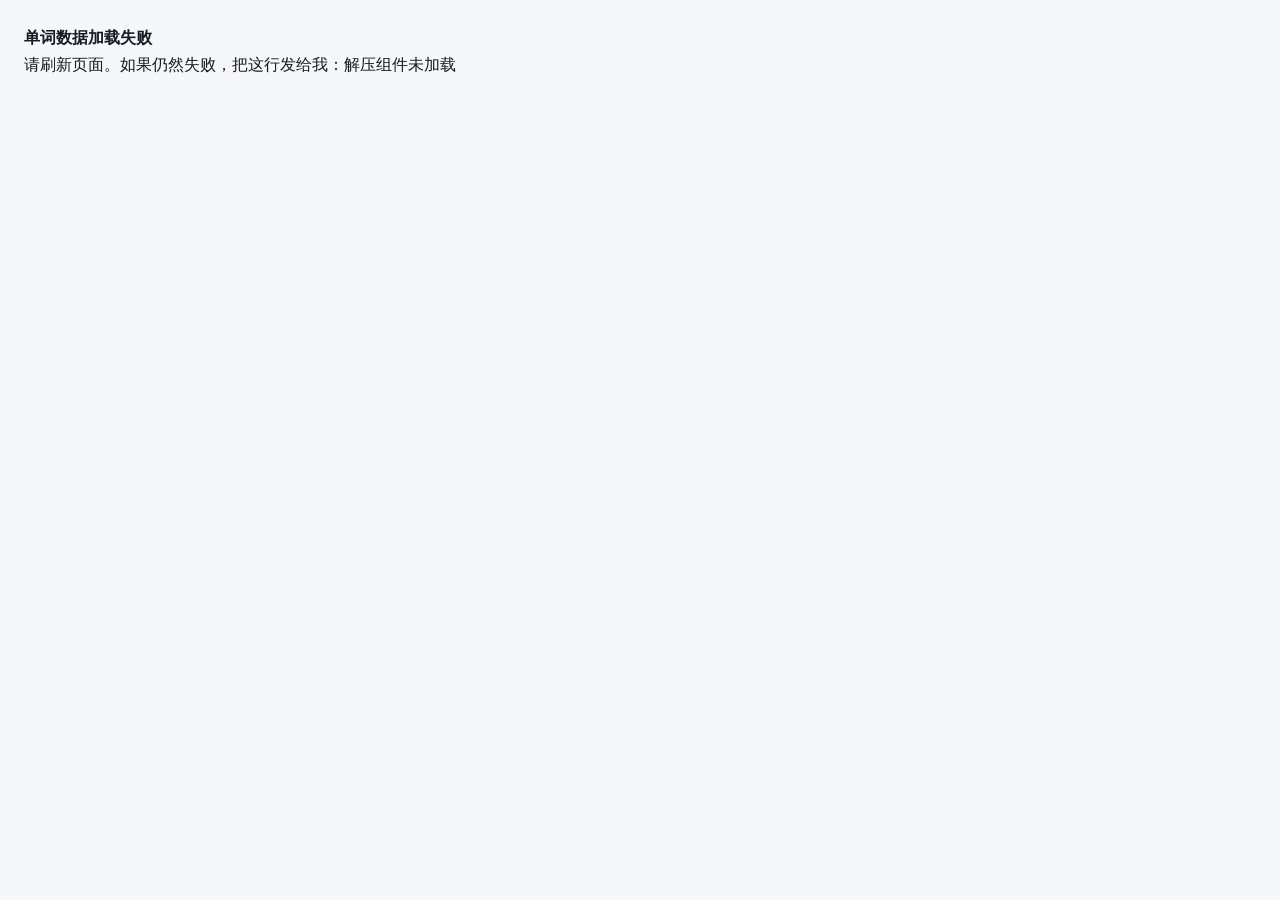
<file: vocab/index.html>
<!doctype html>
<html lang="zh-CN">
<head>
<meta charset="utf-8" />
<meta name="viewport" content="width=device-width,initial-scale=1,viewport-fit=cover" />
<meta name="theme-color" content="#f6f7fb" />
<title>阿阳 · 单词复习</title>
<link rel="stylesheet" href="style.css?v=7" />
</head>
<body>
<div class="wrap">
  <div class="top">
    <div class="brand"><h1>阿阳 · 单词复习</h1><p>来自「不背单词」已学词表 · 离线可用</p></div>
    <div class="pill"><b id="totalCount">1248</b> 个已学单词</div>
  </div>
  <div class="tabs">
    <button class="tab active" data-view="random">随机抽样</button>
    <button class="tab" data-view="confuse">易混淆</button>
    <button class="tab" data-view="weak">薄弱词</button>
    <button class="tab" data-view="fav">⭐ 生词本</button>
    <button class="tab" data-view="all">全部词库</button>
  </div>
  <div class="grid">
    <section class="panel main">
      <div id="view-random">
        <div class="row between"><div><div class="kicker">Random Review</div><div class="muted small" id="sessionInfo">随机抽样</div></div><div class="toolbar"><select id="sampleSize"><option>10</option><option selected>20</option><option>30</option><option>50</option></select><button class="btn soft" id="newSession">重新抽样</button></div></div>
        <div class="progress"><i id="randomProgress"></i></div>
        <div class="word-head"><div class="word" id="randomWord">—</div><button class="favorite-btn" id="randomFavorite" aria-label="收藏当前单词" title="收藏当前单词">☆</button></div>
        <div class="meaning cover" id="randomMeaning"><span>先回忆，点击显示意思</span></div>
        <div class="actions"><button class="btn good" data-grade="know">1 · 会</button><button class="btn warn" data-grade="vague">2 · 模糊</button><button class="btn bad" data-grade="forgot">3 · 忘了</button></div>
        <div class="row between" style="margin-top:16px"><button class="btn soft" id="randomPrev">← 上一个</button><button class="btn primary" id="randomNext">下一个 →</button></div>
      </div>
      <div id="view-confuse" class="hidden">
        <div class="row between"><div><div class="kicker">Confusable Words</div><div class="muted small"><span id="groupNo">1</span> / <span id="groupTotal"></span> 组</div></div><div class="row"><button class="btn soft" id="favoriteGroup">☆ 收藏整组</button><button class="btn soft" id="shuffleGroups">打乱</button></div></div>
        <div class="progress"><i id="groupProgress"></i></div>
        <div class="group" id="confuseGroup"></div>
        <div class="hint">先自己说意思，再点下方对应单词查看。这里优先放“长得像、特别容易串”的词。</div>
        <div class="group-meanings" id="confuseMeanings" style="margin-top:14px"></div>
        <div class="row between" style="margin-top:18px"><button class="btn soft" id="groupPrev">← 上一组</button><button class="btn primary" id="groupNext">下一组 →</button></div>
      </div>
      <div id="view-weak" class="hidden">
        <div class="row between"><div><div class="kicker">Weak Words</div><div class="muted small">只抽你标记为「模糊 / 忘了」的词</div></div><button class="btn primary" id="startWeak">开始复习</button></div>
        <div id="weakArea"><div class="empty">目前还没有薄弱词。随机抽样时标记「模糊 / 忘了」后会自动出现在这里。</div></div>
      </div>
      <div id="view-fav" class="hidden">
        <div class="row between"><div><div class="kicker">Favorite Words</div><div class="muted small"><span id="favCount">0</span> 个收藏词 · <span id="favGroupCount">0</span> 个收藏易混组</div></div><button class="btn primary" id="startFav">随机复习</button></div>
        <div id="favArea"><div class="empty">还没有收藏。看到想反复复习的词，点 ☆ 就会放进这里。</div></div>
      </div>
      <div id="view-all" class="hidden">
        <div class="row between"><div><div class="kicker">All Words</div><div class="muted small">1248 个已学单词</div></div><div class="toolbar"><input id="allFilter" placeholder="搜索单词" /></div></div>
        <div class="sep"></div><div class="wordlist" id="wordList"></div>
      </div>
    </section>
    <aside class="panel side">
      <h3 class="section-title">复习记录</h3>
      <div class="statgrid"><div class="stat"><b id="statKnow">0</b><span>会</span></div><div class="stat"><b id="statVague">0</b><span>模糊</span></div><div class="stat"><b id="statForgot">0</b><span>忘了</span></div><div class="stat"><b id="statFav">0</b><span>收藏</span></div></div>
      <div class="sep"></div>
      <h3 class="section-title">查单词</h3>
      <div class="search"><input id="searchInput" placeholder="输入英文" /><button class="btn soft" id="searchBtn">查</button></div><div class="result" id="searchResult"></div>
      <div class="sep"></div>
      <h3 class="section-title">进度备份</h3>
      <button class="btn soft" id="exportBtn">导出复习进度</button><button class="btn soft" id="importBtn">导入复习进度</button><input type="file" id="importFile" accept="application/json" class="hidden" />
      <div class="sep"></div>
      <div class="hint">手机直接点按钮即可；电脑可用 <b>空格</b>显示意思，<b>1/2/3</b>标记会/模糊/忘了。</div>
    </aside>
  </div>
</div>
<script src="data1.js?v=7"></script>
<script src="data2.js?v=7"></script>
<script src="data3.js?v=7"></script>
<script src="data4.js?v=7"></script>
<script src="data5.js?v=7"></script>
<script src="data6.js?v=7"></script>
<script src="data7.js?v=7"></script>
<script src="data8.js?v=7"></script>
<script src="data9.js?v=7"></script>
<script src="groups.js?v=7"></script>
<script src="pako_inflate.min.js?v=7"></script>
<script src="app.js?v=7"></script>
</body></html>
</file>
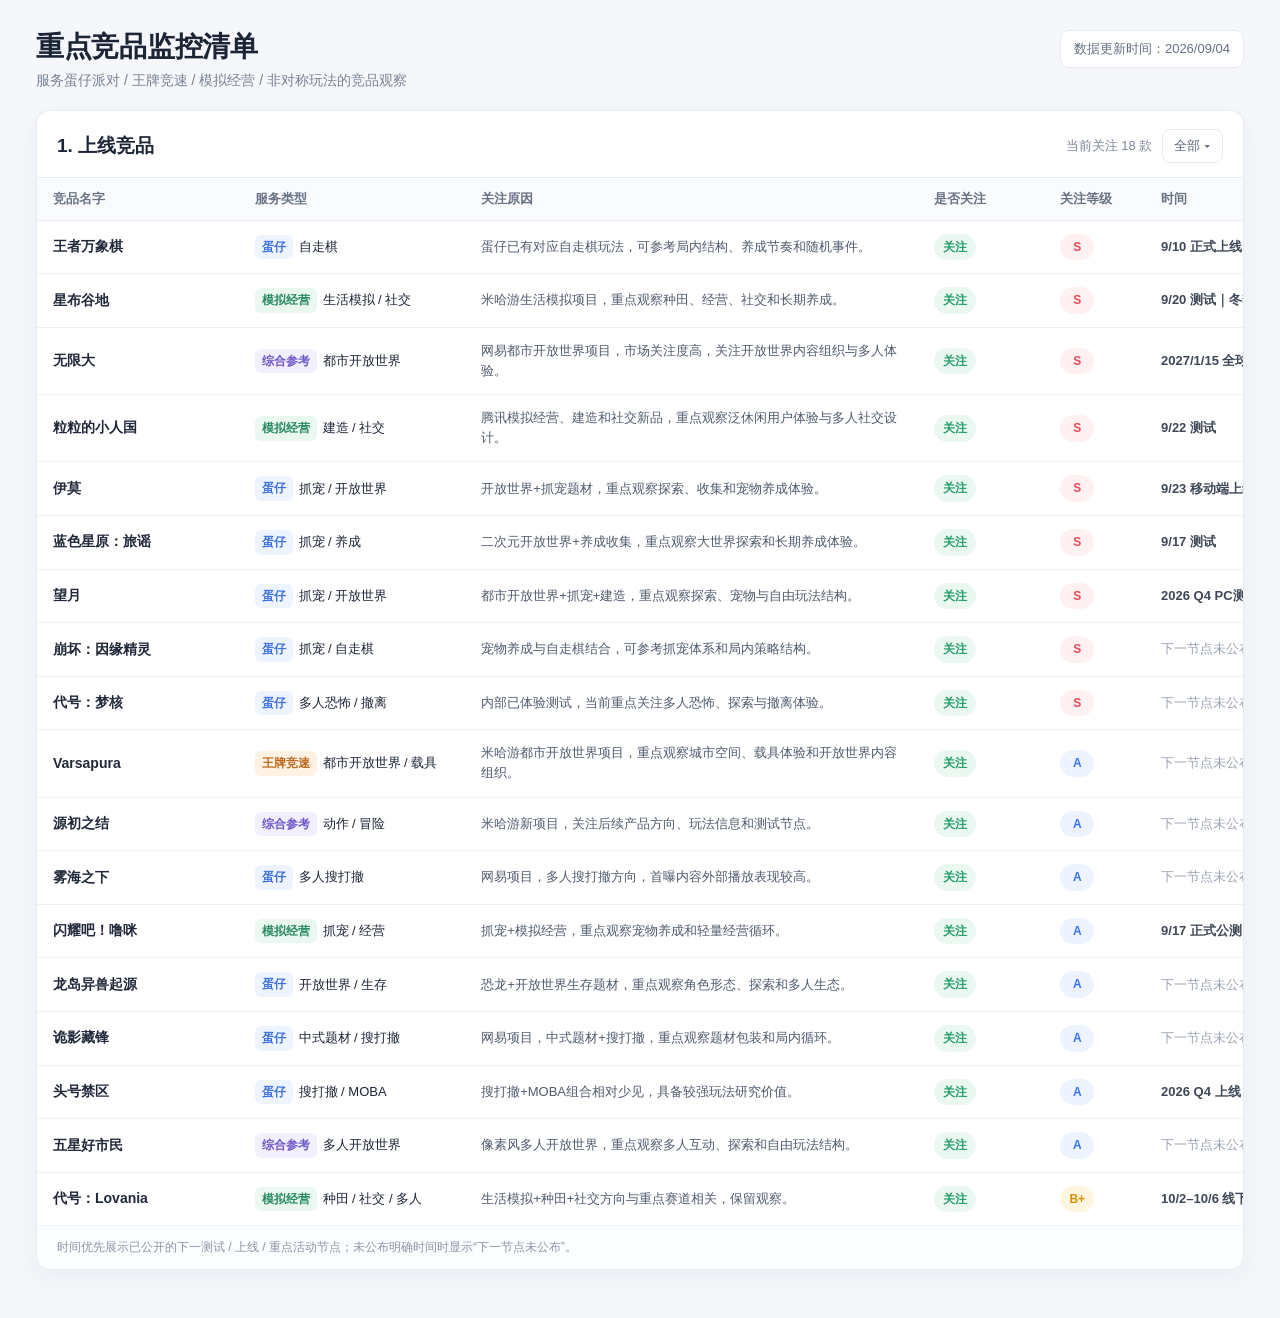
<file: competitor-monitor.html>
<!DOCTYPE html>
<html lang="zh-CN">
<head>
<meta charset="UTF-8" />
<meta name="viewport" content="width=device-width, initial-scale=1.0" />
<title>重点竞品监控清单</title>
<style>
:root{
  --bg:#f5f7fb;--card:#fff;--text:#1c2536;--muted:#788395;--line:#e6ebf2;
  --blue:#3974f6;--blue-soft:#edf4ff;--green:#239f69;--green-soft:#eaf8f1;
  --red:#e34d58;--red-soft:#fff0f2;--amber:#d99000;--amber-soft:#fff6df;
  --purple:#7158c9;--purple-soft:#f2efff;
}
*{box-sizing:border-box}
body{margin:0;background:var(--bg);font-family:-apple-system,BlinkMacSystemFont,"Segoe UI","PingFang SC","Microsoft YaHei",Arial,sans-serif;color:var(--text)}
.page{max-width:1500px;margin:0 auto;padding:30px 36px 48px}
.top{display:flex;justify-content:space-between;gap:20px;align-items:flex-start;margin-bottom:20px}
h1{font-size:28px;line-height:1.2;margin:0 0 8px;font-weight:800;letter-spacing:-.3px}
.sub{font-size:14px;color:var(--muted)}
.update{font-size:13px;color:#657083;background:white;border:1px solid var(--line);padding:9px 13px;border-radius:9px;white-space:nowrap}
.card{background:var(--card);border:1px solid var(--line);border-radius:14px;box-shadow:0 8px 24px rgba(39,54,85,.05);overflow:hidden}
.card-head{display:flex;align-items:center;justify-content:space-between;padding:18px 20px 14px;border-bottom:1px solid var(--line)}
.title{font-size:19px;font-weight:800}
.meta{display:flex;align-items:center;gap:10px;color:#7b8596;font-size:13px}
.select{border:1px solid var(--line);background:#fff;border-radius:8px;padding:7px 11px;color:#5f6a7b;font-size:13px}
.table-wrap{overflow:auto}
table{width:100%;border-collapse:collapse;min-width:1260px}
th{background:#fafbfd;color:#687386;font-size:13px;font-weight:700;text-align:left;padding:12px 16px;border-bottom:1px solid var(--line);white-space:nowrap}
td{font-size:13px;padding:13px 16px;border-bottom:1px solid #edf1f6;vertical-align:middle;line-height:1.55}
tbody tr:hover{background:#fbfdff}
.game{font-size:14px;font-weight:750;color:#20283a;white-space:nowrap}
.service{display:inline-flex;align-items:center;gap:6px;flex-wrap:wrap}
.tag{display:inline-flex;align-items:center;border-radius:6px;padding:3px 7px;font-weight:700;font-size:12px;background:var(--blue-soft);color:#3c70df}
.tag.sim{background:#eaf8f1;color:#298a62}
.tag.race{background:#fff2e5;color:#bd681c}
.tag.general{background:var(--purple-soft);color:var(--purple)}
.reason{color:#4f5b6e;max-width:460px}
.focus{display:inline-flex;border-radius:999px;padding:4px 9px;font-size:12px;font-weight:700;background:var(--green-soft);color:var(--green)}
.level{display:inline-flex;justify-content:center;min-width:34px;border-radius:999px;padding:4px 9px;font-size:12px;font-weight:800}
.S{background:var(--red-soft);color:var(--red)}
.A{background:var(--blue-soft);color:var(--blue)}
.Bp{background:var(--amber-soft);color:var(--amber)}
.time{font-weight:650;color:#3f4858;white-space:nowrap}
.pending{color:#9aa3b2;font-weight:500}
.note{padding:13px 20px;background:#fcfdff;color:#8a94a4;font-size:12px}
@media(max-width:900px){.page{padding:20px 14px}.top{flex-direction:column}.update{align-self:flex-start}}
</style>
</head>
<body>
<div class="page">
  <div class="top">
    <div>
      <h1>重点竞品监控清单</h1>
      <div class="sub">服务蛋仔派对 / 王牌竞速 / 模拟经营 / 非对称玩法的竞品观察</div>
    </div>
    <div class="update">数据更新时间：2026/09/04</div>
  </div>

  <section class="card">
    <div class="card-head">
      <div class="title">1. 上线竞品</div>
      <div class="meta"><span>当前关注 18 款</span><button class="select">全部 ▾</button></div>
    </div>
    <div class="table-wrap">
      <table>
        <thead>
          <tr>
            <th style="width:16%">竞品名字</th>
            <th style="width:18%">服务类型</th>
            <th style="width:36%">关注原因</th>
            <th style="width:10%">是否关注</th>
            <th style="width:8%">关注等级</th>
            <th style="width:12%">时间</th>
          </tr>
        </thead>
        <tbody>
          <tr><td class="game">王者万象棋</td><td><span class="service"><span class="tag">蛋仔</span> 自走棋</span></td><td class="reason">蛋仔已有对应自走棋玩法，可参考局内结构、养成节奏和随机事件。</td><td><span class="focus">关注</span></td><td><span class="level S">S</span></td><td class="time">9/10 正式上线</td></tr>
          <tr><td class="game">星布谷地</td><td><span class="service"><span class="tag sim">模拟经营</span> 生活模拟 / 社交</span></td><td class="reason">米哈游生活模拟项目，重点观察种田、经营、社交和长期养成。</td><td><span class="focus">关注</span></td><td><span class="level S">S</span></td><td class="time">9/20 测试｜冬季公测</td></tr>
          <tr><td class="game">无限大</td><td><span class="service"><span class="tag general">综合参考</span> 都市开放世界</span></td><td class="reason">网易都市开放世界项目，市场关注度高，关注开放世界内容组织与多人体验。</td><td><span class="focus">关注</span></td><td><span class="level S">S</span></td><td class="time">2027/1/15 全球上线</td></tr>
          <tr><td class="game">粒粒的小人国</td><td><span class="service"><span class="tag sim">模拟经营</span> 建造 / 社交</span></td><td class="reason">腾讯模拟经营、建造和社交新品，重点观察泛休闲用户体验与多人社交设计。</td><td><span class="focus">关注</span></td><td><span class="level S">S</span></td><td class="time">9/22 测试</td></tr>
          <tr><td class="game">伊莫</td><td><span class="service"><span class="tag">蛋仔</span> 抓宠 / 开放世界</span></td><td class="reason">开放世界+抓宠题材，重点观察探索、收集和宠物养成体验。</td><td><span class="focus">关注</span></td><td><span class="level S">S</span></td><td class="time">9/23 移动端上线</td></tr>
          <tr><td class="game">蓝色星原：旅谣</td><td><span class="service"><span class="tag">蛋仔</span> 抓宠 / 养成</span></td><td class="reason">二次元开放世界+养成收集，重点观察大世界探索和长期养成体验。</td><td><span class="focus">关注</span></td><td><span class="level S">S</span></td><td class="time">9/17 测试</td></tr>
          <tr><td class="game">望月</td><td><span class="service"><span class="tag">蛋仔</span> 抓宠 / 开放世界</span></td><td class="reason">都市开放世界+抓宠+建造，重点观察探索、宠物与自由玩法结构。</td><td><span class="focus">关注</span></td><td><span class="level S">S</span></td><td class="time">2026 Q4 PC测试</td></tr>
          <tr><td class="game">崩坏：因缘精灵</td><td><span class="service"><span class="tag">蛋仔</span> 抓宠 / 自走棋</span></td><td class="reason">宠物养成与自走棋结合，可参考抓宠体系和局内策略结构。</td><td><span class="focus">关注</span></td><td><span class="level S">S</span></td><td class="time pending">下一节点未公布</td></tr>
          <tr><td class="game">代号：梦核</td><td><span class="service"><span class="tag">蛋仔</span> 多人恐怖 / 撤离</span></td><td class="reason">内部已体验测试，当前重点关注多人恐怖、探索与撤离体验。</td><td><span class="focus">关注</span></td><td><span class="level S">S</span></td><td class="time pending">下一节点未公布</td></tr>
          <tr><td class="game">Varsapura</td><td><span class="service"><span class="tag race">王牌竞速</span> 都市开放世界 / 载具</span></td><td class="reason">米哈游都市开放世界项目，重点观察城市空间、载具体验和开放世界内容组织。</td><td><span class="focus">关注</span></td><td><span class="level A">A</span></td><td class="time pending">下一节点未公布</td></tr>
          <tr><td class="game">源初之结</td><td><span class="service"><span class="tag general">综合参考</span> 动作 / 冒险</span></td><td class="reason">米哈游新项目，关注后续产品方向、玩法信息和测试节点。</td><td><span class="focus">关注</span></td><td><span class="level A">A</span></td><td class="time pending">下一节点未公布</td></tr>
          <tr><td class="game">雾海之下</td><td><span class="service"><span class="tag">蛋仔</span> 多人搜打撤</span></td><td class="reason">网易项目，多人搜打撤方向，首曝内容外部播放表现较高。</td><td><span class="focus">关注</span></td><td><span class="level A">A</span></td><td class="time pending">下一节点未公布</td></tr>
          <tr><td class="game">闪耀吧！噜咪</td><td><span class="service"><span class="tag sim">模拟经营</span> 抓宠 / 经营</span></td><td class="reason">抓宠+模拟经营，重点观察宠物养成和轻量经营循环。</td><td><span class="focus">关注</span></td><td><span class="level A">A</span></td><td class="time">9/17 正式公测</td></tr>
          <tr><td class="game">龙岛异兽起源</td><td><span class="service"><span class="tag">蛋仔</span> 开放世界 / 生存</span></td><td class="reason">恐龙+开放世界生存题材，重点观察角色形态、探索和多人生态。</td><td><span class="focus">关注</span></td><td><span class="level A">A</span></td><td class="time pending">下一节点未公布</td></tr>
          <tr><td class="game">诡影藏锋</td><td><span class="service"><span class="tag">蛋仔</span> 中式题材 / 搜打撤</span></td><td class="reason">网易项目，中式题材+搜打撤，重点观察题材包装和局内循环。</td><td><span class="focus">关注</span></td><td><span class="level A">A</span></td><td class="time pending">下一节点未公布</td></tr>
          <tr><td class="game">头号禁区</td><td><span class="service"><span class="tag">蛋仔</span> 搜打撤 / MOBA</span></td><td class="reason">搜打撤+MOBA组合相对少见，具备较强玩法研究价值。</td><td><span class="focus">关注</span></td><td><span class="level A">A</span></td><td class="time">2026 Q4 上线</td></tr>
          <tr><td class="game">五星好市民</td><td><span class="service"><span class="tag general">综合参考</span> 多人开放世界</span></td><td class="reason">像素风多人开放世界，重点观察多人互动、探索和自由玩法结构。</td><td><span class="focus">关注</span></td><td><span class="level A">A</span></td><td class="time pending">下一节点未公布</td></tr>
          <tr><td class="game">代号：Lovania</td><td><span class="service"><span class="tag sim">模拟经营</span> 种田 / 社交 / 多人</span></td><td class="reason">生活模拟+种田+社交方向与重点赛道相关，保留观察。</td><td><span class="focus">关注</span></td><td><span class="level Bp">B+</span></td><td class="time">10/2–10/6 线下参展</td></tr>
        </tbody>
      </table>
    </div>
    <div class="note">时间优先展示已公开的下一测试 / 上线 / 重点活动节点；未公布明确时间时显示“下一节点未公布”。</div>
  </section>
</div>
</body>
</html>
</file>
<file: vocab/style.css>
:root{--bg:#f6f7fb;--card:#fff;--text:#171923;--muted:#72778a;--line:#e8eaf1;--accent:#5b6cff;--accent2:#eef0ff;--good:#2f9e69;--warn:#d58a13;--bad:#d9485f;--shadow:0 12px 40px rgba(27,31,59,.08)}
*{box-sizing:border-box} body{margin:0;background:var(--bg);color:var(--text);font-family:Inter,"PingFang SC","Microsoft YaHei",system-ui,sans-serif}
button,input,select{font:inherit}.wrap{max-width:1120px;margin:0 auto;padding:28px 18px 60px}.top{display:flex;align-items:flex-start;justify-content:space-between;gap:16px;margin-bottom:18px}.brand h1{margin:0 0 6px;font-size:28px}.brand p{margin:0;color:var(--muted);font-size:14px}.pill{background:var(--card);border:1px solid var(--line);border-radius:999px;padding:9px 13px;color:var(--muted);box-shadow:var(--shadow)}
.tabs{display:flex;gap:8px;flex-wrap:wrap;background:var(--card);padding:8px;border:1px solid var(--line);border-radius:16px;box-shadow:var(--shadow);margin-bottom:18px}.tab{border:0;background:transparent;padding:10px 14px;border-radius:11px;color:var(--muted);cursor:pointer;font-weight:700}.tab.active{background:var(--accent2);color:var(--accent)}
.grid{display:grid;grid-template-columns:1.45fr .55fr;gap:18px}.panel{background:var(--card);border:1px solid var(--line);border-radius:20px;box-shadow:var(--shadow)}.main{padding:26px;min-height:520px}.side{padding:20px}.hidden{display:none!important}
.row{display:flex;align-items:center;gap:10px;flex-wrap:wrap}.between{justify-content:space-between}.muted{color:var(--muted)}.small{font-size:13px}.kicker{font-size:13px;color:var(--accent);font-weight:800;letter-spacing:.06em;text-transform:uppercase}.progress{height:8px;background:#eef0f5;border-radius:999px;overflow:hidden;margin:12px 0 24px}.progress>i{display:block;height:100%;background:var(--accent);width:0%;border-radius:999px}
.word{font-size:46px;line-height:1.15;font-weight:850;letter-spacing:-.02em;margin:34px 0 16px;word-break:break-word}.meaning{font-size:18px;line-height:1.7;background:#f8f9fc;border:1px solid var(--line);border-radius:14px;padding:16px 18px;min-height:70px}.meaning.cover{display:flex;align-items:center;justify-content:center;color:var(--muted);cursor:pointer;user-select:none}.meaning.cover span{border-bottom:1px dashed #aaa}.actions{display:grid;grid-template-columns:repeat(3,1fr);gap:10px;margin-top:18px}.btn{border:1px solid var(--line);background:#fff;border-radius:12px;padding:12px 14px;cursor:pointer;font-weight:750}.btn:hover{filter:brightness(.985)}.btn.good{border-color:#ccebdc;color:var(--good);background:#f5fcf8}.btn.warn{border-color:#f1dfb9;color:var(--warn);background:#fffaf0}.btn.bad{border-color:#f3ced5;color:var(--bad);background:#fff7f8}.btn.primary{background:var(--accent);border-color:var(--accent);color:#fff}.btn.soft{background:#f7f8fc}
.group{display:flex;gap:10px;flex-wrap:wrap;margin:22px 0}.chip{border:1px solid var(--line);background:#fff;border-radius:999px;padding:10px 14px;font-size:18px;font-weight:800;cursor:pointer}.chip.active{border-color:#bfc6ff;background:var(--accent2);color:var(--accent)}.group-meanings{display:grid;gap:10px}.group-item{border:1px solid var(--line);border-radius:14px;padding:14px}.group-item strong{font-size:19px}.group-item .m{margin-top:7px;color:#4a4f61;line-height:1.6}.masked .m{filter:blur(8px);user-select:none}.masked{cursor:pointer}.masked::after{content:'点击显示';display:inline-block;margin-top:7px;font-size:12px;color:var(--muted)}
.statgrid{display:grid;grid-template-columns:repeat(2,1fr);gap:10px;margin-top:10px}.stat{background:#f8f9fc;border:1px solid var(--line);padding:14px;border-radius:14px}.stat b{display:block;font-size:24px}.stat span{font-size:12px;color:var(--muted)}.sep{height:1px;background:var(--line);margin:18px 0}.section-title{font-weight:800;margin:0 0 10px}.side .btn{width:100%;margin-top:8px}.search{display:flex;gap:8px}.search input{width:100%;border:1px solid var(--line);border-radius:11px;padding:10px 12px;outline:none}.search input:focus{border-color:#bac2ff}.result{margin-top:10px;font-size:14px;line-height:1.6}.hint{background:#f8f9fc;border:1px solid var(--line);border-radius:12px;padding:11px 12px;font-size:12px;color:var(--muted);line-height:1.6}
.wordlist{display:grid;grid-template-columns:repeat(4,1fr);gap:8px;max-height:520px;overflow:auto;padding-right:4px}.wordcell{border:1px solid var(--line);border-radius:10px;padding:9px 10px;background:#fff;cursor:pointer;display:flex;justify-content:space-between;gap:6px}.wordcell:hover{border-color:#cbd0ff}.wordcell em{font-style:normal;color:#aaa;font-size:11px}.tag{font-size:11px;border-radius:999px;padding:2px 7px}.tag.know{background:#edf9f3;color:var(--good)}.tag.vague{background:#fff7e7;color:var(--warn)}.tag.forgot{background:#fff0f2;color:var(--bad)}
.toolbar{display:flex;gap:8px;align-items:center;flex-wrap:wrap}.toolbar select,.toolbar input{border:1px solid var(--line);border-radius:10px;padding:9px 10px;background:#fff}.empty{padding:50px 0;text-align:center;color:var(--muted)}
.favorite-btn{min-width:46px;min-height:46px;border:1px solid var(--line);background:#fff;border-radius:12px;font-size:22px;cursor:pointer;display:inline-flex;align-items:center;justify-content:center;color:#9a9fb0}.favorite-btn.on{color:#e0a000;background:#fff9e8;border-color:#f0d78b}.word-head{display:flex;align-items:center;justify-content:space-between;gap:14px}.word-head .word{flex:1}.group-item-head{display:flex;align-items:center;justify-content:space-between;gap:10px}.group-item-head .favorite-btn{min-width:40px;min-height:40px;font-size:19px}.fav-badge{color:#d69b00;font-size:14px}.tabs::-webkit-scrollbar{display:none}
@media(max-width:800px){body{font-size:16px}.wrap{padding:12px 10px 28px}.top{flex-direction:row;align-items:center;margin-bottom:10px}.brand h1{font-size:21px;margin-bottom:3px}.brand p{font-size:11px}.pill{padding:7px 10px;font-size:12px;white-space:nowrap}.tabs{position:sticky;top:0;z-index:20;flex-wrap:nowrap;overflow-x:auto;-webkit-overflow-scrolling:touch;border-radius:12px;padding:6px;margin:0 -2px 10px;box-shadow:0 5px 18px rgba(27,31,59,.08)}.tab{flex:0 0 auto;padding:10px 12px;min-height:44px}.grid{grid-template-columns:1fr;gap:10px}.main{padding:16px 14px;min-height:auto}.side{padding:16px 14px}.word{font-size:40px;margin:26px 0 12px}.meaning{font-size:17px;padding:15px 14px;min-height:76px}.actions{grid-template-columns:repeat(3,1fr);gap:7px}.btn{min-height:46px;padding:10px 9px;border-radius:11px}.row.between{gap:8px}.toolbar{gap:6px}.toolbar select,.toolbar input{min-height:44px;max-width:150px}.group{gap:8px;margin:18px 0}.chip{padding:10px 12px;font-size:17px;min-height:44px}.group-item{padding:12px}.wordlist{grid-template-columns:1fr;max-height:none}.wordcell{min-height:48px;align-items:center;padding:11px 12px}.statgrid{grid-template-columns:repeat(4,1fr);gap:6px}.stat{padding:10px 6px;text-align:center}.stat b{font-size:20px}.stat span{font-size:10px}.search input{min-height:46px}.hint{font-size:12px}.favorite-btn{min-width:48px;min-height:48px}.word-head{align-items:center}.side{order:2}}
@media(max-width:370px){.brand p{display:none}.word{font-size:36px}.btn{font-size:14px}.tab{padding:9px 10px}.pill{font-size:11px}.actions{gap:5px}}
</file>
